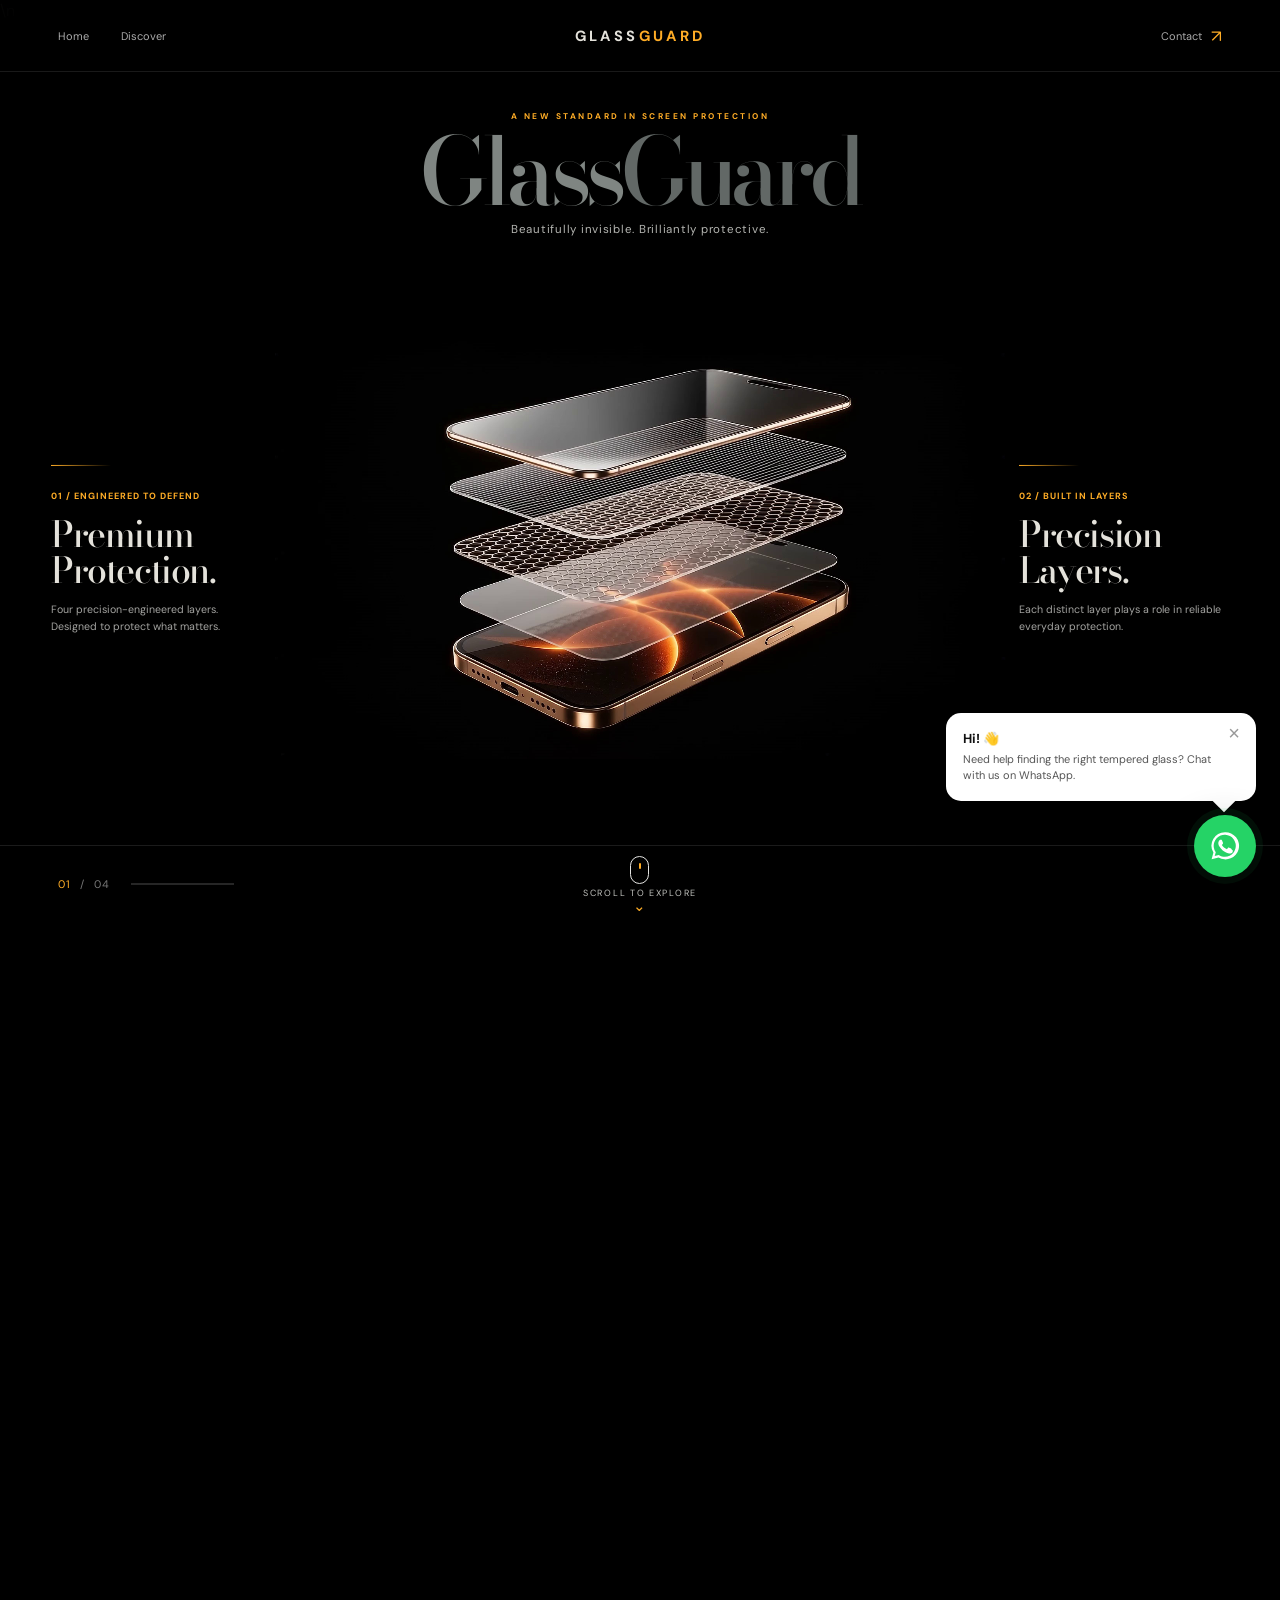
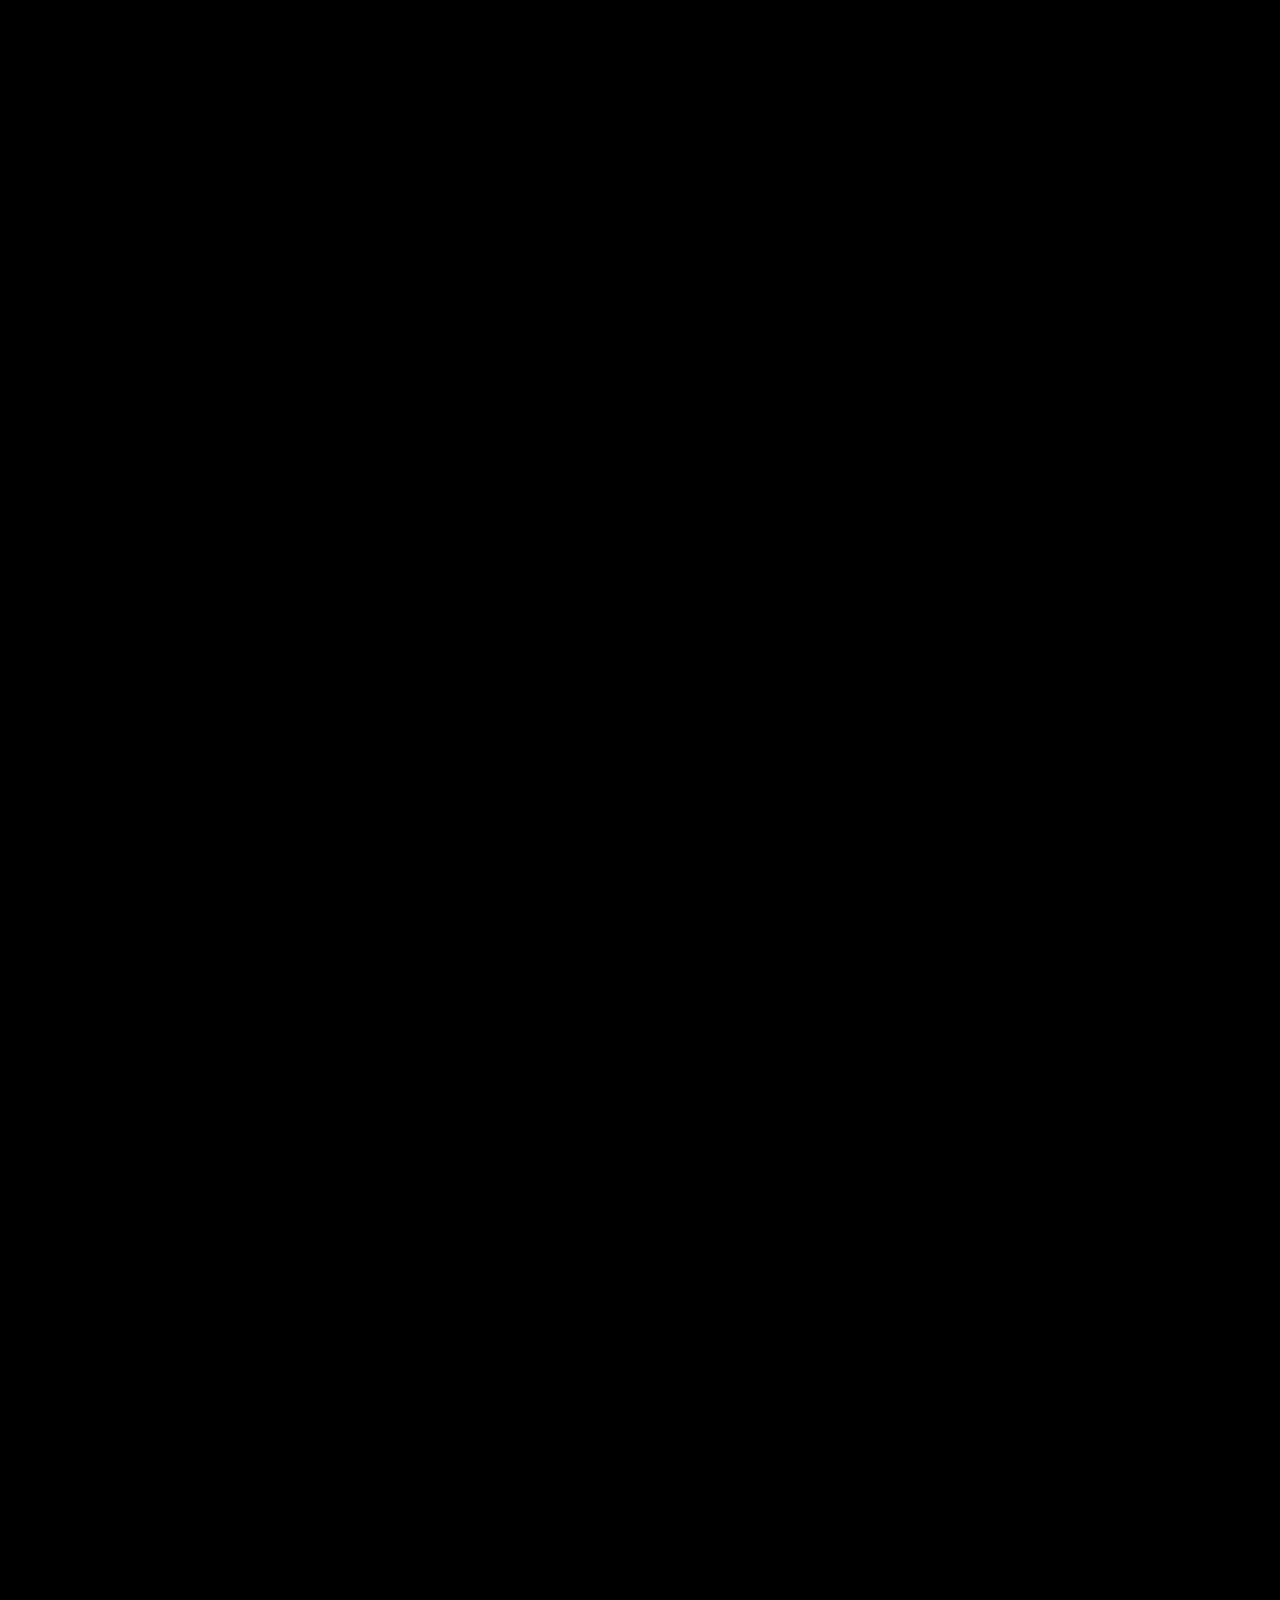
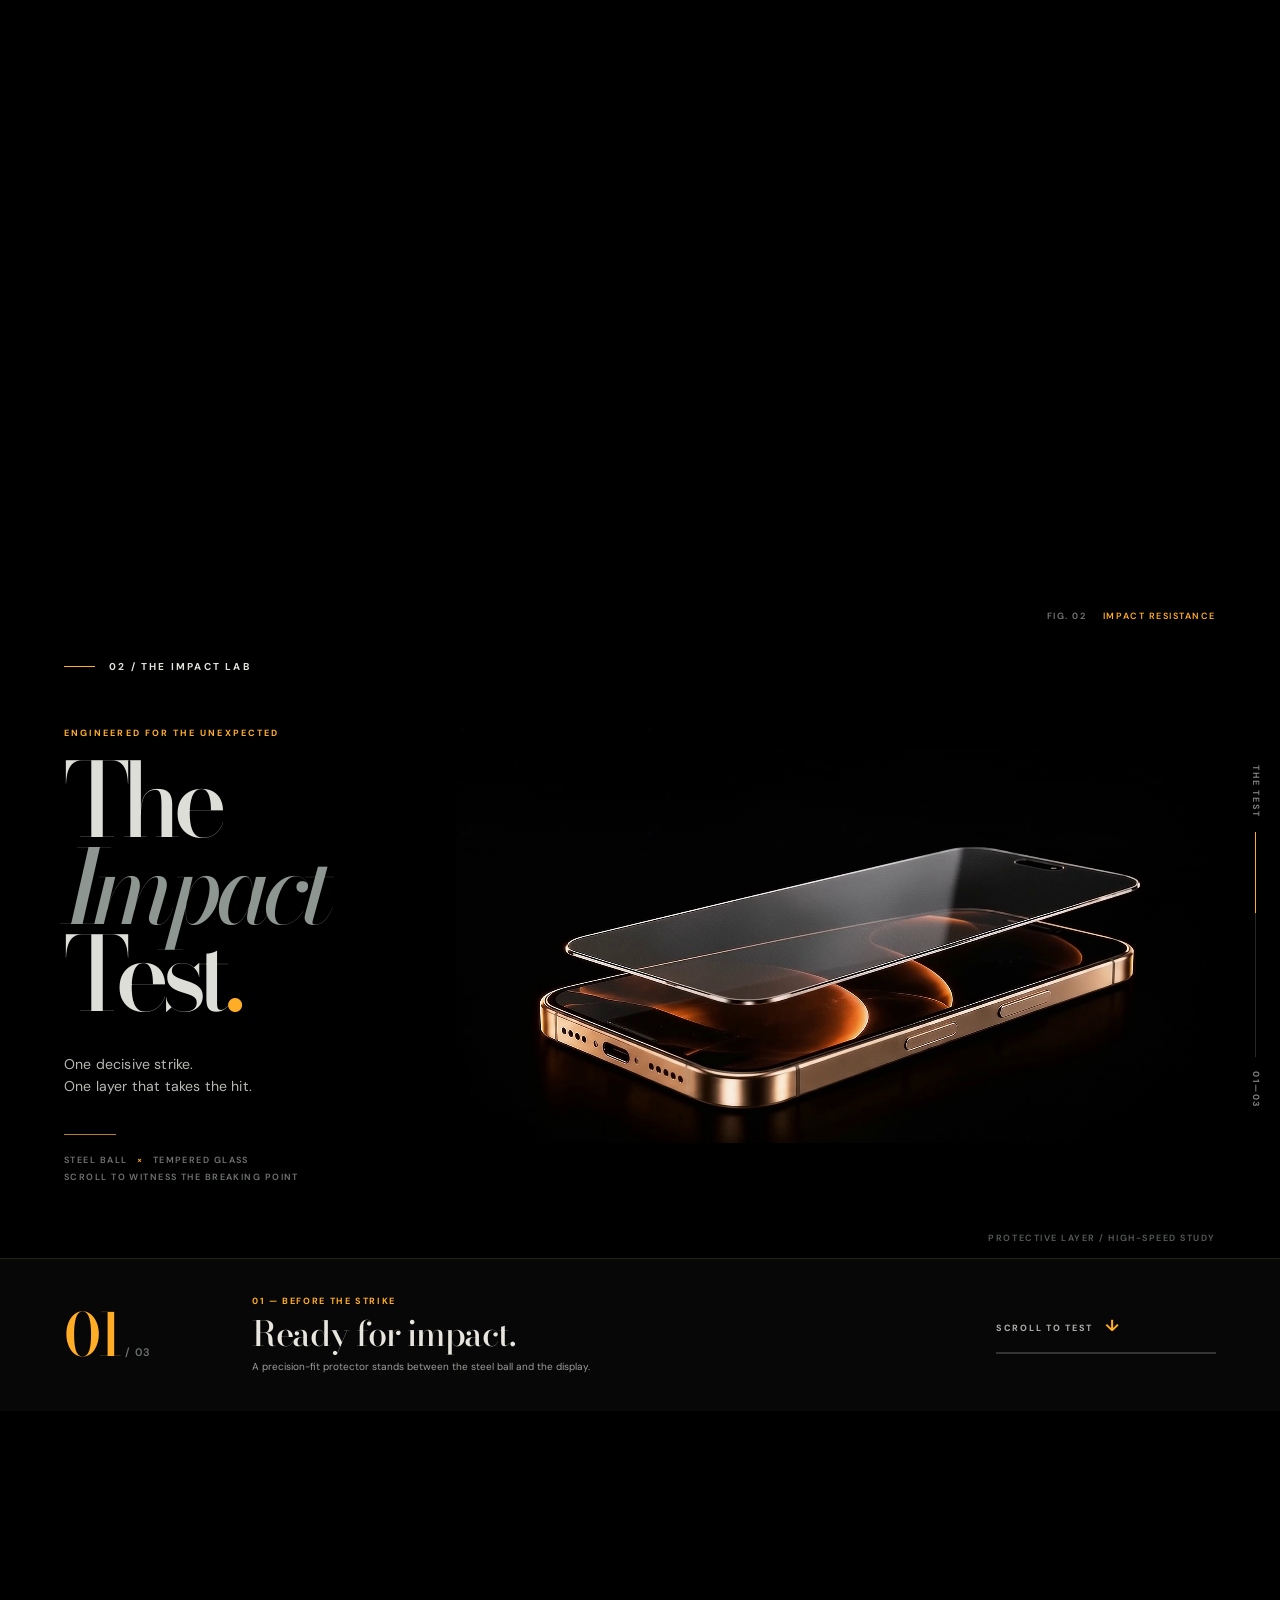
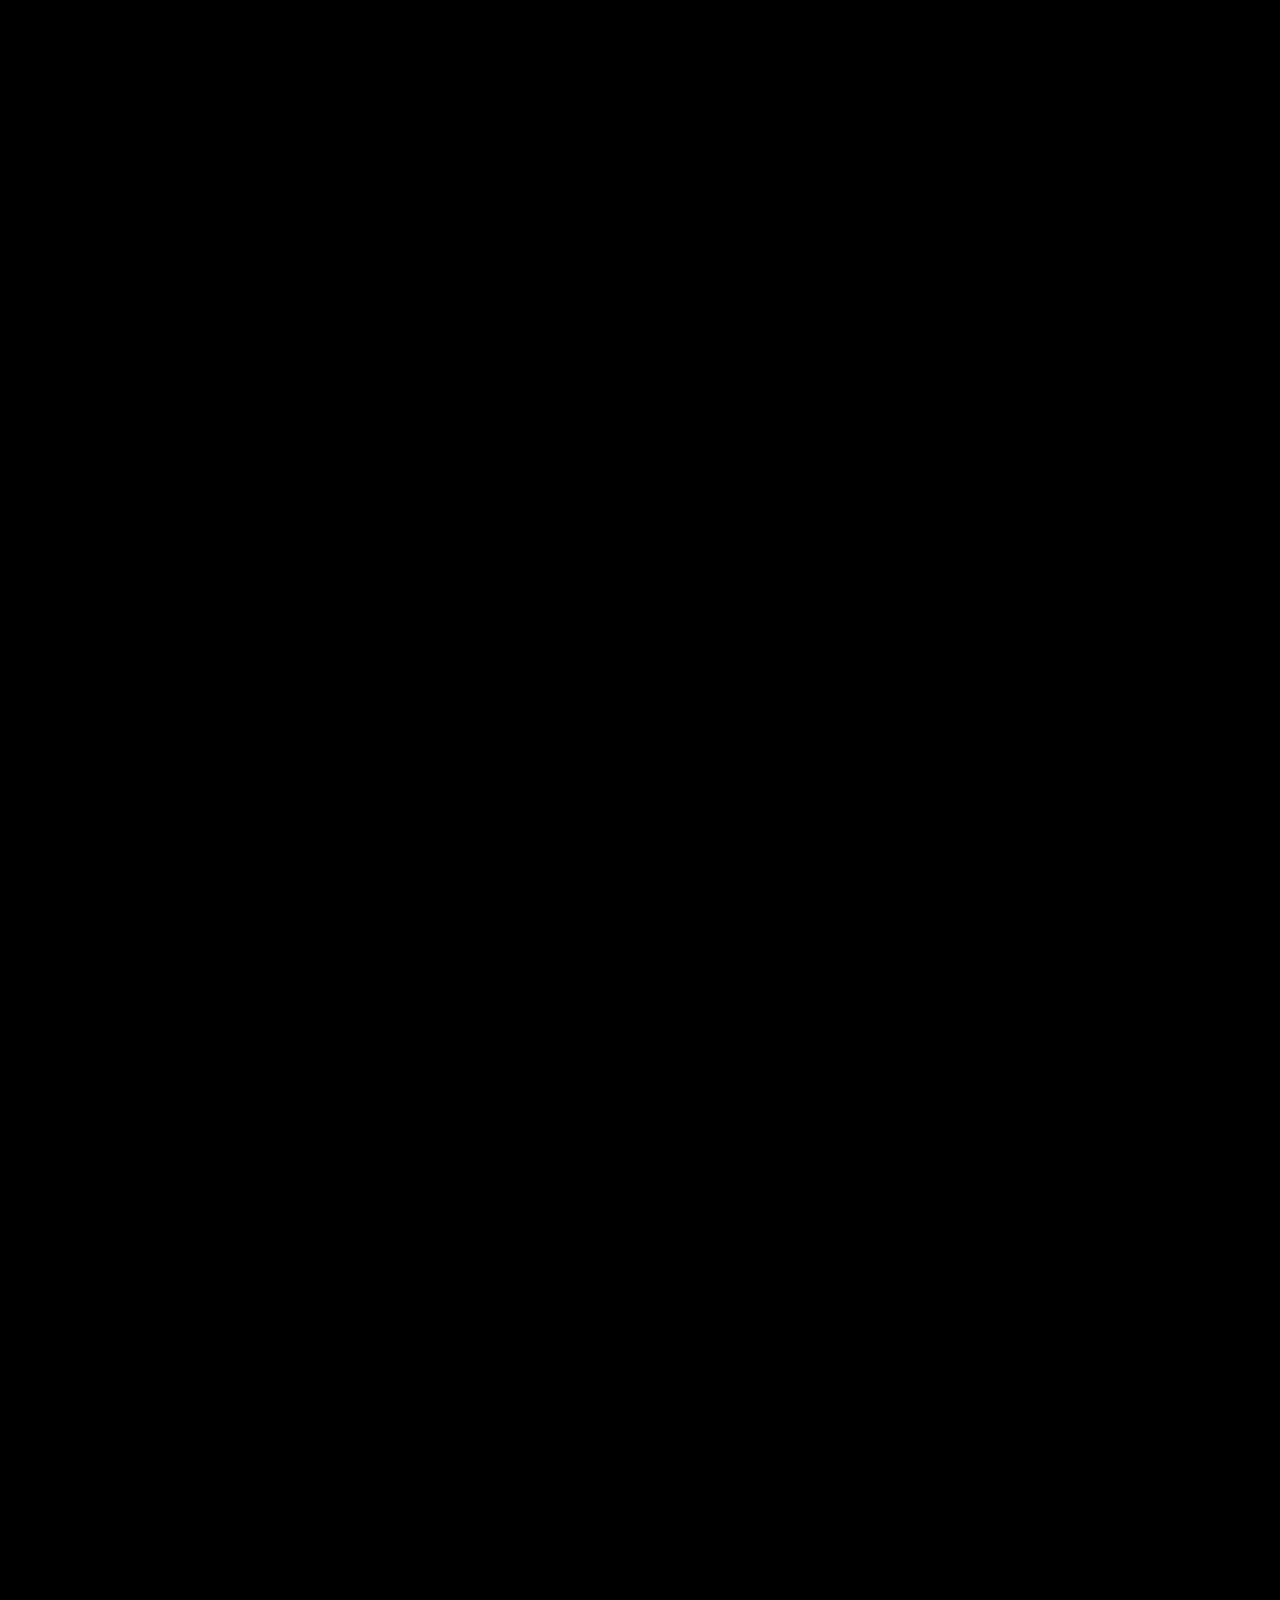
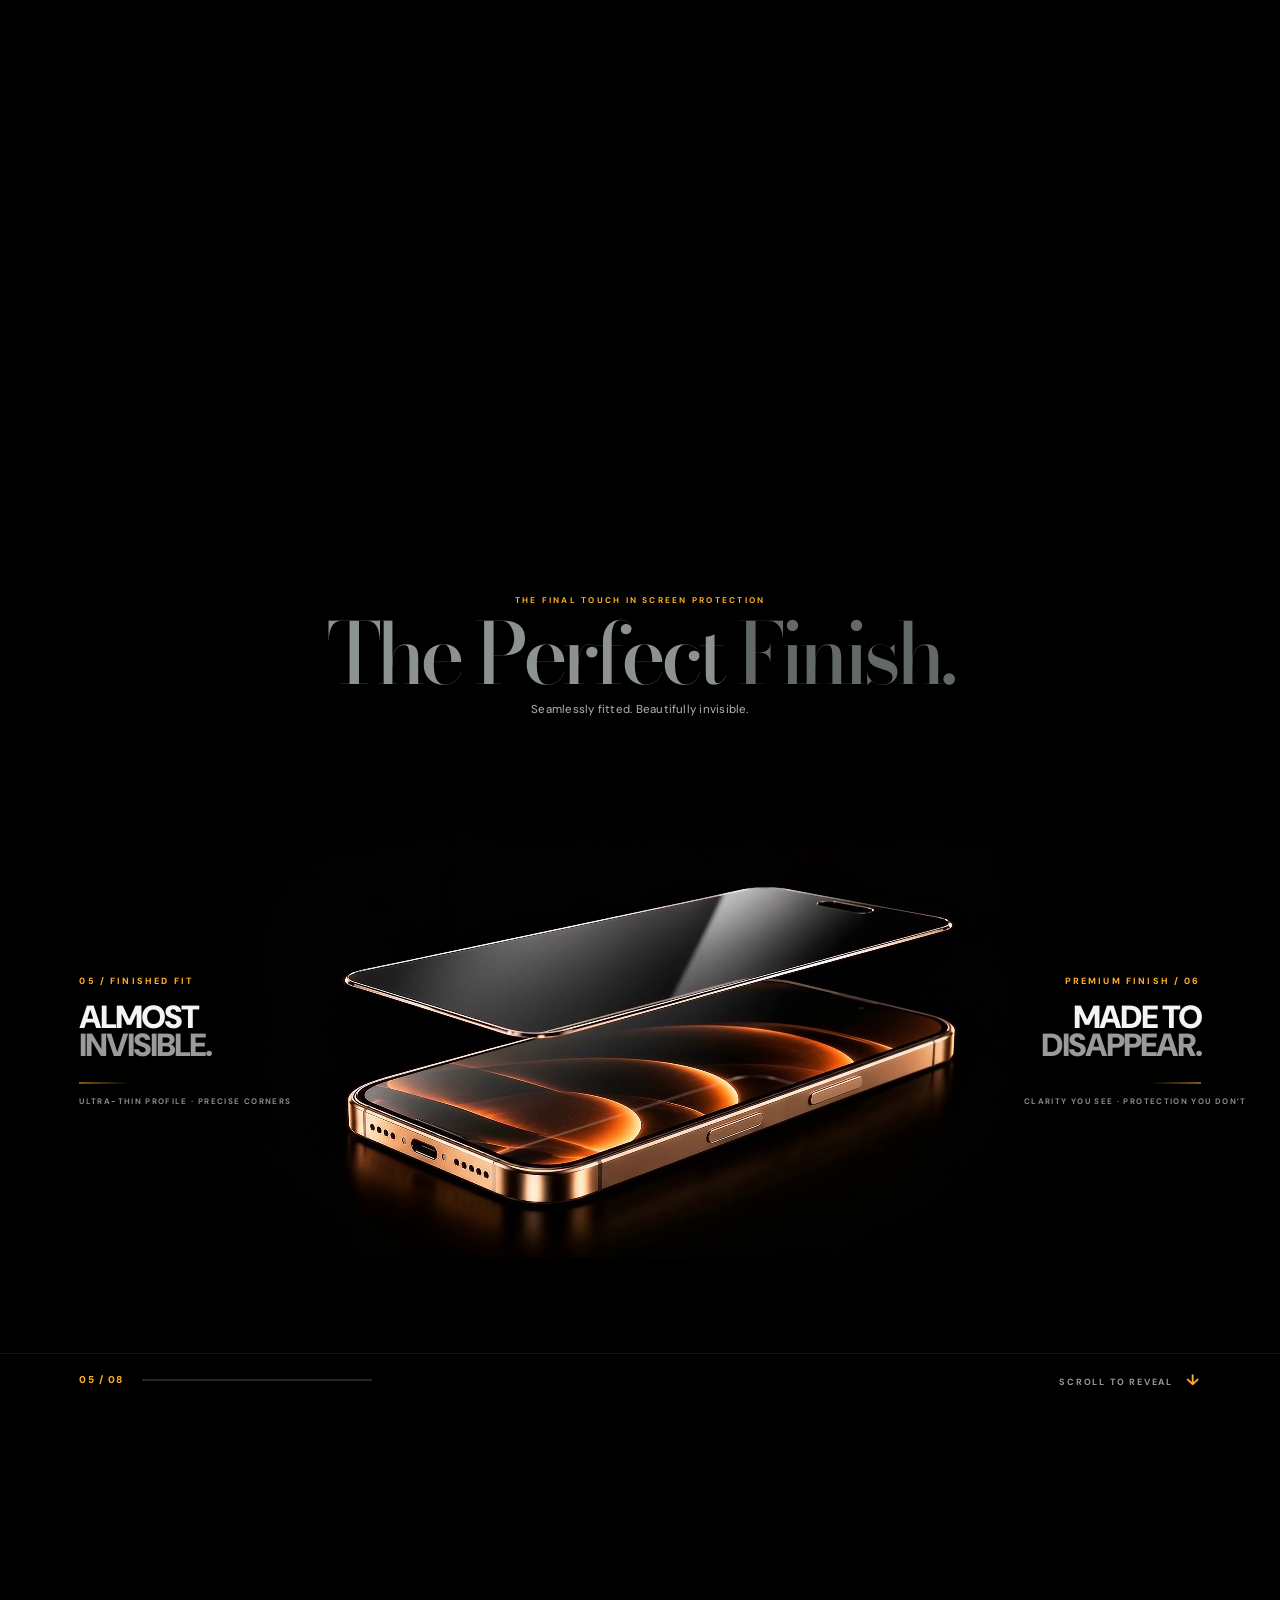
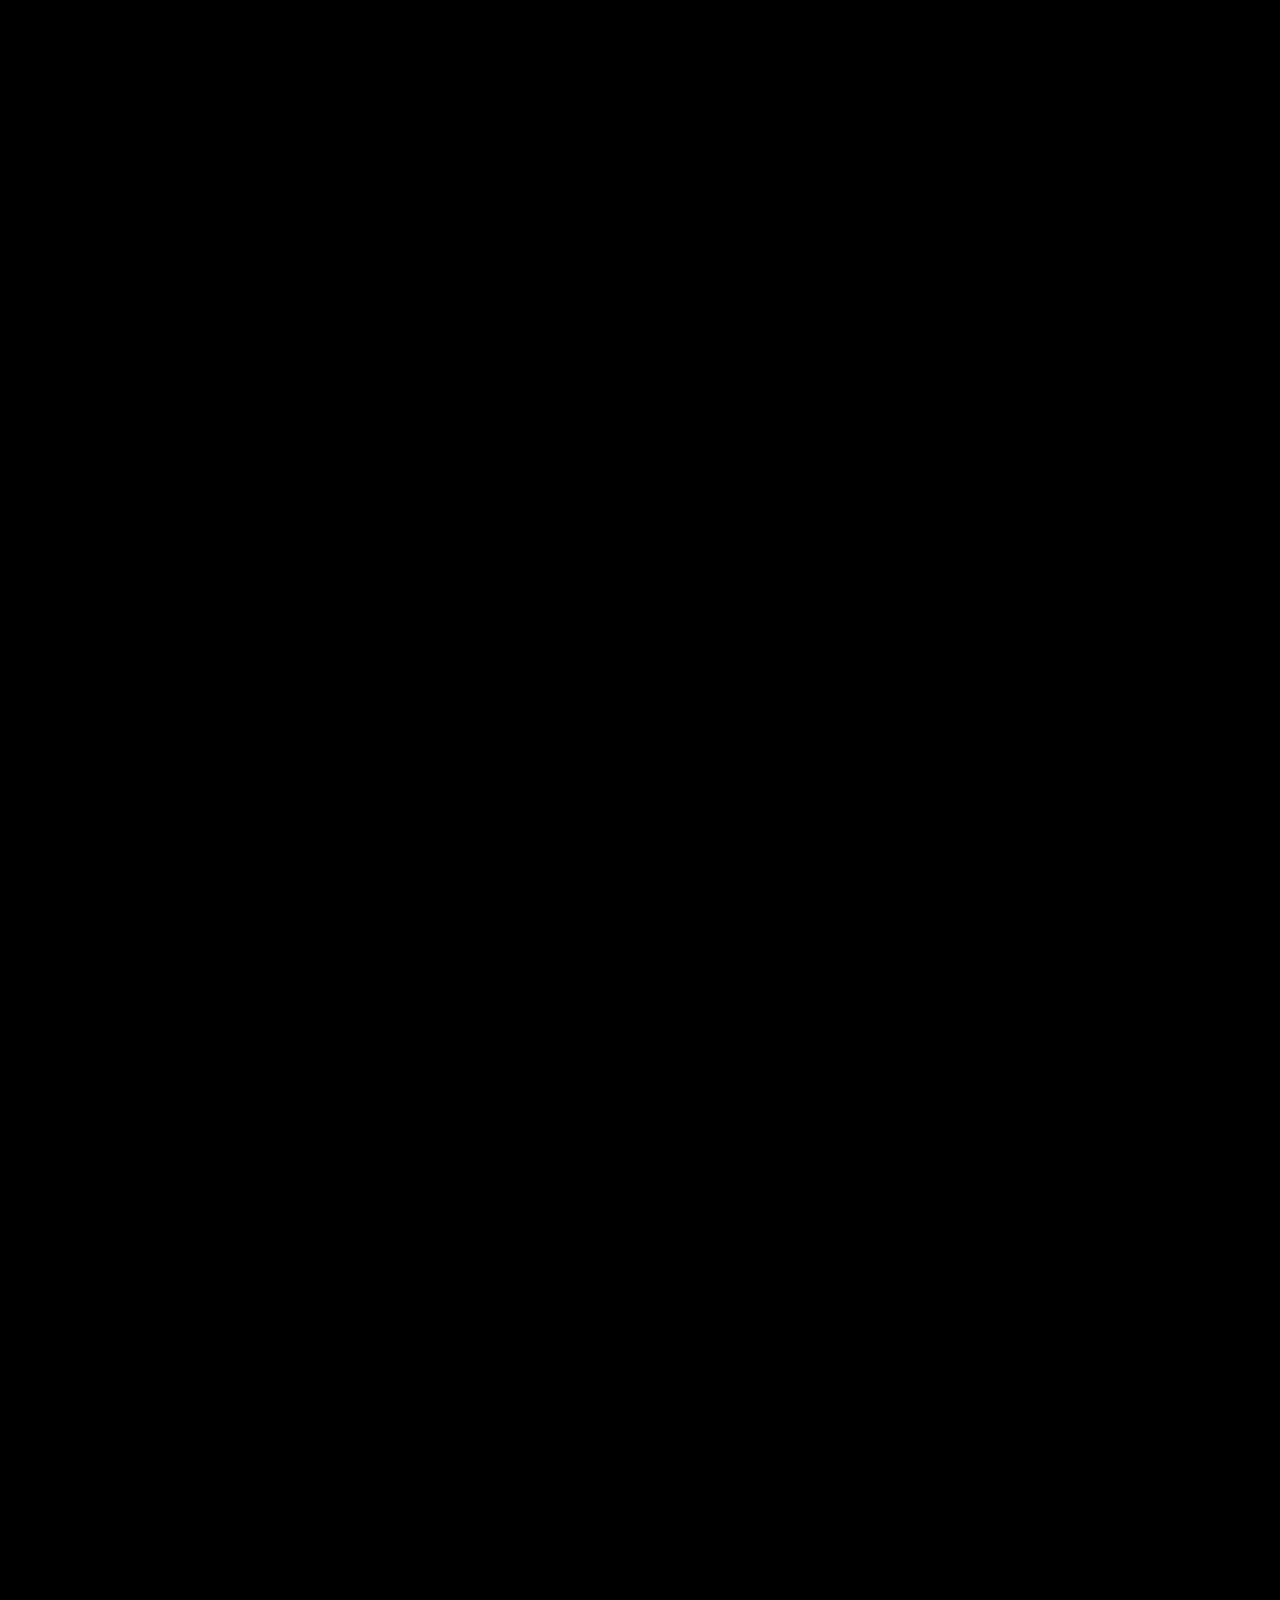
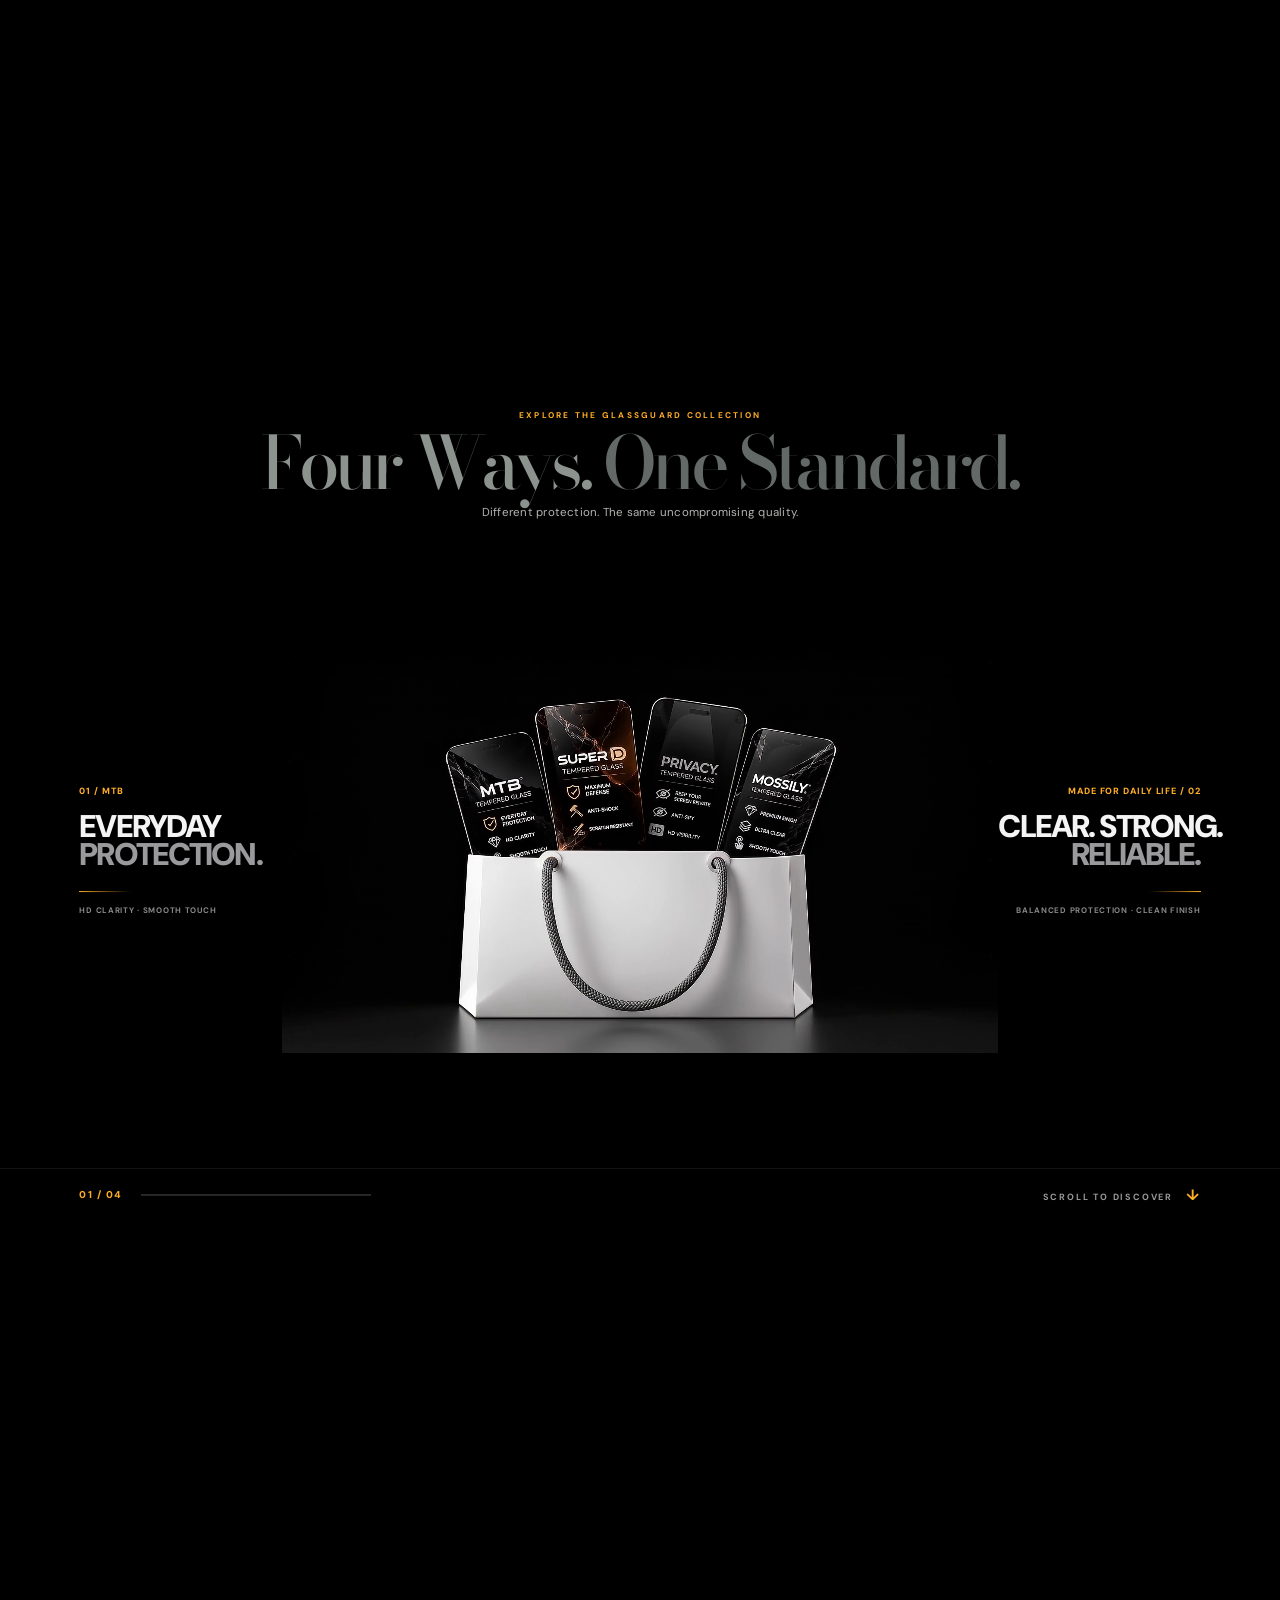
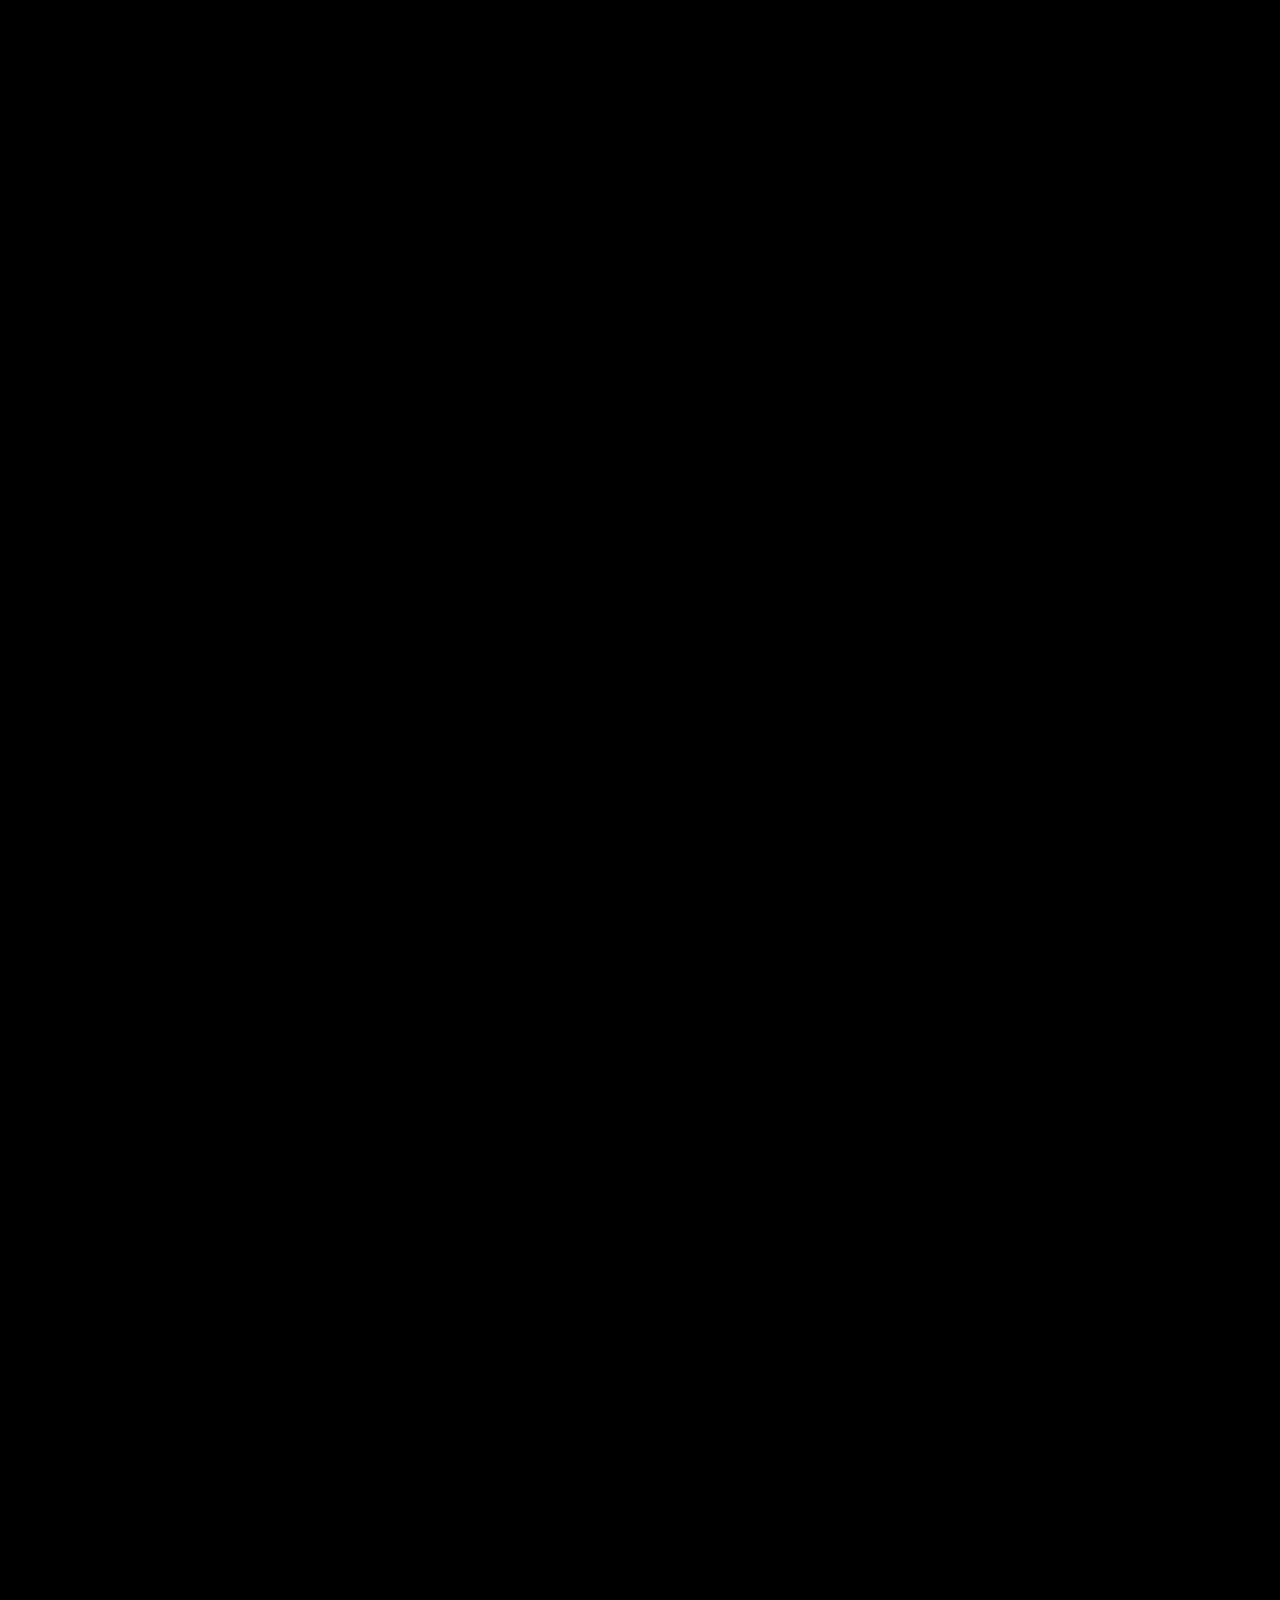
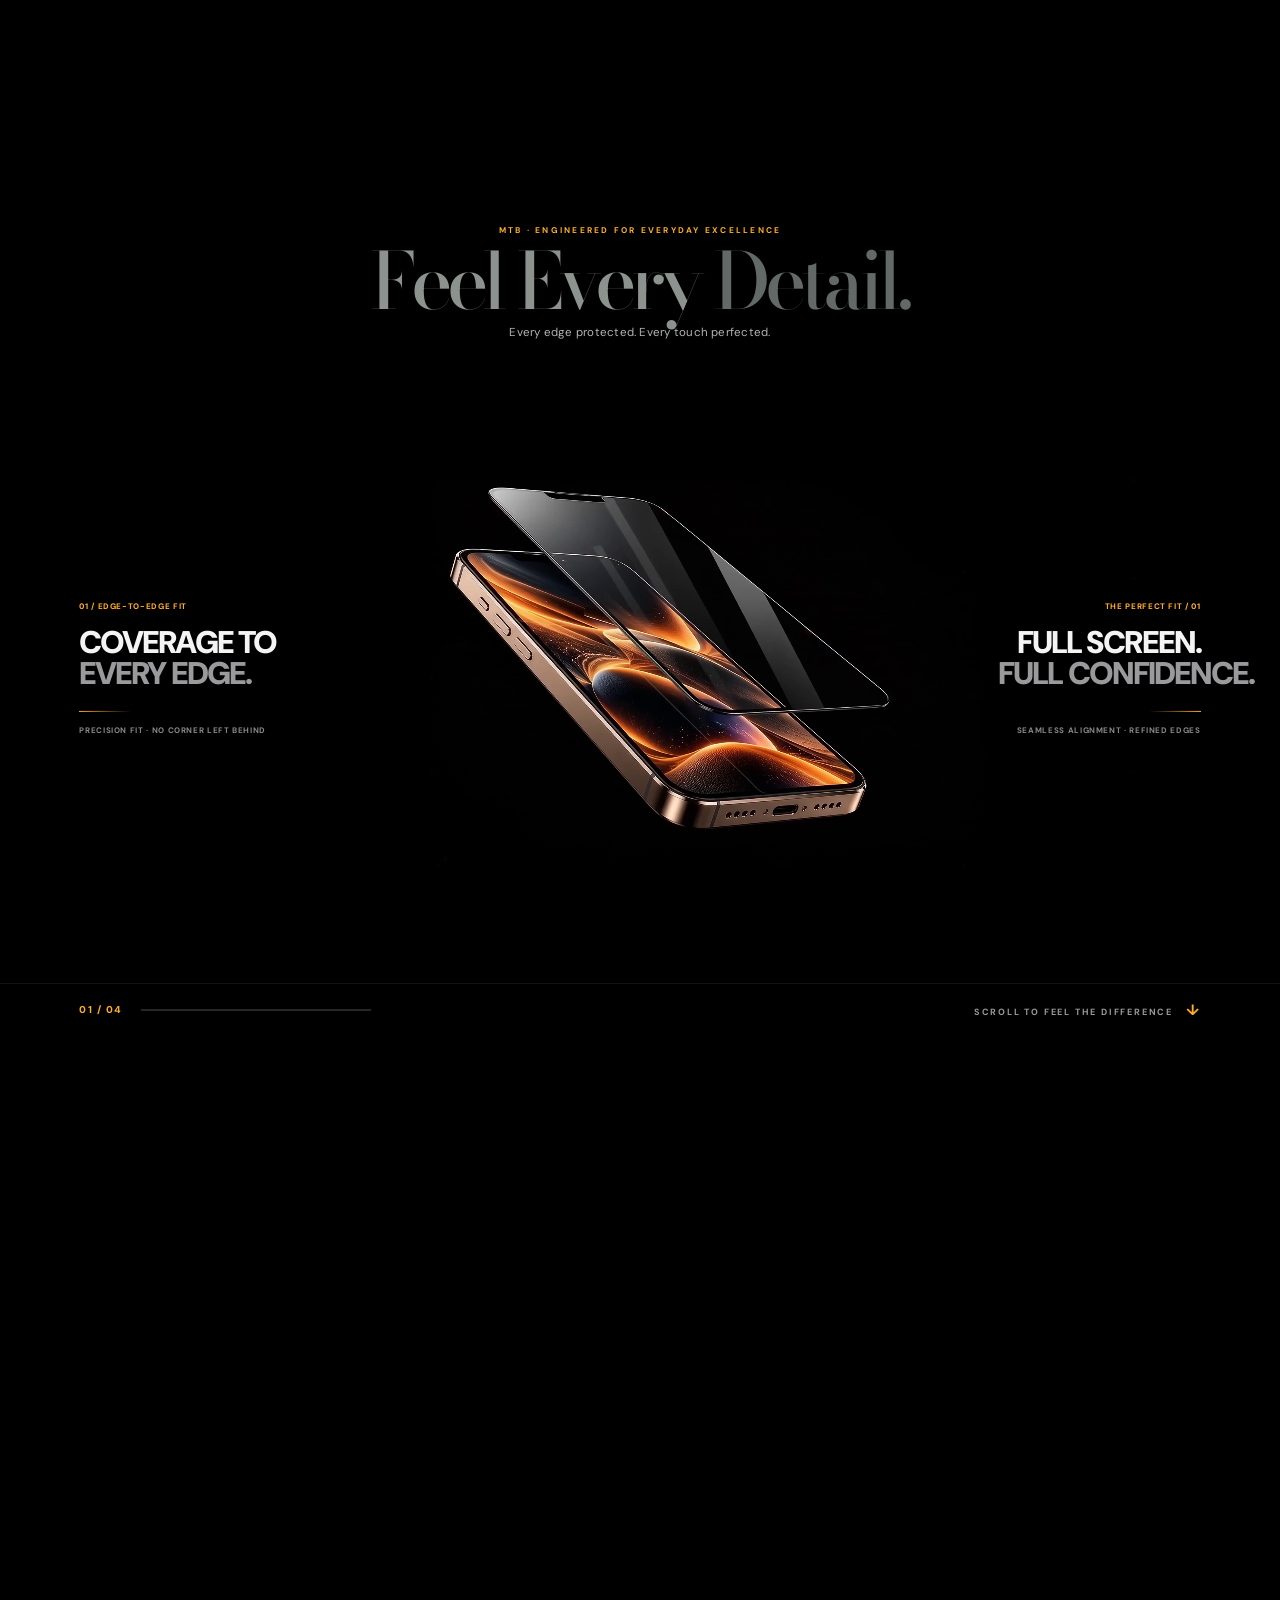
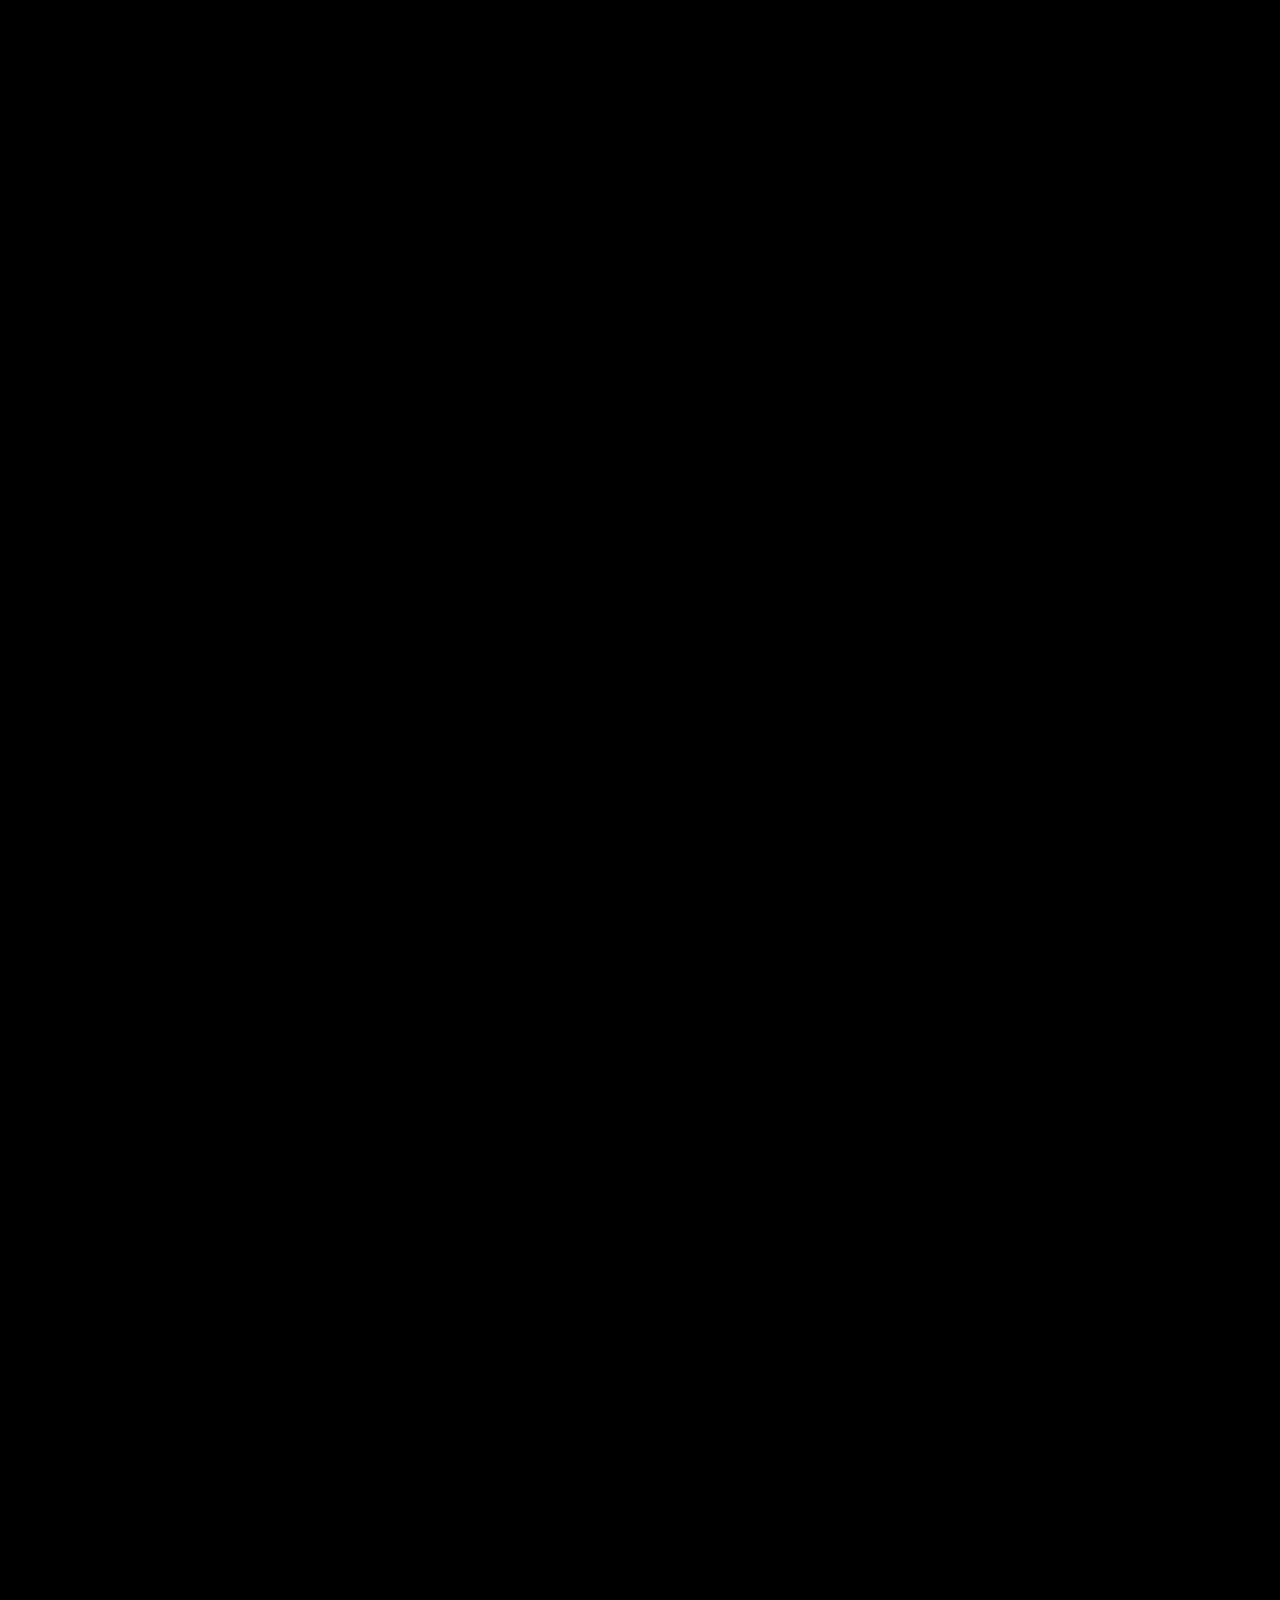
<file: index.html>
<!DOCTYPE html>
<html lang="en">
<head>
  <meta charset="UTF-8">
  <meta name="viewport" content="width=device-width,initial-scale=1,viewport-fit=cover">
  <meta name="theme-color" content="#000000">
  <meta name="description" content="GLASSGUARD — four precision layers. One premium screen protector. Scroll to experience the protection.">
  <title>GLASSGUARD — The Art of Protection</title>
  <link rel="preconnect" href="https://fonts.googleapis.com">
  <link rel="preconnect" href="https://fonts.gstatic.com" crossorigin>
  <link href="https://fonts.googleapis.com/css2?family=Bodoni+Moda:opsz,wght@6..96,500;6..96,600&family=DM+Sans:wght@400;500;600;700;800;900&display=swap" rel="stylesheet">
  <link rel="preload" as="image" href="frames/000.jpg" fetchpriority="high">
  <link rel="stylesheet" href="styles.css">\n  <link rel="stylesheet" href="footer-and-whatsapp.css">
</head>
<body>
      <header class="gg-nav">
        <div class="gg-nav-left"><a href="#home">Home</a><a href="#impact">Discover</a></div>
        <a class="gg-brand" href="#home" aria-label="GlassGuard home">GLASS<span>GUARD</span></a>
        <a class="gg-nav-contact" href="https://wa.me/94759902703?text=Hi%20GlassGuard%2C%20I%20would%20like%20to%20know%20more%20about%20your%20tempered%20glass." target="_blank" rel="noopener noreferrer">Contact <span aria-hidden="true">↗</span></a>
      </header>
<main>
  <section class="gg-scroll-story" id="home" aria-label="GlassGuard cinematic protector demonstration">
    <div class="gg-sticky">


      <div class="gg-heading">
        <p class="gg-eyebrow">A NEW STANDARD IN SCREEN PROTECTION</p>
        <h1>Glass<span>Guard</span></h1>
        <p class="gg-subtitle">Beautifully invisible. Brilliantly protective.</p>
      </div>

      <div class="gg-showcase">
        <aside class="gg-details gg-details-left" aria-label="Product details on the left">
          <div class="gg-detail gg-phase-initial is-visible" data-phase="0">
            <div class="gg-accent"></div><span class="gg-number">01 / ENGINEERED TO DEFEND</span>
            <h2>Premium<br>Protection.</h2>
            <p>Four precision-engineered layers. Designed to protect what matters.</p>
          </div>
          <div class="gg-detail gg-phase-later" data-phase="1" aria-hidden="true">
            <div class="gg-accent"></div><span class="gg-number">03 / SEE EVERY DETAIL</span>
            <h2>Ultimate<br>Clarity.</h2>
            <p>Beautiful visibility through seamlessly unified protective layers.</p>
          </div>
        </aside>

        <div class="gg-media" aria-label="Four screen protector layers assembling over the smartphone">
          <img id="gg-poster" class="gg-static-poster" src="frames/000.jpg" width="1920" height="1080" alt="Four protective glass layers over a gold smartphone" fetchpriority="high" draggable="false">
          <canvas id="gg-animation" class="gg-animation-canvas" width="1920" height="1080" aria-hidden="true"></canvas>
          <div class="gg-frame-loader is-loading" id="gg-frame-loader" role="status" aria-live="polite" aria-busy="true">
            <span class="gg-loader-dot"></span>
            <span>LOADING FRAMES</span>
            <span id="gg-frame-loader-count">0 / 60</span>
          </div>
        </div>

        <aside class="gg-details gg-details-right" aria-label="Product details on the right">
          <div class="gg-detail gg-phase-initial is-visible" data-phase="0">
            <div class="gg-accent"></div><span class="gg-number">02 / BUILT IN LAYERS</span>
            <h2>Precision<br>Layers.</h2>
            <p>Each distinct layer plays a role in reliable everyday protection.</p>
          </div>
          <div class="gg-detail gg-phase-later" data-phase="1" aria-hidden="true">
            <div class="gg-accent"></div><span class="gg-number">04 / THE PERFECT FINISH</span>
            <h2>Perfectly<br>Installed.</h2>
            <p>One ultra-thin protector. A smooth, aligned fit on your phone.</p>
          </div>
        </aside>
      </div>

      <div class="gg-bottom">
        <div class="gg-bottom-progress"><span id="gg-count">01</span> / <span>04</span><div class="gg-progress-rail" role="progressbar" aria-label="Scroll animation progress" aria-valuemin="0" aria-valuemax="100" aria-valuenow="0"><div id="gg-progress"></div></div></div>
        <div class="gg-scroll-center" aria-label="Scroll to explore">
          <span class="gg-mouse" aria-hidden="true"><i></i></span>
          <span>SCROLL TO EXPLORE</span>
          <span class="gg-chevron" aria-hidden="true">⌄</span>
        </div>
      </div>
    </div>
  </section>


  <!-- SECTION 02 · EDITORIAL IMPACT LAB: ONE SITE NAV, DIFFERENT LAYOUT -->
  <section class="gg-scroll-story impact-story" id="impact" aria-label="GlassGuard steel ball impact test">
    <div class="gg-sticky">
      <div class="impact-layout">
        <div class="impact-intro">
          <div class="impact-index"><span class="impact-index-line"></span> 02 / THE IMPACT LAB</div>
          <p class="impact-overline">ENGINEERED FOR THE UNEXPECTED</p>
          <h2 class="impact-headline">The<br><em>Impact</em><br>Test<span class="impact-period">.</span></h2>
          <p class="impact-lead">One decisive strike.<br>One layer that takes the hit.</p>
          <div class="impact-small-rule"></div>
          <p class="impact-technical">STEEL BALL <span>×</span> TEMPERED GLASS<br>SCROLL TO WITNESS THE BREAKING POINT</p>
        </div>

        <div class="impact-visual">
          <div class="gg-media impact-media" aria-label="Steel ball breaks the protector while the smartphone display remains intact">
            <img id="impact-poster" class="gg-static-poster" src="impact-frames/000.jpg" width="1920" height="1080" alt="Steel ball above a transparent tempered glass protector and a smartphone" draggable="false" loading="eager">
            <canvas id="impact-animation" class="gg-animation-canvas" width="1920" height="1080" aria-hidden="true"></canvas>
            <div class="gg-frame-loader is-loading" id="impact-frame-loader" role="status" aria-live="polite" aria-busy="true">
              <span class="gg-loader-dot"></span><span>PREPARING IMPACT</span>
              <span id="impact-frame-loader-count">0 / 40</span>
            </div>
          </div>
          <div class="impact-frame-mark impact-mark-top">FIG. 02 <span>IMPACT RESISTANCE</span></div>
          <div class="impact-frame-mark impact-mark-bottom">PROTECTIVE LAYER / HIGH-SPEED STUDY</div>
        </div>

        <div class="impact-side-meter" aria-hidden="true">
          <span>THE TEST</span>
          <div class="impact-meter-line"><i></i></div>
          <span>01—03</span>
        </div>
      </div>

      <div class="impact-dock">
        <div class="impact-dock-index"><span id="impact-count">01</span><span class="impact-dock-total"> / 03</span></div>
        <div class="impact-phase-area">
          <div class="gg-detail impact-phase is-visible" data-impact-phase="0">
            <div class="impact-phase-kicker">01 — BEFORE THE STRIKE</div>
            <h3>Ready for impact.</h3>
            <p>A precision-fit protector stands between the steel ball and the display.</p>
          </div>
          <div class="gg-detail impact-phase" data-impact-phase="1" aria-hidden="true">
            <div class="impact-phase-kicker">02 — THE MOMENT OF CONTACT</div>
            <h3>The protector takes the hit.</h3>
            <p>Cracks race across the sacrificial glass as the force reaches its peak.</p>
          </div>
          <div class="gg-detail impact-phase" data-impact-phase="2" aria-hidden="true">
            <div class="impact-phase-kicker">03 — THE REVEAL</div>
            <h3>Protection you can see.</h3>
            <p>The protective glass shatters. The smartphone display remains pristine in this CGI demonstration.</p>
          </div>
        </div>
        <div class="impact-dock-progress">
          <div class="impact-progress-label">SCROLL TO TEST <span>↓</span></div>
          <div class="gg-progress-rail" id="impact-progress-rail" role="progressbar" aria-label="Impact animation progress" aria-valuemin="0" aria-valuemax="100" aria-valuenow="0"><div id="impact-progress"></div></div>
        </div>
      </div>
    </div>
  </section>

  <!-- SECTION 03: THE PERFECT FINISH — installed glass, final reveal -->
  <section class="gg-scroll-story finish-story" id="finish" aria-label="GlassGuard final fit and clarity demonstration">
    <div class="gg-sticky finish-sticky">
      <div class="finish-top-spacer" aria-hidden="true"></div>
      <div class="finish-heading" aria-label="The Perfect Finish">
        <p class="finish-heading-eyebrow">THE FINAL TOUCH IN SCREEN PROTECTION</p>
        <h2>The Perfect <span>Finish.</span></h2>
        <p class="finish-heading-subtitle">Seamlessly fitted. Beautifully invisible.</p>
      </div>
      <div class="finish-showcase">
        <aside class="finish-copy finish-copy-left" aria-label="Finish and clarity features">
          <div class="finish-detail is-visible" data-finish-phase="0">
            <div class="finish-eyebrow">05 / FINISHED FIT</div>
            <h2>ALMOST<br><span>INVISIBLE.</span></h2>
            <div class="finish-rule"></div>
            <p>ULTRA-THIN PROFILE · PRECISE CORNERS</p>
          </div>
          <div class="finish-detail" data-finish-phase="1" aria-hidden="true">
            <div class="finish-eyebrow">07 / FINAL REVEAL</div>
            <h2>CRYSTAL<br><span>CLEAR.</span></h2>
            <div class="finish-rule"></div>
            <p>THE DISPLAY STAYS THE HERO</p>
          </div>
        </aside>
        <div class="finish-media" aria-label="Tempered glass protector settling onto a gold smartphone">
          <div class="finish-image-wrap">
            <img id="finish-poster" class="gg-static-poster" src="install-frames/000.jpg" width="1920" height="1080" alt="GlassGuard transparent protector aligned above a gold smartphone" draggable="false">
            <canvas id="finish-animation" class="gg-animation-canvas" width="1920" height="1080" aria-hidden="true"></canvas>
          </div>
          <div class="gg-frame-loader is-loading" id="finish-frame-loader" role="status" aria-live="off" aria-busy="true">
            <span class="gg-loader-dot"></span><span>LOADING THE FINISH</span>
            <span id="finish-frame-loader-count">0 / 40</span>
          </div>
        </div>
        <aside class="finish-copy finish-copy-right" aria-label="Premium finish features">
          <div class="finish-detail is-visible" data-finish-phase="0">
            <div class="finish-eyebrow">PREMIUM FINISH / 06</div>
            <h2>MADE TO<br><span>DISAPPEAR.</span></h2>
            <div class="finish-rule"></div>
            <p>CLARITY YOU SEE · PROTECTION YOU DON’T</p>
          </div>
          <div class="finish-detail" data-finish-phase="1" aria-hidden="true">
            <div class="finish-eyebrow">PRECISION FIT / 08</div>
            <h2>ONE CLEAN<br><span>FINISH.</span></h2>
            <div class="finish-rule"></div>
            <p>SMOOTH TOUCH · EDGE-TO-EDGE CONFIDENCE</p>
          </div>
        </aside>
      </div>
      <div class="finish-bottom">
        <div class="finish-progress-label"><span id="finish-count">05</span> / 08</div>
        <div class="finish-progress-track" id="finish-progress-rail" role="progressbar" aria-label="Final finish animation progress" aria-valuemin="0" aria-valuemax="100" aria-valuenow="0">
          <div id="finish-progress"></div>
        </div>
        <div class="finish-scroll-label">SCROLL TO REVEAL <span aria-hidden="true">↓</span></div>
      </div>
    </div>
  </section>


  <!-- SECTION 04: THE GLASSGUARD COLLECTION — 4 PRODUCT DETAILS / 2 SCROLL PHASES -->
  <section class="gg-scroll-story collection-story" id="collection" aria-label="GlassGuard MTB, Super D, Privacy and Mossily collection">
    <div class="gg-sticky finish-sticky collection-sticky">
      <div class="finish-top-spacer" aria-hidden="true"></div>
      <div class="finish-heading collection-heading">
        <p class="finish-heading-eyebrow">EXPLORE THE GLASSGUARD COLLECTION</p>
        <h2>Four Ways. <span>One Standard.</span></h2>
        <p class="finish-heading-subtitle">Different protection. The same uncompromising quality.</p>
      </div>
      <div class="finish-showcase collection-showcase">
        <aside class="finish-copy finish-copy-left collection-copy" aria-label="Collection benefits on the left">
          <div class="finish-detail collection-detail is-visible" data-collection-phase="0">
            <div class="finish-eyebrow">01 / MTB</div>
            <h2>EVERYDAY<br><span>PROTECTION.</span></h2>
            <div class="finish-rule"></div>
            <p>HD CLARITY · SMOOTH TOUCH</p>
          </div>
          <div class="finish-detail collection-detail" data-collection-phase="1" aria-hidden="true">
            <div class="finish-eyebrow">03 / PRIVACY</div>
            <h2>YOUR SCREEN.<br><span>YOUR BUSINESS.</span></h2>
            <div class="finish-rule"></div>
            <p>ANTI-SPY · CONTROLLED VIEW</p>
          </div>
        </aside>
        <div class="finish-media collection-media" aria-label="Four tempered glass brands displayed above a premium white bag">
          <div class="finish-image-wrap collection-image-wrap">
            <img id="collection-poster" class="gg-static-poster" src="collection-frames/000.jpg" width="1920" height="1080" alt="MTB, Super D, Privacy and Mossily tempered glass products in a white premium shopping bag" draggable="false" loading="eager">
            <canvas id="collection-animation" class="gg-animation-canvas" width="1920" height="1080" aria-hidden="true"></canvas>
          </div>
          <div class="gg-frame-loader is-loading" id="collection-frame-loader" role="status" aria-live="off" aria-busy="true">
            <span class="gg-loader-dot"></span><span>LOADING COLLECTION</span>
            <span id="collection-frame-loader-count">0 / 40</span>
          </div>
        </div>
        <aside class="finish-copy finish-copy-right collection-copy" aria-label="Collection benefits on the right">
          <div class="finish-detail collection-detail is-visible" data-collection-phase="0">
            <div class="finish-eyebrow">MADE FOR DAILY LIFE / 02</div>
            <h2>CLEAR. STRONG.<br><span>RELIABLE.</span></h2>
            <div class="finish-rule"></div>
            <p>BALANCED PROTECTION · CLEAN FINISH</p>
          </div>
          <div class="finish-detail collection-detail" data-collection-phase="1" aria-hidden="true">
            <div class="finish-eyebrow">PRIVATE FROM THE SIDE / 04</div>
            <h2>CLEAR FOR YOU.<br><span>DARK FOR THEM.</span></h2>
            <div class="finish-rule"></div>
            <p>PRIVACY FILTER · CLEAN VISIBILITY</p>
          </div>
        </aside>
      </div>
      <div class="finish-bottom collection-bottom">
        <div class="finish-progress-label"><span id="collection-count">01</span> / 04</div>
        <div class="finish-progress-track" id="collection-progress-rail" role="progressbar" aria-label="Collection animation progress" aria-valuemin="0" aria-valuemax="100" aria-valuenow="0">
          <div id="collection-progress"></div>
        </div>
        <div class="finish-scroll-label">SCROLL TO DISCOVER <span aria-hidden="true">↓</span></div>
      </div>
    </div>
  </section>


  <!-- SECTION 05: MTB / EVERY TOUCH, EVERY EDGE -->
  <section class="gg-scroll-story mtb-story" id="mtb" aria-label="MTB edge-to-edge protection, responsive touch, crystal clarity and water repellency">
    <div class="gg-sticky finish-sticky mtb-sticky">
      <div class="finish-top-spacer" aria-hidden="true"></div>
      <div class="finish-heading mtb-heading">
        <p class="finish-heading-eyebrow">MTB · ENGINEERED FOR EVERYDAY EXCELLENCE</p>
        <h2>Feel Every <span>Detail.</span></h2>
        <p class="finish-heading-subtitle">Every edge protected. Every touch perfected.</p>
      </div>
      <div class="finish-showcase mtb-showcase">
        <aside class="finish-copy finish-copy-left mtb-copy" aria-label="MTB protection features">
          <div class="finish-detail mtb-detail is-visible" data-mtb-phase="0">
            <div class="finish-eyebrow">01 / EDGE-TO-EDGE FIT</div>
            <h2>COVERAGE TO<br><span>EVERY EDGE.</span></h2>
            <div class="finish-rule"></div>
            <p>PRECISION FIT · NO CORNER LEFT BEHIND</p>
          </div>
          <div class="finish-detail mtb-detail" data-mtb-phase="1" aria-hidden="true">
            <div class="finish-eyebrow">02 / RESPONSIVE TOUCH</div>
            <h2>TOUCH IN.<br><span>ACTION OUT.</span></h2>
            <div class="finish-rule"></div>
            <p>EVERY TAP FEELS INSTANT</p>
          </div>
          <div class="finish-detail mtb-detail" data-mtb-phase="2" aria-hidden="true">
            <div class="finish-eyebrow">03 / HIGH TRANSPARENCY</div>
            <h2>SEE IT ALL.<br><span>LOSE NOTHING.</span></h2>
            <div class="finish-rule"></div>
            <p>CRYSTAL-CLEAR VIEW · TRUE-TO-LIFE DETAIL</p>
          </div>
          <div class="finish-detail mtb-detail" data-mtb-phase="3" aria-hidden="true">
            <div class="finish-eyebrow">04 / HYDROPHOBIC FINISH</div>
            <h2>WATER BEADS.<br><span>BEAUTY STAYS.</span></h2>
            <div class="finish-rule"></div>
            <p>WATER-REPELLENT · EFFORTLESSLY CLEAN</p>
          </div>
        </aside>

        <div class="finish-media mtb-media" aria-label="MTB premium tempered glass demonstration">
          <div class="finish-image-wrap mtb-image-wrap">
            <img id="mtb-poster" class="gg-static-poster" src="mtb-frames/000.jpg" width="1920" height="1080" alt="Tempered glass hovering over the front display of a gold smartphone" draggable="false" loading="eager">
            <canvas id="mtb-animation" class="gg-animation-canvas" width="1920" height="1080" aria-hidden="true"></canvas>
          </div>
          <div class="gg-frame-loader is-loading" id="mtb-frame-loader" role="status" aria-live="off" aria-busy="true">
            <span class="gg-loader-dot"></span><span>PREPARING MTB EXPERIENCE</span>
            <span id="mtb-frame-loader-count">0 / 60</span>
          </div>
        </div>

        <aside class="finish-copy finish-copy-right mtb-copy" aria-label="MTB performance benefits">
          <div class="finish-detail mtb-detail is-visible" data-mtb-phase="0">
            <div class="finish-eyebrow">THE PERFECT FIT / 01</div>
            <h2>FULL SCREEN.<br><span>FULL CONFIDENCE.</span></h2>
            <div class="finish-rule"></div>
            <p>SEAMLESS ALIGNMENT · REFINED EDGES</p>
          </div>
          <div class="finish-detail mtb-detail" data-mtb-phase="1" aria-hidden="true">
            <div class="finish-eyebrow">BUILT TO KEEP UP / 02</div>
            <h2>FAST MOVES.<br><span>FLAWLESS FEEL.</span></h2>
            <div class="finish-rule"></div>
            <p>SMOOTH SWIPES · PRECISE CONTROL</p>
          </div>
          <div class="finish-detail mtb-detail" data-mtb-phase="2" aria-hidden="true">
            <div class="finish-eyebrow">CLARITY WITHOUT COMPROMISE / 03</div>
            <h2>PURE COLOUR.<br><span>ZERO DISTRACTION.</span></h2>
            <div class="finish-rule"></div>
            <p>VIVID VISUALS · BEAUTIFULLY TRANSPARENT</p>
          </div>
          <div class="finish-detail mtb-detail" data-mtb-phase="3" aria-hidden="true">
            <div class="finish-eyebrow">EVERYDAY EASY CLEAN / 04</div>
            <h2>DROPS ROLL.<br><span>CLARITY REMAINS.</span></h2>
            <div class="finish-rule"></div>
            <p>BEADED DROPLETS · A FRESH FINISH</p>
          </div>
        </aside>
      </div>
      <div class="finish-bottom mtb-bottom">
        <div class="finish-progress-label"><span id="mtb-count">01</span> / 04</div>
        <div class="finish-progress-track" id="mtb-progress-rail" role="progressbar" aria-label="MTB features animation progress" aria-valuemin="0" aria-valuemax="100" aria-valuenow="0">
          <div id="mtb-progress"></div>
        </div>
        <div class="finish-scroll-label">SCROLL TO FEEL THE DIFFERENCE <span aria-hidden="true">↓</span></div>
      </div>
    </div>
  </section>


  <!-- SECTION 06: SUPER D / ENGINEERED TO ENDURE -->
  <section class="gg-scroll-story superd-story" id="superd" aria-label="SUPER D thick glue, scratch resistance, maximum defense and premium final reveal">
    <div class="gg-sticky finish-sticky superd-sticky">
      <div class="finish-top-spacer" aria-hidden="true"></div>
      <div class="finish-heading superd-heading">
        <p class="finish-heading-eyebrow">SUPER D · PREMIUM TEMPERED GLASS</p>
        <h2>Built Beyond <span>Limits.</span></h2>
        <p class="finish-heading-subtitle">Precision in every layer. Confidence in every touch.</p>
      </div>
      <div class="finish-showcase superd-showcase">
        <aside class="finish-copy finish-copy-left superd-copy" aria-label="SUPER D performance details on the left">
          <div class="finish-detail superd-detail is-visible" data-superd-phase="0">
            <div class="finish-eyebrow">01 / PRECISION BOND</div>
            <h2>SEAMLESS<br><span>FROM EDGE TO EDGE.</span></h2>
            <div class="finish-rule"></div>
            <p>SMOOTH INSTALLATION · A REFINED FIT</p>
          </div>
          <div class="finish-detail superd-detail" data-superd-phase="1" aria-hidden="true">
            <div class="finish-eyebrow">02 / KEY TEST</div>
            <h2>SCRATCH<br><span>RESISTANT.</span></h2>
            <div class="finish-rule"></div>
            <p>BUILT FOR DAILY CONTACT · TOUGH SURFACE</p>
          </div>
          <div class="finish-detail superd-detail" data-superd-phase="2" aria-hidden="true">
            <div class="finish-eyebrow">03 / LAYERED STRENGTH</div>
            <h2>STRONGER<br><span>BY DESIGN.</span></h2>
            <div class="finish-rule"></div>
            <p>ENGINEERED LAYERS · EVERYDAY CONFIDENCE</p>
          </div>
          <div class="finish-detail superd-detail" data-superd-phase="3" aria-hidden="true">
            <div class="finish-eyebrow">04 / FINAL REVEAL</div>
            <h2>THE FINISH<br><span>SAYS IT ALL.</span></h2>
            <div class="finish-rule"></div>
            <p>PURE CLARITY · A FLAWLESS LOOK</p>
          </div>
        </aside>

        <div class="finish-media superd-media" aria-label="SUPER D protector application, key scratch demonstration and premium reveal">
          <div class="finish-image-wrap superd-image-wrap">
            <img id="superd-poster" class="gg-static-poster" src="superd-frames/000.jpg" width="1920" height="1080" alt="SUPER D tempered glass aligned with a premium smartphone" draggable="false" loading="eager">
            <canvas id="superd-animation" class="gg-animation-canvas" width="1920" height="1080" aria-hidden="true"></canvas>
          </div>
          <div class="gg-frame-loader is-loading" id="superd-frame-loader" role="status" aria-live="off" aria-busy="true">
            <span class="gg-loader-dot"></span><span>PREPARING SUPER D</span>
            <span id="superd-frame-loader-count">0 / 60</span>
          </div>
        </div>

        <aside class="finish-copy finish-copy-right superd-copy" aria-label="SUPER D features on the right">
          <div class="finish-detail superd-detail is-visible" data-superd-phase="0">
            <div class="finish-eyebrow">THICK GLUE / 01</div>
            <h2>DEEPER BOND.<br><span>PERFECT FIT.</span></h2>
            <div class="finish-rule"></div>
            <p>THICK GLUE · SECURE ADHESION · SMOOTH FINISH</p>
          </div>
          <div class="finish-detail superd-detail" data-superd-phase="1" aria-hidden="true">
            <div class="finish-eyebrow">SCRATCH RESISTANT / 02</div>
            <h2>KEYS OUT.<br><span>CONFIDENCE IN.</span></h2>
            <div class="finish-rule"></div>
            <p>KEY-TEST VISUAL · SURFACE RESILIENCE</p>
          </div>
          <div class="finish-detail superd-detail" data-superd-phase="2" aria-hidden="true">
            <div class="finish-eyebrow">MAXIMUM DEFENSE / 03</div>
            <h2>MAXIMUM<br><span>DEFENSE.</span></h2>
            <div class="finish-rule"></div>
            <p>BUILT TO TAKE ON EVERYDAY CHALLENGES</p>
          </div>
          <div class="finish-detail superd-detail" data-superd-phase="3" aria-hidden="true">
            <div class="finish-eyebrow">SUPER D / FINAL PREMIUM REVEAL</div>
            <h2>PROTECTION.<br><span>PERFECTED.</span></h2>
            <div class="finish-rule"></div>
            <p>CRYSTAL-CLEAR LOOK · PREMIUM PRESENCE</p>
          </div>
        </aside>
      </div>
      <div class="finish-bottom superd-bottom">
        <div class="finish-progress-label"><span id="superd-count">01</span> / 04</div>
        <div class="finish-progress-track" id="superd-progress-rail" role="progressbar" aria-label="SUPER D demonstration progress" aria-valuemin="0" aria-valuemax="100" aria-valuenow="0">
          <div id="superd-progress"></div>
        </div>
        <div class="finish-scroll-label">SCROLL TO EXPERIENCE SUPER D <span aria-hidden="true">↓</span></div>
      </div>
    </div>
  </section>


  <!-- SECTION 07: PRIVACY TEMPERED GLASS / CLEAR HEAD-ON, PRIVATE FROM THE SIDE -->
  <section class="gg-scroll-story privacy-story" id="privacy" aria-label="Privacy tempered glass angle-dependent screen blackout demonstration">
    <div class="gg-sticky finish-sticky privacy-sticky">
      <div class="finish-top-spacer" aria-hidden="true"></div>
      <div class="finish-heading privacy-heading">
        <p class="finish-heading-eyebrow">PRIVACY GLASS · CONTROL WHAT OTHERS SEE</p>
        <h2>Privacy. <span>Perfected.</span></h2>
        <p class="finish-heading-subtitle">Brilliant head-on. Beautifully private from the side.</p>
      </div>
      <div class="finish-showcase privacy-showcase">
        <aside class="finish-copy finish-copy-left privacy-copy" aria-label="Privacy glass features on the left">
          <div class="finish-detail privacy-detail is-visible" data-privacy-phase="0">
            <div class="finish-eyebrow">01 / DIRECT VIEW</div>
            <h2>CRYSTAL<br><span>CLEAR.</span></h2>
            <div class="finish-rule"></div>
            <p>BRILLIANT FRONT VIEW · EVERY DETAIL IN FOCUS</p>
          </div>
          <div class="finish-detail privacy-detail" data-privacy-phase="1" aria-hidden="true">
            <div class="finish-eyebrow">02 / VIEWING ANGLE</div>
            <h2>THE ANGLE<br><span>CHANGES.</span></h2>
            <div class="finish-rule"></div>
            <p>THE DISPLAY STARTS TO DIM FROM THE SIDE</p>
          </div>
          <div class="finish-detail privacy-detail" data-privacy-phase="2" aria-hidden="true">
            <div class="finish-eyebrow">03 / SIDE-VIEW BLACKOUT</div>
            <h2>DARK FROM<br><span>THE SIDE.</span></h2>
            <div class="finish-rule"></div>
            <p>LESS VISIBLE TO PEOPLE BESIDE YOU</p>
          </div>
          <div class="finish-detail privacy-detail" data-privacy-phase="3" aria-hidden="true">
            <div class="finish-eyebrow">04 / PRIVATE BY DESIGN</div>
            <h2>SEEN<br><span>BY YOU.</span></h2>
            <div class="finish-rule"></div>
            <p>MORE CONTROL OVER YOUR EVERYDAY VIEW</p>
          </div>
        </aside>

        <div class="finish-media privacy-media" aria-label="Phone playing a car video, gradually blacking out as the viewing angle changes">
          <div class="finish-image-wrap privacy-image-wrap">
            <img id="privacy-poster" class="gg-static-poster" src="privacy-frames/000.jpg" width="1920" height="1080" alt="Privacy glass phone display with a car video visible from the front" draggable="false" loading="eager">
            <canvas id="privacy-animation" class="gg-animation-canvas" width="1920" height="1080" aria-hidden="true"></canvas>
          </div>
          <div class="gg-frame-loader is-loading" id="privacy-frame-loader" role="status" aria-live="off" aria-busy="true">
            <span class="gg-loader-dot"></span><span>PREPARING PRIVACY EXPERIENCE</span>
            <span id="privacy-frame-loader-count">0 / 40</span>
          </div>
        </div>

        <aside class="finish-copy finish-copy-right privacy-copy" aria-label="Privacy glass benefits on the right">
          <div class="finish-detail privacy-detail is-visible" data-privacy-phase="0">
            <div class="finish-eyebrow">YOUR PERFECT VIEW / 01</div>
            <h2>YOUR VIEW.<br><span>UNCOMPROMISED.</span></h2>
            <div class="finish-rule"></div>
            <p>COLOURFUL CONTENT · CLARITY FROM THE FRONT</p>
          </div>
          <div class="finish-detail privacy-detail" data-privacy-phase="1" aria-hidden="true">
            <div class="finish-eyebrow">SIDE VIEW FILTER / 02</div>
            <h2>PRIVACY<br><span>TAKES OVER.</span></h2>
            <div class="finish-rule"></div>
            <p>AN ANGLE-DEPENDENT PRIVACY EFFECT</p>
          </div>
          <div class="finish-detail privacy-detail" data-privacy-phase="2" aria-hidden="true">
            <div class="finish-eyebrow">ONLY WHAT YOU CHOOSE / 03</div>
            <h2>YOUR SCREEN.<br><span>YOUR BUSINESS.</span></h2>
            <div class="finish-rule"></div>
            <p>HELP KEEP SIDE GLANCES AT BAY</p>
          </div>
          <div class="finish-detail privacy-detail" data-privacy-phase="3" aria-hidden="true">
            <div class="finish-eyebrow">THE FINAL PRIVACY REVEAL / 04</div>
            <h2>HIDDEN<br><span>FROM THEM.</span></h2>
            <div class="finish-rule"></div>
            <p>DISCREET BY DESIGN · CONFIDENCE EVERY DAY</p>
          </div>
        </aside>
      </div>
      <div class="finish-bottom privacy-bottom">
        <div class="finish-progress-label"><span id="privacy-count">01</span> / 04</div>
        <div class="finish-progress-track" id="privacy-progress-rail" role="progressbar" aria-label="Privacy glass scroll demonstration progress" aria-valuemin="0" aria-valuemax="100" aria-valuenow="0">
          <div id="privacy-progress"></div>
        </div>
        <div class="finish-scroll-label">SCROLL TO SEE PRIVACY IN ACTION <span aria-hidden="true">↓</span></div>
      </div>
    </div>
  </section>


  <!-- SECTION 08: MOSSILY PREMIUM TEMPERED GLASS / ORIGINAL 60-FRAME SCROLL EXPERIENCE -->
  <section class="gg-scroll-story mossily-story" id="mossily" aria-label="Mossily premium tempered glass collection scroll animation">
    <div class="gg-sticky mossily-sticky">
      <header class="mossily-heading">
        <p class="mossily-eyebrow">MOSSILY · PREMIUM TEMPERED GLASS</p>
        <h2>One collection.<br><em>Four ways to protect.</em></h2>
        <p class="mossily-subtitle">Scroll to discover Clear, UV, Borderless and Privacy.</p>
      </header>
      <div class="mossily-showcase">
        <aside class="mossily-side mossily-left" aria-label="Collection details">
          <div class="mossily-detail is-visible" data-mossily-phase="0"><span class="mossily-kicker">01 / CLEAR</span><h3>Pure clarity.<br><em>Every detail.</em></h3><p>Enjoy a clean, natural view with crystal-clear screen protection.</p></div>
          <div class="mossily-detail" data-mossily-phase="1" aria-hidden="true"><span class="mossily-kicker">02 / UV</span><h3>Precision<br><em>in every curve.</em></h3><p>Designed for a refined finish and seamless screen coverage.</p></div>
          <div class="mossily-detail" data-mossily-phase="2" aria-hidden="true"><span class="mossily-kicker">03 / BORDERLESS</span><h3>Edge to edge.<br><em>Nothing extra.</em></h3><p>A minimal, uninterrupted look that complements your display.</p></div>
          <div class="mossily-detail" data-mossily-phase="3" aria-hidden="true"><span class="mossily-kicker">04 / PRIVACY</span><h3>Your screen.<br><em>Your space.</em></h3><p>Keep your on-screen moments more discreet from side views.</p></div>
        </aside>
        <div class="mossily-media" aria-label="Mossily tempered glass rotating with page scroll">
          <img class="mossily-poster" id="mossily-poster" src="mossily-frames/000.jpg" alt="Mossily premium screen protector" width="1920" height="1080" draggable="false" loading="lazy">
          <canvas id="mossily-animation" width="1920" height="1080" aria-hidden="true"></canvas>
        </div>
        <aside class="mossily-side mossily-right" aria-label="Collection benefits">
          <div class="mossily-detail is-visible" data-mossily-phase="0"><span class="mossily-kicker">THE CLEAR EXPERIENCE</span><h3>See more.<br><em>Lose nothing.</em></h3><p>Every swipe feels effortless, every color stays vivid.</p></div>
          <div class="mossily-detail" data-mossily-phase="1" aria-hidden="true"><span class="mossily-kicker">THE UV EXPERIENCE</span><h3>Beautifully<br><em>considered.</em></h3><p>A premium glass option for a smooth, polished appearance.</p></div>
          <div class="mossily-detail" data-mossily-phase="2" aria-hidden="true"><span class="mossily-kicker">THE BORDERLESS EXPERIENCE</span><h3>Full view.<br><em>Clean finish.</em></h3><p>Protection that blends into your phone's design.</p></div>
          <div class="mossily-detail" data-mossily-phase="3" aria-hidden="true"><span class="mossily-kicker">THE PRIVACY EXPERIENCE</span><h3>Made for<br><em>your eyes.</em></h3><p>A more personal viewing experience wherever you go.</p></div>
        </aside>
      </div>
      <footer class="mossily-bottom"><div class="mossily-step"><span id="mossily-count">01</span> / 04 <span class="mossily-track" id="mossily-progress-rail" role="progressbar" aria-label="Mossily animation progress" aria-valuemin="0" aria-valuemax="100" aria-valuenow="0"><span id="mossily-progress"></span></span></div><div class="mossily-scroll">SCROLL TO EXPLORE THE COLLECTION <span aria-hidden="true">↓</span></div><div class="mossily-mark">MOSSILY / PREMIUM GLASS</div></footer>
    </div>
  </section>

<!-- SECTION 09: EASY DIY INSTALLATION -->
<section class="gg-scroll-story diy-story" id="diy-installation" aria-label="Easy DIY installation scroll demonstration">
<div class="gg-sticky diy-sticky">
<header class="diy-heading"><p class="diy-eyebrow">EASY DIY INSTALLATION</p><h2>No shop needed.<br><em>Perfect fit. By you.</em></h2></header>
<div class="diy-showcase">
<aside class="diy-side diy-left"><div class="diy-detail is-visible" data-diy-phase="0"><span class="diy-kicker">01 / ALIGN</span><h3>LINE IT UP.<br><em>KEEP IT SIMPLE.</em></h3></div>
<div class="diy-detail" data-diy-phase="1"><span class="diy-kicker">02 / PLACE</span><h3>LOWER GENTLY.<br><em>LET IT SETTLE.</em></h3></div>
<div class="diy-detail" data-diy-phase="2"><span class="diy-kicker">03 / BOND</span><h3>TOUCH DOWN.<br><em>WATCH IT BOND.</em></h3></div>
<div class="diy-detail" data-diy-phase="3"><span class="diy-kicker">04 / DONE</span><h3>NO SHOP.<br><em>NO TECHNICIAN.</em></h3></div>
</aside>
<div class="diy-media"><img class="diy-poster" id="diy-poster" src="diy-frames/000.jpg" alt="Installing tempered glass on a smartphone" loading="lazy"><canvas id="diy-animation" width="1920" height="1080" aria-hidden="true"></canvas></div>
<aside class="diy-side diy-right"><div class="diy-detail is-visible" data-diy-phase="0"><span class="diy-kicker">PRECISE EDGE-TO-EDGE ALIGNMENT</span><p>Hold the protector by the edges and line it up cleanly with the display.</p></div>
<div class="diy-detail" data-diy-phase="1"><span class="diy-kicker">CONTROLLED · EASY · ACCURATE</span><p>Once aligned, lower the glass smoothly onto the screen without complicated tools.</p></div>
<div class="diy-detail" data-diy-phase="2"><span class="diy-kicker">FULL-SURFACE ADHESIVE CONTACT</span><p>The protector settles across the display as the bond spreads cleanly toward every edge.</p></div>
<div class="diy-detail" data-diy-phase="3"><span class="diy-kicker">CLEAN FIT · READY TO USE</span><p>A simple at-home installation leaves the glass aligned, bonded and ready for everyday use.</p></div>
</aside>
</div><footer class="diy-bottom"><div class="diy-step"><span id="diy-count">01</span> / 04 <span class="diy-track" id="diy-progress-rail"><span id="diy-progress"></span></span></div><div class="diy-scroll">SCROLL TO INSTALL <span>↓</span></div><div class="diy-mark">EASY DIY / GLASSGUARD</div></footer>
</div></section>
  <section class="gg-follow" id="next" aria-label="Explore protection">
    <div><p>PROTECTION IN EVERY DETAIL</p>
    <h2>Made to be seen.<br><em>Designed to disappear.</em></h2>
    <a href="https://wa.me/94759902703?text=Hi%20GlassGuard%2C%20I%20want%20to%20find%20tempered%20glass%20for%20my%20phone." target="_blank" rel="noopener noreferrer">Find your glass ↗</a></div>
  </section>

<section id="finder" class="finder-host" aria-label="Find your tempered glass">
  <iframe id="finderFrame" src="finder.html" title="Find Your Glass" loading="lazy" scrolling="no"></iframe>
</section>
<script>
(() => {
  const frame = document.getElementById("finderFrame");
  window.addEventListener("message", (event) => {
    if (event.source !== frame.contentWindow || !event.data || event.data.type !== "glassguard-finder-height") return;
    const height = Number(event.data.height);
    if (Number.isFinite(height) && height > 0) frame.style.height = Math.ceil(height) + "px";
  });
})();
</script>
<style>
.finder-host { width:100%; margin:0; padding:0; background:#000; overflow:hidden; }
.finder-host iframe { display:block; width:100%; height:1100px; border:0; overflow:hidden; }
@media (max-width:700px) { .finder-host iframe { height:1450px; } }
</style>
\n</main>
<footer id="site-footer" class="gg-footer">
  <div class="gg-footer-word" aria-hidden="true">GlassGuard</div>
  <div class="gg-footer-grid">
    <div class="gg-footer-brand">
      <a href="#home" class="gg-footer-logo">GLASS<span>GUARD</span></a>
      <p>Premium tempered glass protection.<br>Built for clarity, fit and confidence.</p>
      <div class="gg-status"><i></i> Ready to help on WhatsApp</div>
    </div>
    <div>
      <h4>Shop</h4>
      <a href="#finder">Find Your Glass</a>
      <a href="#collection">Brands</a>
      <a href="#mtb">MTB</a>
      <a href="#superd">Super D</a>
      <a href="#mossily">Mossily</a>
    </div>
    <div>
      <h4>Explore</h4>
      <a href="#impact">Protection</a>
      <a href="#clarity">Clarity</a>
      <a href="#install">Installation</a>
      <a href="#home">Back to top</a>
    </div>
    <div>
      <h4>Support</h4>
      <a href="#finder">Check Compatibility</a>
      <a class="gg-wa-link" href="#" data-wa-generic>WhatsApp Us</a>
      <p class="gg-phone">075 990 2703</p>
    </div>
  </div>
  <div class="gg-footer-bottom">
    <span>© 2026 GlassGuard</span>
    <span>Premium screen protection</span>
  </div>
</footer>

<div id="ggWaBubble" class="gg-wa-bubble" role="status">
  <button type="button" class="gg-wa-close" aria-label="Close">×</button>
  <b>Hi! 👋</b>
  <span>Need help finding the right tempered glass? Chat with us on WhatsApp.</span>
</div>
<a id="ggWaFloat" class="gg-wa-float" href="#" aria-label="Chat with GlassGuard on WhatsApp">
  <svg viewBox="0 0 32 32" aria-hidden="true"><path fill="currentColor" d="M16 3a12.7 12.7 0 0 0-10.9 19.2L3.4 28.5l6.5-1.7A12.8 12.8 0 1 0 16 3Zm0 23.2c-2 0-3.9-.5-5.5-1.5l-.4-.2-3.8 1 1-3.7-.3-.4a10.4 10.4 0 1 1 9 4.8Zm5.7-7.8c-.3-.2-1.8-.9-2.1-1-.3-.1-.5-.2-.7.2-.2.3-.8 1-.9 1.2-.2.2-.3.2-.6.1-1.8-.9-3-1.6-4.2-3.6-.3-.5.3-.5.9-1.7.1-.2 0-.4 0-.6l-1-2.4c-.3-.6-.5-.5-.7-.5h-.6c-.2 0-.6.1-.9.4-.3.3-1.2 1.2-1.2 2.9 0 1.7 1.2 3.3 1.4 3.6.2.2 2.4 3.7 5.9 5.2 2.2 1 3.1 1 4.2.9.7-.1 1.8-.7 2-1.4.2-.7.2-1.3.2-1.4-.1-.2-.4-.3-.7-.5Z"/></svg>
</a>
\n<script src="footer-and-whatsapp.js" defer></script>\n<script src="script.js" defer></script>
<script src="impact.js" defer></script>
<script src="finish.js" defer></script>
<script src="collection.js" defer></script>
<script src="mtb.js" defer></script>
<script src="superd.js" defer></script>
<script src="privacy.js" defer></script>
<script src="mossily.js" defer></script>
<script src="diy.js" defer></script>
</body></html>
</file>
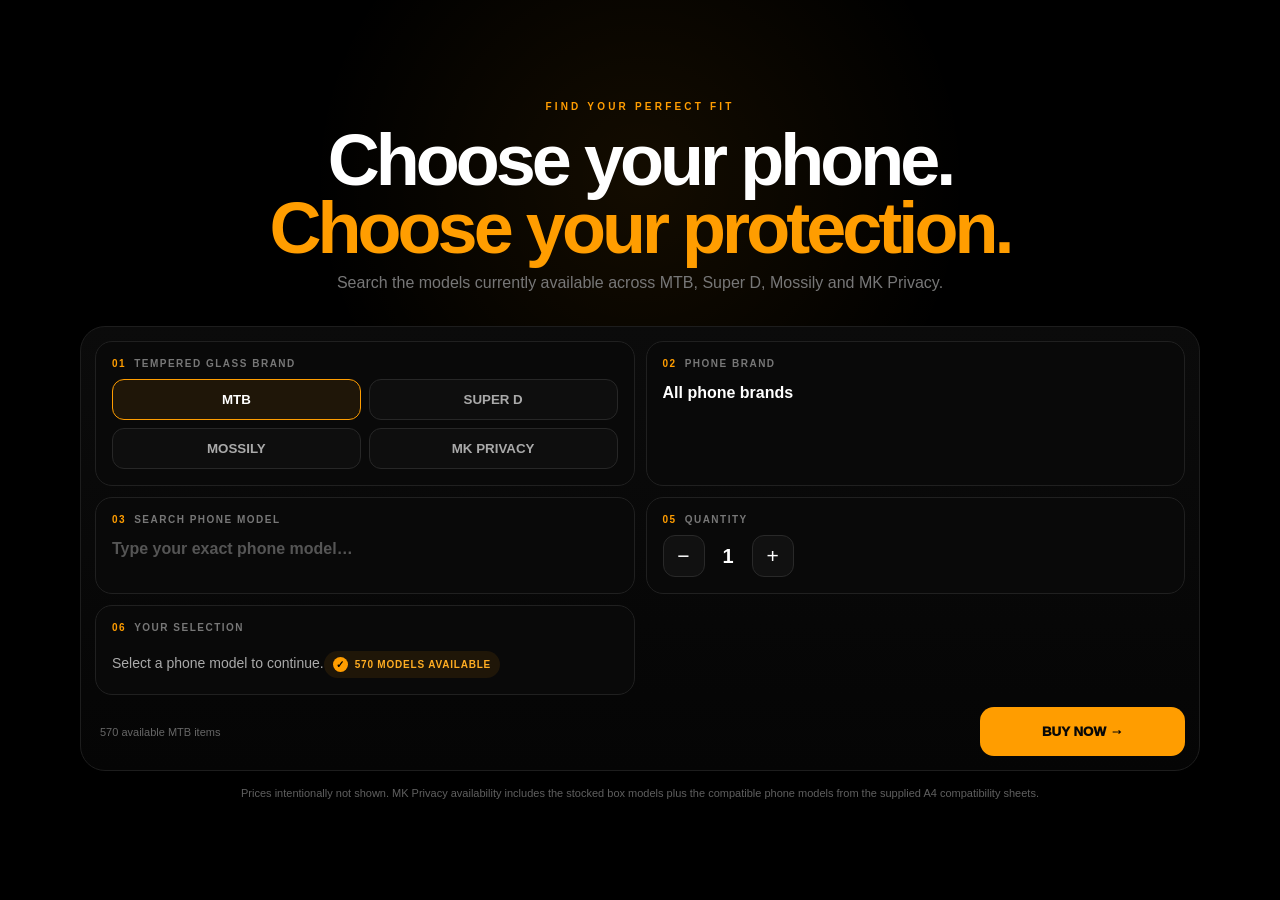
<file: finder.html>
<!doctype html>
<html lang="en"><head><meta charset="utf-8"><meta name="viewport" content="width=device-width,initial-scale=1">
<title>GlassGuard — Find Your Glass</title>
<style>
:root{--o:#ff9d00;--b:#000;--p:#090909;--l:#222;--m:#777}
*{box-sizing:border-box}body{margin:0;background:#000;color:#fff;font-family:Inter,Arial,sans-serif}
section{min-height:100vh;padding:70px 18px;display:grid;place-items:center;background:radial-gradient(circle at 50% 20%,rgba(255,157,0,.08),transparent 34%),#000}
.wrap{width:min(1120px,100%)}.ey{text-align:center;color:var(--o);font-size:10px;font-weight:900;letter-spacing:.32em}
h1{text-align:center;font-size:clamp(38px,6vw,72px);line-height:.94;letter-spacing:-.055em;margin:15px 0 12px;font-weight:900}h1 span{color:var(--o)}
.sub{text-align:center;color:#777;margin:0 0 34px}.panel{padding:14px;border:1px solid #1d1d1d;border-radius:25px;background:linear-gradient(#0b0b0b,#050505)}
.grid{display:grid;grid-template-columns:1fr 1fr;gap:11px}.f{padding:16px;border:1px solid #202020;border-radius:17px;background:#090909}.f:focus-within{border-color:#9c650e}
.lab{font-size:10px;color:#777;font-weight:900;letter-spacing:.15em;margin-bottom:10px}.lab b{color:var(--o);margin-right:8px}
select,input{width:100%;border:0;outline:0;background:transparent;color:#fff;font-size:16px;font-weight:750;padding:5px 0}
input::placeholder{color:#555}.brands,.types{display:grid;grid-template-columns:repeat(2,1fr);gap:8px}
.opt{padding:12px 8px;border-radius:12px;border:1px solid #272727;background:#0e0e0e;color:#aaa;font-weight:850;cursor:pointer}
.opt.on{border-color:var(--o);color:#fff;background:rgba(255,157,0,.09)}.opt.lock{opacity:.32;cursor:not-allowed}
.qty{display:flex;align-items:center;gap:18px}.qty button{width:42px;height:42px;border:1px solid #292929;border-radius:12px;background:#111;color:#fff;font-size:21px}.qty strong{font-size:20px}
.result{font-size:14px;line-height:1.5;color:#aaa}.result strong{color:#fff}.result em{font-style:normal;color:var(--o)}
.bottom{display:grid;grid-template-columns:1fr auto;gap:14px;align-items:center;margin-top:12px}.meta{font-size:11px;color:#666;padding-left:5px}
.cta{border:0;background:var(--o);color:#080808;font-weight:950;border-radius:14px;padding:17px 25px;min-width:205px;cursor:pointer}
.note{text-align:center;color:#5f5f5f;font-size:11px;margin-top:16px}
@media(max-width:700px){section{padding:48px 12px}.grid{grid-template-columns:1fr}.panel{padding:9px}.bottom{grid-template-columns:1fr}.cta{width:100%}h1{font-size:42px}.meta{text-align:center}.f{padding:14px}.sub{font-size:13px}}

.searchbox{position:relative}
.dropdown{display:none;position:absolute;z-index:50;left:0;right:0;top:calc(100% + 8px);max-height:270px;overflow:auto;background:#0b0b0b;border:1px solid #303030;border-radius:14px;padding:6px;box-shadow:0 18px 45px rgba(0,0,0,.72)}
.dropdown.open{display:block}
.dropitem{width:100%;text-align:left;border:0;background:transparent;color:#ddd;padding:11px 12px;border-radius:9px;cursor:pointer;font-weight:700}
.dropitem:hover,.dropitem.active{background:rgba(255,157,0,.10);color:#fff}
.dropitem small{display:block;color:#666;font-size:10px;font-weight:600;margin-top:3px}
.avail{display:inline-flex;align-items:center;gap:7px;margin-top:8px;padding:6px 9px;border-radius:999px;background:rgba(255,157,0,.09);color:#ffad22;font-size:10px;font-weight:900;letter-spacing:.08em}
.avail:before{content:"✓";display:grid;place-items:center;width:15px;height:15px;border-radius:50%;background:#ff9d00;color:#000;font-size:10px}
.noavail{color:#777;font-size:12px;margin-top:7px}
@media(max-width:700px){.dropdown{max-height:230px}}


.buymsg{display:none;margin-top:12px;padding:13px 15px;border-radius:13px;font-size:12px;font-weight:750}
.buymsg.show{display:block}
.buymsg.error{border:1px solid #3a2920;background:#120d09;color:#c9a37f}
.buymsg.ok{border:1px solid rgba(255,157,0,.35);background:rgba(255,157,0,.08);color:#ffb33b}
</style></head><body><section><div class="wrap">
<div class="ey">FIND YOUR PERFECT FIT</div><h1>Choose your phone.<br><span>Choose your protection.</span></h1>
<p class="sub">Search the models currently available across MTB, Super D, Mossily and MK Privacy.</p>
<div class="panel"><div class="grid">
<div class="f"><div class="lab"><b>01</b>TEMPERED GLASS BRAND</div><div class="brands">
<button class="opt on" data-g="MTB">MTB</button><button class="opt" data-g="SUPER D">SUPER D</button>
<button class="opt" data-g="MOSSILY">MOSSILY</button><button class="opt" data-g="MK PRIVACY">MK PRIVACY</button></div></div>
<div class="f"><div class="lab"><b>02</b>PHONE BRAND</div>
<div class="searchbox"><input id="makerSearch" autocomplete="off" placeholder="Search phone brand…"><div class="dropdown" id="makerDrop"></div></div></div>
<div class="f"><div class="lab"><b>03</b>SEARCH PHONE MODEL</div>
<div class="searchbox"><input id="model" autocomplete="off" placeholder="Type your exact phone model…"><div class="dropdown" id="modelDrop"></div></div></div>
<div class="f" id="glassTypeField" style="display:none"><div class="lab"><b>04</b>GLASS TYPE <span style="color:#555">· MOSSILY ONLY</span></div><div class="types" id="typeChoices"><button class="opt on" data-type="STANDARD">PRIVACY</button><button class="opt" data-type="CLEAR">CLEAR</button><button class="opt" data-type="BORDERLESS">BORDERLESS</button><button class="opt" data-type="UV">UV</button></div></div>
<div class="f"><div class="lab"><b>05</b>QUANTITY</div><div class="qty"><button id="minus">−</button><strong id="qty">1</strong><button id="plus">+</button></div></div>
<div class="f"><div class="lab"><b>06</b>YOUR SELECTION</div><div class="result" id="result">Select a phone model to continue.</div></div>
</div>
<div class="bottom"><div class="meta" id="meta"></div><button class="cta" id="find">BUY NOW →</button></div><div id="buyMsg" class="buymsg"></div></div>
<div class="note">Prices intentionally not shown. MK Privacy availability includes the stocked box models plus the compatible phone models from the supplied A4 compatibility sheets.</div>
</div></section>
<script>

const CATALOG=[{"id":"1774130048","glassBrand":"MTB","phoneBrand":"Apple","model":"iPhone 11","title":"iPhone 11 Tempered Glass – MTB 9H Full Glue Screen Protector","glassType":"STANDARD"},{"id":"1774120659","glassBrand":"MTB","phoneBrand":"Apple","model":"iPhone 11 Pro Max","title":"iPhone 11 Pro Max Tempered Glass – MTB 9H Full Glue Screen Protector","glassType":"STANDARD"},{"id":"1774116760","glassBrand":"MTB","phoneBrand":"Apple","model":"iPhone 12","title":"iPhone 12 Tempered Glass – MTB 9H Full Glue Screen Protector","glassType":"STANDARD"},{"id":"1773569363","glassBrand":"MTB","phoneBrand":"Apple","model":"iPhone 12 Pro","title":"iPhone 12 Pro Tempered Glass – MTB 9H Full Glue Screen Protector","glassType":"STANDARD"},{"id":"1774120660","glassBrand":"MTB","phoneBrand":"Apple","model":"iPhone 12 Pro Max","title":"iPhone 12 Pro Max Tempered Glass – MTB 9H Full Glue Screen Protector","glassType":"STANDARD"},{"id":"1773559691","glassBrand":"MTB","phoneBrand":"Apple","model":"iPhone 13","title":"iPhone 13 Tempered Glass – MTB 9H Full Glue Screen Protector","glassType":"STANDARD"},{"id":"1774118696","glassBrand":"MTB","phoneBrand":"Apple","model":"iPhone 13 Pro","title":"iPhone 13 Pro Tempered Glass – MTB 9H Full Glue Screen Protector","glassType":"STANDARD"},{"id":"1774118697","glassBrand":"MTB","phoneBrand":"Apple","model":"iPhone 13 Pro Max","title":"iPhone 13 Pro Max Tempered Glass – MTB 9H Full Glue Screen Protector","glassType":"STANDARD"},{"id":"1774122429","glassBrand":"MTB","phoneBrand":"Apple","model":"iPhone 14","title":"iPhone 14 Tempered Glass – MTB 9H Full Glue Screen Protector","glassType":"STANDARD"},{"id":"1774128067","glassBrand":"MTB","phoneBrand":"Apple","model":"iPhone 14 Plus","title":"iPhone 14 Plus Tempered Glass – MTB 9H Full Glue Screen Protector","glassType":"STANDARD"},{"id":"1773567448","glassBrand":"MTB","phoneBrand":"Apple","model":"iPhone 14 Pro","title":"iPhone 14 Pro Tempered Glass – MTB 9H Full Glue Screen Protector","glassType":"STANDARD"},{"id":"1773559692","glassBrand":"MTB","phoneBrand":"Apple","model":"iPhone 14 Pro Max","title":"iPhone 14 Pro Max Tempered Glass – MTB 9H Full Glue Screen Protector","glassType":"STANDARD"},{"id":"1773571354","glassBrand":"MTB","phoneBrand":"Apple","model":"iPhone 15","title":"iPhone 15 Tempered Glass – MTB 9H Full Glue Screen Protector","glassType":"STANDARD"},{"id":"1774118698","glassBrand":"MTB","phoneBrand":"Apple","model":"iPhone 15 Pro Max","title":"iPhone 15 Pro Max Tempered Glass – MTB 9H Full Glue Screen Protector","glassType":"STANDARD"},{"id":"1773561652","glassBrand":"MTB","phoneBrand":"Apple","model":"iPhone 16","title":"iPhone 16 Tempered Glass – MTB 9H Full Glue Screen Protector","glassType":"STANDARD"},{"id":"1774118699","glassBrand":"MTB","phoneBrand":"Apple","model":"iPhone 16e","title":"iPhone 16e Tempered Glass – MTB 9H Full Glue Screen Protector","glassType":"STANDARD"},{"id":"1773569360","glassBrand":"MTB","phoneBrand":"Apple","model":"iPhone 6 Black","title":"iPhone 6 Black Tempered Glass – MTB 9H Full Glue Screen Protector","glassType":"STANDARD"},{"id":"1774122426","glassBrand":"MTB","phoneBrand":"Apple","model":"iPhone 6 Plus Black","title":"iPhone 6 Plus Black Tempered Glass – MTB 9H Full Glue Screen Protector","glassType":"STANDARD"},{"id":"1774120657","glassBrand":"MTB","phoneBrand":"Apple","model":"iPhone 6 Plus White","title":"iPhone 6 Plus White Tempered Glass – MTB 9H Full Glue Screen Protector","glassType":"STANDARD"},{"id":"1773561650","glassBrand":"MTB","phoneBrand":"Apple","model":"iPhone 6 White","title":"iPhone 6 White Tempered Glass – MTB 9H Full Glue Screen Protector","glassType":"STANDARD"},{"id":"1774116759","glassBrand":"MTB","phoneBrand":"Apple","model":"iPhone 6s Black","title":"iPhone 6s Black Tempered Glass – MTB 9H Full Glue Screen Protector","glassType":"STANDARD"},{"id":"1773559690","glassBrand":"MTB","phoneBrand":"Apple","model":"iPhone 6s White","title":"iPhone 6s White Tempered Glass – MTB 9H Full Glue Screen Protector","glassType":"STANDARD"},{"id":"1774128063","glassBrand":"MTB","phoneBrand":"Apple","model":"iPhone 7 Plus Black","title":"iPhone 7 Plus Black Tempered Glass – MTB 9H Full Glue Screen Protector","glassType":"STANDARD"},{"id":"1773565501","glassBrand":"MTB","phoneBrand":"Apple","model":"iPhone 7 White","title":"iPhone 7 White Tempered Glass – MTB 9H Full Glue Screen Protector","glassType":"STANDARD"},{"id":"1773571350","glassBrand":"MTB","phoneBrand":"Apple","model":"iPhone 8 Plus Black","title":"iPhone 8 Plus Black Tempered Glass – MTB 9H Full Glue Screen Protector","glassType":"STANDARD"},{"id":"1774124315","glassBrand":"MTB","phoneBrand":"Apple","model":"iPhone 8 White","title":"iPhone 8 White Tempered Glass – MTB 9H Full Glue Screen Protector","glassType":"STANDARD"},{"id":"1773571351","glassBrand":"MTB","phoneBrand":"Apple","model":"iPhone XR","title":"iPhone XR Tempered Glass – MTB 9H Full Glue Screen Protector","glassType":"STANDARD"},{"id":"1774122428","glassBrand":"MTB","phoneBrand":"Apple","model":"iPhone XS Max","title":"iPhone XS Max Tempered Glass – MTB 9H Full Glue Screen Protector","glassType":"STANDARD"},{"id":"1773485694","glassBrand":"MTB","phoneBrand":"Honor","model":"Honor 200 Smart","title":"Honor 200 Smart Tempered Glass – MTB 9H Full Glue Screen Protector","glassType":"STANDARD"},{"id":"1773501461","glassBrand":"MTB","phoneBrand":"Honor","model":"Honor 70 Lite","title":"Honor 70 Lite Tempered Glass – MTB 9H Full Glue Screen Protector","glassType":"STANDARD"},{"id":"1773942796","glassBrand":"MTB","phoneBrand":"Honor","model":"Honor 7A","title":"Honor 7A Tempered Glass – MTB 9H Full Glue Screen Protector","glassType":"STANDARD"},{"id":"1774022069","glassBrand":"MTB","phoneBrand":"Honor","model":"Honor 7A Pro","title":"Honor 7A Pro Tempered Glass – MTB 9H Full Glue Screen Protector","glassType":"STANDARD"},{"id":"1774022070","glassBrand":"MTB","phoneBrand":"Honor","model":"Honor 7C","title":"Honor 7C Tempered Glass – MTB 9H Full Glue Screen Protector","glassType":"STANDARD"},{"id":"1774040519","glassBrand":"MTB","phoneBrand":"Honor","model":"Honor 8A (2020)","title":"Honor 8A (2020) Tempered Glass – MTB 9H Full Glue Screen Protector","glassType":"STANDARD"},{"id":"1773934879","glassBrand":"MTB","phoneBrand":"Honor","model":"Honor 8A Prime 2020","title":"Honor 8A Prime 2020 Tempered Glass – MTB 9H Full Glue Screen Protector","glassType":"STANDARD"},{"id":"1773982404","glassBrand":"MTB","phoneBrand":"Honor","model":"Honor 8A Pro","title":"Honor 8A Pro Tempered Glass – MTB 9H Full Glue Screen Protector","glassType":"STANDARD"},{"id":"1774072295","glassBrand":"MTB","phoneBrand":"Honor","model":"Honor 90 Smart","title":"Honor 90 Smart Tempered Glass – MTB 9H Full Glue Screen Protector","glassType":"STANDARD"},{"id":"1773483740","glassBrand":"MTB","phoneBrand":"Honor","model":"Honor Magic4 Lite","title":"Honor Magic4 Lite Tempered Glass – MTB 9H Full Glue Screen Protector","glassType":"STANDARD"},{"id":"1773483692","glassBrand":"MTB","phoneBrand":"Honor","model":"Honor Play 10A","title":"Honor Play 10A Tempered Glass – MTB 9H Full Glue Screen Protector","glassType":"STANDARD"},{"id":"1773501465","glassBrand":"MTB","phoneBrand":"Honor","model":"Honor Play 20","title":"Honor Play 20 Tempered Glass – MTB 9H Full Glue Screen Protector","glassType":"STANDARD"},{"id":"1774082092","glassBrand":"MTB","phoneBrand":"Honor","model":"Honor Play 30","title":"Honor Play 30 Tempered Glass – MTB 9H Full Glue Screen Protector","glassType":"STANDARD"},{"id":"1773525020","glassBrand":"MTB","phoneBrand":"Honor","model":"Honor Play 30 Plus","title":"Honor Play 30 Plus Tempered Glass – MTB 9H Full Glue Screen Protector","glassType":"STANDARD"},{"id":"1773501466","glassBrand":"MTB","phoneBrand":"Honor","model":"Honor Play 40","title":"Honor Play 40 Tempered Glass – MTB 9H Full Glue Screen Protector","glassType":"STANDARD"},{"id":"1774024733","glassBrand":"MTB","phoneBrand":"Honor","model":"Honor Play 40 Plus","title":"Honor Play 40 Plus Tempered Glass – MTB 9H Full Glue Screen Protector","glassType":"STANDARD"},{"id":"1773483771","glassBrand":"MTB","phoneBrand":"Honor","model":"Honor Play 40C","title":"Honor Play 40C Tempered Glass – MTB 9H Full Glue Screen Protector","glassType":"STANDARD"},{"id":"1774082087","glassBrand":"MTB","phoneBrand":"Honor","model":"Honor Play 50","title":"Honor Play 50 Tempered Glass – MTB 9H Full Glue Screen Protector","glassType":"STANDARD"},{"id":"1774022715","glassBrand":"MTB","phoneBrand":"Honor","model":"Honor Play 50 Plus","title":"Honor Play 50 Plus Tempered Glass – MTB 9H Full Glue Screen Protector","glassType":"STANDARD"},{"id":"1774052442","glassBrand":"MTB","phoneBrand":"Honor","model":"Honor Play 50M","title":"Honor Play 50M Tempered Glass – MTB 9H Full Glue Screen Protector","glassType":"STANDARD"},{"id":"1773483745","glassBrand":"MTB","phoneBrand":"Honor","model":"Honor Play 60 Plus","title":"Honor Play 60 Plus Tempered Glass – MTB 9H Full Glue Screen Protector","glassType":"STANDARD"},{"id":"1773509342","glassBrand":"MTB","phoneBrand":"Honor","model":"Honor Play 6C","title":"Honor Play 6C Tempered Glass – MTB 9H Full Glue Screen Protector","glassType":"STANDARD"},{"id":"1773525022","glassBrand":"MTB","phoneBrand":"Honor","model":"Honor Play 7T","title":"Honor Play 7T Tempered Glass – MTB 9H Full Glue Screen Protector","glassType":"STANDARD"},{"id":"1773425648","glassBrand":"MTB","phoneBrand":"Honor","model":"Honor Play 8A","title":"Honor Play 8A Tempered Glass – MTB 9H Full Glue Screen Protector","glassType":"STANDARD"},{"id":"1774024732","glassBrand":"MTB","phoneBrand":"Honor","model":"Honor Play 8T","title":"Honor Play 8T Tempered Glass – MTB 9H Full Glue Screen Protector","glassType":"STANDARD"},{"id":"1774024745","glassBrand":"MTB","phoneBrand":"Honor","model":"Honor Play 9C","title":"Honor Play 9C Tempered Glass – MTB 9H Full Glue Screen Protector","glassType":"STANDARD"},{"id":"1773483742","glassBrand":"MTB","phoneBrand":"Honor","model":"Honor Play 9T","title":"Honor Play 9T Tempered Glass – MTB 9H Full Glue Screen Protector","glassType":"STANDARD"},{"id":"1774052431","glassBrand":"MTB","phoneBrand":"Honor","model":"Honor X30","title":"Honor X30 Tempered Glass – MTB 9H Full Glue Screen Protector","glassType":"STANDARD"},{"id":"1773501451","glassBrand":"MTB","phoneBrand":"Honor","model":"Honor X40 GT","title":"Honor X40 GT Tempered Glass – MTB 9H Full Glue Screen Protector","glassType":"STANDARD"},{"id":"1773401999","glassBrand":"MTB","phoneBrand":"Honor","model":"Honor X5","title":"Honor X5 Tempered Glass – MTB 9H Full Glue Screen Protector","glassType":"STANDARD"},{"id":"1773952625","glassBrand":"MTB","phoneBrand":"Honor","model":"Honor X5 Plus","title":"Honor X5 Plus Tempered Glass – MTB 9H Full Glue Screen Protector","glassType":"STANDARD"},{"id":"1773421657","glassBrand":"MTB","phoneBrand":"Honor","model":"Honor X5B","title":"Honor X5B Tempered Glass – MTB 9H Full Glue Screen Protector","glassType":"STANDARD"},{"id":"1774052445","glassBrand":"MTB","phoneBrand":"Honor","model":"Honor X5B Plus","title":"Honor X5B Plus Tempered Glass – MTB 9H Full Glue Screen Protector","glassType":"STANDARD"},{"id":"1774082009","glassBrand":"MTB","phoneBrand":"Honor","model":"Honor X5C","title":"Honor X5C Tempered Glass – MTB 9H Full Glue Screen Protector","glassType":"STANDARD"},{"id":"1774072232","glassBrand":"MTB","phoneBrand":"Honor","model":"Honor X5C Plus","title":"Honor X5C Plus Tempered Glass – MTB 9H Full Glue Screen Protector","glassType":"STANDARD"},{"id":"1773399988","glassBrand":"MTB","phoneBrand":"Honor","model":"Honor X6","title":"Honor X6 Tempered Glass – MTB 9H Full Glue Screen Protector","glassType":"STANDARD"},{"id":"1773525096","glassBrand":"MTB","phoneBrand":"Honor","model":"Honor X6A","title":"Honor X6A Tempered Glass – MTB 9H Full Glue Screen Protector","glassType":"STANDARD"},{"id":"1773405987","glassBrand":"MTB","phoneBrand":"Honor","model":"Honor X6B","title":"Honor X6B Tempered Glass – MTB 9H Full Glue Screen Protector","glassType":"STANDARD"},{"id":"1774082089","glassBrand":"MTB","phoneBrand":"Honor","model":"Honor X6C","title":"Honor X6C Tempered Glass – MTB 9H Full Glue Screen Protector","glassType":"STANDARD"},{"id":"1773425656","glassBrand":"MTB","phoneBrand":"Honor","model":"Honor X6S","title":"Honor X6S Tempered Glass – MTB 9H Full Glue Screen Protector","glassType":"STANDARD"},{"id":"1774040522","glassBrand":"MTB","phoneBrand":"Honor","model":"Honor X7","title":"Honor X7 Tempered Glass – MTB 9H Full Glue Screen Protector","glassType":"STANDARD"},{"id":"1774052433","glassBrand":"MTB","phoneBrand":"Honor","model":"Honor X7A","title":"Honor X7A Tempered Glass – MTB 9H Full Glue Screen Protector","glassType":"STANDARD"},{"id":"1773483741","glassBrand":"MTB","phoneBrand":"Honor","model":"Honor X7B 4G","title":"Honor X7B 4G Tempered Glass – MTB 9H Full Glue Screen Protector","glassType":"STANDARD"},{"id":"1774028649","glassBrand":"MTB","phoneBrand":"Honor","model":"Honor X7B 5G","title":"Honor X7B 5G Tempered Glass – MTB 9H Full Glue Screen Protector","glassType":"STANDARD"},{"id":"1773485693","glassBrand":"MTB","phoneBrand":"Honor","model":"Honor X7C 4G","title":"Honor X7C 4G Tempered Glass – MTB 9H Full Glue Screen Protector","glassType":"STANDARD"},{"id":"1773509324","glassBrand":"MTB","phoneBrand":"Honor","model":"Honor X7D 4G","title":"Honor X7D 4G Tempered Glass – MTB 9H Full Glue Screen Protector","glassType":"STANDARD"},{"id":"1773483078","glassBrand":"MTB","phoneBrand":"Honor","model":"Honor X8 5G","title":"Honor X8 5G Tempered Glass – MTB 9H Full Glue Screen Protector","glassType":"STANDARD"},{"id":"1773421724","glassBrand":"MTB","phoneBrand":"Honor","model":"Honor X8A 5G","title":"Honor X8A 5G Tempered Glass – MTB 9H Full Glue Screen Protector","glassType":"STANDARD"},{"id":"1774022714","glassBrand":"MTB","phoneBrand":"Honor","model":"Honor X9","title":"Honor X9 Tempered Glass – MTB 9H Full Glue Screen Protector","glassType":"STANDARD"},{"id":"1773503416","glassBrand":"MTB","phoneBrand":"Honor","model":"Honor X9 5G","title":"Honor X9 5G Tempered Glass – MTB 9H Full Glue Screen Protector","glassType":"STANDARD"},{"id":"1774072310","glassBrand":"MTB","phoneBrand":"Honor","model":"Honor X9C","title":"Honor X9C Tempered Glass – MTB 9H Full Glue Screen Protector","glassType":"STANDARD"},{"id":"1774024728","glassBrand":"MTB","phoneBrand":"Huawei","model":"Huawei Enjoy 20","title":"Huawei Enjoy 20 Tempered Glass – MTB 9H Full Glue Screen Protector","glassType":"STANDARD"},{"id":"1774040523","glassBrand":"MTB","phoneBrand":"Huawei","model":"Huawei Enjoy 50","title":"Huawei Enjoy 50 Tempered Glass – MTB 9H Full Glue Screen Protector","glassType":"STANDARD"},{"id":"1773942731","glassBrand":"MTB","phoneBrand":"Huawei","model":"Huawei Enjoy 50Z","title":"Huawei Enjoy 50Z Tempered Glass – MTB 9H Full Glue Screen Protector","glassType":"STANDARD"},{"id":"1773483750","glassBrand":"MTB","phoneBrand":"Huawei","model":"Huawei Enjoy 60","title":"Huawei Enjoy 60 Tempered Glass – MTB 9H Full Glue Screen Protector","glassType":"STANDARD"},{"id":"1773944822","glassBrand":"MTB","phoneBrand":"Huawei","model":"Huawei Enjoy 8E","title":"Huawei Enjoy 8E Tempered Glass – MTB 9H Full Glue Screen Protector","glassType":"STANDARD"},{"id":"1773425651","glassBrand":"MTB","phoneBrand":"Huawei","model":"Huawei Enjoy 9","title":"Huawei Enjoy 9 Tempered Glass – MTB 9H Full Glue Screen Protector","glassType":"STANDARD"},{"id":"1773405970","glassBrand":"MTB","phoneBrand":"Huawei","model":"Huawei Enjoy 9E","title":"Huawei Enjoy 9E Tempered Glass – MTB 9H Full Glue Screen Protector","glassType":"STANDARD"},{"id":"1774082093","glassBrand":"MTB","phoneBrand":"Huawei","model":"Huawei Nova Y60","title":"Huawei Nova Y60 Tempered Glass – MTB 9H Full Glue Screen Protector","glassType":"STANDARD"},{"id":"1773399965","glassBrand":"MTB","phoneBrand":"Huawei","model":"Huawei Nova Y61","title":"Huawei Nova Y61 Tempered Glass – MTB 9H Full Glue Screen Protector","glassType":"STANDARD"},{"id":"1773503367","glassBrand":"MTB","phoneBrand":"Huawei","model":"Huawei Nova Y70","title":"Huawei Nova Y70 Tempered Glass – MTB 9H Full Glue Screen Protector","glassType":"STANDARD"},{"id":"1773525019","glassBrand":"MTB","phoneBrand":"Huawei","model":"Huawei Nova Y70 Plus","title":"Huawei Nova Y70 Plus Tempered Glass – MTB 9H Full Glue Screen Protector","glassType":"STANDARD"},{"id":"1773944823","glassBrand":"MTB","phoneBrand":"Huawei","model":"Huawei Y6 2018","title":"Huawei Y6 2018 Tempered Glass – MTB 9H Full Glue Screen Protector","glassType":"STANDARD"},{"id":"1773423754","glassBrand":"MTB","phoneBrand":"Huawei","model":"Huawei Y6 2019","title":"Huawei Y6 2019 Tempered Glass – MTB 9H Full Glue Screen Protector","glassType":"STANDARD"},{"id":"1773934877","glassBrand":"MTB","phoneBrand":"Huawei","model":"Huawei Y6 Prime 2018","title":"Huawei Y6 Prime 2018 Tempered Glass – MTB 9H Full Glue Screen Protector","glassType":"STANDARD"},{"id":"1773483066","glassBrand":"MTB","phoneBrand":"Huawei","model":"Huawei Y6 Pro 2019","title":"Huawei Y6 Pro 2019 Tempered Glass – MTB 9H Full Glue Screen Protector","glassType":"STANDARD"},{"id":"1774022071","glassBrand":"MTB","phoneBrand":"Huawei","model":"Huawei Y6S","title":"Huawei Y6S Tempered Glass – MTB 9H Full Glue Screen Protector","glassType":"STANDARD"},{"id":"1773483067","glassBrand":"MTB","phoneBrand":"Huawei","model":"Huawei Y7 2019","title":"Huawei Y7 2019 Tempered Glass – MTB 9H Full Glue Screen Protector","glassType":"STANDARD"},{"id":"1773405971","glassBrand":"MTB","phoneBrand":"Huawei","model":"Huawei Y7 Prime 2019","title":"Huawei Y7 Prime 2019 Tempered Glass – MTB 9H Full Glue Screen Protector","glassType":"STANDARD"},{"id":"1773952683","glassBrand":"MTB","phoneBrand":"Huawei","model":"Huawei Y7 Pro 2019","title":"Huawei Y7 Pro 2019 Tempered Glass – MTB 9H Full Glue Screen Protector","glassType":"STANDARD"},{"id":"1773509272","glassBrand":"MTB","phoneBrand":"Huawei","model":"Huawei Y71","title":"Huawei Y71 Tempered Glass – MTB 9H Full Glue Screen Protector","glassType":"STANDARD"},{"id":"1774028667","glassBrand":"MTB","phoneBrand":"Infinix","model":"Infinix Hot 10","title":"Infinix Hot 10 Tempered Glass – MTB 9H Full Glue Screen Protector","glassType":"STANDARD"},{"id":"1773485712","glassBrand":"MTB","phoneBrand":"Infinix","model":"Infinix Hot 10i","title":"Infinix Hot 10i Tempered Glass – MTB 9H Full Glue Screen Protector","glassType":"STANDARD"},{"id":"1773483022","glassBrand":"MTB","phoneBrand":"Infinix","model":"Infinix Hot 11","title":"Infinix Hot 11 Tempered Glass – MTB 9H Full Glue Screen Protector","glassType":"STANDARD"},{"id":"1773503429","glassBrand":"MTB","phoneBrand":"Infinix","model":"Infinix Hot 11S","title":"Infinix Hot 11S Tempered Glass – MTB 9H Full Glue Screen Protector","glassType":"STANDARD"},{"id":"1773425606","glassBrand":"MTB","phoneBrand":"Infinix","model":"Infinix Hot 12i","title":"Infinix Hot 12i Tempered Glass – MTB 9H Full Glue Screen Protector","glassType":"STANDARD"},{"id":"1773501463","glassBrand":"MTB","phoneBrand":"Infinix","model":"Infinix Hot 20","title":"Infinix Hot 20 Tempered Glass – MTB 9H Full Glue Screen Protector","glassType":"STANDARD"},{"id":"1773942758","glassBrand":"MTB","phoneBrand":"Infinix","model":"Infinix Hot 20 5G","title":"Infinix Hot 20 5G Tempered Glass – MTB 9H Full Glue Screen Protector","glassType":"STANDARD"},{"id":"1773483024","glassBrand":"MTB","phoneBrand":"Infinix","model":"Infinix Hot 20i","title":"Infinix Hot 20i Tempered Glass – MTB 9H Full Glue Screen Protector","glassType":"STANDARD"},{"id":"1774024740","glassBrand":"MTB","phoneBrand":"Infinix","model":"Infinix Hot 20S","title":"Infinix Hot 20S Tempered Glass – MTB 9H Full Glue Screen Protector","glassType":"STANDARD"},{"id":"1773525091","glassBrand":"MTB","phoneBrand":"Infinix","model":"Infinix Hot 30","title":"Infinix Hot 30 Tempered Glass – MTB 9H Full Glue Screen Protector","glassType":"STANDARD"},{"id":"1774072307","glassBrand":"MTB","phoneBrand":"Infinix","model":"Infinix Hot 30 5G","title":"Infinix Hot 30 5G Tempered Glass – MTB 9H Full Glue Screen Protector","glassType":"STANDARD"},{"id":"1774040531","glassBrand":"MTB","phoneBrand":"Infinix","model":"Infinix Hot 30i","title":"Infinix Hot 30i Tempered Glass – MTB 9H Full Glue Screen Protector","glassType":"STANDARD"},{"id":"1774024046","glassBrand":"MTB","phoneBrand":"Infinix","model":"Infinix Hot 40","title":"Infinix Hot 40 Tempered Glass – MTB 9H Full Glue Screen Protector","glassType":"STANDARD"},{"id":"1774022726","glassBrand":"MTB","phoneBrand":"Infinix","model":"Infinix Hot 40 Pro","title":"Infinix Hot 40 Pro Tempered Glass – MTB 9H Full Glue Screen Protector","glassType":"STANDARD"},{"id":"1773485707","glassBrand":"MTB","phoneBrand":"Infinix","model":"Infinix Hot 40i","title":"Infinix Hot 40i Tempered Glass – MTB 9H Full Glue Screen Protector","glassType":"STANDARD"},{"id":"1773405972","glassBrand":"MTB","phoneBrand":"Infinix","model":"Infinix Hot 50 5G","title":"Infinix Hot 50 5G Tempered Glass – MTB 9H Full Glue Screen Protector","glassType":"STANDARD"},{"id":"1773944829","glassBrand":"MTB","phoneBrand":"Infinix","model":"Infinix Hot 50i 4G","title":"Infinix Hot 50i 4G Tempered Glass – MTB 9H Full Glue Screen Protector","glassType":"STANDARD"},{"id":"1774024024","glassBrand":"MTB","phoneBrand":"Infinix","model":"Infinix Hot 8","title":"Infinix Hot 8 Tempered Glass – MTB 9H Full Glue Screen Protector","glassType":"STANDARD"},{"id":"1773509339","glassBrand":"MTB","phoneBrand":"Infinix","model":"Infinix Hot 8 Lite","title":"Infinix Hot 8 Lite Tempered Glass – MTB 9H Full Glue Screen Protector","glassType":"STANDARD"},{"id":"1774028668","glassBrand":"MTB","phoneBrand":"Infinix","model":"Infinix Note 30 4G","title":"Infinix Note 30 4G Tempered Glass – MTB 9H Full Glue Screen Protector","glassType":"STANDARD"},{"id":"1774082085","glassBrand":"MTB","phoneBrand":"Infinix","model":"Infinix Note 30 5G","title":"Infinix Note 30 5G Tempered Glass – MTB 9H Full Glue Screen Protector","glassType":"STANDARD"},{"id":"1774082086","glassBrand":"MTB","phoneBrand":"Infinix","model":"Infinix Note 40X 5G","title":"Infinix Note 40X 5G Tempered Glass – MTB 9H Full Glue Screen Protector","glassType":"STANDARD"},{"id":"1773485053","glassBrand":"MTB","phoneBrand":"Infinix","model":"Infinix Note 50X","title":"Infinix Note 50X Tempered Glass – MTB 9H Full Glue Screen Protector","glassType":"STANDARD"},{"id":"1773942800","glassBrand":"MTB","phoneBrand":"Infinix","model":"Infinix Smart 10","title":"Infinix Smart 10 Tempered Glass – MTB 9H Full Glue Screen Protector","glassType":"STANDARD"},{"id":"1773423756","glassBrand":"MTB","phoneBrand":"Infinix","model":"Infinix Smart 10 4G","title":"Infinix Smart 10 4G Tempered Glass – MTB 9H Full Glue Screen Protector","glassType":"STANDARD"},{"id":"1774024064","glassBrand":"MTB","phoneBrand":"Infinix","model":"Infinix Smart 10 Plus","title":"Infinix Smart 10 Plus Tempered Glass – MTB 9H Full Glue Screen Protector","glassType":"STANDARD"},{"id":"1774022729","glassBrand":"MTB","phoneBrand":"Infinix","model":"Infinix Smart 5","title":"Infinix Smart 5 Tempered Glass – MTB 9H Full Glue Screen Protector","glassType":"STANDARD"},{"id":"1773503436","glassBrand":"MTB","phoneBrand":"Infinix","model":"Infinix Smart 6","title":"Infinix Smart 6 Tempered Glass – MTB 9H Full Glue Screen Protector","glassType":"STANDARD"},{"id":"1773525095","glassBrand":"MTB","phoneBrand":"Infinix","model":"Infinix Smart 6 HD","title":"Infinix Smart 6 HD Tempered Glass – MTB 9H Full Glue Screen Protector","glassType":"STANDARD"},{"id":"1773423711","glassBrand":"MTB","phoneBrand":"Infinix","model":"Infinix Smart 7 HD","title":"Infinix Smart 7 HD Tempered Glass – MTB 9H Full Glue Screen Protector","glassType":"STANDARD"},{"id":"1773483759","glassBrand":"MTB","phoneBrand":"Infinix","model":"Infinix Smart 8","title":"Infinix Smart 8 Tempered Glass – MTB 9H Full Glue Screen Protector","glassType":"STANDARD"},{"id":"1773483043","glassBrand":"MTB","phoneBrand":"Infinix","model":"Infinix Smart 8 Plus","title":"Infinix Smart 8 Plus Tempered Glass – MTB 9H Full Glue Screen Protector","glassType":"STANDARD"},{"id":"1773485026","glassBrand":"MTB","phoneBrand":"Infinix","model":"Infinix Smart 8 Pro","title":"Infinix Smart 8 Pro Tempered Glass – MTB 9H Full Glue Screen Protector","glassType":"STANDARD"},{"id":"1773982405","glassBrand":"MTB","phoneBrand":"Infinix","model":"Infinix Smart 9","title":"Infinix Smart 9 Tempered Glass – MTB 9H Full Glue Screen Protector","glassType":"STANDARD"},{"id":"1773952687","glassBrand":"MTB","phoneBrand":"Infinix","model":"Infinix Smart 9 HD","title":"Infinix Smart 9 HD Tempered Glass – MTB 9H Full Glue Screen Protector","glassType":"STANDARD"},{"id":"1773501460","glassBrand":"MTB","phoneBrand":"Infinix","model":"Infinix Zero 5G","title":"Infinix Zero 5G Tempered Glass – MTB 9H Full Glue Screen Protector","glassType":"STANDARD"},{"id":"1774054398","glassBrand":"MTB","phoneBrand":"Infinix","model":"Infinix Zero 5G 2023","title":"Infinix Zero 5G 2023 Tempered Glass – MTB 9H Full Glue Screen Protector","glassType":"STANDARD"},{"id":"1773944771","glassBrand":"MTB","phoneBrand":"Itel","model":"Itel A60","title":"Itel A60 Tempered Glass – MTB 9H Full Glue Screen Protector","glassType":"STANDARD"},{"id":"1773934842","glassBrand":"MTB","phoneBrand":"Itel","model":"Itel A60S","title":"Itel A60S Tempered Glass – MTB 9H Full Glue Screen Protector","glassType":"STANDARD"},{"id":"1773425608","glassBrand":"MTB","phoneBrand":"Itel","model":"Itel A70","title":"Itel A70 Tempered Glass – MTB 9H Full Glue Screen Protector","glassType":"STANDARD"},{"id":"1773405929","glassBrand":"MTB","phoneBrand":"Itel","model":"Itel P40","title":"Itel P40 Tempered Glass – MTB 9H Full Glue Screen Protector","glassType":"STANDARD"},{"id":"1773982369","glassBrand":"MTB","phoneBrand":"Itel","model":"Itel S23","title":"Itel S23 Tempered Glass – MTB 9H Full Glue Screen Protector","glassType":"STANDARD"},{"id":"1774024739","glassBrand":"MTB","phoneBrand":"Itel","model":"Itel S24","title":"Itel S24 Tempered Glass – MTB 9H Full Glue Screen Protector","glassType":"STANDARD"},{"id":"1773980355","glassBrand":"MTB","phoneBrand":"Itel","model":"Itel Vision 5 Plus","title":"Itel Vision 5 Plus Tempered Glass – MTB 9H Full Glue Screen Protector","glassType":"STANDARD"},{"id":"1773501464","glassBrand":"MTB","phoneBrand":"Motorola","model":"Motorola Moto E13","title":"Motorola Moto E13 Tempered Glass – MTB 9H Full Glue Screen Protector","glassType":"STANDARD"},{"id":"1773509340","glassBrand":"MTB","phoneBrand":"Motorola","model":"Motorola Moto E22","title":"Motorola Moto E22 Tempered Glass – MTB 9H Full Glue Screen Protector","glassType":"STANDARD"},{"id":"1774028670","glassBrand":"MTB","phoneBrand":"Motorola","model":"Motorola Moto G60","title":"Motorola Moto G60 Tempered Glass – MTB 9H Full Glue Screen Protector","glassType":"STANDARD"},{"id":"1773980358","glassBrand":"MTB","phoneBrand":"OPPO","model":"OPPO A11K","title":"OPPO A11K Tempered Glass – MTB 9H Full Glue Screen Protector","glassType":"STANDARD"},{"id":"1773952663","glassBrand":"MTB","phoneBrand":"OPPO","model":"OPPO A11S","title":"OPPO A11S Tempered Glass – MTB 9H Full Glue Screen Protector","glassType":"STANDARD"},{"id":"1773982370","glassBrand":"MTB","phoneBrand":"OPPO","model":"OPPO A12","title":"OPPO A12 Tempered Glass – MTB 9H Full Glue Screen Protector","glassType":"STANDARD"},{"id":"1773421697","glassBrand":"MTB","phoneBrand":"OPPO","model":"OPPO A32","title":"OPPO A32 Tempered Glass – MTB 9H Full Glue Screen Protector","glassType":"STANDARD"},{"id":"1773405944","glassBrand":"MTB","phoneBrand":"OPPO","model":"OPPO A33 2020","title":"OPPO A33 2020 Tempered Glass – MTB 9H Full Glue Screen Protector","glassType":"STANDARD"},{"id":"1773423731","glassBrand":"MTB","phoneBrand":"OPPO","model":"OPPO A36","title":"OPPO A36 Tempered Glass – MTB 9H Full Glue Screen Protector","glassType":"STANDARD"},{"id":"1774022040","glassBrand":"MTB","phoneBrand":"OPPO","model":"OPPO A53 4G","title":"OPPO A53 4G Tempered Glass – MTB 9H Full Glue Screen Protector","glassType":"STANDARD"},{"id":"1773982381","glassBrand":"MTB","phoneBrand":"OPPO","model":"OPPO A53S","title":"OPPO A53S Tempered Glass – MTB 9H Full Glue Screen Protector","glassType":"STANDARD"},{"id":"1773982382","glassBrand":"MTB","phoneBrand":"OPPO","model":"OPPO A54 4G","title":"OPPO A54 4G Tempered Glass – MTB 9H Full Glue Screen Protector","glassType":"STANDARD"},{"id":"1773952662","glassBrand":"MTB","phoneBrand":"OPPO","model":"OPPO A55 4G","title":"OPPO A55 4G Tempered Glass – MTB 9H Full Glue Screen Protector","glassType":"STANDARD"},{"id":"1773425609","glassBrand":"MTB","phoneBrand":"OPPO","model":"OPPO A5S","title":"OPPO A5S Tempered Glass – MTB 9H Full Glue Screen Protector","glassType":"STANDARD"},{"id":"1773485006","glassBrand":"MTB","phoneBrand":"OPPO","model":"OPPO A7","title":"OPPO A7 Tempered Glass – MTB 9H Full Glue Screen Protector","glassType":"STANDARD"},{"id":"1773944787","glassBrand":"MTB","phoneBrand":"OPPO","model":"OPPO A76","title":"OPPO A76 Tempered Glass – MTB 9H Full Glue Screen Protector","glassType":"STANDARD"},{"id":"1774028651","glassBrand":"MTB","phoneBrand":"OPPO","model":"OPPO A7X","title":"OPPO A7X Tempered Glass – MTB 9H Full Glue Screen Protector","glassType":"STANDARD"},{"id":"1773485007","glassBrand":"MTB","phoneBrand":"OPPO","model":"OPPO A7Y","title":"OPPO A7Y Tempered Glass – MTB 9H Full Glue Screen Protector","glassType":"STANDARD"},{"id":"1773952676","glassBrand":"MTB","phoneBrand":"OPPO","model":"OPPO A9","title":"OPPO A9 Tempered Glass – MTB 9H Full Glue Screen Protector","glassType":"STANDARD"},{"id":"1773980369","glassBrand":"MTB","phoneBrand":"OPPO","model":"OPPO A92S","title":"OPPO A92S Tempered Glass – MTB 9H Full Glue Screen Protector","glassType":"STANDARD"},{"id":"1773942774","glassBrand":"MTB","phoneBrand":"OPPO","model":"OPPO A96 4G","title":"OPPO A96 4G Tempered Glass – MTB 9H Full Glue Screen Protector","glassType":"STANDARD"},{"id":"1773425638","glassBrand":"MTB","phoneBrand":"OPPO","model":"OPPO F11","title":"OPPO F11 Tempered Glass – MTB 9H Full Glue Screen Protector","glassType":"STANDARD"},{"id":"1773982372","glassBrand":"MTB","phoneBrand":"OPPO","model":"OPPO F11 Pro","title":"OPPO F11 Pro Tempered Glass – MTB 9H Full Glue Screen Protector","glassType":"STANDARD"},{"id":"1773944785","glassBrand":"MTB","phoneBrand":"OPPO","model":"OPPO K10","title":"OPPO K10 Tempered Glass – MTB 9H Full Glue Screen Protector","glassType":"STANDARD"},{"id":"1774022042","glassBrand":"MTB","phoneBrand":"OPPO","model":"OPPO K10 5G China","title":"OPPO K10 5G China Tempered Glass – MTB 9H Full Glue Screen Protector","glassType":"STANDARD"},{"id":"1774054394","glassBrand":"MTB","phoneBrand":"OPPO","model":"OPPO K10X 5G","title":"OPPO K10X 5G Tempered Glass – MTB 9H Full Glue Screen Protector","glassType":"STANDARD"},{"id":"1773982373","glassBrand":"MTB","phoneBrand":"OPPO","model":"OPPO K3","title":"OPPO K3 Tempered Glass – MTB 9H Full Glue Screen Protector","glassType":"STANDARD"},{"id":"1773485021","glassBrand":"MTB","phoneBrand":"OPPO","model":"OPPO K9S 5G","title":"OPPO K9S 5G Tempered Glass – MTB 9H Full Glue Screen Protector","glassType":"STANDARD"},{"id":"1773421698","glassBrand":"MTB","phoneBrand":"OPPO","model":"OPPO Reno 4Z 5G","title":"OPPO Reno 4Z 5G Tempered Glass – MTB 9H Full Glue Screen Protector","glassType":"STANDARD"},{"id":"1773425639","glassBrand":"MTB","phoneBrand":"OPPO","model":"OPPO Reno Ace","title":"OPPO Reno Ace Tempered Glass – MTB 9H Full Glue Screen Protector","glassType":"STANDARD"},{"id":"1773421712","glassBrand":"MTB","phoneBrand":"Oneplus","model":"OnePlus 7T","title":"OnePlus 7T Tempered Glass – MTB 9H Full Glue Screen Protector","glassType":"STANDARD"},{"id":"1773425630","glassBrand":"MTB","phoneBrand":"Oneplus","model":"OnePlus Ace Racing","title":"OnePlus Ace Racing Tempered Glass – MTB 9H Full Glue Screen Protector","glassType":"STANDARD"},{"id":"1773503433","glassBrand":"MTB","phoneBrand":"Oneplus","model":"OnePlus Nord 3","title":"OnePlus Nord 3 Tempered Glass – MTB 9H Full Glue Screen Protector","glassType":"STANDARD"},{"id":"1773934853","glassBrand":"MTB","phoneBrand":"Oneplus","model":"OnePlus Nord CE 2 Lite 5G","title":"OnePlus Nord CE 2 Lite 5G Tempered Glass – MTB 9H Full Glue Screen Protector","glassType":"STANDARD"},{"id":"1773525086","glassBrand":"MTB","phoneBrand":"Oneplus","model":"OnePlus Nord CE 3 Lite 5G","title":"OnePlus Nord CE 3 Lite 5G Tempered Glass – MTB 9H Full Glue Screen Protector","glassType":"STANDARD"},{"id":"1773485023","glassBrand":"MTB","phoneBrand":"Oneplus","model":"OnePlus Nord N100","title":"OnePlus Nord N100 Tempered Glass – MTB 9H Full Glue Screen Protector","glassType":"STANDARD"},{"id":"1773423737","glassBrand":"MTB","phoneBrand":"Other","model":"iQOO 7","title":"iQOO 7 Tempered Glass – MTB 9H Full Glue Screen Protector","glassType":"STANDARD"},{"id":"1774022045","glassBrand":"MTB","phoneBrand":"Other","model":"iQOO Neo3 5G","title":"iQOO Neo3 5G Tempered Glass – MTB 9H Full Glue Screen Protector","glassType":"STANDARD"},{"id":"1773525093","glassBrand":"MTB","phoneBrand":"Other","model":"iQOO Neo6","title":"iQOO Neo6 Tempered Glass – MTB 9H Full Glue Screen Protector","glassType":"STANDARD"},{"id":"1773934859","glassBrand":"MTB","phoneBrand":"Other","model":"iQOO Neo6 SE","title":"iQOO Neo6 SE Tempered Glass – MTB 9H Full Glue Screen Protector","glassType":"STANDARD"},{"id":"1773525088","glassBrand":"MTB","phoneBrand":"Other","model":"iQOO U1","title":"iQOO U1 Tempered Glass – MTB 9H Full Glue Screen Protector","glassType":"STANDARD"},{"id":"1773485704","glassBrand":"MTB","phoneBrand":"Other","model":"iQOO Z10 Lite 5G","title":"iQOO Z10 Lite 5G Tempered Glass – MTB 9H Full Glue Screen Protector","glassType":"STANDARD"},{"id":"1774072303","glassBrand":"MTB","phoneBrand":"Other","model":"iQOO Z10X","title":"iQOO Z10X Tempered Glass – MTB 9H Full Glue Screen Protector","glassType":"STANDARD"},{"id":"1774024047","glassBrand":"MTB","phoneBrand":"Other","model":"iQOO Z7 5G","title":"iQOO Z7 5G Tempered Glass – MTB 9H Full Glue Screen Protector","glassType":"STANDARD"},{"id":"1773421701","glassBrand":"MTB","phoneBrand":"Other","model":"iQOO Z7S 5G","title":"iQOO Z7S 5G Tempered Glass – MTB 9H Full Glue Screen Protector","glassType":"STANDARD"},{"id":"1773485710","glassBrand":"MTB","phoneBrand":"Other","model":"iQOO Z9 5G","title":"iQOO Z9 5G Tempered Glass – MTB 9H Full Glue Screen Protector","glassType":"STANDARD"},{"id":"1774072302","glassBrand":"MTB","phoneBrand":"Other","model":"iQOO Z9X 5G","title":"iQOO Z9X 5G Tempered Glass – MTB 9H Full Glue Screen Protector","glassType":"STANDARD"},{"id":"1773942790","glassBrand":"MTB","phoneBrand":"POCO","model":"POCO C3","title":"POCO C3 Tempered Glass – MTB 9H Full Glue Screen Protector","glassType":"STANDARD"},{"id":"1773485038","glassBrand":"MTB","phoneBrand":"POCO","model":"POCO C31","title":"POCO C31 Tempered Glass – MTB 9H Full Glue Screen Protector","glassType":"STANDARD"},{"id":"1773982391","glassBrand":"MTB","phoneBrand":"POCO","model":"POCO C40","title":"POCO C40 Tempered Glass – MTB 9H Full Glue Screen Protector","glassType":"STANDARD"},{"id":"1773485033","glassBrand":"MTB","phoneBrand":"POCO","model":"POCO C55","title":"POCO C55 Tempered Glass – MTB 9H Full Glue Screen Protector","glassType":"STANDARD"},{"id":"1773944808","glassBrand":"MTB","phoneBrand":"POCO","model":"POCO C61","title":"POCO C61 Tempered Glass – MTB 9H Full Glue Screen Protector","glassType":"STANDARD"},{"id":"1774072316","glassBrand":"MTB","phoneBrand":"POCO","model":"POCO C65","title":"POCO C65 Tempered Glass – MTB 9H Full Glue Screen Protector","glassType":"STANDARD"},{"id":"1773425642","glassBrand":"MTB","phoneBrand":"POCO","model":"POCO C85 4G Global","title":"POCO C85 4G Global Tempered Glass – MTB 9H Full Glue Screen Protector","glassType":"STANDARD"},{"id":"1774022067","glassBrand":"MTB","phoneBrand":"POCO","model":"POCO F3","title":"POCO F3 Tempered Glass – MTB 9H Full Glue Screen Protector","glassType":"STANDARD"},{"id":"1773934861","glassBrand":"MTB","phoneBrand":"POCO","model":"POCO F3 GT","title":"POCO F3 GT Tempered Glass – MTB 9H Full Glue Screen Protector","glassType":"STANDARD"},{"id":"1773485046","glassBrand":"MTB","phoneBrand":"POCO","model":"POCO F4","title":"POCO F4 Tempered Glass – MTB 9H Full Glue Screen Protector","glassType":"STANDARD"},{"id":"1773952674","glassBrand":"MTB","phoneBrand":"POCO","model":"POCO F4 GT","title":"POCO F4 GT Tempered Glass – MTB 9H Full Glue Screen Protector","glassType":"STANDARD"},{"id":"1773942793","glassBrand":"MTB","phoneBrand":"POCO","model":"POCO F5","title":"POCO F5 Tempered Glass – MTB 9H Full Glue Screen Protector","glassType":"STANDARD"},{"id":"1773483737","glassBrand":"MTB","phoneBrand":"POCO","model":"POCO F5 Pro","title":"POCO F5 Pro Tempered Glass – MTB 9H Full Glue Screen Protector","glassType":"STANDARD"},{"id":"1773982371","glassBrand":"MTB","phoneBrand":"POCO","model":"POCO M2","title":"POCO M2 Tempered Glass – MTB 9H Full Glue Screen Protector","glassType":"STANDARD"},{"id":"1773944813","glassBrand":"MTB","phoneBrand":"POCO","model":"POCO M3","title":"POCO M3 Tempered Glass – MTB 9H Full Glue Screen Protector","glassType":"STANDARD"},{"id":"1773423747","glassBrand":"MTB","phoneBrand":"POCO","model":"POCO M4 Pro 4G 2022","title":"POCO M4 Pro 4G 2022 Tempered Glass – MTB 9H Full Glue Screen Protector","glassType":"STANDARD"},{"id":"1773942791","glassBrand":"MTB","phoneBrand":"POCO","model":"POCO M5S","title":"POCO M5S Tempered Glass – MTB 9H Full Glue Screen Protector","glassType":"STANDARD"},{"id":"1773942787","glassBrand":"MTB","phoneBrand":"POCO","model":"POCO M6 4G","title":"POCO M6 4G Tempered Glass – MTB 9H Full Glue Screen Protector","glassType":"STANDARD"},{"id":"1774024746","glassBrand":"MTB","phoneBrand":"POCO","model":"POCO M6 5G","title":"POCO M6 5G Tempered Glass – MTB 9H Full Glue Screen Protector","glassType":"STANDARD"},{"id":"1773485036","glassBrand":"MTB","phoneBrand":"POCO","model":"POCO M6 Plus","title":"POCO M6 Plus Tempered Glass – MTB 9H Full Glue Screen Protector","glassType":"STANDARD"},{"id":"1773421715","glassBrand":"MTB","phoneBrand":"POCO","model":"POCO M6 Pro 4G","title":"POCO M6 Pro 4G Tempered Glass – MTB 9H Full Glue Screen Protector","glassType":"STANDARD"},{"id":"1773405955","glassBrand":"MTB","phoneBrand":"POCO","model":"POCO M6 Pro 5G","title":"POCO M6 Pro 5G Tempered Glass – MTB 9H Full Glue Screen Protector","glassType":"STANDARD"},{"id":"1773483058","glassBrand":"MTB","phoneBrand":"POCO","model":"POCO M7 4G","title":"POCO M7 4G Tempered Glass – MTB 9H Full Glue Screen Protector","glassType":"STANDARD"},{"id":"1773425641","glassBrand":"MTB","phoneBrand":"POCO","model":"POCO M7 Plus 5G","title":"POCO M7 Plus 5G Tempered Glass – MTB 9H Full Glue Screen Protector","glassType":"STANDARD"},{"id":"1774028648","glassBrand":"MTB","phoneBrand":"POCO","model":"POCO M7 Pro 5G","title":"POCO M7 Pro 5G Tempered Glass – MTB 9H Full Glue Screen Protector","glassType":"STANDARD"},{"id":"1773485022","glassBrand":"MTB","phoneBrand":"POCO","model":"POCO X3 GT","title":"POCO X3 GT Tempered Glass – MTB 9H Full Glue Screen Protector","glassType":"STANDARD"},{"id":"1774022068","glassBrand":"MTB","phoneBrand":"POCO","model":"POCO X4 Pro 5G","title":"POCO X4 Pro 5G Tempered Glass – MTB 9H Full Glue Screen Protector","glassType":"STANDARD"},{"id":"1773405963","glassBrand":"MTB","phoneBrand":"POCO","model":"POCO X5","title":"POCO X5 Tempered Glass – MTB 9H Full Glue Screen Protector","glassType":"STANDARD"},{"id":"1773425632","glassBrand":"MTB","phoneBrand":"POCO","model":"POCO X5 Pro","title":"POCO X5 Pro Tempered Glass – MTB 9H Full Glue Screen Protector","glassType":"STANDARD"},{"id":"1774024057","glassBrand":"MTB","phoneBrand":"POCO","model":"POCO X6 Neo","title":"POCO X6 Neo Tempered Glass – MTB 9H Full Glue Screen Protector","glassType":"STANDARD"},{"id":"1773942762","glassBrand":"MTB","phoneBrand":"Realme","model":"Realme 3","title":"Realme 3 Tempered Glass – MTB 9H Full Glue Screen Protector","glassType":"STANDARD"},{"id":"1774024027","glassBrand":"MTB","phoneBrand":"Realme","model":"Realme 3i","title":"Realme 3i Tempered Glass – MTB 9H Full Glue Screen Protector","glassType":"STANDARD"},{"id":"1774022043","glassBrand":"MTB","phoneBrand":"Realme","model":"Realme 6 Pro","title":"Realme 6 Pro Tempered Glass – MTB 9H Full Glue Screen Protector","glassType":"STANDARD"},{"id":"1773982383","glassBrand":"MTB","phoneBrand":"Realme","model":"Realme 7i","title":"Realme 7i Tempered Glass – MTB 9H Full Glue Screen Protector","glassType":"STANDARD"},{"id":"1774022044","glassBrand":"MTB","phoneBrand":"Realme","model":"Realme 8i","title":"Realme 8i Tempered Glass – MTB 9H Full Glue Screen Protector","glassType":"STANDARD"},{"id":"1773405946","glassBrand":"MTB","phoneBrand":"Realme","model":"Realme 9 5G","title":"Realme 9 5G Tempered Glass – MTB 9H Full Glue Screen Protector","glassType":"STANDARD"},{"id":"1773944789","glassBrand":"MTB","phoneBrand":"Realme","model":"Realme 9 5G SE","title":"Realme 9 5G SE Tempered Glass – MTB 9H Full Glue Screen Protector","glassType":"STANDARD"},{"id":"1773944790","glassBrand":"MTB","phoneBrand":"Realme","model":"Realme 9 5G Speed","title":"Realme 9 5G Speed Tempered Glass – MTB 9H Full Glue Screen Protector","glassType":"STANDARD"},{"id":"1773952665","glassBrand":"MTB","phoneBrand":"Realme","model":"Realme 9 Pro","title":"Realme 9 Pro Tempered Glass – MTB 9H Full Glue Screen Protector","glassType":"STANDARD"},{"id":"1773423733","glassBrand":"MTB","phoneBrand":"Realme","model":"Realme 9i","title":"Realme 9i Tempered Glass – MTB 9H Full Glue Screen Protector","glassType":"STANDARD"},{"id":"1773980372","glassBrand":"MTB","phoneBrand":"Realme","model":"Realme C17","title":"Realme C17 Tempered Glass – MTB 9H Full Glue Screen Protector","glassType":"STANDARD"},{"id":"1773503364","glassBrand":"MTB","phoneBrand":"Realme","model":"Realme C51","title":"Realme C51 Tempered Glass – MTB 9H Full Glue Screen Protector","glassType":"STANDARD"},{"id":"1773503365","glassBrand":"MTB","phoneBrand":"Realme","model":"Realme C51s","title":"Realme C51s Tempered Glass – MTB 9H Full Glue Screen Protector","glassType":"STANDARD"},{"id":"1774022652","glassBrand":"MTB","phoneBrand":"Realme","model":"Realme C53","title":"Realme C53 Tempered Glass – MTB 9H Full Glue Screen Protector","glassType":"STANDARD"},{"id":"1773485623","glassBrand":"MTB","phoneBrand":"Realme","model":"Realme C61","title":"Realme C61 Tempered Glass – MTB 9H Full Glue Screen Protector","glassType":"STANDARD"},{"id":"1774022654","glassBrand":"MTB","phoneBrand":"Realme","model":"Realme C61 India","title":"Realme C61 India Tempered Glass – MTB 9H Full Glue Screen Protector","glassType":"STANDARD"},{"id":"1774024665","glassBrand":"MTB","phoneBrand":"Realme","model":"Realme C63 4G","title":"Realme C63 4G Tempered Glass – MTB 9H Full Glue Screen Protector","glassType":"STANDARD"},{"id":"1773485626","glassBrand":"MTB","phoneBrand":"Realme","model":"Realme C71 India","title":"Realme C71 India Tempered Glass – MTB 9H Full Glue Screen Protector","glassType":"STANDARD"},{"id":"1773483738","glassBrand":"MTB","phoneBrand":"Realme","model":"Realme GT2 Pro","title":"Realme GT2 Pro Tempered Glass – MTB 9H Full Glue Screen Protector","glassType":"STANDARD"},{"id":"1773425628","glassBrand":"MTB","phoneBrand":"Realme","model":"Realme Narzo 50","title":"Realme Narzo 50 Tempered Glass – MTB 9H Full Glue Screen Protector","glassType":"STANDARD"},{"id":"1774054395","glassBrand":"MTB","phoneBrand":"Realme","model":"Realme Narzo 50 4G","title":"Realme Narzo 50 4G Tempered Glass – MTB 9H Full Glue Screen Protector","glassType":"STANDARD"},{"id":"1773485698","glassBrand":"MTB","phoneBrand":"Realme","model":"Realme Narzo 80 Lite 4G","title":"Realme Narzo 80 Lite 4G Tempered Glass – MTB 9H Full Glue Screen Protector","glassType":"STANDARD"},{"id":"1774054386","glassBrand":"MTB","phoneBrand":"Realme","model":"Realme Narzo N53","title":"Realme Narzo N53 Tempered Glass – MTB 9H Full Glue Screen Protector","glassType":"STANDARD"},{"id":"1773509330","glassBrand":"MTB","phoneBrand":"Realme","model":"Realme Narzo N61","title":"Realme Narzo N61 Tempered Glass – MTB 9H Full Glue Screen Protector","glassType":"STANDARD"},{"id":"1773501455","glassBrand":"MTB","phoneBrand":"Realme","model":"Realme Narzo N63","title":"Realme Narzo N63 Tempered Glass – MTB 9H Full Glue Screen Protector","glassType":"STANDARD"},{"id":"1774054384","glassBrand":"MTB","phoneBrand":"Realme","model":"Realme Note 50","title":"Realme Note 50 Tempered Glass – MTB 9H Full Glue Screen Protector","glassType":"STANDARD"},{"id":"1774054333","glassBrand":"MTB","phoneBrand":"Realme","model":"Realme Note 60","title":"Realme Note 60 Tempered Glass – MTB 9H Full Glue Screen Protector","glassType":"STANDARD"},{"id":"1773483749","glassBrand":"MTB","phoneBrand":"Realme","model":"Realme Note 60X","title":"Realme Note 60X Tempered Glass – MTB 9H Full Glue Screen Protector","glassType":"STANDARD"},{"id":"1773509328","glassBrand":"MTB","phoneBrand":"Realme","model":"Realme Note 70","title":"Realme Note 70 Tempered Glass – MTB 9H Full Glue Screen Protector","glassType":"STANDARD"},{"id":"1773501454","glassBrand":"MTB","phoneBrand":"Realme","model":"Realme Note 70T","title":"Realme Note 70T Tempered Glass – MTB 9H Full Glue Screen Protector","glassType":"STANDARD"},{"id":"1773425627","glassBrand":"MTB","phoneBrand":"Realme","model":"Realme Q3S","title":"Realme Q3S Tempered Glass – MTB 9H Full Glue Screen Protector","glassType":"STANDARD"},{"id":"1773509337","glassBrand":"MTB","phoneBrand":"Realme","model":"Realme V25","title":"Realme V25 Tempered Glass – MTB 9H Full Glue Screen Protector","glassType":"STANDARD"},{"id":"1773483027","glassBrand":"MTB","phoneBrand":"Realme","model":"Realme X","title":"Realme X Tempered Glass – MTB 9H Full Glue Screen Protector","glassType":"STANDARD"},{"id":"1774022059","glassBrand":"MTB","phoneBrand":"Realme","model":"Realme X2 Pro","title":"Realme X2 Pro Tempered Glass – MTB 9H Full Glue Screen Protector","glassType":"STANDARD"},{"id":"1773942775","glassBrand":"MTB","phoneBrand":"Realme","model":"Realme X3","title":"Realme X3 Tempered Glass – MTB 9H Full Glue Screen Protector","glassType":"STANDARD"},{"id":"1773485706","glassBrand":"MTB","phoneBrand":"Realme","model":"Realme X3 Super Zoom","title":"Realme X3 Super Zoom Tempered Glass – MTB 9H Full Glue Screen Protector","glassType":"STANDARD"},{"id":"1773485020","glassBrand":"MTB","phoneBrand":"Realme","model":"Realme X50 5G","title":"Realme X50 5G Tempered Glass – MTB 9H Full Glue Screen Protector","glassType":"STANDARD"},{"id":"1773483052","glassBrand":"MTB","phoneBrand":"Redmi","model":"Redmi 10 India","title":"Redmi 10 India Tempered Glass – MTB 9H Full Glue Screen Protector","glassType":"STANDARD"},{"id":"1774022051","glassBrand":"MTB","phoneBrand":"Redmi","model":"Redmi 10 Power","title":"Redmi 10 Power Tempered Glass – MTB 9H Full Glue Screen Protector","glassType":"STANDARD"},{"id":"1774024052","glassBrand":"MTB","phoneBrand":"Redmi","model":"Redmi 10A","title":"Redmi 10A Tempered Glass – MTB 9H Full Glue Screen Protector","glassType":"STANDARD"},{"id":"1773423738","glassBrand":"MTB","phoneBrand":"Redmi","model":"Redmi 10C","title":"Redmi 10C Tempered Glass – MTB 9H Full Glue Screen Protector","glassType":"STANDARD"},{"id":"1773952658","glassBrand":"MTB","phoneBrand":"Redmi","model":"Redmi 10X 4G","title":"Redmi 10X 4G Tempered Glass – MTB 9H Full Glue Screen Protector","glassType":"STANDARD"},{"id":"1774024051","glassBrand":"MTB","phoneBrand":"Redmi","model":"Redmi 11A","title":"Redmi 11A Tempered Glass – MTB 9H Full Glue Screen Protector","glassType":"STANDARD"},{"id":"1774022052","glassBrand":"MTB","phoneBrand":"Redmi","model":"Redmi 12 4G","title":"Redmi 12 4G Tempered Glass – MTB 9H Full Glue Screen Protector","glassType":"STANDARD"},{"id":"1773934863","glassBrand":"MTB","phoneBrand":"Redmi","model":"Redmi 12 5G","title":"Redmi 12 5G Tempered Glass – MTB 9H Full Glue Screen Protector","glassType":"STANDARD"},{"id":"1773944805","glassBrand":"MTB","phoneBrand":"Redmi","model":"Redmi 12C","title":"Redmi 12C Tempered Glass – MTB 9H Full Glue Screen Protector","glassType":"STANDARD"},{"id":"1773934864","glassBrand":"MTB","phoneBrand":"Redmi","model":"Redmi 13 4G","title":"Redmi 13 4G Tempered Glass – MTB 9H Full Glue Screen Protector","glassType":"STANDARD"},{"id":"1773980378","glassBrand":"MTB","phoneBrand":"Redmi","model":"Redmi 13 5G","title":"Redmi 13 5G Tempered Glass – MTB 9H Full Glue Screen Protector","glassType":"STANDARD"},{"id":"1773501469","glassBrand":"MTB","phoneBrand":"Redmi","model":"Redmi 13C 4G","title":"Redmi 13C 4G Tempered Glass – MTB 9H Full Glue Screen Protector","glassType":"STANDARD"},{"id":"1773501470","glassBrand":"MTB","phoneBrand":"Redmi","model":"Redmi 13C 5G","title":"Redmi 13C 5G Tempered Glass – MTB 9H Full Glue Screen Protector","glassType":"STANDARD"},{"id":"1774082094","glassBrand":"MTB","phoneBrand":"Redmi","model":"Redmi 13R","title":"Redmi 13R Tempered Glass – MTB 9H Full Glue Screen Protector","glassType":"STANDARD"},{"id":"1774022054","glassBrand":"MTB","phoneBrand":"Redmi","model":"Redmi 13X 4G","title":"Redmi 13X 4G Tempered Glass – MTB 9H Full Glue Screen Protector","glassType":"STANDARD"},{"id":"1773934865","glassBrand":"MTB","phoneBrand":"Redmi","model":"Redmi 15 4G","title":"Redmi 15 4G Tempered Glass – MTB 9H Full Glue Screen Protector","glassType":"STANDARD"},{"id":"1773423745","glassBrand":"MTB","phoneBrand":"Redmi","model":"Redmi 15 5G","title":"Redmi 15 5G Tempered Glass – MTB 9H Full Glue Screen Protector","glassType":"STANDARD"},{"id":"1773944815","glassBrand":"MTB","phoneBrand":"Redmi","model":"Redmi 15C 4G","title":"Redmi 15C 4G Tempered Glass – MTB 9H Full Glue Screen Protector","glassType":"STANDARD"},{"id":"1774024055","glassBrand":"MTB","phoneBrand":"Redmi","model":"Redmi 15C 5G","title":"Redmi 15C 5G Tempered Glass – MTB 9H Full Glue Screen Protector","glassType":"STANDARD"},{"id":"1774052441","glassBrand":"MTB","phoneBrand":"Redmi","model":"Redmi 9","title":"Redmi 9 Tempered Glass – MTB 9H Full Glue Screen Protector","glassType":"STANDARD"},{"id":"1774024054","glassBrand":"MTB","phoneBrand":"Redmi","model":"Redmi 9 Activ","title":"Redmi 9 Activ Tempered Glass – MTB 9H Full Glue Screen Protector","glassType":"STANDARD"},{"id":"1773425611","glassBrand":"MTB","phoneBrand":"Redmi","model":"Redmi 9 Global","title":"Redmi 9 Global Tempered Glass – MTB 9H Full Glue Screen Protector","glassType":"STANDARD"},{"id":"1773483736","glassBrand":"MTB","phoneBrand":"Redmi","model":"Redmi 9 India","title":"Redmi 9 India Tempered Glass – MTB 9H Full Glue Screen Protector","glassType":"STANDARD"},{"id":"1773980382","glassBrand":"MTB","phoneBrand":"Redmi","model":"Redmi 9 Power","title":"Redmi 9 Power Tempered Glass – MTB 9H Full Glue Screen Protector","glassType":"STANDARD"},{"id":"1773425612","glassBrand":"MTB","phoneBrand":"Redmi","model":"Redmi 9 Prime","title":"Redmi 9 Prime Tempered Glass – MTB 9H Full Glue Screen Protector","glassType":"STANDARD"},{"id":"1773942788","glassBrand":"MTB","phoneBrand":"Redmi","model":"Redmi 9A","title":"Redmi 9A Tempered Glass – MTB 9H Full Glue Screen Protector","glassType":"STANDARD"},{"id":"1773421709","glassBrand":"MTB","phoneBrand":"Redmi","model":"Redmi 9A Sport","title":"Redmi 9A Sport Tempered Glass – MTB 9H Full Glue Screen Protector","glassType":"STANDARD"},{"id":"1773942789","glassBrand":"MTB","phoneBrand":"Redmi","model":"Redmi 9C","title":"Redmi 9C Tempered Glass – MTB 9H Full Glue Screen Protector","glassType":"STANDARD"},{"id":"1773980380","glassBrand":"MTB","phoneBrand":"Redmi","model":"Redmi 9C NFC","title":"Redmi 9C NFC Tempered Glass – MTB 9H Full Glue Screen Protector","glassType":"STANDARD"},{"id":"1774024053","glassBrand":"MTB","phoneBrand":"Redmi","model":"Redmi 9i","title":"Redmi 9i Tempered Glass – MTB 9H Full Glue Screen Protector","glassType":"STANDARD"},{"id":"1773405957","glassBrand":"MTB","phoneBrand":"Redmi","model":"Redmi 9i India","title":"Redmi 9i India Tempered Glass – MTB 9H Full Glue Screen Protector","glassType":"STANDARD"},{"id":"1773982392","glassBrand":"MTB","phoneBrand":"Redmi","model":"Redmi 9i Sport","title":"Redmi 9i Sport Tempered Glass – MTB 9H Full Glue Screen Protector","glassType":"STANDARD"},{"id":"1773423743","glassBrand":"MTB","phoneBrand":"Redmi","model":"Redmi 9T","title":"Redmi 9T Tempered Glass – MTB 9H Full Glue Screen Protector","glassType":"STANDARD"},{"id":"1773980377","glassBrand":"MTB","phoneBrand":"Redmi","model":"Redmi A3","title":"Redmi A3 Tempered Glass – MTB 9H Full Glue Screen Protector","glassType":"STANDARD"},{"id":"1773944807","glassBrand":"MTB","phoneBrand":"Redmi","model":"Redmi A3X","title":"Redmi A3X Tempered Glass – MTB 9H Full Glue Screen Protector","glassType":"STANDARD"},{"id":"1774028647","glassBrand":"MTB","phoneBrand":"Redmi","model":"Redmi K40","title":"Redmi K40 Tempered Glass – MTB 9H Full Glue Screen Protector","glassType":"STANDARD"},{"id":"1773952672","glassBrand":"MTB","phoneBrand":"Redmi","model":"Redmi K40 Gaming","title":"Redmi K40 Gaming Tempered Glass – MTB 9H Full Glue Screen Protector","glassType":"STANDARD"},{"id":"1773952680","glassBrand":"MTB","phoneBrand":"Redmi","model":"Redmi K40 Pro","title":"Redmi K40 Pro Tempered Glass – MTB 9H Full Glue Screen Protector","glassType":"STANDARD"},{"id":"1773525078","glassBrand":"MTB","phoneBrand":"Redmi","model":"Redmi K40S","title":"Redmi K40S Tempered Glass – MTB 9H Full Glue Screen Protector","glassType":"STANDARD"},{"id":"1773423750","glassBrand":"MTB","phoneBrand":"Redmi","model":"Redmi K50","title":"Redmi K50 Tempered Glass – MTB 9H Full Glue Screen Protector","glassType":"STANDARD"},{"id":"1774054402","glassBrand":"MTB","phoneBrand":"Redmi","model":"Redmi K50 Gaming","title":"Redmi K50 Gaming Tempered Glass – MTB 9H Full Glue Screen Protector","glassType":"STANDARD"},{"id":"1773942795","glassBrand":"MTB","phoneBrand":"Redmi","model":"Redmi K50 Pro","title":"Redmi K50 Pro Tempered Glass – MTB 9H Full Glue Screen Protector","glassType":"STANDARD"},{"id":"1773421717","glassBrand":"MTB","phoneBrand":"Redmi","model":"Redmi K50 Ultra","title":"Redmi K50 Ultra Tempered Glass – MTB 9H Full Glue Screen Protector","glassType":"STANDARD"},{"id":"1773525077","glassBrand":"MTB","phoneBrand":"Redmi","model":"Redmi K60E","title":"Redmi K60E Tempered Glass – MTB 9H Full Glue Screen Protector","glassType":"STANDARD"},{"id":"1773485043","glassBrand":"MTB","phoneBrand":"Redmi","model":"Redmi Note 10 4G","title":"Redmi Note 10 4G Tempered Glass – MTB 9H Full Glue Screen Protector","glassType":"STANDARD"},{"id":"1773483062","glassBrand":"MTB","phoneBrand":"Redmi","model":"Redmi Note 10 Pro","title":"Redmi Note 10 Pro Tempered Glass – MTB 9H Full Glue Screen Protector","glassType":"STANDARD"},{"id":"1773944792","glassBrand":"MTB","phoneBrand":"Redmi","model":"Redmi Note 10 Pro China","title":"Redmi Note 10 Pro China Tempered Glass – MTB 9H Full Glue Screen Protector","glassType":"STANDARD"},{"id":"1773980388","glassBrand":"MTB","phoneBrand":"Redmi","model":"Redmi Note 10 Pro Max","title":"Redmi Note 10 Pro Max Tempered Glass – MTB 9H Full Glue Screen Protector","glassType":"STANDARD"},{"id":"1773405962","glassBrand":"MTB","phoneBrand":"Redmi","model":"Redmi Note 10S","title":"Redmi Note 10S Tempered Glass – MTB 9H Full Glue Screen Protector","glassType":"STANDARD"},{"id":"1773405960","glassBrand":"MTB","phoneBrand":"Redmi","model":"Redmi Note 11 2022","title":"Redmi Note 11 2022 Tempered Glass – MTB 9H Full Glue Screen Protector","glassType":"STANDARD"},{"id":"1773934870","glassBrand":"MTB","phoneBrand":"Redmi","model":"Redmi Note 11 Pro 4G","title":"Redmi Note 11 Pro 4G Tempered Glass – MTB 9H Full Glue Screen Protector","glassType":"STANDARD"},{"id":"1774022066","glassBrand":"MTB","phoneBrand":"Redmi","model":"Redmi Note 11 Pro 5G","title":"Redmi Note 11 Pro 5G Tempered Glass – MTB 9H Full Glue Screen Protector","glassType":"STANDARD"},{"id":"1773485044","glassBrand":"MTB","phoneBrand":"Redmi","model":"Redmi Note 11 Pro China","title":"Redmi Note 11 Pro China Tempered Glass – MTB 9H Full Glue Screen Protector","glassType":"STANDARD"},{"id":"1773485690","glassBrand":"MTB","phoneBrand":"Redmi","model":"Redmi Note 11E Pro","title":"Redmi Note 11E Pro Tempered Glass – MTB 9H Full Glue Screen Protector","glassType":"STANDARD"},{"id":"1773982396","glassBrand":"MTB","phoneBrand":"Redmi","model":"Redmi Note 11S 2022","title":"Redmi Note 11S 2022 Tempered Glass – MTB 9H Full Glue Screen Protector","glassType":"STANDARD"},{"id":"1773934867","glassBrand":"MTB","phoneBrand":"Redmi","model":"Redmi Note 11SE India","title":"Redmi Note 11SE India Tempered Glass – MTB 9H Full Glue Screen Protector","glassType":"STANDARD"},{"id":"1773982397","glassBrand":"MTB","phoneBrand":"Redmi","model":"Redmi Note 12 4G","title":"Redmi Note 12 4G Tempered Glass – MTB 9H Full Glue Screen Protector","glassType":"STANDARD"},{"id":"1773944818","glassBrand":"MTB","phoneBrand":"Redmi","model":"Redmi Note 12 5G","title":"Redmi Note 12 5G Tempered Glass – MTB 9H Full Glue Screen Protector","glassType":"STANDARD"},{"id":"1774052439","glassBrand":"MTB","phoneBrand":"Redmi","model":"Redmi Note 12 Explorer","title":"Redmi Note 12 Explorer Tempered Glass – MTB 9H Full Glue Screen Protector","glassType":"STANDARD"},{"id":"1773952673","glassBrand":"MTB","phoneBrand":"Redmi","model":"Redmi Note 12 Pro","title":"Redmi Note 12 Pro Tempered Glass – MTB 9H Full Glue Screen Protector","glassType":"STANDARD"},{"id":"1773421706","glassBrand":"MTB","phoneBrand":"Redmi","model":"Redmi Note 12 Pro 4G","title":"Redmi Note 12 Pro 4G Tempered Glass – MTB 9H Full Glue Screen Protector","glassType":"STANDARD"},{"id":"1773421707","glassBrand":"MTB","phoneBrand":"Redmi","model":"Redmi Note 12 Pro 5G","title":"Redmi Note 12 Pro 5G Tempered Glass – MTB 9H Full Glue Screen Protector","glassType":"STANDARD"},{"id":"1773982398","glassBrand":"MTB","phoneBrand":"Redmi","model":"Redmi Note 12 Turbo","title":"Redmi Note 12 Turbo Tempered Glass – MTB 9H Full Glue Screen Protector","glassType":"STANDARD"},{"id":"1773485035","glassBrand":"MTB","phoneBrand":"Redmi","model":"Redmi Note 12R","title":"Redmi Note 12R Tempered Glass – MTB 9H Full Glue Screen Protector","glassType":"STANDARD"},{"id":"1773425644","glassBrand":"MTB","phoneBrand":"Redmi","model":"Redmi Note 12R Pro","title":"Redmi Note 12R Pro Tempered Glass – MTB 9H Full Glue Screen Protector","glassType":"STANDARD"},{"id":"1773980386","glassBrand":"MTB","phoneBrand":"Redmi","model":"Redmi Note 12S","title":"Redmi Note 12S Tempered Glass – MTB 9H Full Glue Screen Protector","glassType":"STANDARD"},{"id":"1773421716","glassBrand":"MTB","phoneBrand":"Redmi","model":"Redmi Note 13 4G","title":"Redmi Note 13 4G Tempered Glass – MTB 9H Full Glue Screen Protector","glassType":"STANDARD"},{"id":"1774024056","glassBrand":"MTB","phoneBrand":"Redmi","model":"Redmi Note 13 5G","title":"Redmi Note 13 5G Tempered Glass – MTB 9H Full Glue Screen Protector","glassType":"STANDARD"},{"id":"1774022064","glassBrand":"MTB","phoneBrand":"Redmi","model":"Redmi Note 13 Pro 4G","title":"Redmi Note 13 Pro 4G Tempered Glass – MTB 9H Full Glue Screen Protector","glassType":"STANDARD"},{"id":"1773423741","glassBrand":"MTB","phoneBrand":"Redmi","model":"Redmi Note 13R","title":"Redmi Note 13R Tempered Glass – MTB 9H Full Glue Screen Protector","glassType":"STANDARD"},{"id":"1773423748","glassBrand":"MTB","phoneBrand":"Redmi","model":"Redmi Note 13R Pro","title":"Redmi Note 13R Pro Tempered Glass – MTB 9H Full Glue Screen Protector","glassType":"STANDARD"},{"id":"1773483063","glassBrand":"MTB","phoneBrand":"Redmi","model":"Redmi Note 14 China","title":"Redmi Note 14 China Tempered Glass – MTB 9H Full Glue Screen Protector","glassType":"STANDARD"},{"id":"1773934871","glassBrand":"MTB","phoneBrand":"Redmi","model":"Redmi Note 14 Global 4G","title":"Redmi Note 14 Global 4G Tempered Glass – MTB 9H Full Glue Screen Protector","glassType":"STANDARD"},{"id":"1773483064","glassBrand":"MTB","phoneBrand":"Redmi","model":"Redmi Note 14 Global 5G","title":"Redmi Note 14 Global 5G Tempered Glass – MTB 9H Full Glue Screen Protector","glassType":"STANDARD"},{"id":"1773952681","glassBrand":"MTB","phoneBrand":"Redmi","model":"Redmi Note 14 SE 5G","title":"Redmi Note 14 SE 5G Tempered Glass – MTB 9H Full Glue Screen Protector","glassType":"STANDARD"},{"id":"1774082074","glassBrand":"MTB","phoneBrand":"Redmi","model":"Redmi Note 14S","title":"Redmi Note 14S Tempered Glass – MTB 9H Full Glue Screen Protector","glassType":"STANDARD"},{"id":"1773485042","glassBrand":"MTB","phoneBrand":"Redmi","model":"Redmi Note 8","title":"Redmi Note 8 Tempered Glass – MTB 9H Full Glue Screen Protector","glassType":"STANDARD"},{"id":"1773405958","glassBrand":"MTB","phoneBrand":"Redmi","model":"Redmi Note 8 Pro","title":"Redmi Note 8 Pro Tempered Glass – MTB 9H Full Glue Screen Protector","glassType":"STANDARD"},{"id":"1774052435","glassBrand":"MTB","phoneBrand":"Redmi","model":"Redmi Note 9","title":"Redmi Note 9 Tempered Glass – MTB 9H Full Glue Screen Protector","glassType":"STANDARD"},{"id":"1773944811","glassBrand":"MTB","phoneBrand":"Redmi","model":"Redmi Note 9 4G","title":"Redmi Note 9 4G Tempered Glass – MTB 9H Full Glue Screen Protector","glassType":"STANDARD"},{"id":"1774024028","glassBrand":"MTB","phoneBrand":"Redmi","model":"Redmi Note 9 5G","title":"Redmi Note 9 5G Tempered Glass – MTB 9H Full Glue Screen Protector","glassType":"STANDARD"},{"id":"1773483028","glassBrand":"MTB","phoneBrand":"Redmi","model":"Redmi Note 9T 5G","title":"Redmi Note 9T 5G Tempered Glass – MTB 9H Full Glue Screen Protector","glassType":"STANDARD"},{"id":"1773156241","glassBrand":"MTB","phoneBrand":"Samsung","model":"MTB Premium Full Glue Tempered Glass for Samsung Galaxy M Series","title":"MTB Premium Full Glue Tempered Glass for Samsung Galaxy M Series – M02 M11 M12 M14 M15 M21 M31 M32 M34 M35 M51 M52 M53 M54 – Multiple Models","glassType":"STANDARD"},{"id":"1773341527","glassBrand":"MTB","phoneBrand":"Samsung","model":"Samsung Galaxy A02","title":"Samsung Galaxy A02 Tempered Glass – MTB 9H Full Glue Screen Protector","glassType":"STANDARD"},{"id":"1773351475","glassBrand":"MTB","phoneBrand":"Samsung","model":"Samsung Galaxy A02s","title":"Samsung Galaxy A02s Tempered Glass – MTB 9H Full Glue Screen Protector","glassType":"STANDARD"},{"id":"1773854230","glassBrand":"MTB","phoneBrand":"Samsung","model":"Samsung Galaxy A03","title":"Samsung Galaxy A03 Tempered Glass – MTB 9H Full Glue Screen Protector","glassType":"STANDARD"},{"id":"1773335927","glassBrand":"MTB","phoneBrand":"Samsung","model":"Samsung Galaxy A03 Core","title":"Samsung Galaxy A03 Core Tempered Glass – MTB 9H Full Glue Screen Protector","glassType":"STANDARD"},{"id":"1773341666","glassBrand":"MTB","phoneBrand":"Samsung","model":"Samsung Galaxy A03s","title":"Samsung Galaxy A03s Tempered Glass – MTB 9H Full Glue Screen Protector","glassType":"STANDARD"},{"id":"1773846810","glassBrand":"MTB","phoneBrand":"Samsung","model":"Samsung Galaxy A04","title":"Samsung Galaxy A04 Tempered Glass – MTB 9H Full Glue Screen Protector","glassType":"STANDARD"},{"id":"1773423653","glassBrand":"MTB","phoneBrand":"Samsung","model":"Samsung Galaxy A04 Core","title":"Samsung Galaxy A04 Core Tempered Glass – MTB 9H Full Glue Screen Protector","glassType":"STANDARD"},{"id":"1773862265","glassBrand":"MTB","phoneBrand":"Samsung","model":"Samsung Galaxy A04e","title":"Samsung Galaxy A04e Tempered Glass – MTB 9H Full Glue Screen Protector","glassType":"STANDARD"},{"id":"1773846813","glassBrand":"MTB","phoneBrand":"Samsung","model":"Samsung Galaxy A04s","title":"Samsung Galaxy A04s Tempered Glass – MTB 9H Full Glue Screen Protector","glassType":"STANDARD"},{"id":"1773852921","glassBrand":"MTB","phoneBrand":"Samsung","model":"Samsung Galaxy A05","title":"Samsung Galaxy A05 Tempered Glass – MTB 9H Full Glue Screen Protector","glassType":"STANDARD"},{"id":"1774082076","glassBrand":"MTB","phoneBrand":"Samsung","model":"Samsung Galaxy A05s","title":"Samsung Galaxy A05s Tempered Glass – MTB 9H Full Glue Screen Protector","glassType":"STANDARD"},{"id":"1773868078","glassBrand":"MTB","phoneBrand":"Samsung","model":"Samsung Galaxy A06 4G","title":"Samsung Galaxy A06 4G Tempered Glass – MTB 9H Full Glue Screen Protector","glassType":"STANDARD"},{"id":"1773864286","glassBrand":"MTB","phoneBrand":"Samsung","model":"Samsung Galaxy A06 5G","title":"Samsung Galaxy A06 5G Tempered Glass – MTB 9H Full Glue Screen Protector","glassType":"STANDARD"},{"id":"1773852946","glassBrand":"MTB","phoneBrand":"Samsung","model":"Samsung Galaxy A07 4G","title":"Samsung Galaxy A07 4G Tempered Glass – MTB 9H Full Glue Screen Protector","glassType":"STANDARD"},{"id":"1773868094","glassBrand":"MTB","phoneBrand":"Samsung","model":"Samsung Galaxy A07 5G","title":"Samsung Galaxy A07 5G Tempered Glass – MTB 9H Full Glue Screen Protector","glassType":"STANDARD"},{"id":"1773870094","glassBrand":"MTB","phoneBrand":"Samsung","model":"Samsung Galaxy A10","title":"Samsung Galaxy A10 Tempered Glass – MTB 9H Full Glue Screen Protector","glassType":"STANDARD"},{"id":"1773852959","glassBrand":"MTB","phoneBrand":"Samsung","model":"Samsung Galaxy A10s","title":"Samsung Galaxy A10s Tempered Glass – MTB 9H Full Glue Screen Protector","glassType":"STANDARD"},{"id":"1773872080","glassBrand":"MTB","phoneBrand":"Samsung","model":"Samsung Galaxy A11","title":"Samsung Galaxy A11 Tempered Glass – MTB 9H Full Glue Screen Protector","glassType":"STANDARD"},{"id":"1774072305","glassBrand":"MTB","phoneBrand":"Samsung","model":"Samsung Galaxy A11 (USA)","title":"Samsung Galaxy A11 (USA) Tempered Glass – MTB 9H Full Glue Screen Protector","glassType":"STANDARD"},{"id":"1773405109","glassBrand":"MTB","phoneBrand":"Samsung","model":"Samsung Galaxy A12","title":"Samsung Galaxy A12 Tempered Glass – MTB 9H Full Glue Screen Protector","glassType":"STANDARD"},{"id":"1773401218","glassBrand":"MTB","phoneBrand":"Samsung","model":"Samsung Galaxy A13 4G","title":"Samsung Galaxy A13 4G Tempered Glass – MTB 9H Full Glue Screen Protector","glassType":"STANDARD"},{"id":"1773367925","glassBrand":"MTB","phoneBrand":"Samsung","model":"Samsung Galaxy A13 5G","title":"Samsung Galaxy A13 5G Tempered Glass – MTB 9H Full Glue Screen Protector","glassType":"STANDARD"},{"id":"1773367927","glassBrand":"MTB","phoneBrand":"Samsung","model":"Samsung Galaxy A14 4G","title":"Samsung Galaxy A14 4G Tempered Glass – MTB 9H Full Glue Screen Protector","glassType":"STANDARD"},{"id":"1773934020","glassBrand":"MTB","phoneBrand":"Samsung","model":"Samsung Galaxy A14 5G","title":"Samsung Galaxy A14 5G Tempered Glass – MTB 9H Full Glue Screen Protector","glassType":"STANDARD"},{"id":"1773373582","glassBrand":"MTB","phoneBrand":"Samsung","model":"Samsung Galaxy A15 4G","title":"Samsung Galaxy A15 4G Tempered Glass – MTB 9H Full Glue Screen Protector","glassType":"STANDARD"},{"id":"1773369885","glassBrand":"MTB","phoneBrand":"Samsung","model":"Samsung Galaxy A15 5G","title":"Samsung Galaxy A15 5G Tempered Glass – MTB 9H Full Glue Screen Protector","glassType":"STANDARD"},{"id":"1773876879","glassBrand":"MTB","phoneBrand":"Samsung","model":"Samsung Galaxy A16 4G","title":"Samsung Galaxy A16 4G Tempered Glass – MTB 9H Full Glue Screen Protector","glassType":"STANDARD"},{"id":"1773878866","glassBrand":"MTB","phoneBrand":"Samsung","model":"Samsung Galaxy A16 5G","title":"Samsung Galaxy A16 5G Tempered Glass – MTB 9H Full Glue Screen Protector","glassType":"STANDARD"},{"id":"1773367958","glassBrand":"MTB","phoneBrand":"Samsung","model":"Samsung Galaxy A17 4G","title":"Samsung Galaxy A17 4G Tempered Glass – MTB 9H Full Glue Screen Protector","glassType":"STANDARD"},{"id":"1773369921","glassBrand":"MTB","phoneBrand":"Samsung","model":"Samsung Galaxy A17 5G","title":"Samsung Galaxy A17 5G Tempered Glass – MTB 9H Full Glue Screen Protector","glassType":"STANDARD"},{"id":"1773908393","glassBrand":"MTB","phoneBrand":"Samsung","model":"Samsung Galaxy A20","title":"Samsung Galaxy A20 Tempered Glass – MTB 9H Full Glue Screen Protector","glassType":"STANDARD"},{"id":"1773405949","glassBrand":"MTB","phoneBrand":"Samsung","model":"Samsung Galaxy A205","title":"Samsung Galaxy A205 Tempered Glass – MTB 9H Full Glue Screen Protector","glassType":"STANDARD"},{"id":"1773425041","glassBrand":"MTB","phoneBrand":"Samsung","model":"Samsung Galaxy A20s","title":"Samsung Galaxy A20s Tempered Glass – MTB 9H Full Glue Screen Protector","glassType":"STANDARD"},{"id":"1773902531","glassBrand":"MTB","phoneBrand":"Samsung","model":"Samsung Galaxy A21s","title":"Samsung Galaxy A21s Tempered Glass – MTB 9H Full Glue Screen Protector","glassType":"STANDARD"},{"id":"1773425143","glassBrand":"MTB","phoneBrand":"Samsung","model":"Samsung Galaxy A22 4G","title":"Samsung Galaxy A22 4G Tempered Glass – MTB 9H Full Glue Screen Protector","glassType":"STANDARD"},{"id":"1773423227","glassBrand":"MTB","phoneBrand":"Samsung","model":"Samsung Galaxy A22 5G","title":"Samsung Galaxy A22 5G Tempered Glass – MTB 9H Full Glue Screen Protector","glassType":"STANDARD"},{"id":"1773423243","glassBrand":"MTB","phoneBrand":"Samsung","model":"Samsung Galaxy A23 4G","title":"Samsung Galaxy A23 4G Tempered Glass – MTB 9H Full Glue Screen Protector","glassType":"STANDARD"},{"id":"1773423511","glassBrand":"MTB","phoneBrand":"Samsung","model":"Samsung Galaxy A23 5G","title":"Samsung Galaxy A23 5G Tempered Glass – MTB 9H Full Glue Screen Protector","glassType":"STANDARD"},{"id":"1773425439","glassBrand":"MTB","phoneBrand":"Samsung","model":"Samsung Galaxy A24 4G","title":"Samsung Galaxy A24 4G Tempered Glass – MTB 9H Full Glue Screen Protector","glassType":"STANDARD"},{"id":"1773934669","glassBrand":"MTB","phoneBrand":"Samsung","model":"Samsung Galaxy A25 5G","title":"Samsung Galaxy A25 5G Tempered Glass – MTB 9H Full Glue Screen Protector","glassType":"STANDARD"},{"id":"1773421506","glassBrand":"MTB","phoneBrand":"Samsung","model":"Samsung Galaxy A26","title":"Samsung Galaxy A26 Tempered Glass – MTB 9H Full Glue Screen Protector","glassType":"STANDARD"},{"id":"1773421522","glassBrand":"MTB","phoneBrand":"Samsung","model":"Samsung Galaxy A30","title":"Samsung Galaxy A30 Tempered Glass – MTB 9H Full Glue Screen Protector","glassType":"STANDARD"},{"id":"1773908881","glassBrand":"MTB","phoneBrand":"Samsung","model":"Samsung Galaxy A30s","title":"Samsung Galaxy A30s Tempered Glass – MTB 9H Full Glue Screen Protector","glassType":"STANDARD"},{"id":"1773401901","glassBrand":"MTB","phoneBrand":"Samsung","model":"Samsung Galaxy A31","title":"Samsung Galaxy A31 Tempered Glass – MTB 9H Full Glue Screen Protector","glassType":"STANDARD"},{"id":"1773405802","glassBrand":"MTB","phoneBrand":"Samsung","model":"Samsung Galaxy A32 4G","title":"Samsung Galaxy A32 4G Tempered Glass – MTB 9H Full Glue Screen Protector","glassType":"STANDARD"},{"id":"1773421565","glassBrand":"MTB","phoneBrand":"Samsung","model":"Samsung Galaxy A32 5G","title":"Samsung Galaxy A32 5G Tempered Glass – MTB 9H Full Glue Screen Protector","glassType":"STANDARD"},{"id":"1773401915","glassBrand":"MTB","phoneBrand":"Samsung","model":"Samsung Galaxy A33 5G","title":"Samsung Galaxy A33 5G Tempered Glass – MTB 9H Full Glue Screen Protector","glassType":"STANDARD"},{"id":"1773423582","glassBrand":"MTB","phoneBrand":"Samsung","model":"Samsung Galaxy A34 5G","title":"Samsung Galaxy A34 5G Tempered Glass – MTB 9H Full Glue Screen Protector","glassType":"STANDARD"},{"id":"1773944668","glassBrand":"MTB","phoneBrand":"Samsung","model":"Samsung Galaxy A35 5G","title":"Samsung Galaxy A35 5G Tempered Glass – MTB 9H Full Glue Screen Protector","glassType":"STANDARD"},{"id":"1774022048","glassBrand":"MTB","phoneBrand":"Samsung","model":"Samsung Galaxy A36","title":"Samsung Galaxy A36 Tempered Glass – MTB 9H Full Glue Screen Protector","glassType":"STANDARD"},{"id":"1773942781","glassBrand":"MTB","phoneBrand":"Samsung","model":"Samsung Galaxy A37","title":"Samsung Galaxy A37 Tempered Glass – MTB 9H Full Glue Screen Protector","glassType":"STANDARD"},{"id":"1773942778","glassBrand":"MTB","phoneBrand":"Samsung","model":"Samsung Galaxy A50","title":"Samsung Galaxy A50 Tempered Glass – MTB 9H Full Glue Screen Protector","glassType":"STANDARD"},{"id":"1773982387","glassBrand":"MTB","phoneBrand":"Samsung","model":"Samsung Galaxy A50S","title":"Samsung Galaxy A50S Tempered Glass – MTB 9H Full Glue Screen Protector","glassType":"STANDARD"},{"id":"1773944801","glassBrand":"MTB","phoneBrand":"Samsung","model":"Samsung Galaxy A55 5G","title":"Samsung Galaxy A55 5G Tempered Glass – MTB 9H Full Glue Screen Protector","glassType":"STANDARD"},{"id":"1773952667","glassBrand":"MTB","phoneBrand":"Samsung","model":"Samsung Galaxy A56","title":"Samsung Galaxy A56 Tempered Glass – MTB 9H Full Glue Screen Protector","glassType":"STANDARD"},{"id":"1773982388","glassBrand":"MTB","phoneBrand":"Samsung","model":"Samsung Galaxy A57","title":"Samsung Galaxy A57 Tempered Glass – MTB 9H Full Glue Screen Protector","glassType":"STANDARD"},{"id":"1773421703","glassBrand":"MTB","phoneBrand":"Samsung","model":"Samsung Galaxy A71","title":"Samsung Galaxy A71 Tempered Glass – MTB 9H Full Glue Screen Protector","glassType":"STANDARD"},{"id":"1773485709","glassBrand":"MTB","phoneBrand":"Samsung","model":"Samsung Galaxy A71 5G","title":"Samsung Galaxy A71 5G Tempered Glass – MTB 9H Full Glue Screen Protector","glassType":"STANDARD"},{"id":"1773405950","glassBrand":"MTB","phoneBrand":"Samsung","model":"Samsung Galaxy A73 5G","title":"Samsung Galaxy A73 5G Tempered Glass – MTB 9H Full Glue Screen Protector","glassType":"STANDARD"},{"id":"1773423736","glassBrand":"MTB","phoneBrand":"Samsung","model":"Samsung Galaxy A81","title":"Samsung Galaxy A81 Tempered Glass – MTB 9H Full Glue Screen Protector","glassType":"STANDARD"},{"id":"1773944803","glassBrand":"MTB","phoneBrand":"Samsung","model":"Samsung Galaxy A91","title":"Samsung Galaxy A91 Tempered Glass – MTB 9H Full Glue Screen Protector","glassType":"STANDARD"},{"id":"1773405887","glassBrand":"MTB","phoneBrand":"Samsung","model":"Samsung Galaxy F02s","title":"Samsung Galaxy F02s Tempered Glass – MTB 9H Full Glue Screen Protector","glassType":"STANDARD"},{"id":"1774072315","glassBrand":"MTB","phoneBrand":"Samsung","model":"Samsung Galaxy F05","title":"Samsung Galaxy F05 Tempered Glass – MTB 9H Full Glue Screen Protector","glassType":"STANDARD"},{"id":"1773525100","glassBrand":"MTB","phoneBrand":"Samsung","model":"Samsung Galaxy F06 5G","title":"Samsung Galaxy F06 5G Tempered Glass – MTB 9H Full Glue Screen Protector","glassType":"STANDARD"},{"id":"1774072317","glassBrand":"MTB","phoneBrand":"Samsung","model":"Samsung Galaxy F07 4G","title":"Samsung Galaxy F07 4G Tempered Glass – MTB 9H Full Glue Screen Protector","glassType":"STANDARD"},{"id":"1774054406","glassBrand":"MTB","phoneBrand":"Samsung","model":"Samsung Galaxy F07e","title":"Samsung Galaxy F07e Tempered Glass – MTB 9H Full Glue Screen Protector","glassType":"STANDARD"},{"id":"1773425559","glassBrand":"MTB","phoneBrand":"Samsung","model":"Samsung Galaxy F12","title":"Samsung Galaxy F12 Tempered Glass – MTB 9H Full Glue Screen Protector","glassType":"STANDARD"},{"id":"1773405898","glassBrand":"MTB","phoneBrand":"Samsung","model":"Samsung Galaxy F13","title":"Samsung Galaxy F13 Tempered Glass – MTB 9H Full Glue Screen Protector","glassType":"STANDARD"},{"id":"1773485696","glassBrand":"MTB","phoneBrand":"Samsung","model":"Samsung Galaxy F14 4G","title":"Samsung Galaxy F14 4G Tempered Glass – MTB 9H Full Glue Screen Protector","glassType":"STANDARD"},{"id":"1773952660","glassBrand":"MTB","phoneBrand":"Samsung","model":"Samsung Galaxy F14 5G","title":"Samsung Galaxy F14 5G Tempered Glass – MTB 9H Full Glue Screen Protector","glassType":"STANDARD"},{"id":"1773425623","glassBrand":"MTB","phoneBrand":"Samsung","model":"Samsung Galaxy F15 5G","title":"Samsung Galaxy F15 5G Tempered Glass – MTB 9H Full Glue Screen Protector","glassType":"STANDARD"},{"id":"1773405942","glassBrand":"MTB","phoneBrand":"Samsung","model":"Samsung Galaxy F16","title":"Samsung Galaxy F16 Tempered Glass – MTB 9H Full Glue Screen Protector","glassType":"STANDARD"},{"id":"1774024043","glassBrand":"MTB","phoneBrand":"Samsung","model":"Samsung Galaxy F17","title":"Samsung Galaxy F17 Tempered Glass – MTB 9H Full Glue Screen Protector","glassType":"STANDARD"},{"id":"1773421700","glassBrand":"MTB","phoneBrand":"Samsung","model":"Samsung Galaxy F22","title":"Samsung Galaxy F22 Tempered Glass – MTB 9H Full Glue Screen Protector","glassType":"STANDARD"},{"id":"1773421639","glassBrand":"MTB","phoneBrand":"Samsung","model":"Samsung Galaxy F23 5G","title":"Samsung Galaxy F23 5G Tempered Glass – MTB 9H Full Glue Screen Protector","glassType":"STANDARD"},{"id":"1773405941","glassBrand":"MTB","phoneBrand":"Samsung","model":"Samsung Galaxy F34 5G","title":"Samsung Galaxy F34 5G Tempered Glass – MTB 9H Full Glue Screen Protector","glassType":"STANDARD"},{"id":"1773982380","glassBrand":"MTB","phoneBrand":"Samsung","model":"Samsung Galaxy F36","title":"Samsung Galaxy F36 Tempered Glass – MTB 9H Full Glue Screen Protector","glassType":"STANDARD"},{"id":"1773980374","glassBrand":"MTB","phoneBrand":"Samsung","model":"Samsung Galaxy F41","title":"Samsung Galaxy F41 Tempered Glass – MTB 9H Full Glue Screen Protector","glassType":"STANDARD"},{"id":"1774022046","glassBrand":"MTB","phoneBrand":"Samsung","model":"Samsung Galaxy F52 5G","title":"Samsung Galaxy F52 5G Tempered Glass – MTB 9H Full Glue Screen Protector","glassType":"STANDARD"},{"id":"1773503432","glassBrand":"MTB","phoneBrand":"Samsung","model":"Samsung Galaxy F54 5G","title":"Samsung Galaxy F54 5G Tempered Glass – MTB 9H Full Glue Screen Protector","glassType":"STANDARD"},{"id":"1773980375","glassBrand":"MTB","phoneBrand":"Samsung","model":"Samsung Galaxy F56","title":"Samsung Galaxy F56 Tempered Glass – MTB 9H Full Glue Screen Protector","glassType":"STANDARD"},{"id":"1774022050","glassBrand":"MTB","phoneBrand":"Samsung","model":"Samsung Galaxy F62","title":"Samsung Galaxy F62 Tempered Glass – MTB 9H Full Glue Screen Protector","glassType":"STANDARD"},{"id":"1772661447","glassBrand":"MTB","phoneBrand":"Samsung","model":"Samsung Galaxy M01s","title":"Samsung Galaxy M01s Tempered Glass - MTB 9H Full Glue Black Border Screen Protector","glassType":"STANDARD"},{"id":"1773204504","glassBrand":"MTB","phoneBrand":"Samsung","model":"Samsung Galaxy M02","title":"Samsung Galaxy M02 Tempered Glass – MTB 9H Full Glue Black Border Full Coverage Screen Protector","glassType":"STANDARD"},{"id":"1773204631","glassBrand":"MTB","phoneBrand":"Samsung","model":"Samsung Galaxy M02s","title":"Samsung Galaxy M02s Tempered Glass - MTB 9H Full Glue Black Border Screen Protector","glassType":"STANDARD"},{"id":"1773204664","glassBrand":"MTB","phoneBrand":"Samsung","model":"Samsung Galaxy M04 4G","title":"Samsung Galaxy M04 4G Tempered Glass – MTB 9H Full Glue Black Border Screen Protector","glassType":"STANDARD"},{"id":"1772675047","glassBrand":"MTB","phoneBrand":"Samsung","model":"Samsung Galaxy M05","title":"Samsung Galaxy M05 Tempered Glass – MTB 9H Full Glue Black Border Screen Protector","glassType":"STANDARD"},{"id":"1773216408","glassBrand":"MTB","phoneBrand":"Samsung","model":"Samsung Galaxy M06","title":"Samsung Galaxy M06 Tempered Glass - MTB 9H Full Glue Black Border Screen Protector","glassType":"STANDARD"},{"id":"1773485713","glassBrand":"MTB","phoneBrand":"Samsung","model":"Samsung Galaxy M07 4G","title":"Samsung Galaxy M07 4G Tempered Glass – MTB 9H Full Glue Screen Protector","glassType":"STANDARD"},{"id":"1772659798","glassBrand":"MTB","phoneBrand":"Samsung","model":"Samsung Galaxy M10","title":"Samsung Galaxy M10 Tempered Glass - MTB 9H Full Glue Black Border Screen Protector","glassType":"STANDARD"},{"id":"1773256892","glassBrand":"MTB","phoneBrand":"Samsung","model":"Samsung Galaxy M10s","title":"Samsung Galaxy M10s Tempered Glass - MTB 9H Full Glue Black Border Screen Protector","glassType":"STANDARD"},{"id":"1773266823","glassBrand":"MTB","phoneBrand":"Samsung","model":"Samsung Galaxy M11","title":"Samsung Galaxy M11 Tempered Glass - MTB 9H Full Glue Black Border Screen Protector","glassType":"STANDARD"},{"id":"1772745362","glassBrand":"MTB","phoneBrand":"Samsung","model":"Samsung Galaxy M12","title":"Samsung Galaxy M12 Tempered Glass - MTB 9H Full Glue Black Border Screen Protector","glassType":"STANDARD"},{"id":"1772761042","glassBrand":"MTB","phoneBrand":"Samsung","model":"Samsung Galaxy M13 4G","title":"Samsung Galaxy M13 4G Tempered Glass - MTB 9H Full Glue Black Border Screen Protector","glassType":"STANDARD"},{"id":"1773372318","glassBrand":"MTB","phoneBrand":"Samsung","model":"Samsung Galaxy M13 5G","title":"Samsung Galaxy M13 5G Tempered Glass - MTB 9H Full Glue Black Border Screen Protector","glassType":"STANDARD"},{"id":"1773401970","glassBrand":"MTB","phoneBrand":"Samsung","model":"Samsung Galaxy M13 India","title":"Samsung Galaxy M13 India Tempered Glass – MTB 9H Full Glue Screen Protector  Basic Details","glassType":"STANDARD"},{"id":"1774072296","glassBrand":"MTB","phoneBrand":"Samsung","model":"Samsung Galaxy M14 4G","title":"Samsung Galaxy M14 4G Tempered Glass – MTB 9H Full Glue Screen Protector","glassType":"STANDARD"},{"id":"1772825258","glassBrand":"MTB","phoneBrand":"Samsung","model":"Samsung Galaxy M14 5G","title":"Samsung Galaxy M14 5G Tempered Glass - MTB 9H Full Glue Black Border Screen Protector","glassType":"STANDARD"},{"id":"1773325732","glassBrand":"MTB","phoneBrand":"Samsung","model":"Samsung Galaxy M15 4G","title":"Samsung Galaxy M15 4G Tempered Glass – MTB 9H Full Glue Screen Protector","glassType":"STANDARD"},{"id":"1773360863","glassBrand":"MTB","phoneBrand":"Samsung","model":"Samsung Galaxy M15 5G","title":"Samsung Galaxy M15 5G Tempered Glass – MTB 9H Full Glue Black Border Screen Protector","glassType":"STANDARD"},{"id":"1773376296","glassBrand":"MTB","phoneBrand":"Samsung","model":"Samsung Galaxy M16","title":"Samsung Galaxy M16 Tempered Glass – MTB 9H Full Glue Black Border Screen Protector","glassType":"STANDARD"},{"id":"1772821325","glassBrand":"MTB","phoneBrand":"Samsung","model":"Samsung Galaxy M17","title":"Samsung Galaxy M17 Tempered Glass - MTB 9H Full Glue Black Border Screen Protector","glassType":"STANDARD"},{"id":"1774052449","glassBrand":"MTB","phoneBrand":"Samsung","model":"Samsung Galaxy M17e","title":"Samsung Galaxy M17e Tempered Glass – MTB 9H Full Glue Screen Protector","glassType":"STANDARD"},{"id":"1772829146","glassBrand":"MTB","phoneBrand":"Samsung","model":"Samsung Galaxy M20","title":"Samsung Galaxy M20 Tempered Glass - MTB 9H Full Glue Screen Protector","glassType":"STANDARD"},{"id":"1772817465","glassBrand":"MTB","phoneBrand":"Samsung","model":"Samsung Galaxy M21","title":"Samsung Galaxy M21 Tempered Glass - MTB 9H Full Glue Screen Protector","glassType":"STANDARD"},{"id":"1773167043","glassBrand":"MTB","phoneBrand":"Samsung","model":"Samsung Galaxy M21 2021","title":"Samsung Galaxy M21 2021 Tempered Glass – MTB 9H Full Glue Screen Protector","glassType":"STANDARD"},{"id":"1773165268","glassBrand":"MTB","phoneBrand":"Samsung","model":"Samsung Galaxy M21s","title":"Samsung Galaxy M21s Tempered Glass – MTB 9H Full Glue Screen Protector","glassType":"STANDARD"},{"id":"1773698743","glassBrand":"MTB","phoneBrand":"Samsung","model":"Samsung Galaxy M22","title":"Samsung Galaxy M22 Tempered Glass – MTB 9H Full Glue Screen Protector","glassType":"STANDARD"},{"id":"1773179980","glassBrand":"MTB","phoneBrand":"Samsung","model":"Samsung Galaxy M23 5G","title":"Samsung Galaxy M23 5G Tempered Glass – MTB 9H Full Glue Screen Protector","glassType":"STANDARD"},{"id":"1773730662","glassBrand":"MTB","phoneBrand":"Samsung","model":"Samsung Galaxy M30","title":"Samsung Galaxy M30 Tempered Glass – MTB 9H Full Glue Screen Protector","glassType":"STANDARD"},{"id":"1773193009","glassBrand":"MTB","phoneBrand":"Samsung","model":"Samsung Galaxy M30s","title":"Samsung Galaxy M30s Tempered Glass – MTB 9H Full Glue Screen Protector","glassType":"STANDARD"},{"id":"1773199135","glassBrand":"MTB","phoneBrand":"Samsung","model":"Samsung Galaxy M31","title":"Samsung Galaxy M31 Tempered Glass – MTB 9H Full Glue Screen Protector","glassType":"STANDARD"},{"id":"1773199887","glassBrand":"MTB","phoneBrand":"Samsung","model":"Samsung Galaxy M31 Prime","title":"Samsung Galaxy M31 Prime Tempered Glass – MTB 9H Full Glue Screen Protector","glassType":"STANDARD"},{"id":"1773748295","glassBrand":"MTB","phoneBrand":"Samsung","model":"Samsung Galaxy M31s","title":"Samsung Galaxy M31s Tempered Glass – MTB 9H Full Glue Screen Protector","glassType":"STANDARD"},{"id":"1773754862","glassBrand":"MTB","phoneBrand":"Samsung","model":"Samsung Galaxy M32 4G","title":"Samsung Galaxy M32 4G Tempered Glass – MTB 9H Full Glue Screen Protector","glassType":"STANDARD"},{"id":"1773760945","glassBrand":"MTB","phoneBrand":"Samsung","model":"Samsung Galaxy M32 5G","title":"Samsung Galaxy M32 5G Tempered Glass – MTB 9H Full Glue Screen Protector","glassType":"STANDARD"},{"id":"1773219591","glassBrand":"MTB","phoneBrand":"Samsung","model":"Samsung Galaxy M33 5G","title":"Samsung Galaxy M33 5G Tempered Glass – MTB 9H Full Glue Screen Protector","glassType":"STANDARD"},{"id":"1773251084","glassBrand":"MTB","phoneBrand":"Samsung","model":"Samsung Galaxy M34 5G","title":"Samsung Galaxy M34 5G Tempered Glass – MTB 9H Full Glue Screen Protector","glassType":"STANDARD"},{"id":"1773796389","glassBrand":"MTB","phoneBrand":"Samsung","model":"Samsung Galaxy M35 5G","title":"Samsung Galaxy M35 5G Tempered Glass – MTB 9H Full Glue Screen Protector","glassType":"STANDARD"},{"id":"1773786837","glassBrand":"MTB","phoneBrand":"Samsung","model":"Samsung Galaxy M36","title":"Samsung Galaxy M36 Tempered Glass – MTB 9H Full Glue Screen Protector","glassType":"STANDARD"},{"id":"1773796729","glassBrand":"MTB","phoneBrand":"Samsung","model":"Samsung Galaxy M51","title":"Samsung Galaxy M51 Tempered Glass – MTB 9H Full Glue Screen Protector","glassType":"STANDARD"},{"id":"1773277049","glassBrand":"MTB","phoneBrand":"Samsung","model":"Samsung Galaxy M52 5G","title":"Samsung Galaxy M52 5G Tempered Glass – MTB 9H Full Glue Screen Protector","glassType":"STANDARD"},{"id":"1773802581","glassBrand":"MTB","phoneBrand":"Samsung","model":"Samsung Galaxy M53 5G","title":"Samsung Galaxy M53 5G Tempered Glass – MTB 9H Full Glue Screen Protector","glassType":"STANDARD"},{"id":"1773279392","glassBrand":"MTB","phoneBrand":"Samsung","model":"Samsung Galaxy M54 5G","title":"Samsung Galaxy M54 5G Tempered Glass – MTB 9H Full Glue Screen Protector","glassType":"STANDARD"},{"id":"1773275543","glassBrand":"MTB","phoneBrand":"Samsung","model":"Samsung Galaxy M56","title":"Samsung Galaxy M56 Tempered Glass – MTB 9H Full Glue Screen Protector","glassType":"STANDARD"},{"id":"1773273695","glassBrand":"MTB","phoneBrand":"Samsung","model":"Samsung Galaxy M62","title":"Samsung Galaxy M62 Tempered Glass – MTB 9H Full Glue Screen Protector","glassType":"STANDARD"},{"id":"1773485028","glassBrand":"MTB","phoneBrand":"Samsung","model":"Samsung Galaxy Note 10 Lite","title":"Samsung Galaxy Note 10 Lite Tempered Glass – MTB 9H Full Glue Screen Protector","glassType":"STANDARD"},{"id":"1773483048","glassBrand":"MTB","phoneBrand":"Samsung","model":"Samsung Galaxy S10 Lite","title":"Samsung Galaxy S10 Lite Tempered Glass – MTB 9H Full Glue Screen Protector","glassType":"STANDARD"},{"id":"1773952668","glassBrand":"MTB","phoneBrand":"Samsung","model":"Samsung Galaxy S24 FE","title":"Samsung Galaxy S24 FE Tempered Glass – MTB 9H Full Glue Screen Protector","glassType":"STANDARD"},{"id":"1773485027","glassBrand":"MTB","phoneBrand":"Samsung","model":"Samsung Galaxy S25 FE","title":"Samsung Galaxy S25 FE Tempered Glass – MTB 9H Full Glue Screen Protector","glassType":"STANDARD"},{"id":"1773942816","glassBrand":"MTB","phoneBrand":"Tecno","model":"Tecno Pop 5 Lite","title":"Tecno Pop 5 Lite Tempered Glass – MTB 9H Full Glue Screen Protector","glassType":"STANDARD"},{"id":"1773483767","glassBrand":"MTB","phoneBrand":"Tecno","model":"Tecno Pop 7","title":"Tecno Pop 7 Tempered Glass – MTB 9H Full Glue Screen Protector","glassType":"STANDARD"},{"id":"1773485061","glassBrand":"MTB","phoneBrand":"Tecno","model":"Tecno Pop 7 Pro","title":"Tecno Pop 7 Pro Tempered Glass – MTB 9H Full Glue Screen Protector","glassType":"STANDARD"},{"id":"1773503428","glassBrand":"MTB","phoneBrand":"Tecno","model":"Tecno Pop 8","title":"Tecno Pop 8 Tempered Glass – MTB 9H Full Glue Screen Protector","glassType":"STANDARD"},{"id":"1773952685","glassBrand":"MTB","phoneBrand":"Tecno","model":"Tecno Pop 9 4G","title":"Tecno Pop 9 4G Tempered Glass – MTB 9H Full Glue Screen Protector","glassType":"STANDARD"},{"id":"1773425652","glassBrand":"MTB","phoneBrand":"Tecno","model":"Tecno Pop 9 5G","title":"Tecno Pop 9 5G Tempered Glass – MTB 9H Full Glue Screen Protector","glassType":"STANDARD"},{"id":"1773944828","glassBrand":"MTB","phoneBrand":"Tecno","model":"Tecno Pova 6 Neo 5G","title":"Tecno Pova 6 Neo 5G Tempered Glass – MTB 9H Full Glue Screen Protector","glassType":"STANDARD"},{"id":"1773421676","glassBrand":"MTB","phoneBrand":"Tecno","model":"Tecno Spark 10 4G","title":"Tecno Spark 10 4G Tempered Glass – MTB 9H Full Glue Screen Protector","glassType":"STANDARD"},{"id":"1773944770","glassBrand":"MTB","phoneBrand":"Tecno","model":"Tecno Spark 10 5G","title":"Tecno Spark 10 5G Tempered Glass – MTB 9H Full Glue Screen Protector","glassType":"STANDARD"},{"id":"1774024023","glassBrand":"MTB","phoneBrand":"Tecno","model":"Tecno Spark 10C","title":"Tecno Spark 10C Tempered Glass – MTB 9H Full Glue Screen Protector","glassType":"STANDARD"},{"id":"1774024738","glassBrand":"MTB","phoneBrand":"Tecno","model":"Tecno Spark 20","title":"Tecno Spark 20 Tempered Glass – MTB 9H Full Glue Screen Protector","glassType":"STANDARD"},{"id":"1773944795","glassBrand":"MTB","phoneBrand":"Tecno","model":"Tecno Spark 20C","title":"Tecno Spark 20C Tempered Glass – MTB 9H Full Glue Screen Protector","glassType":"STANDARD"},{"id":"1773421719","glassBrand":"MTB","phoneBrand":"Tecno","model":"Tecno Spark 30 5G","title":"Tecno Spark 30 5G Tempered Glass – MTB 9H Full Glue Screen Protector","glassType":"STANDARD"},{"id":"1773944826","glassBrand":"MTB","phoneBrand":"Tecno","model":"Tecno Spark 30C 4G","title":"Tecno Spark 30C 4G Tempered Glass – MTB 9H Full Glue Screen Protector","glassType":"STANDARD"},{"id":"1774024063","glassBrand":"MTB","phoneBrand":"Tecno","model":"Tecno Spark 30C 5G","title":"Tecno Spark 30C 5G Tempered Glass – MTB 9H Full Glue Screen Protector","glassType":"STANDARD"},{"id":"1773942813","glassBrand":"MTB","phoneBrand":"Tecno","model":"Tecno Spark 4","title":"Tecno Spark 4 Tempered Glass – MTB 9H Full Glue Screen Protector","glassType":"STANDARD"},{"id":"1774022024","glassBrand":"MTB","phoneBrand":"Tecno","model":"Tecno Spark 6 Go","title":"Tecno Spark 6 Go Tempered Glass – MTB 9H Full Glue Screen Protector","glassType":"STANDARD"},{"id":"1774024022","glassBrand":"MTB","phoneBrand":"Tecno","model":"Tecno Spark 7","title":"Tecno Spark 7 Tempered Glass – MTB 9H Full Glue Screen Protector","glassType":"STANDARD"},{"id":"1773483021","glassBrand":"MTB","phoneBrand":"Tecno","model":"Tecno Spark 8C","title":"Tecno Spark 8C Tempered Glass – MTB 9H Full Glue Screen Protector","glassType":"STANDARD"},{"id":"1774072313","glassBrand":"MTB","phoneBrand":"Tecno","model":"Tecno Spark 9","title":"Tecno Spark 9 Tempered Glass – MTB 9H Full Glue Screen Protector","glassType":"STANDARD"},{"id":"1773483770","glassBrand":"MTB","phoneBrand":"Tecno","model":"Tecno Spark Go","title":"Tecno Spark Go Tempered Glass – MTB 9H Full Glue Screen Protector","glassType":"STANDARD"},{"id":"1773485049","glassBrand":"MTB","phoneBrand":"Tecno","model":"Tecno Spark Go 1","title":"Tecno Spark Go 1 Tempered Glass – MTB 9H Full Glue Screen Protector","glassType":"STANDARD"},{"id":"1773980402","glassBrand":"MTB","phoneBrand":"Tecno","model":"Tecno Spark Go 2020","title":"Tecno Spark Go 2020 Tempered Glass – MTB 9H Full Glue Screen Protector","glassType":"STANDARD"},{"id":"1773980401","glassBrand":"MTB","phoneBrand":"Tecno","model":"Tecno Spark Go 2021","title":"Tecno Spark Go 2021 Tempered Glass – MTB 9H Full Glue Screen Protector","glassType":"STANDARD"},{"id":"1773934892","glassBrand":"MTB","phoneBrand":"Tecno","model":"Tecno Spark Go 2023","title":"Tecno Spark Go 2023 Tempered Glass – MTB 9H Full Glue Screen Protector","glassType":"STANDARD"},{"id":"1773425631","glassBrand":"MTB","phoneBrand":"Tecno","model":"Tecno Spark Go 2024","title":"Tecno Spark Go 2024 Tempered Glass – MTB 9H Full Glue Screen Protector","glassType":"STANDARD"},{"id":"1773485030","glassBrand":"MTB","phoneBrand":"Vivo","model":"Vivo S15","title":"Vivo S15 Tempered Glass – MTB 9H Full Glue Screen Protector","glassType":"STANDARD"},{"id":"1773952669","glassBrand":"MTB","phoneBrand":"Vivo","model":"Vivo S16E","title":"Vivo S16E Tempered Glass – MTB 9H Full Glue Screen Protector","glassType":"STANDARD"},{"id":"1774024742","glassBrand":"MTB","phoneBrand":"Vivo","model":"Vivo T1","title":"Vivo T1 Tempered Glass – MTB 9H Full Glue Screen Protector","glassType":"STANDARD"},{"id":"1773934856","glassBrand":"MTB","phoneBrand":"Vivo","model":"Vivo T2 India","title":"Vivo T2 India Tempered Glass – MTB 9H Full Glue Screen Protector","glassType":"STANDARD"},{"id":"1773525081","glassBrand":"MTB","phoneBrand":"Vivo","model":"Vivo T3X 5G","title":"Vivo T3X 5G Tempered Glass – MTB 9H Full Glue Screen Protector","glassType":"STANDARD"},{"id":"1774028662","glassBrand":"MTB","phoneBrand":"Vivo","model":"Vivo T4 Lite 5G","title":"Vivo T4 Lite 5G Tempered Glass – MTB 9H Full Glue Screen Protector","glassType":"STANDARD"},{"id":"1773509329","glassBrand":"MTB","phoneBrand":"Vivo","model":"Vivo T4X","title":"Vivo T4X Tempered Glass – MTB 9H Full Glue Screen Protector","glassType":"STANDARD"},{"id":"1774022060","glassBrand":"MTB","phoneBrand":"Vivo","model":"Vivo U20","title":"Vivo U20 Tempered Glass – MTB 9H Full Glue Screen Protector","glassType":"STANDARD"},{"id":"1773944814","glassBrand":"MTB","phoneBrand":"Vivo","model":"Vivo U3","title":"Vivo U3 Tempered Glass – MTB 9H Full Glue Screen Protector","glassType":"STANDARD"},{"id":"1773952659","glassBrand":"MTB","phoneBrand":"Vivo","model":"Vivo V15","title":"Vivo V15 Tempered Glass – MTB 9H Full Glue Screen Protector","glassType":"STANDARD"},{"id":"1773485031","glassBrand":"MTB","phoneBrand":"Vivo","model":"Vivo V27E","title":"Vivo V27E Tempered Glass – MTB 9H Full Glue Screen Protector","glassType":"STANDARD"},{"id":"1774022717","glassBrand":"MTB","phoneBrand":"Vivo","model":"Vivo Y04 4G","title":"Vivo Y04 4G Tempered Glass – MTB 9H Full Glue Screen Protector","glassType":"STANDARD"},{"id":"1773509331","glassBrand":"MTB","phoneBrand":"Vivo","model":"Vivo Y05","title":"Vivo Y05 Tempered Glass – MTB 9H Full Glue Screen Protector","glassType":"STANDARD"},{"id":"1773944799","glassBrand":"MTB","phoneBrand":"Vivo","model":"Vivo Y100 5G","title":"Vivo Y100 5G Tempered Glass – MTB 9H Full Glue Screen Protector","glassType":"STANDARD"},{"id":"1773503423","glassBrand":"MTB","phoneBrand":"Vivo","model":"Vivo Y11 5G (2026)","title":"Vivo Y11 5G (2026) Tempered Glass – MTB 9H Full Glue Screen Protector","glassType":"STANDARD"},{"id":"1773483755","glassBrand":"MTB","phoneBrand":"Vivo","model":"Vivo Y11D","title":"Vivo Y11D Tempered Glass – MTB 9H Full Glue Screen Protector","glassType":"STANDARD"},{"id":"1773509325","glassBrand":"MTB","phoneBrand":"Vivo","model":"Vivo Y15","title":"Vivo Y15 Tempered Glass – MTB 9H Full Glue Screen Protector","glassType":"STANDARD"},{"id":"1773483057","glassBrand":"MTB","phoneBrand":"Vivo","model":"Vivo Y19","title":"Vivo Y19 Tempered Glass – MTB 9H Full Glue Screen Protector","glassType":"STANDARD"},{"id":"1773525084","glassBrand":"MTB","phoneBrand":"Vivo","model":"Vivo Y19 5G","title":"Vivo Y19 5G Tempered Glass – MTB 9H Full Glue Screen Protector","glassType":"STANDARD"},{"id":"1774040527","glassBrand":"MTB","phoneBrand":"Vivo","model":"Vivo Y19E","title":"Vivo Y19E Tempered Glass – MTB 9H Full Glue Screen Protector","glassType":"STANDARD"},{"id":"1773525082","glassBrand":"MTB","phoneBrand":"Vivo","model":"Vivo Y19S","title":"Vivo Y19S Tempered Glass – MTB 9H Full Glue Screen Protector","glassType":"STANDARD"},{"id":"1774022721","glassBrand":"MTB","phoneBrand":"Vivo","model":"Vivo Y19s 5G","title":"Vivo Y19s 5G Tempered Glass – MTB 9H Full Glue Screen Protector","glassType":"STANDARD"},{"id":"1774028659","glassBrand":"MTB","phoneBrand":"Vivo","model":"Vivo Y19s GT","title":"Vivo Y19s GT Tempered Glass – MTB 9H Full Glue Screen Protector","glassType":"STANDARD"},{"id":"1774072298","glassBrand":"MTB","phoneBrand":"Vivo","model":"Vivo Y19S Pro","title":"Vivo Y19S Pro Tempered Glass – MTB 9H Full Glue Screen Protector","glassType":"STANDARD"},{"id":"1774024025","glassBrand":"MTB","phoneBrand":"Vivo","model":"Vivo Y1S","title":"Vivo Y1S Tempered Glass – MTB 9H Full Glue Screen Protector","glassType":"STANDARD"},{"id":"1774054400","glassBrand":"MTB","phoneBrand":"Vivo","model":"Vivo Y200 5G","title":"Vivo Y200 5G Tempered Glass – MTB 9H Full Glue Screen Protector","glassType":"STANDARD"},{"id":"1774072301","glassBrand":"MTB","phoneBrand":"Vivo","model":"Vivo Y200+","title":"Vivo Y200+ Tempered Glass – MTB 9H Full Glue Screen Protector","glassType":"STANDARD"},{"id":"1774054388","glassBrand":"MTB","phoneBrand":"Vivo","model":"Vivo Y200i 5G","title":"Vivo Y200i 5G Tempered Glass – MTB 9H Full Glue Screen Protector","glassType":"STANDARD"},{"id":"1774040528","glassBrand":"MTB","phoneBrand":"Vivo","model":"Vivo Y21 5G (2026)","title":"Vivo Y21 5G (2026) Tempered Glass – MTB 9H Full Glue Screen Protector","glassType":"STANDARD"},{"id":"1773501449","glassBrand":"MTB","phoneBrand":"Vivo","model":"Vivo Y27","title":"Vivo Y27 Tempered Glass – MTB 9H Full Glue Screen Protector","glassType":"STANDARD"},{"id":"1773483763","glassBrand":"MTB","phoneBrand":"Vivo","model":"Vivo Y27E","title":"Vivo Y27E Tempered Glass – MTB 9H Full Glue Screen Protector","glassType":"STANDARD"},{"id":"1774040518","glassBrand":"MTB","phoneBrand":"Vivo","model":"Vivo Y27s (Indonesia)","title":"Vivo Y27s (Indonesia) Tempered Glass – MTB 9H Full Glue Screen Protector","glassType":"STANDARD"},{"id":"1774028655","glassBrand":"MTB","phoneBrand":"Vivo","model":"Vivo Y28 4G","title":"Vivo Y28 4G Tempered Glass – MTB 9H Full Glue Screen Protector","glassType":"STANDARD"},{"id":"1773501456","glassBrand":"MTB","phoneBrand":"Vivo","model":"Vivo Y29 4G","title":"Vivo Y29 4G Tempered Glass – MTB 9H Full Glue Screen Protector","glassType":"STANDARD"},{"id":"1773483753","glassBrand":"MTB","phoneBrand":"Vivo","model":"Vivo Y29 5G","title":"Vivo Y29 5G Tempered Glass – MTB 9H Full Glue Screen Protector","glassType":"STANDARD"},{"id":"1774022724","glassBrand":"MTB","phoneBrand":"Vivo","model":"Vivo Y29s 5G","title":"Vivo Y29s 5G Tempered Glass – MTB 9H Full Glue Screen Protector","glassType":"STANDARD"},{"id":"1773485703","glassBrand":"MTB","phoneBrand":"Vivo","model":"Vivo Y29T","title":"Vivo Y29T Tempered Glass – MTB 9H Full Glue Screen Protector","glassType":"STANDARD"},{"id":"1774054393","glassBrand":"MTB","phoneBrand":"Vivo","model":"Vivo Y30","title":"Vivo Y30 Tempered Glass – MTB 9H Full Glue Screen Protector","glassType":"STANDARD"},{"id":"1774028660","glassBrand":"MTB","phoneBrand":"Vivo","model":"Vivo Y300i","title":"Vivo Y300i Tempered Glass – MTB 9H Full Glue Screen Protector","glassType":"STANDARD"},{"id":"1774024735","glassBrand":"MTB","phoneBrand":"Vivo","model":"Vivo Y300T","title":"Vivo Y300T Tempered Glass – MTB 9H Full Glue Screen Protector","glassType":"STANDARD"},{"id":"1773509321","glassBrand":"MTB","phoneBrand":"Vivo","model":"Vivo Y35+","title":"Vivo Y35+ Tempered Glass – MTB 9H Full Glue Screen Protector","glassType":"STANDARD"},{"id":"1773509322","glassBrand":"MTB","phoneBrand":"Vivo","model":"Vivo Y36 India","title":"Vivo Y36 India Tempered Glass – MTB 9H Full Glue Screen Protector","glassType":"STANDARD"},{"id":"1773501457","glassBrand":"MTB","phoneBrand":"Vivo","model":"Vivo Y37 Pro","title":"Vivo Y37 Pro Tempered Glass – MTB 9H Full Glue Screen Protector","glassType":"STANDARD"},{"id":"1774022718","glassBrand":"MTB","phoneBrand":"Vivo","model":"Vivo Y38 5G","title":"Vivo Y38 5G Tempered Glass – MTB 9H Full Glue Screen Protector","glassType":"STANDARD"},{"id":"1774028658","glassBrand":"MTB","phoneBrand":"Vivo","model":"Vivo Y39","title":"Vivo Y39 Tempered Glass – MTB 9H Full Glue Screen Protector","glassType":"STANDARD"},{"id":"1774028663","glassBrand":"MTB","phoneBrand":"Vivo","model":"Vivo Y50","title":"Vivo Y50 Tempered Glass – MTB 9H Full Glue Screen Protector","glassType":"STANDARD"},{"id":"1774054392","glassBrand":"MTB","phoneBrand":"Vivo","model":"Vivo Y50T","title":"Vivo Y50T Tempered Glass – MTB 9H Full Glue Screen Protector","glassType":"STANDARD"},{"id":"1773509333","glassBrand":"MTB","phoneBrand":"Vivo","model":"Vivo Y51s","title":"Vivo Y51s Tempered Glass – MTB 9H Full Glue Screen Protector","glassType":"STANDARD"},{"id":"1773485700","glassBrand":"MTB","phoneBrand":"Vivo","model":"Vivo Y58","title":"Vivo Y58 Tempered Glass – MTB 9H Full Glue Screen Protector","glassType":"STANDARD"},{"id":"1773483055","glassBrand":"MTB","phoneBrand":"Vivo","model":"Vivo Y5S","title":"Vivo Y5S Tempered Glass – MTB 9H Full Glue Screen Protector","glassType":"STANDARD"},{"id":"1773503425","glassBrand":"MTB","phoneBrand":"Vivo","model":"Vivo Y70s","title":"Vivo Y70s Tempered Glass – MTB 9H Full Glue Screen Protector","glassType":"STANDARD"},{"id":"1774082083","glassBrand":"MTB","phoneBrand":"Vivo","model":"Vivo Y70t","title":"Vivo Y70t Tempered Glass – MTB 9H Full Glue Screen Protector","glassType":"STANDARD"},{"id":"1774028671","glassBrand":"MTB","phoneBrand":"Vivo","model":"Vivo Y77e","title":"Vivo Y77e Tempered Glass – MTB 9H Full Glue Screen Protector","glassType":"STANDARD"},{"id":"1774022028","glassBrand":"MTB","phoneBrand":"Vivo","model":"Vivo Y90","title":"Vivo Y90 Tempered Glass – MTB 9H Full Glue Screen Protector","glassType":"STANDARD"},{"id":"1773934843","glassBrand":"MTB","phoneBrand":"Vivo","model":"Vivo Y91","title":"Vivo Y91 Tempered Glass – MTB 9H Full Glue Screen Protector","glassType":"STANDARD"},{"id":"1773980357","glassBrand":"MTB","phoneBrand":"Vivo","model":"Vivo Y91C","title":"Vivo Y91C Tempered Glass – MTB 9H Full Glue Screen Protector","glassType":"STANDARD"},{"id":"1773942760","glassBrand":"MTB","phoneBrand":"Vivo","model":"Vivo Y91I","title":"Vivo Y91I Tempered Glass – MTB 9H Full Glue Screen Protector","glassType":"STANDARD"},{"id":"1773421678","glassBrand":"MTB","phoneBrand":"Vivo","model":"Vivo Y93","title":"Vivo Y93 Tempered Glass – MTB 9H Full Glue Screen Protector","glassType":"STANDARD"},{"id":"1773944774","glassBrand":"MTB","phoneBrand":"Vivo","model":"Vivo Y95","title":"Vivo Y95 Tempered Glass – MTB 9H Full Glue Screen Protector","glassType":"STANDARD"},{"id":"1773425622","glassBrand":"MTB","phoneBrand":"Vivo","model":"Vivo Z1 Pro","title":"Vivo Z1 Pro Tempered Glass – MTB 9H Full Glue Screen Protector","glassType":"STANDARD"},{"id":"1774028665","glassBrand":"MTB","phoneBrand":"Vivo","model":"Vivo Z5x (2020)","title":"Vivo Z5x (2020) Tempered Glass – MTB 9H Full Glue Screen Protector","glassType":"STANDARD"},{"id":"1773982385","glassBrand":"MTB","phoneBrand":"Vivo","model":"Vivo Z6 5G","title":"Vivo Z6 5G Tempered Glass – MTB 9H Full Glue Screen Protector","glassType":"STANDARD"},{"id":"1773501390","glassBrand":"MTB","phoneBrand":"Redmi","model":"Xiaomi 13T","title":"Xiaomi 13T Tempered Glass – MTB 9H Full Glue Screen Protector","glassType":"STANDARD"},{"id":"1773503363","glassBrand":"MTB","phoneBrand":"Redmi","model":"Xiaomi 13T Pro","title":"Xiaomi 13T Pro Tempered Glass – MTB 9H Full Glue Screen Protector","glassType":"STANDARD"},{"id":"1774022727","glassBrand":"MTB","phoneBrand":"Redmi","model":"Xiaomi 9 Pro","title":"Xiaomi 9 Pro Tempered Glass – MTB 9H Full Glue Screen Protector","glassType":"STANDARD"},{"id":"1774054404","glassBrand":"MTB","phoneBrand":"Redmi","model":"Xiaomi 9X","title":"Xiaomi 9X Tempered Glass – MTB 9H Full Glue Screen Protector","glassType":"STANDARD"},{"id":"1773934874","glassBrand":"MTB","phoneBrand":"Redmi","model":"Xiaomi Black Shark 4","title":"Xiaomi Black Shark 4 Tempered Glass – MTB 9H Full Glue Screen Protector","glassType":"STANDARD"},{"id":"1773934875","glassBrand":"MTB","phoneBrand":"Redmi","model":"Xiaomi Black Shark 4 Pro","title":"Xiaomi Black Shark 4 Pro Tempered Glass – MTB 9H Full Glue Screen Protector","glassType":"STANDARD"},{"id":"1774072294","glassBrand":"MTB","phoneBrand":"Redmi","model":"Xiaomi Mi 11i","title":"Xiaomi Mi 11i Tempered Glass – MTB 9H Full Glue Screen Protector","glassType":"STANDARD"},{"id":"1773483689","glassBrand":"MTB","phoneBrand":"Redmi","model":"Xiaomi Mi 11i HyperCharge","title":"Xiaomi Mi 11i HyperCharge Tempered Glass – MTB 9H Full Glue Screen Protector","glassType":"STANDARD"},{"id":"1773944820","glassBrand":"MTB","phoneBrand":"Redmi","model":"Xiaomi Mi 11X","title":"Xiaomi Mi 11X Tempered Glass – MTB 9H Full Glue Screen Protector","glassType":"STANDARD"},{"id":"1773425647","glassBrand":"MTB","phoneBrand":"Redmi","model":"Xiaomi Mi 11X Pro","title":"Xiaomi Mi 11X Pro Tempered Glass – MTB 9H Full Glue Screen Protector","glassType":"STANDARD"},{"id":"1773485045","glassBrand":"MTB","phoneBrand":"Redmi","model":"Xiaomi Mi 12T","title":"Xiaomi Mi 12T Tempered Glass – MTB 9H Full Glue Screen Protector","glassType":"STANDARD"},{"id":"1773980389","glassBrand":"MTB","phoneBrand":"Redmi","model":"Xiaomi Mi 12T Pro","title":"Xiaomi Mi 12T Pro Tempered Glass – MTB 9H Full Glue Screen Protector","glassType":"STANDARD"},{"id":"1774248357","glassBrand":"SUPER D","phoneBrand":"Apple","model":"iPhone 11","title":"iPhone 11 Tempered Glass – Mietubl Super-D 9H Thick Glue Screen Protector","glassType":"STANDARD"},{"id":"1773701168","glassBrand":"SUPER D","phoneBrand":"Apple","model":"iPhone 11 Pro","title":"iPhone 11 Pro Tempered Glass – Mietubl Super-D 9H Thick Glue Screen Protector","glassType":"STANDARD"},{"id":"1774236985","glassBrand":"SUPER D","phoneBrand":"Apple","model":"iPhone 11 Pro Max","title":"iPhone 11 Pro Max Tempered Glass – Mietubl Super-D 9H Thick Glue Screen Protector","glassType":"STANDARD"},{"id":"1774236986","glassBrand":"SUPER D","phoneBrand":"Apple","model":"iPhone 12","title":"iPhone 12 Tempered Glass – Mietubl Super-D 9H Thick Glue Screen Protector","glassType":"STANDARD"},{"id":"1774246378","glassBrand":"SUPER D","phoneBrand":"Apple","model":"iPhone 12 Pro","title":"iPhone 12 Pro Tempered Glass – Mietubl Super-D 9H Thick Glue Screen Protector","glassType":"STANDARD"},{"id":"1773689996","glassBrand":"SUPER D","phoneBrand":"Apple","model":"iPhone 12 Pro Max","title":"iPhone 12 Pro Max Tempered Glass – Mietubl Super-D 9H Thick Glue Screen Protector","glassType":"STANDARD"},{"id":"1774248359","glassBrand":"SUPER D","phoneBrand":"Apple","model":"iPhone 13","title":"iPhone 13 Tempered Glass – Mietubl Super-D 9H Thick Glue Screen Protector","glassType":"STANDARD"},{"id":"1774246379","glassBrand":"SUPER D","phoneBrand":"Apple","model":"iPhone 13 Pro","title":"iPhone 13 Pro Tempered Glass – Mietubl Super-D 9H Thick Glue Screen Protector","glassType":"STANDARD"},{"id":"1773691586","glassBrand":"SUPER D","phoneBrand":"Apple","model":"iPhone 13 Pro Max","title":"iPhone 13 Pro Max Tempered Glass – Mietubl Super-D 9H Thick Glue Screen Protector","glassType":"STANDARD"},{"id":"1774240597","glassBrand":"SUPER D","phoneBrand":"Apple","model":"iPhone 14","title":"iPhone 14 Tempered Glass – Mietubl Super-D 9H Thick Glue Screen Protector","glassType":"STANDARD"},{"id":"1774252212","glassBrand":"SUPER D","phoneBrand":"Apple","model":"iPhone 14 Plus","title":"iPhone 14 Plus Tempered Glass – Mietubl Super-D 9H Thick Glue Screen Protector","glassType":"STANDARD"},{"id":"1774238597","glassBrand":"SUPER D","phoneBrand":"Apple","model":"iPhone 14 Pro Max","title":"iPhone 14 Pro Max Tempered Glass – Mietubl Super-D 9H Thick Glue Screen Protector","glassType":"STANDARD"},{"id":"1773693516","glassBrand":"SUPER D","phoneBrand":"Apple","model":"iPhone 15","title":"iPhone 15 Tempered Glass – Mietubl Super-D 9H Thick Glue Screen Protector","glassType":"STANDARD"},{"id":"1774240598","glassBrand":"SUPER D","phoneBrand":"Apple","model":"iPhone 15 Pro","title":"iPhone 15 Pro Tempered Glass – Mietubl Super-D 9H Thick Glue Screen Protector","glassType":"STANDARD"},{"id":"1773693517","glassBrand":"SUPER D","phoneBrand":"Apple","model":"iPhone 15 Pro Max","title":"iPhone 15 Pro Max Tempered Glass – Mietubl Super-D 9H Thick Glue Screen Protector","glassType":"STANDARD"},{"id":"1774246380","glassBrand":"SUPER D","phoneBrand":"Apple","model":"iPhone 16","title":"iPhone 16 Tempered Glass – Mietubl Super-D 9H Thick Glue Screen Protector","glassType":"STANDARD"},{"id":"1774244412","glassBrand":"SUPER D","phoneBrand":"Apple","model":"iPhone 16 Pro","title":"iPhone 16 Pro Tempered Glass – Mietubl Super-D 9H Thick Glue Screen Protector","glassType":"STANDARD"},{"id":"1773701171","glassBrand":"SUPER D","phoneBrand":"Apple","model":"iPhone 16 Pro Max","title":"iPhone 16 Pro Max Tempered Glass – Mietubl Super-D 9H Thick Glue Screen Protector","glassType":"STANDARD"},{"id":"1774248362","glassBrand":"SUPER D","phoneBrand":"Apple","model":"iPhone 16e","title":"iPhone 16e Tempered Glass – Mietubl Super-D 9H Thick Glue Screen Protector","glassType":"STANDARD"},{"id":"1774252214","glassBrand":"SUPER D","phoneBrand":"Apple","model":"iPhone 17","title":"iPhone 17 Tempered Glass – Mietubl Super-D 9H Thick Glue Screen Protector","glassType":"STANDARD"},{"id":"1774248363","glassBrand":"SUPER D","phoneBrand":"Apple","model":"iPhone 17 Air","title":"iPhone 17 Air Tempered Glass – Mietubl Super-D 9H Thick Glue Screen Protector","glassType":"STANDARD"},{"id":"1774246381","glassBrand":"SUPER D","phoneBrand":"Apple","model":"iPhone 17 Pro","title":"iPhone 17 Pro Tempered Glass – Mietubl Super-D 9H Thick Glue Screen Protector","glassType":"STANDARD"},{"id":"1773701173","glassBrand":"SUPER D","phoneBrand":"Apple","model":"iPhone 17 Pro Max","title":"iPhone 17 Pro Max Tempered Glass – Mietubl Super-D 9H Thick Glue Screen Protector","glassType":"STANDARD"},{"id":"1774238599","glassBrand":"SUPER D","phoneBrand":"Apple","model":"iPhone 17e","title":"iPhone 17e Tempered Glass – Mietubl Super-D 9H Thick Glue Screen Protector","glassType":"STANDARD"},{"id":"1774250232","glassBrand":"SUPER D","phoneBrand":"Apple","model":"iPhone 18 Pro","title":"iPhone 18 Pro Tempered Glass – Mietubl Super-D 9H Thick Glue Screen Protector","glassType":"STANDARD"},{"id":"1774244413","glassBrand":"SUPER D","phoneBrand":"Apple","model":"iPhone 18 Pro Max","title":"iPhone 18 Pro Max Tempered Glass – Mietubl Super-D 9H Thick Glue Screen Protector","glassType":"STANDARD"},{"id":"1774246375","glassBrand":"SUPER D","phoneBrand":"Apple","model":"iPhone X","title":"iPhone X Tempered Glass – Mietubl Super-D 9H Thick Glue Screen Protector","glassType":"STANDARD"},{"id":"1774254104","glassBrand":"SUPER D","phoneBrand":"Apple","model":"iPhone XR","title":"iPhone XR Tempered Glass – Mietubl Super-D 9H Thick Glue Screen Protector","glassType":"STANDARD"},{"id":"1774242424","glassBrand":"SUPER D","phoneBrand":"Apple","model":"iPhone XS","title":"iPhone XS Tempered Glass – Mietubl Super-D 9H Thick Glue Screen Protector","glassType":"STANDARD"},{"id":"1774246376","glassBrand":"SUPER D","phoneBrand":"Apple","model":"iPhone XS Max","title":"iPhone XS Max Tempered Glass – Mietubl Super-D 9H Thick Glue Screen Protector","glassType":"STANDARD"},{"id":"1773739105","glassBrand":"SUPER D","phoneBrand":"Honor","model":"Honor 400 Smart","title":"Honor 400 Smart Tempered Glass – Mietubl Super-D 9H Thick Glue Screen Protector","glassType":"STANDARD"},{"id":"1773721535","glassBrand":"SUPER D","phoneBrand":"Honor","model":"Honor 60A","title":"Honor 60A Tempered Glass – Mietubl Super-D 9H Thick Glue Screen Protector","glassType":"STANDARD"},{"id":"1773739112","glassBrand":"SUPER D","phoneBrand":"Honor","model":"Honor Play 10A","title":"Honor Play 10A Tempered Glass – Mietubl Super-D 9H Thick Glue Screen Protector","glassType":"STANDARD"},{"id":"1773727391","glassBrand":"SUPER D","phoneBrand":"Honor","model":"Honor Play 10T","title":"Honor Play 10T Tempered Glass – Mietubl Super-D 9H Thick Glue Screen Protector","glassType":"STANDARD"},{"id":"1773727392","glassBrand":"SUPER D","phoneBrand":"Honor","model":"Honor Play 80 Pro 5G","title":"Honor Play 80 Pro 5G Tempered Glass – Mietubl Super-D 9H Thick Glue Screen Protector","glassType":"STANDARD"},{"id":"1774282345","glassBrand":"SUPER D","phoneBrand":"Honor","model":"Honor X5C","title":"Honor X5C Tempered Glass – Mietubl Super-D 9H Thick Glue Screen Protector","glassType":"STANDARD"},{"id":"1774274691","glassBrand":"SUPER D","phoneBrand":"Honor","model":"Honor X5C Plus","title":"Honor X5C Plus Tempered Glass – Mietubl Super-D 9H Thick Glue Screen Protector","glassType":"STANDARD"},{"id":"1774274698","glassBrand":"SUPER D","phoneBrand":"Honor","model":"Honor X6D","title":"Honor X6D Tempered Glass – Mietubl Super-D 9H Thick Glue Screen Protector","glassType":"STANDARD"},{"id":"1773717555","glassBrand":"SUPER D","phoneBrand":"Honor","model":"Honor X7","title":"Honor X7 Tempered Glass – Mietubl Super-D 9H Thick Glue Screen Protector","glassType":"STANDARD"},{"id":"1773713681","glassBrand":"SUPER D","phoneBrand":"Honor","model":"Honor X7A","title":"Honor X7A Tempered Glass – Mietubl Super-D 9H Thick Glue Screen Protector","glassType":"STANDARD"},{"id":"1774284240","glassBrand":"SUPER D","phoneBrand":"Honor","model":"Honor X7B 4G","title":"Honor X7B 4G Tempered Glass – Mietubl Super-D 9H Thick Glue Screen Protector","glassType":"STANDARD"},{"id":"1773719503","glassBrand":"SUPER D","phoneBrand":"Honor","model":"Honor X7B 5G","title":"Honor X7B 5G Tempered Glass – Mietubl Super-D 9H Thick Glue Screen Protector","glassType":"STANDARD"},{"id":"1773711655","glassBrand":"SUPER D","phoneBrand":"Honor","model":"Honor X7C 4G","title":"Honor X7C 4G Tempered Glass – Mietubl Super-D 9H Thick Glue Screen Protector","glassType":"STANDARD"},{"id":"1773723411","glassBrand":"SUPER D","phoneBrand":"Honor","model":"Honor X7C 5G","title":"Honor X7C 5G Tempered Glass – Mietubl Super-D 9H Thick Glue Screen Protector","glassType":"STANDARD"},{"id":"1773713670","glassBrand":"SUPER D","phoneBrand":"Honor","model":"Honor X7D 4G","title":"Honor X7D 4G Tempered Glass – Mietubl Super-D 9H Thick Glue Screen Protector","glassType":"STANDARD"},{"id":"1774284250","glassBrand":"SUPER D","phoneBrand":"Honor","model":"Honor X8D","title":"Honor X8D Tempered Glass – Mietubl Super-D 9H Thick Glue Screen Protector","glassType":"STANDARD"},{"id":"1774282351","glassBrand":"SUPER D","phoneBrand":"Huawei","model":"Huawei Nova Y70","title":"Huawei Nova Y70 Tempered Glass – Mietubl Super-D 9H Thick Glue Screen Protector","glassType":"STANDARD"},{"id":"1773711665","glassBrand":"SUPER D","phoneBrand":"Huawei","model":"Huawei Nova Y70 Plus","title":"Huawei Nova Y70 Plus Tempered Glass – Mietubl Super-D 9H Thick Glue Screen Protector","glassType":"STANDARD"},{"id":"1774544175","glassBrand":"SUPER D","phoneBrand":"Infinix","model":"INFINIX 10 PLUS","title":"INFINIX 10 PLUS Tempered Glass – Mietubl Super-D 9H Thick Glue Screen Protector","glassType":"STANDARD"},{"id":"1774540237","glassBrand":"SUPER D","phoneBrand":"Infinix","model":"INFINIX 60","title":"INFINIX 60 Tempered Glass – Mietubl Super-D 9H Thick Glue Screen Protector","glassType":"STANDARD"},{"id":"1774542215","glassBrand":"SUPER D","phoneBrand":"Infinix","model":"INFINIX 60 4G","title":"INFINIX 60 4G Tempered Glass – Mietubl Super-D 9H Thick Glue Screen Protector","glassType":"STANDARD"},{"id":"1774532683","glassBrand":"SUPER D","phoneBrand":"Infinix","model":"INFINIX GT 20 PRO","title":"INFINIX GT 20 PRO Tempered Glass – Mietubl Super-D 9H Thick Glue Screen Protector","glassType":"STANDARD"},{"id":"1774009152","glassBrand":"SUPER D","phoneBrand":"Infinix","model":"INFINIX HD","title":"INFINIX HD Tempered Glass – Mietubl Super-D 9H Thick Glue Screen Protector","glassType":"STANDARD"},{"id":"1774532684","glassBrand":"SUPER D","phoneBrand":"Infinix","model":"INFINIX HOT 50 5G","title":"INFINIX HOT 50 5G Tempered Glass – Mietubl Super-D 9H Thick Glue Screen Protector","glassType":"STANDARD"},{"id":"1773999964","glassBrand":"SUPER D","phoneBrand":"Infinix","model":"INFINIX NOTE 40 4G","title":"INFINIX NOTE 40 4G Tempered Glass – Mietubl Super-D 9H Thick Glue Screen Protector","glassType":"STANDARD"},{"id":"1774540236","glassBrand":"SUPER D","phoneBrand":"Infinix","model":"INFINIX NOTE 40 5G","title":"INFINIX NOTE 40 5G Tempered Glass – Mietubl Super-D 9H Thick Glue Screen Protector","glassType":"STANDARD"},{"id":"1774001843","glassBrand":"SUPER D","phoneBrand":"Infinix","model":"INFINIX NOTE 50 PRO 4G","title":"INFINIX NOTE 50 PRO 4G Tempered Glass – Mietubl Super-D 9H Thick Glue Screen Protector","glassType":"STANDARD"},{"id":"1774009151","glassBrand":"SUPER D","phoneBrand":"Infinix","model":"INFINIX NOTE 50 PRO+ 5G","title":"INFINIX NOTE 50 PRO+ 5G Tempered Glass – Mietubl Super-D 9H Thick Glue Screen Protector","glassType":"STANDARD"},{"id":"1774019013","glassBrand":"SUPER D","phoneBrand":"Infinix","model":"INFINIX NOTE 50X","title":"INFINIX NOTE 50X Tempered Glass – Mietubl Super-D 9H Thick Glue Screen Protector","glassType":"STANDARD"},{"id":"1774544174","glassBrand":"SUPER D","phoneBrand":"Infinix","model":"INFINIX SMART 10 4G","title":"INFINIX SMART 10 4G Tempered Glass – Mietubl Super-D 9H Thick Glue Screen Protector","glassType":"STANDARD"},{"id":"1774538292","glassBrand":"SUPER D","phoneBrand":"Infinix","model":"INFINIX SMART 20 4G","title":"INFINIX SMART 20 4G Tempered Glass – Mietubl Super-D 9H Thick Glue Screen Protector","glassType":"STANDARD"},{"id":"1774530860","glassBrand":"SUPER D","phoneBrand":"Infinix","model":"INFINIX SMART 9","title":"INFINIX SMART 9 Tempered Glass – Mietubl Super-D 9H Thick Glue Screen Protector","glassType":"STANDARD"},{"id":"1773727429","glassBrand":"SUPER D","phoneBrand":"OPPO","model":"OPPO A11K","title":"OPPO A11K Tempered Glass – Mietubl Super-D 9H Thick Glue Screen Protector","glassType":"STANDARD"},{"id":"1773721569","glassBrand":"SUPER D","phoneBrand":"OPPO","model":"OPPO A11s","title":"OPPO A11s Tempered Glass – Mietubl Super-D 9H Thick Glue Screen Protector","glassType":"STANDARD"},{"id":"1773719541","glassBrand":"SUPER D","phoneBrand":"OPPO","model":"OPPO A12","title":"OPPO A12 Tempered Glass – Mietubl Super-D 9H Thick Glue Screen Protector","glassType":"STANDARD"},{"id":"1773711705","glassBrand":"SUPER D","phoneBrand":"OPPO","model":"OPPO A32","title":"OPPO A32 Tempered Glass – Mietubl Super-D 9H Thick Glue Screen Protector","glassType":"STANDARD"},{"id":"1774274745","glassBrand":"SUPER D","phoneBrand":"OPPO","model":"OPPO A33 (2020)","title":"OPPO A33 (2020) Tempered Glass – Mietubl Super-D 9H Thick Glue Screen Protector","glassType":"STANDARD"},{"id":"1774284278","glassBrand":"SUPER D","phoneBrand":"OPPO","model":"OPPO A36","title":"OPPO A36 Tempered Glass – Mietubl Super-D 9H Thick Glue Screen Protector","glassType":"STANDARD"},{"id":"1774274746","glassBrand":"SUPER D","phoneBrand":"OPPO","model":"OPPO A53","title":"OPPO A53 Tempered Glass – Mietubl Super-D 9H Thick Glue Screen Protector","glassType":"STANDARD"},{"id":"1774274747","glassBrand":"SUPER D","phoneBrand":"OPPO","model":"OPPO A53s","title":"OPPO A53s Tempered Glass – Mietubl Super-D 9H Thick Glue Screen Protector","glassType":"STANDARD"},{"id":"1774282399","glassBrand":"SUPER D","phoneBrand":"OPPO","model":"OPPO A54","title":"OPPO A54 Tempered Glass – Mietubl Super-D 9H Thick Glue Screen Protector","glassType":"STANDARD"},{"id":"1774282438","glassBrand":"SUPER D","phoneBrand":"OPPO","model":"OPPO A55 4G","title":"OPPO A55 4G Tempered Glass – Mietubl Super-D 9H Thick Glue Screen Protector","glassType":"STANDARD"},{"id":"1774274728","glassBrand":"SUPER D","phoneBrand":"OPPO","model":"OPPO A5s","title":"OPPO A5s Tempered Glass – Mietubl Super-D 9H Thick Glue Screen Protector","glassType":"STANDARD"},{"id":"1774272675","glassBrand":"SUPER D","phoneBrand":"OPPO","model":"OPPO A6 GT 5G","title":"OPPO A6 GT 5G Tempered Glass – Mietubl Super-D 9H Thick Glue Screen Protector","glassType":"STANDARD"},{"id":"1774282371","glassBrand":"SUPER D","phoneBrand":"OPPO","model":"OPPO A6 Max 5G","title":"OPPO A6 Max 5G Tempered Glass – Mietubl Super-D 9H Thick Glue Screen Protector","glassType":"STANDARD"},{"id":"1774282384","glassBrand":"SUPER D","phoneBrand":"OPPO","model":"OPPO A7","title":"OPPO A7 Tempered Glass – Mietubl Super-D 9H Thick Glue Screen Protector","glassType":"STANDARD"},{"id":"1773723491","glassBrand":"SUPER D","phoneBrand":"OPPO","model":"OPPO A76","title":"OPPO A76 Tempered Glass – Mietubl Super-D 9H Thick Glue Screen Protector","glassType":"STANDARD"},{"id":"1774272691","glassBrand":"SUPER D","phoneBrand":"OPPO","model":"OPPO A7X","title":"OPPO A7X Tempered Glass – Mietubl Super-D 9H Thick Glue Screen Protector","glassType":"STANDARD"},{"id":"1773721598","glassBrand":"SUPER D","phoneBrand":"OPPO","model":"OPPO A92s","title":"OPPO A92s Tempered Glass – Mietubl Super-D 9H Thick Glue Screen Protector","glassType":"STANDARD"},{"id":"1773719534","glassBrand":"SUPER D","phoneBrand":"OPPO","model":"OPPO A93 4G","title":"OPPO A93 4G Tempered Glass – Mietubl Super-D 9H Thick Glue Screen Protector","glassType":"STANDARD"},{"id":"1774284304","glassBrand":"SUPER D","phoneBrand":"OPPO","model":"OPPO A96 4G","title":"OPPO A96 4G Tempered Glass – Mietubl Super-D 9H Thick Glue Screen Protector","glassType":"STANDARD"},{"id":"1773711687","glassBrand":"SUPER D","phoneBrand":"OPPO","model":"OPPO F11 Pro","title":"OPPO F11 Pro Tempered Glass – Mietubl Super-D 9H Thick Glue Screen Protector","glassType":"STANDARD"},{"id":"1773711674","glassBrand":"SUPER D","phoneBrand":"OPPO","model":"OPPO F17 Pro","title":"OPPO F17 Pro Tempered Glass – Mietubl Super-D 9H Thick Glue Screen Protector","glassType":"STANDARD"},{"id":"1774274718","glassBrand":"SUPER D","phoneBrand":"OPPO","model":"OPPO F31 Pro+ 5G","title":"OPPO F31 Pro+ 5G Tempered Glass – Mietubl Super-D 9H Thick Glue Screen Protector","glassType":"STANDARD"},{"id":"1773719533","glassBrand":"SUPER D","phoneBrand":"OPPO","model":"OPPO Find X9 Ultra 5G","title":"OPPO Find X9 Ultra 5G Tempered Glass – Mietubl Super-D 9H Thick Glue Screen Protector","glassType":"STANDARD"},{"id":"1773723462","glassBrand":"SUPER D","phoneBrand":"OPPO","model":"OPPO K10 4G","title":"OPPO K10 4G Tempered Glass – Mietubl Super-D 9H Thick Glue Screen Protector","glassType":"STANDARD"},{"id":"1774282397","glassBrand":"SUPER D","phoneBrand":"OPPO","model":"OPPO K10 5G (China)","title":"OPPO K10 5G (China) Tempered Glass – Mietubl Super-D 9H Thick Glue Screen Protector","glassType":"STANDARD"},{"id":"1773711704","glassBrand":"SUPER D","phoneBrand":"OPPO","model":"OPPO K10X","title":"OPPO K10X Tempered Glass – Mietubl Super-D 9H Thick Glue Screen Protector","glassType":"STANDARD"},{"id":"1774272676","glassBrand":"SUPER D","phoneBrand":"OPPO","model":"OPPO K13 Turbo 5G","title":"OPPO K13 Turbo 5G Tempered Glass – Mietubl Super-D 9H Thick Glue Screen Protector","glassType":"STANDARD"},{"id":"1774284255","glassBrand":"SUPER D","phoneBrand":"OPPO","model":"OPPO K13 Turbo Pro 5G","title":"OPPO K13 Turbo Pro 5G Tempered Glass – Mietubl Super-D 9H Thick Glue Screen Protector","glassType":"STANDARD"},{"id":"1773737121","glassBrand":"SUPER D","phoneBrand":"OPPO","model":"OPPO K3","title":"OPPO K3 Tempered Glass – Mietubl Super-D 9H Thick Glue Screen Protector","glassType":"STANDARD"},{"id":"1774282439","glassBrand":"SUPER D","phoneBrand":"OPPO","model":"OPPO K9s 5G","title":"OPPO K9s 5G Tempered Glass – Mietubl Super-D 9H Thick Glue Screen Protector","glassType":"STANDARD"},{"id":"1774284305","glassBrand":"SUPER D","phoneBrand":"OPPO","model":"OPPO Reno 4Z 5G","title":"OPPO Reno 4Z 5G Tempered Glass – Mietubl Super-D 9H Thick Glue Screen Protector","glassType":"STANDARD"},{"id":"1774272678","glassBrand":"SUPER D","phoneBrand":"OPPO","model":"OPPO Reno4","title":"OPPO Reno4 Tempered Glass – Mietubl Super-D 9H Thick Glue Screen Protector","glassType":"STANDARD"},{"id":"1773727416","glassBrand":"SUPER D","phoneBrand":"OPPO","model":"OPPO Reno4 5G","title":"OPPO Reno4 5G Tempered Glass – Mietubl Super-D 9H Thick Glue Screen Protector","glassType":"STANDARD"},{"id":"1773717581","glassBrand":"SUPER D","phoneBrand":"OPPO","model":"OPPO Reno4 SE","title":"OPPO Reno4 SE Tempered Glass – Mietubl Super-D 9H Thick Glue Screen Protector","glassType":"STANDARD"},{"id":"1773711686","glassBrand":"SUPER D","phoneBrand":"OPPO","model":"OPPO Reno4F","title":"OPPO Reno4F Tempered Glass – Mietubl Super-D 9H Thick Glue Screen Protector","glassType":"STANDARD"},{"id":"1773737120","glassBrand":"SUPER D","phoneBrand":"OPPO","model":"OPPO Reno5 5G","title":"OPPO Reno5 5G Tempered Glass – Mietubl Super-D 9H Thick Glue Screen Protector","glassType":"STANDARD"},{"id":"1773945904","glassBrand":"SUPER D","phoneBrand":"Oneplus","model":"OnePlus Ace Racing","title":"OnePlus Ace Racing Tempered Glass – Mietubl Super-D 9H Thick Glue Screen Protector","glassType":"STANDARD"},{"id":"1774508346","glassBrand":"SUPER D","phoneBrand":"Oneplus","model":"OnePlus Ace5 Racing","title":"OnePlus Ace5 Racing Tempered Glass – Mietubl Super-D 9H Thick Glue Screen Protector","glassType":"STANDARD"},{"id":"1774484771","glassBrand":"SUPER D","phoneBrand":"Oneplus","model":"OnePlus N100","title":"OnePlus N100 Tempered Glass – Mietubl Super-D 9H Thick Glue Screen Protector","glassType":"STANDARD"},{"id":"1774508345","glassBrand":"SUPER D","phoneBrand":"Oneplus","model":"OnePlus Nord 2 Lite","title":"OnePlus Nord 2 Lite Tempered Glass – Mietubl Super-D 9H Thick Glue Screen Protector","glassType":"STANDARD"},{"id":"1774486782","glassBrand":"SUPER D","phoneBrand":"Oneplus","model":"OnePlus Nord CE2 Lite 5G","title":"OnePlus Nord CE2 Lite 5G Tempered Glass – Mietubl Super-D 9H Thick Glue Screen Protector","glassType":"STANDARD"},{"id":"1774470945","glassBrand":"SUPER D","phoneBrand":"Oneplus","model":"OnePlus Nord CE5","title":"OnePlus Nord CE5 Tempered Glass – Mietubl Super-D 9H Thick Glue Screen Protector","glassType":"STANDARD"},{"id":"1773723861","glassBrand":"SUPER D","phoneBrand":"Other","model":"iQOO Neo3 5G","title":"iQOO Neo3 5G Tempered Glass – Mietubl Super-D 9H Thick Glue Screen Protector","glassType":"STANDARD"},{"id":"1773719902","glassBrand":"SUPER D","phoneBrand":"Other","model":"iQOO Z10 Lite 5G","title":"iQOO Z10 Lite 5G Tempered Glass – Mietubl Super-D 9H Thick Glue Screen Protector","glassType":"STANDARD"},{"id":"1774288448","glassBrand":"SUPER D","phoneBrand":"Other","model":"iQOO Z7 5G","title":"iQOO Z7 5G Tempered Glass – Mietubl Super-D 9H Thick Glue Screen Protector","glassType":"STANDARD"},{"id":"1774292417","glassBrand":"SUPER D","phoneBrand":"Other","model":"iQOO Z7s 5G","title":"iQOO Z7s 5G Tempered Glass – Mietubl Super-D 9H Thick Glue Screen Protector","glassType":"STANDARD"},{"id":"1773719370","glassBrand":"SUPER D","phoneBrand":"Other","model":"Moto G06","title":"Moto G06 Tempered Glass – Mietubl Super-D 9H Thick Glue Screen Protector","glassType":"STANDARD"},{"id":"1774266957","glassBrand":"SUPER D","phoneBrand":"Other","model":"Moto G06 Power","title":"Moto G06 Power Tempered Glass – Mietubl Super-D 9H Thick Glue Screen Protector","glassType":"STANDARD"},{"id":"1773989023","glassBrand":"SUPER D","phoneBrand":"POCO","model":"POCO C65","title":"POCO C65 Tempered Glass – Mietubl Super-D 9H Thick Glue Screen Protector","glassType":"STANDARD"},{"id":"1774520150","glassBrand":"SUPER D","phoneBrand":"POCO","model":"POCO C71","title":"POCO C71 Tempered Glass – Mietubl Super-D 9H Thick Glue Screen Protector","glassType":"STANDARD"},{"id":"1774502909","glassBrand":"SUPER D","phoneBrand":"POCO","model":"POCO C75 4G","title":"POCO C75 4G Tempered Glass – Mietubl Super-D 9H Thick Glue Screen Protector","glassType":"STANDARD"},{"id":"1773969811","glassBrand":"SUPER D","phoneBrand":"POCO","model":"POCO C81X 4G","title":"POCO C81X 4G Tempered Glass – Mietubl Super-D 9H Thick Glue Screen Protector","glassType":"STANDARD"},{"id":"1774502911","glassBrand":"SUPER D","phoneBrand":"POCO","model":"POCO F7 5G","title":"POCO F7 5G Tempered Glass – Mietubl Super-D 9H Thick Glue Screen Protector","glassType":"STANDARD"},{"id":"1774524048","glassBrand":"SUPER D","phoneBrand":"POCO","model":"POCO M2","title":"POCO M2 Tempered Glass – Mietubl Super-D 9H Thick Glue Screen Protector","glassType":"STANDARD"},{"id":"1774516201","glassBrand":"SUPER D","phoneBrand":"POCO","model":"POCO M6 4G","title":"POCO M6 4G Tempered Glass – Mietubl Super-D 9H Thick Glue Screen Protector","glassType":"STANDARD"},{"id":"1773969812","glassBrand":"SUPER D","phoneBrand":"POCO","model":"POCO M6 5G","title":"POCO M6 5G Tempered Glass – Mietubl Super-D 9H Thick Glue Screen Protector","glassType":"STANDARD"},{"id":"1774518138","glassBrand":"SUPER D","phoneBrand":"POCO","model":"POCO M6 PLUS 5G","title":"POCO M6 PLUS 5G Tempered Glass – Mietubl Super-D 9H Thick Glue Screen Protector","glassType":"STANDARD"},{"id":"1774524047","glassBrand":"SUPER D","phoneBrand":"POCO","model":"POCO M6 PRO 5G","title":"POCO M6 PRO 5G Tempered Glass – Mietubl Super-D 9H Thick Glue Screen Protector","glassType":"STANDARD"},{"id":"1774500832","glassBrand":"SUPER D","phoneBrand":"POCO","model":"POCO M7 4G GLOBAL","title":"POCO M7 4G GLOBAL Tempered Glass – Mietubl Super-D 9H Thick Glue Screen Protector","glassType":"STANDARD"},{"id":"1774500833","glassBrand":"SUPER D","phoneBrand":"POCO","model":"POCO M7 5G","title":"POCO M7 5G Tempered Glass – Mietubl Super-D 9H Thick Glue Screen Protector","glassType":"STANDARD"},{"id":"1773981150","glassBrand":"SUPER D","phoneBrand":"POCO","model":"POCO M7 PLUS 5G","title":"POCO M7 PLUS 5G Tempered Glass – Mietubl Super-D 9H Thick Glue Screen Protector","glassType":"STANDARD"},{"id":"1774520152","glassBrand":"SUPER D","phoneBrand":"POCO","model":"POCO X5","title":"POCO X5 Tempered Glass – Mietubl Super-D 9H Thick Glue Screen Protector","glassType":"STANDARD"},{"id":"1773981152","glassBrand":"SUPER D","phoneBrand":"POCO","model":"POCO X5 PRO","title":"POCO X5 PRO Tempered Glass – Mietubl Super-D 9H Thick Glue Screen Protector","glassType":"STANDARD"},{"id":"1773989022","glassBrand":"SUPER D","phoneBrand":"POCO","model":"POCO X8 PRO MAX","title":"POCO X8 PRO MAX Tempered Glass – Mietubl Super-D 9H Thick Glue Screen Protector","glassType":"STANDARD"},{"id":"1774500002","glassBrand":"SUPER D","phoneBrand":"Realme","model":"Realme 15 GLOBAL","title":"Realme 15 GLOBAL Tempered Glass – Mietubl Super-D 9H Thick Glue Screen Protector","glassType":"STANDARD"},{"id":"1774456997","glassBrand":"SUPER D","phoneBrand":"Realme","model":"Realme 3","title":"Realme 3 Tempered Glass – Mietubl Super-D 9H Thick Glue Screen Protector","glassType":"STANDARD"},{"id":"1774460912","glassBrand":"SUPER D","phoneBrand":"Realme","model":"Realme 60","title":"Realme 60 Tempered Glass – Mietubl Super-D 9H Thick Glue Screen Protector","glassType":"STANDARD"},{"id":"1774456995","glassBrand":"SUPER D","phoneBrand":"Realme","model":"Realme 60X","title":"Realme 60X Tempered Glass – Mietubl Super-D 9H Thick Glue Screen Protector","glassType":"STANDARD"},{"id":"1773937891","glassBrand":"SUPER D","phoneBrand":"Realme","model":"Realme 70","title":"Realme 70 Tempered Glass – Mietubl Super-D 9H Thick Glue Screen Protector","glassType":"STANDARD"},{"id":"1773935923","glassBrand":"SUPER D","phoneBrand":"Realme","model":"Realme 70T","title":"Realme 70T Tempered Glass – Mietubl Super-D 9H Thick Glue Screen Protector","glassType":"STANDARD"},{"id":"1774472290","glassBrand":"SUPER D","phoneBrand":"Realme","model":"Realme 80","title":"Realme 80 Tempered Glass – Mietubl Super-D 9H Thick Glue Screen Protector","glassType":"STANDARD"},{"id":"1773945344","glassBrand":"SUPER D","phoneBrand":"Realme","model":"Realme 80 LITE 4G","title":"Realme 80 LITE 4G Tempered Glass – Mietubl Super-D 9H Thick Glue Screen Protector","glassType":"STANDARD"},{"id":"1774456998","glassBrand":"SUPER D","phoneBrand":"Realme","model":"Realme C51","title":"Realme C51 Tempered Glass – Mietubl Super-D 9H Thick Glue Screen Protector","glassType":"STANDARD"},{"id":"1773939757","glassBrand":"SUPER D","phoneBrand":"Realme","model":"Realme C51S","title":"Realme C51S Tempered Glass – Mietubl Super-D 9H Thick Glue Screen Protector","glassType":"STANDARD"},{"id":"1774486147","glassBrand":"SUPER D","phoneBrand":"Realme","model":"Realme C53","title":"Realme C53 Tempered Glass – Mietubl Super-D 9H Thick Glue Screen Protector","glassType":"STANDARD"},{"id":"1774494016","glassBrand":"SUPER D","phoneBrand":"Realme","model":"Realme C61","title":"Realme C61 Tempered Glass – Mietubl Super-D 9H Thick Glue Screen Protector","glassType":"STANDARD"},{"id":"1774474243","glassBrand":"SUPER D","phoneBrand":"Realme","model":"Realme C61 INDIA","title":"Realme C61 INDIA Tempered Glass – Mietubl Super-D 9H Thick Glue Screen Protector","glassType":"STANDARD"},{"id":"1774486151","glassBrand":"SUPER D","phoneBrand":"Realme","model":"Realme C63 4G","title":"Realme C63 4G Tempered Glass – Mietubl Super-D 9H Thick Glue Screen Protector","glassType":"STANDARD"},{"id":"1774460917","glassBrand":"SUPER D","phoneBrand":"Realme","model":"Realme C71 4G INDIA","title":"Realme C71 4G INDIA Tempered Glass – Mietubl Super-D 9H Thick Glue Screen Protector","glassType":"STANDARD"},{"id":"1774480266","glassBrand":"SUPER D","phoneBrand":"Realme","model":"Realme N61","title":"Realme N61 Tempered Glass – Mietubl Super-D 9H Thick Glue Screen Protector","glassType":"STANDARD"},{"id":"1773945345","glassBrand":"SUPER D","phoneBrand":"Realme","model":"Realme N63","title":"Realme N63 Tempered Glass – Mietubl Super-D 9H Thick Glue Screen Protector","glassType":"STANDARD"},{"id":"1774480268","glassBrand":"SUPER D","phoneBrand":"Realme","model":"Realme NARZO N53","title":"Realme NARZO N53 Tempered Glass – Mietubl Super-D 9H Thick Glue Screen Protector","glassType":"STANDARD"},{"id":"1774460918","glassBrand":"SUPER D","phoneBrand":"Realme","model":"Realme NOTE 50","title":"Realme NOTE 50 Tempered Glass – Mietubl Super-D 9H Thick Glue Screen Protector","glassType":"STANDARD"},{"id":"1774480265","glassBrand":"SUPER D","phoneBrand":"Realme","model":"Realme P4 LITE","title":"Realme P4 LITE Tempered Glass – Mietubl Super-D 9H Thick Glue Screen Protector","glassType":"STANDARD"},{"id":"1774472292","glassBrand":"SUPER D","phoneBrand":"Realme","model":"Realme X","title":"Realme X Tempered Glass – Mietubl Super-D 9H Thick Glue Screen Protector","glassType":"STANDARD"},{"id":"1773945330","glassBrand":"SUPER D","phoneBrand":"Redmi","model":"Redmi 10X 4G","title":"Redmi 10X 4G Tempered Glass – Mietubl Super-D 9H Thick Glue Screen Protector","glassType":"STANDARD"},{"id":"1774456987","glassBrand":"SUPER D","phoneBrand":"Redmi","model":"Redmi 12 4G","title":"Redmi 12 4G Tempered Glass – Mietubl Super-D 9H Thick Glue Screen Protector","glassType":"STANDARD"},{"id":"1773939734","glassBrand":"SUPER D","phoneBrand":"Redmi","model":"Redmi 12 5G","title":"Redmi 12 5G Tempered Glass – Mietubl Super-D 9H Thick Glue Screen Protector","glassType":"STANDARD"},{"id":"1773935906","glassBrand":"SUPER D","phoneBrand":"Redmi","model":"Redmi 13 4G","title":"Redmi 13 4G Tempered Glass – Mietubl Super-D 9H Thick Glue Screen Protector","glassType":"STANDARD"},{"id":"1774494001","glassBrand":"SUPER D","phoneBrand":"Redmi","model":"Redmi 13 5G","title":"Redmi 13 5G Tempered Glass – Mietubl Super-D 9H Thick Glue Screen Protector","glassType":"STANDARD"},{"id":"1774484145","glassBrand":"SUPER D","phoneBrand":"Redmi","model":"Redmi 13 Pro","title":"Redmi 13 Pro Tempered Glass – Mietubl Super-D 9H Thick Glue Screen Protector","glassType":"STANDARD"},{"id":"1774486131","glassBrand":"SUPER D","phoneBrand":"Redmi","model":"Redmi 13C 4G","title":"Redmi 13C 4G Tempered Glass – Mietubl Super-D 9H Thick Glue Screen Protector","glassType":"STANDARD"},{"id":"1774484148","glassBrand":"SUPER D","phoneBrand":"Redmi","model":"Redmi 13C 5G","title":"Redmi 13C 5G Tempered Glass – Mietubl Super-D 9H Thick Glue Screen Protector","glassType":"STANDARD"},{"id":"1773945328","glassBrand":"SUPER D","phoneBrand":"Redmi","model":"Redmi 13R","title":"Redmi 13R Tempered Glass – Mietubl Super-D 9H Thick Glue Screen Protector","glassType":"STANDARD"},{"id":"1774484142","glassBrand":"SUPER D","phoneBrand":"Redmi","model":"Redmi 13X 4G","title":"Redmi 13X 4G Tempered Glass – Mietubl Super-D 9H Thick Glue Screen Protector","glassType":"STANDARD"},{"id":"1774470337","glassBrand":"SUPER D","phoneBrand":"Redmi","model":"Redmi 14C 4G","title":"Redmi 14C 4G Tempered Glass – Mietubl Super-D 9H Thick Glue Screen Protector","glassType":"STANDARD"},{"id":"1774472275","glassBrand":"SUPER D","phoneBrand":"Redmi","model":"Redmi 14R 5G","title":"Redmi 14R 5G Tempered Glass – Mietubl Super-D 9H Thick Glue Screen Protector","glassType":"STANDARD"},{"id":"1774474218","glassBrand":"SUPER D","phoneBrand":"Redmi","model":"Redmi 15 4G Global","title":"Redmi 15 4G Global Tempered Glass – Mietubl Super-D 9H Thick Glue Screen Protector","glassType":"STANDARD"},{"id":"1774470336","glassBrand":"SUPER D","phoneBrand":"Redmi","model":"Redmi 15 5G Global","title":"Redmi 15 5G Global Tempered Glass – Mietubl Super-D 9H Thick Glue Screen Protector","glassType":"STANDARD"},{"id":"1773939731","glassBrand":"SUPER D","phoneBrand":"Redmi","model":"Redmi 15C 4G Global","title":"Redmi 15C 4G Global Tempered Glass – Mietubl Super-D 9H Thick Glue Screen Protector","glassType":"STANDARD"},{"id":"1773945329","glassBrand":"SUPER D","phoneBrand":"Redmi","model":"Redmi 15C 5G Global","title":"Redmi 15C 5G Global Tempered Glass – Mietubl Super-D 9H Thick Glue Screen Protector","glassType":"STANDARD"},{"id":"1774474216","glassBrand":"SUPER D","phoneBrand":"Redmi","model":"Redmi 9 Global","title":"Redmi 9 Global Tempered Glass – Mietubl Super-D 9H Thick Glue Screen Protector","glassType":"STANDARD"},{"id":"1774470339","glassBrand":"SUPER D","phoneBrand":"Redmi","model":"Redmi 9 PRIME","title":"Redmi 9 PRIME Tempered Glass – Mietubl Super-D 9H Thick Glue Screen Protector","glassType":"STANDARD"},{"id":"1774480241","glassBrand":"SUPER D","phoneBrand":"Redmi","model":"Redmi K80 Ultra","title":"Redmi K80 Ultra Tempered Glass – Mietubl Super-D 9H Thick Glue Screen Protector","glassType":"STANDARD"},{"id":"1773937874","glassBrand":"SUPER D","phoneBrand":"Redmi","model":"Redmi Note 12 4G","title":"Redmi Note 12 4G Tempered Glass – Mietubl Super-D 9H Thick Glue Screen Protector","glassType":"STANDARD"},{"id":"1774474220","glassBrand":"SUPER D","phoneBrand":"Redmi","model":"Redmi Note 12 5G","title":"Redmi Note 12 5G Tempered Glass – Mietubl Super-D 9H Thick Glue Screen Protector","glassType":"STANDARD"},{"id":"1774459000","glassBrand":"SUPER D","phoneBrand":"Redmi","model":"Redmi Note 12 Pro 4G","title":"Redmi Note 12 Pro 4G Tempered Glass – Mietubl Super-D 9H Thick Glue Screen Protector","glassType":"STANDARD"},{"id":"1774484143","glassBrand":"SUPER D","phoneBrand":"Redmi","model":"Redmi Note 12 Pro 5G","title":"Redmi Note 12 Pro 5G Tempered Glass – Mietubl Super-D 9H Thick Glue Screen Protector","glassType":"STANDARD"},{"id":"1774480243","glassBrand":"SUPER D","phoneBrand":"Redmi","model":"Redmi Note 12 ProPlus 5G","title":"Redmi Note 12 ProPlus 5G Tempered Glass – Mietubl Super-D 9H Thick Glue Screen Protector","glassType":"STANDARD"},{"id":"1773933985","glassBrand":"SUPER D","phoneBrand":"Redmi","model":"Redmi Note 12R","title":"Redmi Note 12R Tempered Glass – Mietubl Super-D 9H Thick Glue Screen Protector","glassType":"STANDARD"},{"id":"1773937875","glassBrand":"SUPER D","phoneBrand":"Redmi","model":"Redmi Note 12R Pro","title":"Redmi Note 12R Pro Tempered Glass – Mietubl Super-D 9H Thick Glue Screen Protector","glassType":"STANDARD"},{"id":"1773933984","glassBrand":"SUPER D","phoneBrand":"Redmi","model":"Redmi Note 13R","title":"Redmi Note 13R Tempered Glass – Mietubl Super-D 9H Thick Glue Screen Protector","glassType":"STANDARD"},{"id":"1774480245","glassBrand":"SUPER D","phoneBrand":"Redmi","model":"Redmi Note 15 Pro 5G Global Mietubl","title":"Redmi Note 15 Pro 5G Global Mietubl Tempered Glass – Mietubl Super-D 9H Thick Glue Screen Protector","glassType":"STANDARD"},{"id":"1773933986","glassBrand":"SUPER D","phoneBrand":"Redmi","model":"Redmi Note 15 Pro China","title":"Redmi Note 15 Pro China Tempered Glass – Mietubl Super-D 9H Thick Glue Screen Protector","glassType":"STANDARD"},{"id":"1773937877","glassBrand":"SUPER D","phoneBrand":"Redmi","model":"Redmi Note 9","title":"Redmi Note 9 Tempered Glass – Mietubl Super-D 9H Thick Glue Screen Protector","glassType":"STANDARD"},{"id":"1773937876","glassBrand":"SUPER D","phoneBrand":"Redmi","model":"Redmi Note 9 5G","title":"Redmi Note 9 5G Tempered Glass – Mietubl Super-D 9H Thick Glue Screen Protector","glassType":"STANDARD"},{"id":"1774460898","glassBrand":"SUPER D","phoneBrand":"Redmi","model":"Redmi Note 9T 5G","title":"Redmi Note 9T 5G Tempered Glass – Mietubl Super-D 9H Thick Glue Screen Protector","glassType":"STANDARD"},{"id":"1774480246","glassBrand":"SUPER D","phoneBrand":"Redmi","model":"Redmi Turbo 4 Pro 5G","title":"Redmi Turbo 4 Pro 5G Tempered Glass – Mietubl Super-D 9H Thick Glue Screen Protector","glassType":"STANDARD"},{"id":"1774460896","glassBrand":"SUPER D","phoneBrand":"Redmi","model":"Redmi Turbo 5 Max","title":"Redmi Turbo 5 Max Tempered Glass – Mietubl Super-D 9H Thick Glue Screen Protector","glassType":"STANDARD"},{"id":"1773939661","glassBrand":"SUPER D","phoneBrand":"Samsung","model":"Samsung Galaxy A02","title":"Samsung Galaxy A02 Tempered Glass – Mietubl Super-D 9H Thick Glue Screen Protector","glassType":"STANDARD"},{"id":"1774460846","glassBrand":"SUPER D","phoneBrand":"Samsung","model":"Samsung Galaxy A02s","title":"Samsung Galaxy A02s Tempered Glass – Mietubl Super-D 9H Thick Glue Screen Protector","glassType":"STANDARD"},{"id":"1773939662","glassBrand":"SUPER D","phoneBrand":"Samsung","model":"Samsung Galaxy A03","title":"Samsung Galaxy A03 Tempered Glass – Mietubl Super-D 9H Thick Glue Screen Protector","glassType":"STANDARD"},{"id":"1774456909","glassBrand":"SUPER D","phoneBrand":"Samsung","model":"Samsung Galaxy A03 Core","title":"Samsung Galaxy A03 Core Tempered Glass – Mietubl Super-D 9H Thick Glue Screen Protector","glassType":"STANDARD"},{"id":"1774474163","glassBrand":"SUPER D","phoneBrand":"Samsung","model":"Samsung Galaxy A03s","title":"Samsung Galaxy A03s Tempered Glass – Mietubl Super-D 9H Thick Glue Screen Protector","glassType":"STANDARD"},{"id":"1773933930","glassBrand":"SUPER D","phoneBrand":"Samsung","model":"Samsung Galaxy A04","title":"Samsung Galaxy A04 Tempered Glass – Mietubl Super-D 9H Thick Glue Screen Protector","glassType":"STANDARD"},{"id":"1774484084","glassBrand":"SUPER D","phoneBrand":"Samsung","model":"Samsung Galaxy A04 Core","title":"Samsung Galaxy A04 Core Tempered Glass – Mietubl Super-D 9H Thick Glue Screen Protector","glassType":"STANDARD"},{"id":"1774472204","glassBrand":"SUPER D","phoneBrand":"Samsung","model":"Samsung Galaxy A04e 4G","title":"Samsung Galaxy A04e 4G Tempered Glass – Mietubl Super-D 9H Thick Glue Screen Protector","glassType":"STANDARD"},{"id":"1774472203","glassBrand":"SUPER D","phoneBrand":"Samsung","model":"Samsung Galaxy A04s","title":"Samsung Galaxy A04s Tempered Glass – Mietubl Super-D 9H Thick Glue Screen Protector","glassType":"STANDARD"},{"id":"1774486066","glassBrand":"SUPER D","phoneBrand":"Samsung","model":"Samsung Galaxy A05","title":"Samsung Galaxy A05 Tempered Glass – Mietubl Super-D 9H Thick Glue Screen Protector","glassType":"STANDARD"},{"id":"1774480176","glassBrand":"SUPER D","phoneBrand":"Samsung","model":"Samsung Galaxy A05s","title":"Samsung Galaxy A05s Tempered Glass – Mietubl Super-D 9H Thick Glue Screen Protector","glassType":"STANDARD"},{"id":"1773945268","glassBrand":"SUPER D","phoneBrand":"Samsung","model":"Samsung Galaxy A06 4G","title":"Samsung Galaxy A06 4G Tempered Glass – Mietubl Super-D 9H Thick Glue Screen Protector","glassType":"STANDARD"},{"id":"1774460851","glassBrand":"SUPER D","phoneBrand":"Samsung","model":"Samsung Galaxy A06 5G","title":"Samsung Galaxy A06 5G Tempered Glass – Mietubl Super-D 9H Thick Glue Screen Protector","glassType":"STANDARD"},{"id":"1773939665","glassBrand":"SUPER D","phoneBrand":"Samsung","model":"Samsung Galaxy A07 4G","title":"Samsung Galaxy A07 4G Tempered Glass – Mietubl Super-D 9H Thick Glue Screen Protector","glassType":"STANDARD"},{"id":"1774456912","glassBrand":"SUPER D","phoneBrand":"Samsung","model":"Samsung Galaxy A07 5G","title":"Samsung Galaxy A07 5G Tempered Glass – Mietubl Super-D 9H Thick Glue Screen Protector","glassType":"STANDARD"},{"id":"1774458927","glassBrand":"SUPER D","phoneBrand":"Samsung","model":"Samsung Galaxy A10","title":"Samsung Galaxy A10 Tempered Glass – Mietubl Super-D 9H Thick Glue Screen Protector","glassType":"STANDARD"},{"id":"1774484079","glassBrand":"SUPER D","phoneBrand":"Samsung","model":"Samsung Galaxy A10s","title":"Samsung Galaxy A10s Tempered Glass – Mietubl Super-D 9H Thick Glue Screen Protector","glassType":"STANDARD"},{"id":"1773937812","glassBrand":"SUPER D","phoneBrand":"Samsung","model":"Samsung Galaxy A11","title":"Samsung Galaxy A11 Tempered Glass – Mietubl Super-D 9H Thick Glue Screen Protector","glassType":"STANDARD"},{"id":"1773945262","glassBrand":"SUPER D","phoneBrand":"Samsung","model":"Samsung Galaxy A12","title":"Samsung Galaxy A12 Tempered Glass – Mietubl Super-D 9H Thick Glue Screen Protector","glassType":"STANDARD"},{"id":"1774484082","glassBrand":"SUPER D","phoneBrand":"Samsung","model":"Samsung Galaxy A13 4G","title":"Samsung Galaxy A13 4G Tempered Glass – Mietubl Super-D 9H Thick Glue Screen Protector","glassType":"STANDARD"},{"id":"1774456908","glassBrand":"SUPER D","phoneBrand":"Samsung","model":"Samsung Galaxy A13 5G","title":"Samsung Galaxy A13 5G Tempered Glass – Mietubl Super-D 9H Thick Glue Screen Protector","glassType":"STANDARD"},{"id":"1774456901","glassBrand":"SUPER D","phoneBrand":"Samsung","model":"Samsung Galaxy A16 4G","title":"Samsung Galaxy A16 4G Tempered Glass – Mietubl Super-D 9H Thick Glue Screen Protector","glassType":"STANDARD"},{"id":"1774472192","glassBrand":"SUPER D","phoneBrand":"Samsung","model":"Samsung Galaxy A16 5G","title":"Samsung Galaxy A16 5G Tempered Glass – Mietubl Super-D 9H Thick Glue Screen Protector","glassType":"STANDARD"},{"id":"1773935830","glassBrand":"SUPER D","phoneBrand":"Samsung","model":"Samsung Galaxy A17 4G","title":"Samsung Galaxy A17 4G Tempered Glass – Mietubl Super-D 9H Thick Glue Screen Protector","glassType":"STANDARD"},{"id":"1774480169","glassBrand":"SUPER D","phoneBrand":"Samsung","model":"Samsung Galaxy A17 5G","title":"Samsung Galaxy A17 5G Tempered Glass – Mietubl Super-D 9H Thick Glue Screen Protector","glassType":"STANDARD"},{"id":"1773937810","glassBrand":"SUPER D","phoneBrand":"Samsung","model":"Samsung Galaxy A20","title":"Samsung Galaxy A20 Tempered Glass – Mietubl Super-D 9H Thick Glue Screen Protector","glassType":"STANDARD"},{"id":"1774458932","glassBrand":"SUPER D","phoneBrand":"Samsung","model":"Samsung Galaxy A20s","title":"Samsung Galaxy A20s Tempered Glass – Mietubl Super-D 9H Thick Glue Screen Protector","glassType":"STANDARD"},{"id":"1773945259","glassBrand":"SUPER D","phoneBrand":"Samsung","model":"Samsung Galaxy A21","title":"Samsung Galaxy A21 Tempered Glass – Mietubl Super-D 9H Thick Glue Screen Protector","glassType":"STANDARD"},{"id":"1774486058","glassBrand":"SUPER D","phoneBrand":"Samsung","model":"Samsung Galaxy A21s","title":"Samsung Galaxy A21s Tempered Glass – Mietubl Super-D 9H Thick Glue Screen Protector","glassType":"STANDARD"},{"id":"1774456903","glassBrand":"SUPER D","phoneBrand":"Samsung","model":"Samsung Galaxy A22 4G","title":"Samsung Galaxy A22 4G Tempered Glass – Mietubl Super-D 9H Thick Glue Screen Protector","glassType":"STANDARD"},{"id":"1773935827","glassBrand":"SUPER D","phoneBrand":"Samsung","model":"Samsung Galaxy A22 5G","title":"Samsung Galaxy A22 5G Tempered Glass – Mietubl Super-D 9H Thick Glue Screen Protector","glassType":"STANDARD"},{"id":"1774470271","glassBrand":"SUPER D","phoneBrand":"Samsung","model":"Samsung Galaxy A23","title":"Samsung Galaxy A23 Tempered Glass – Mietubl Super-D 9H Thick Glue Screen Protector","glassType":"STANDARD"},{"id":"1773935846","glassBrand":"SUPER D","phoneBrand":"Samsung","model":"Samsung Galaxy A23 5G","title":"Samsung Galaxy A23 5G Tempered Glass – Mietubl Super-D 9H Thick Glue Screen Protector","glassType":"STANDARD"},{"id":"1774486055","glassBrand":"SUPER D","phoneBrand":"Samsung","model":"Samsung Galaxy A26 5G","title":"Samsung Galaxy A26 5G Tempered Glass – Mietubl Super-D 9H Thick Glue Screen Protector","glassType":"STANDARD"},{"id":"1773933919","glassBrand":"SUPER D","phoneBrand":"Samsung","model":"Samsung Galaxy A30","title":"Samsung Galaxy A30 Tempered Glass – Mietubl Super-D 9H Thick Glue Screen Protector","glassType":"STANDARD"},{"id":"1774480167","glassBrand":"SUPER D","phoneBrand":"Samsung","model":"Samsung Galaxy A30s","title":"Samsung Galaxy A30s Tempered Glass – Mietubl Super-D 9H Thick Glue Screen Protector","glassType":"STANDARD"},{"id":"1774472198","glassBrand":"SUPER D","phoneBrand":"Samsung","model":"Samsung Galaxy A31","title":"Samsung Galaxy A31 Tempered Glass – Mietubl Super-D 9H Thick Glue Screen Protector","glassType":"STANDARD"},{"id":"1773935841","glassBrand":"SUPER D","phoneBrand":"Samsung","model":"Samsung Galaxy A32 4G","title":"Samsung Galaxy A32 4G Tempered Glass – Mietubl Super-D 9H Thick Glue Screen Protector","glassType":"STANDARD"},{"id":"1774472205","glassBrand":"SUPER D","phoneBrand":"Samsung","model":"Samsung Galaxy A32 5G","title":"Samsung Galaxy A32 5G Tempered Glass – Mietubl Super-D 9H Thick Glue Screen Protector","glassType":"STANDARD"},{"id":"1773939657","glassBrand":"SUPER D","phoneBrand":"Samsung","model":"Samsung Galaxy A33 5G","title":"Samsung Galaxy A33 5G Tempered Glass – Mietubl Super-D 9H Thick Glue Screen Protector","glassType":"STANDARD"},{"id":"1774470265","glassBrand":"SUPER D","phoneBrand":"Samsung","model":"Samsung Galaxy A35","title":"Samsung Galaxy A35 Tempered Glass – Mietubl Super-D 9H Thick Glue Screen Protector","glassType":"STANDARD"},{"id":"1774460841","glassBrand":"SUPER D","phoneBrand":"Samsung","model":"Samsung Galaxy A36 5G","title":"Samsung Galaxy A36 5G Tempered Glass – Mietubl Super-D 9H Thick Glue Screen Protector","glassType":"STANDARD"},{"id":"1773937814","glassBrand":"SUPER D","phoneBrand":"Samsung","model":"Samsung Galaxy A37","title":"Samsung Galaxy A37 Tempered Glass – Mietubl Super-D 9H Thick Glue Screen Protector","glassType":"STANDARD"},{"id":"1774484075","glassBrand":"SUPER D","phoneBrand":"Samsung","model":"Samsung Galaxy A42 5G","title":"Samsung Galaxy A42 5G Tempered Glass – Mietubl Super-D 9H Thick Glue Screen Protector","glassType":"STANDARD"},{"id":"1774460833","glassBrand":"SUPER D","phoneBrand":"Samsung","model":"Samsung Galaxy A50","title":"Samsung Galaxy A50 Tempered Glass – Mietubl Super-D 9H Thick Glue Screen Protector","glassType":"STANDARD"},{"id":"1773933921","glassBrand":"SUPER D","phoneBrand":"Samsung","model":"Samsung Galaxy A50s","title":"Samsung Galaxy A50s Tempered Glass – Mietubl Super-D 9H Thick Glue Screen Protector","glassType":"STANDARD"},{"id":"1773945270","glassBrand":"SUPER D","phoneBrand":"Samsung","model":"Samsung Galaxy A51","title":"Samsung Galaxy A51 Tempered Glass – Mietubl Super-D 9H Thick Glue Screen Protector","glassType":"STANDARD"},{"id":"1774470279","glassBrand":"SUPER D","phoneBrand":"Samsung","model":"Samsung Galaxy A51 5G","title":"Samsung Galaxy A51 5G Tempered Glass – Mietubl Super-D 9H Thick Glue Screen Protector","glassType":"STANDARD"},{"id":"1774456915","glassBrand":"SUPER D","phoneBrand":"Samsung","model":"Samsung Galaxy A52","title":"Samsung Galaxy A52 Tempered Glass – Mietubl Super-D 9H Thick Glue Screen Protector","glassType":"STANDARD"},{"id":"1774458938","glassBrand":"SUPER D","phoneBrand":"Samsung","model":"Samsung Galaxy A52 5G","title":"Samsung Galaxy A52 5G Tempered Glass – Mietubl Super-D 9H Thick Glue Screen Protector","glassType":"STANDARD"},{"id":"1773939670","glassBrand":"SUPER D","phoneBrand":"Samsung","model":"Samsung Galaxy A52s 5G","title":"Samsung Galaxy A52s 5G Tempered Glass – Mietubl Super-D 9H Thick Glue Screen Protector","glassType":"STANDARD"},{"id":"1774480187","glassBrand":"SUPER D","phoneBrand":"Samsung","model":"Samsung Galaxy A53 5G","title":"Samsung Galaxy A53 5G Tempered Glass – Mietubl Super-D 9H Thick Glue Screen Protector","glassType":"STANDARD"},{"id":"1773945258","glassBrand":"SUPER D","phoneBrand":"Samsung","model":"Samsung Galaxy A55","title":"Samsung Galaxy A55 Tempered Glass – Mietubl Super-D 9H Thick Glue Screen Protector","glassType":"STANDARD"},{"id":"1773935834","glassBrand":"SUPER D","phoneBrand":"Samsung","model":"Samsung Galaxy A56 5G","title":"Samsung Galaxy A56 5G Tempered Glass – Mietubl Super-D 9H Thick Glue Screen Protector","glassType":"STANDARD"},{"id":"1774484081","glassBrand":"SUPER D","phoneBrand":"Samsung","model":"Samsung Galaxy A57","title":"Samsung Galaxy A57 Tempered Glass – Mietubl Super-D 9H Thick Glue Screen Protector","glassType":"STANDARD"},{"id":"1774484074","glassBrand":"SUPER D","phoneBrand":"Samsung","model":"Samsung Galaxy A70","title":"Samsung Galaxy A70 Tempered Glass – Mietubl Super-D 9H Thick Glue Screen Protector","glassType":"STANDARD"},{"id":"1774458925","glassBrand":"SUPER D","phoneBrand":"Samsung","model":"Samsung Galaxy A70s","title":"Samsung Galaxy A70s Tempered Glass – Mietubl Super-D 9H Thick Glue Screen Protector","glassType":"STANDARD"},{"id":"1774486069","glassBrand":"SUPER D","phoneBrand":"Samsung","model":"Samsung Galaxy A71","title":"Samsung Galaxy A71 Tempered Glass – Mietubl Super-D 9H Thick Glue Screen Protector","glassType":"STANDARD"},{"id":"1773945269","glassBrand":"SUPER D","phoneBrand":"Samsung","model":"Samsung Galaxy A73 5G","title":"Samsung Galaxy A73 5G Tempered Glass – Mietubl Super-D 9H Thick Glue Screen Protector","glassType":"STANDARD"},{"id":"1774480183","glassBrand":"SUPER D","phoneBrand":"Samsung","model":"Samsung Galaxy A81","title":"Samsung Galaxy A81 Tempered Glass – Mietubl Super-D 9H Thick Glue Screen Protector","glassType":"STANDARD"},{"id":"1774460837","glassBrand":"SUPER D","phoneBrand":"Samsung","model":"Samsung Galaxy A90 5G","title":"Samsung Galaxy A90 5G Tempered Glass – Mietubl Super-D 9H Thick Glue Screen Protector","glassType":"STANDARD"},{"id":"1774470276","glassBrand":"SUPER D","phoneBrand":"Samsung","model":"Samsung Galaxy A91","title":"Samsung Galaxy A91 Tempered Glass – Mietubl Super-D 9H Thick Glue Screen Protector","glassType":"STANDARD"},{"id":"1774484087","glassBrand":"SUPER D","phoneBrand":"Samsung","model":"Samsung Galaxy F02s 4G","title":"Samsung Galaxy F02s 4G Tempered Glass – Mietubl Super-D 9H Thick Glue Screen Protector","glassType":"STANDARD"},{"id":"1774474168","glassBrand":"SUPER D","phoneBrand":"Samsung","model":"Samsung Galaxy F04 4G","title":"Samsung Galaxy F04 4G Tempered Glass – Mietubl Super-D 9H Thick Glue Screen Protector","glassType":"STANDARD"},{"id":"1773937821","glassBrand":"SUPER D","phoneBrand":"Samsung","model":"Samsung Galaxy F05 4G","title":"Samsung Galaxy F05 4G Tempered Glass – Mietubl Super-D 9H Thick Glue Screen Protector","glassType":"STANDARD"},{"id":"1774472212","glassBrand":"SUPER D","phoneBrand":"Samsung","model":"Samsung Galaxy F06 5G","title":"Samsung Galaxy F06 5G Tempered Glass – Mietubl Super-D 9H Thick Glue Screen Protector","glassType":"STANDARD"},{"id":"1773933933","glassBrand":"SUPER D","phoneBrand":"Samsung","model":"Samsung Galaxy F07 4G","title":"Samsung Galaxy F07 4G Tempered Glass – Mietubl Super-D 9H Thick Glue Screen Protector","glassType":"STANDARD"},{"id":"1774472209","glassBrand":"SUPER D","phoneBrand":"Samsung","model":"Samsung Galaxy F12 4G","title":"Samsung Galaxy F12 4G Tempered Glass – Mietubl Super-D 9H Thick Glue Screen Protector","glassType":"STANDARD"},{"id":"1774486065","glassBrand":"SUPER D","phoneBrand":"Samsung","model":"Samsung Galaxy F13 4G","title":"Samsung Galaxy F13 4G Tempered Glass – Mietubl Super-D 9H Thick Glue Screen Protector","glassType":"STANDARD"},{"id":"1774486059","glassBrand":"SUPER D","phoneBrand":"Samsung","model":"Samsung Galaxy F14 4G","title":"Samsung Galaxy F14 4G Tempered Glass – Mietubl Super-D 9H Thick Glue Screen Protector","glassType":"STANDARD"},{"id":"1774472194","glassBrand":"SUPER D","phoneBrand":"Samsung","model":"Samsung Galaxy F16 5G","title":"Samsung Galaxy F16 5G Tempered Glass – Mietubl Super-D 9H Thick Glue Screen Protector","glassType":"STANDARD"},{"id":"1773939652","glassBrand":"SUPER D","phoneBrand":"Samsung","model":"Samsung Galaxy F17 5G","title":"Samsung Galaxy F17 5G Tempered Glass – Mietubl Super-D 9H Thick Glue Screen Protector","glassType":"STANDARD"},{"id":"1774472201","glassBrand":"SUPER D","phoneBrand":"Samsung","model":"Samsung Galaxy F22","title":"Samsung Galaxy F22 Tempered Glass – Mietubl Super-D 9H Thick Glue Screen Protector","glassType":"STANDARD"},{"id":"1773945267","glassBrand":"SUPER D","phoneBrand":"Samsung","model":"Samsung Galaxy F23 5G","title":"Samsung Galaxy F23 5G Tempered Glass – Mietubl Super-D 9H Thick Glue Screen Protector","glassType":"STANDARD"},{"id":"1774480171","glassBrand":"SUPER D","phoneBrand":"Samsung","model":"Samsung Galaxy F36 5G","title":"Samsung Galaxy F36 5G Tempered Glass – Mietubl Super-D 9H Thick Glue Screen Protector","glassType":"STANDARD"},{"id":"1774484073","glassBrand":"SUPER D","phoneBrand":"Samsung","model":"Samsung Galaxy F41","title":"Samsung Galaxy F41 Tempered Glass – Mietubl Super-D 9H Thick Glue Screen Protector","glassType":"STANDARD"},{"id":"1774474155","glassBrand":"SUPER D","phoneBrand":"Samsung","model":"Samsung Galaxy F42 5G","title":"Samsung Galaxy F42 5G Tempered Glass – Mietubl Super-D 9H Thick Glue Screen Protector","glassType":"STANDARD"},{"id":"1773935839","glassBrand":"SUPER D","phoneBrand":"Samsung","model":"Samsung Galaxy F52 5G","title":"Samsung Galaxy F52 5G Tempered Glass – Mietubl Super-D 9H Thick Glue Screen Protector","glassType":"STANDARD"},{"id":"1773937823","glassBrand":"SUPER D","phoneBrand":"Samsung","model":"Samsung Galaxy F54 5G","title":"Samsung Galaxy F54 5G Tempered Glass – Mietubl Super-D 9H Thick Glue Screen Protector","glassType":"STANDARD"},{"id":"1773939655","glassBrand":"SUPER D","phoneBrand":"Samsung","model":"Samsung Galaxy F56 5G","title":"Samsung Galaxy F56 5G Tempered Glass – Mietubl Super-D 9H Thick Glue Screen Protector","glassType":"STANDARD"},{"id":"1773939668","glassBrand":"SUPER D","phoneBrand":"Samsung","model":"Samsung Galaxy F62","title":"Samsung Galaxy F62 Tempered Glass – Mietubl Super-D 9H Thick Glue Screen Protector","glassType":"STANDARD"},{"id":"1774458937","glassBrand":"SUPER D","phoneBrand":"Samsung","model":"Samsung Galaxy F70e 5G","title":"Samsung Galaxy F70e 5G Tempered Glass – Mietubl Super-D 9H Thick Glue Screen Protector","glassType":"STANDARD"},{"id":"1774486056","glassBrand":"SUPER D","phoneBrand":"Samsung","model":"Samsung Galaxy M01s","title":"Samsung Galaxy M01s Tempered Glass – Mietubl Super-D 9H Thick Glue Screen Protector","glassType":"STANDARD"},{"id":"1773939663","glassBrand":"SUPER D","phoneBrand":"Samsung","model":"Samsung Galaxy M02 4G","title":"Samsung Galaxy M02 4G Tempered Glass – Mietubl Super-D 9H Thick Glue Screen Protector","glassType":"STANDARD"},{"id":"1774472206","glassBrand":"SUPER D","phoneBrand":"Samsung","model":"Samsung Galaxy M02s","title":"Samsung Galaxy M02s Tempered Glass – Mietubl Super-D 9H Thick Glue Screen Protector","glassType":"STANDARD"},{"id":"1774474167","glassBrand":"SUPER D","phoneBrand":"Samsung","model":"Samsung Galaxy M04 4G","title":"Samsung Galaxy M04 4G Tempered Glass – Mietubl Super-D 9H Thick Glue Screen Protector","glassType":"STANDARD"},{"id":"1773939664","glassBrand":"SUPER D","phoneBrand":"Samsung","model":"Samsung Galaxy M05","title":"Samsung Galaxy M05 Tempered Glass – Mietubl Super-D 9H Thick Glue Screen Protector","glassType":"STANDARD"},{"id":"1774470274","glassBrand":"SUPER D","phoneBrand":"Samsung","model":"Samsung Galaxy M06 5G","title":"Samsung Galaxy M06 5G Tempered Glass – Mietubl Super-D 9H Thick Glue Screen Protector","glassType":"STANDARD"},{"id":"1774472211","glassBrand":"SUPER D","phoneBrand":"Samsung","model":"Samsung Galaxy M07 4G","title":"Samsung Galaxy M07 4G Tempered Glass – Mietubl Super-D 9H Thick Glue Screen Protector","glassType":"STANDARD"},{"id":"1774460840","glassBrand":"SUPER D","phoneBrand":"Samsung","model":"Samsung Galaxy M10","title":"Samsung Galaxy M10 Tempered Glass – Mietubl Super-D 9H Thick Glue Screen Protector","glassType":"STANDARD"},{"id":"1773945255","glassBrand":"SUPER D","phoneBrand":"Samsung","model":"Samsung Galaxy M10s","title":"Samsung Galaxy M10s Tempered Glass – Mietubl Super-D 9H Thick Glue Screen Protector","glassType":"STANDARD"},{"id":"1774470266","glassBrand":"SUPER D","phoneBrand":"Samsung","model":"Samsung Galaxy M11","title":"Samsung Galaxy M11 Tempered Glass – Mietubl Super-D 9H Thick Glue Screen Protector","glassType":"STANDARD"},{"id":"1773933932","glassBrand":"SUPER D","phoneBrand":"Samsung","model":"Samsung Galaxy M12","title":"Samsung Galaxy M12 Tempered Glass – Mietubl Super-D 9H Thick Glue Screen Protector","glassType":"STANDARD"},{"id":"1773945265","glassBrand":"SUPER D","phoneBrand":"Samsung","model":"Samsung Galaxy M13","title":"Samsung Galaxy M13 Tempered Glass – Mietubl Super-D 9H Thick Glue Screen Protector","glassType":"STANDARD"},{"id":"1774470273","glassBrand":"SUPER D","phoneBrand":"Samsung","model":"Samsung Galaxy M13 (India)","title":"Samsung Galaxy M13 (India) Tempered Glass – Mietubl Super-D 9H Thick Glue Screen Protector","glassType":"STANDARD"},{"id":"1774460850","glassBrand":"SUPER D","phoneBrand":"Samsung","model":"Samsung Galaxy M13 5G","title":"Samsung Galaxy M13 5G Tempered Glass – Mietubl Super-D 9H Thick Glue Screen Protector","glassType":"STANDARD"},{"id":"1773939659","glassBrand":"SUPER D","phoneBrand":"Samsung","model":"Samsung Galaxy M14 4G","title":"Samsung Galaxy M14 4G Tempered Glass – Mietubl Super-D 9H Thick Glue Screen Protector","glassType":"STANDARD"},{"id":"1774460838","glassBrand":"SUPER D","phoneBrand":"Samsung","model":"Samsung Galaxy M16 5G","title":"Samsung Galaxy M16 5G Tempered Glass – Mietubl Super-D 9H Thick Glue Screen Protector","glassType":"STANDARD"},{"id":"1774480170","glassBrand":"SUPER D","phoneBrand":"Samsung","model":"Samsung Galaxy M17 5G","title":"Samsung Galaxy M17 5G Tempered Glass – Mietubl Super-D 9H Thick Glue Screen Protector","glassType":"STANDARD"},{"id":"1774470275","glassBrand":"SUPER D","phoneBrand":"Samsung","model":"Samsung Galaxy M17e 5G","title":"Samsung Galaxy M17e 5G Tempered Glass – Mietubl Super-D 9H Thick Glue Screen Protector","glassType":"STANDARD"},{"id":"1774458929","glassBrand":"SUPER D","phoneBrand":"Samsung","model":"Samsung Galaxy M20","title":"Samsung Galaxy M20 Tempered Glass – Mietubl Super-D 9H Thick Glue Screen Protector","glassType":"STANDARD"},{"id":"1774480168","glassBrand":"SUPER D","phoneBrand":"Samsung","model":"Samsung Galaxy M21","title":"Samsung Galaxy M21 Tempered Glass – Mietubl Super-D 9H Thick Glue Screen Protector","glassType":"STANDARD"},{"id":"1774486053","glassBrand":"SUPER D","phoneBrand":"Samsung","model":"Samsung Galaxy M21 2021","title":"Samsung Galaxy M21 2021 Tempered Glass – Mietubl Super-D 9H Thick Glue Screen Protector","glassType":"STANDARD"},{"id":"1774472190","glassBrand":"SUPER D","phoneBrand":"Samsung","model":"Samsung Galaxy M21s","title":"Samsung Galaxy M21s Tempered Glass – Mietubl Super-D 9H Thick Glue Screen Protector","glassType":"STANDARD"},{"id":"1774474159","glassBrand":"SUPER D","phoneBrand":"Samsung","model":"Samsung Galaxy M22","title":"Samsung Galaxy M22 Tempered Glass – Mietubl Super-D 9H Thick Glue Screen Protector","glassType":"STANDARD"},{"id":"1774474165","glassBrand":"SUPER D","phoneBrand":"Samsung","model":"Samsung Galaxy M23 5G","title":"Samsung Galaxy M23 5G Tempered Glass – Mietubl Super-D 9H Thick Glue Screen Protector","glassType":"STANDARD"},{"id":"1773937811","glassBrand":"SUPER D","phoneBrand":"Samsung","model":"Samsung Galaxy M30","title":"Samsung Galaxy M30 Tempered Glass – Mietubl Super-D 9H Thick Glue Screen Protector","glassType":"STANDARD"},{"id":"1774460834","glassBrand":"SUPER D","phoneBrand":"Samsung","model":"Samsung Galaxy M30s","title":"Samsung Galaxy M30s Tempered Glass – Mietubl Super-D 9H Thick Glue Screen Protector","glassType":"STANDARD"},{"id":"1773935826","glassBrand":"SUPER D","phoneBrand":"Samsung","model":"Samsung Galaxy M31","title":"Samsung Galaxy M31 Tempered Glass – Mietubl Super-D 9H Thick Glue Screen Protector","glassType":"STANDARD"},{"id":"1774472191","glassBrand":"SUPER D","phoneBrand":"Samsung","model":"Samsung Galaxy M31 Prime","title":"Samsung Galaxy M31 Prime Tempered Glass – Mietubl Super-D 9H Thick Glue Screen Protector","glassType":"STANDARD"},{"id":"1774456916","glassBrand":"SUPER D","phoneBrand":"Samsung","model":"Samsung Galaxy M31s","title":"Samsung Galaxy M31s Tempered Glass – Mietubl Super-D 9H Thick Glue Screen Protector","glassType":"STANDARD"},{"id":"1774472200","glassBrand":"SUPER D","phoneBrand":"Samsung","model":"Samsung Galaxy M32","title":"Samsung Galaxy M32 Tempered Glass – Mietubl Super-D 9H Thick Glue Screen Protector","glassType":"STANDARD"},{"id":"1774474166","glassBrand":"SUPER D","phoneBrand":"Samsung","model":"Samsung Galaxy M32 5G","title":"Samsung Galaxy M32 5G Tempered Glass – Mietubl Super-D 9H Thick Glue Screen Protector","glassType":"STANDARD"},{"id":"1774456910","glassBrand":"SUPER D","phoneBrand":"Samsung","model":"Samsung Galaxy M33 5G","title":"Samsung Galaxy M33 5G Tempered Glass – Mietubl Super-D 9H Thick Glue Screen Protector","glassType":"STANDARD"},{"id":"1774458926","glassBrand":"SUPER D","phoneBrand":"Samsung","model":"Samsung Galaxy M35","title":"Samsung Galaxy M35 Tempered Glass – Mietubl Super-D 9H Thick Glue Screen Protector","glassType":"STANDARD"},{"id":"1773945257","glassBrand":"SUPER D","phoneBrand":"Samsung","model":"Samsung Galaxy M36 5G","title":"Samsung Galaxy M36 5G Tempered Glass – Mietubl Super-D 9H Thick Glue Screen Protector","glassType":"STANDARD"},{"id":"1774474156","glassBrand":"SUPER D","phoneBrand":"Samsung","model":"Samsung Galaxy M42 5G","title":"Samsung Galaxy M42 5G Tempered Glass – Mietubl Super-D 9H Thick Glue Screen Protector","glassType":"STANDARD"},{"id":"1774470277","glassBrand":"SUPER D","phoneBrand":"Samsung","model":"Samsung Galaxy M51","title":"Samsung Galaxy M51 Tempered Glass – Mietubl Super-D 9H Thick Glue Screen Protector","glassType":"STANDARD"},{"id":"1774486070","glassBrand":"SUPER D","phoneBrand":"Samsung","model":"Samsung Galaxy M52 5G","title":"Samsung Galaxy M52 5G Tempered Glass – Mietubl Super-D 9H Thick Glue Screen Protector","glassType":"STANDARD"},{"id":"1774484089","glassBrand":"SUPER D","phoneBrand":"Samsung","model":"Samsung Galaxy M53 5G","title":"Samsung Galaxy M53 5G Tempered Glass – Mietubl Super-D 9H Thick Glue Screen Protector","glassType":"STANDARD"},{"id":"1774472215","glassBrand":"SUPER D","phoneBrand":"Samsung","model":"Samsung Galaxy M54 5G","title":"Samsung Galaxy M54 5G Tempered Glass – Mietubl Super-D 9H Thick Glue Screen Protector","glassType":"STANDARD"},{"id":"1773935836","glassBrand":"SUPER D","phoneBrand":"Samsung","model":"Samsung Galaxy M56 5G","title":"Samsung Galaxy M56 5G Tempered Glass – Mietubl Super-D 9H Thick Glue Screen Protector","glassType":"STANDARD"},{"id":"1773937822","glassBrand":"SUPER D","phoneBrand":"Samsung","model":"Samsung Galaxy M62","title":"Samsung Galaxy M62 Tempered Glass – Mietubl Super-D 9H Thick Glue Screen Protector","glassType":"STANDARD"},{"id":"1773937824","glassBrand":"SUPER D","phoneBrand":"Samsung","model":"Samsung Galaxy Note10 Lite","title":"Samsung Galaxy Note10 Lite Tempered Glass – Mietubl Super-D 9H Thick Glue Screen Protector","glassType":"STANDARD"},{"id":"1774470278","glassBrand":"SUPER D","phoneBrand":"Samsung","model":"Samsung Galaxy S10 Lite","title":"Samsung Galaxy S10 Lite Tempered Glass – Mietubl Super-D 9H Thick Glue Screen Protector","glassType":"STANDARD"},{"id":"1774480188","glassBrand":"SUPER D","phoneBrand":"Samsung","model":"Samsung Galaxy S20 FE","title":"Samsung Galaxy S20 FE Tempered Glass – Mietubl Super-D 9H Thick Glue Screen Protector","glassType":"STANDARD"},{"id":"1774480189","glassBrand":"SUPER D","phoneBrand":"Samsung","model":"Samsung Galaxy S20 FE 2022","title":"Samsung Galaxy S20 FE 2022 Tempered Glass – Mietubl Super-D 9H Thick Glue Screen Protector","glassType":"STANDARD"},{"id":"1774470281","glassBrand":"SUPER D","phoneBrand":"Samsung","model":"Samsung Galaxy S20 FE 5G","title":"Samsung Galaxy S20 FE 5G Tempered Glass – Mietubl Super-D 9H Thick Glue Screen Protector","glassType":"STANDARD"},{"id":"1773933929","glassBrand":"SUPER D","phoneBrand":"Samsung","model":"Samsung Galaxy S21 5G","title":"Samsung Galaxy S21 5G Tempered Glass – Mietubl Super-D 9H Thick Glue Screen Protector","glassType":"STANDARD"},{"id":"1774486061","glassBrand":"SUPER D","phoneBrand":"Samsung","model":"Samsung Galaxy S22 5G","title":"Samsung Galaxy S22 5G Tempered Glass – Mietubl Super-D 9H Thick Glue Screen Protector","glassType":"STANDARD"},{"id":"1774460844","glassBrand":"SUPER D","phoneBrand":"Samsung","model":"Samsung Galaxy S23 5G","title":"Samsung Galaxy S23 5G Tempered Glass – Mietubl Super-D 9H Thick Glue Screen Protector","glassType":"STANDARD"},{"id":"1773945261","glassBrand":"SUPER D","phoneBrand":"Samsung","model":"Samsung Galaxy S24","title":"Samsung Galaxy S24 Tempered Glass – Mietubl Super-D 9H Thick Glue Screen Protector","glassType":"STANDARD"},{"id":"1774474158","glassBrand":"SUPER D","phoneBrand":"Samsung","model":"Samsung Galaxy S24 FE","title":"Samsung Galaxy S24 FE Tempered Glass – Mietubl Super-D 9H Thick Glue Screen Protector","glassType":"STANDARD"},{"id":"1773945260","glassBrand":"SUPER D","phoneBrand":"Samsung","model":"Samsung Galaxy S24 Plus","title":"Samsung Galaxy S24 Plus Tempered Glass – Mietubl Super-D 9H Thick Glue Screen Protector","glassType":"STANDARD"},{"id":"1774474162","glassBrand":"SUPER D","phoneBrand":"Samsung","model":"Samsung Galaxy S24 Ultra","title":"Samsung Galaxy S24 Ultra Tempered Glass – Mietubl Super-D 9H Thick Glue Screen Protector","glassType":"STANDARD"},{"id":"1774460842","glassBrand":"SUPER D","phoneBrand":"Samsung","model":"Samsung Galaxy S25","title":"Samsung Galaxy S25 Tempered Glass – Mietubl Super-D 9H Thick Glue Screen Protector","glassType":"STANDARD"},{"id":"1774458931","glassBrand":"SUPER D","phoneBrand":"Samsung","model":"Samsung Galaxy S25 FE","title":"Samsung Galaxy S25 FE Tempered Glass – Mietubl Super-D 9H Thick Glue Screen Protector","glassType":"STANDARD"},{"id":"1773937815","glassBrand":"SUPER D","phoneBrand":"Samsung","model":"Samsung Galaxy S25 Plus","title":"Samsung Galaxy S25 Plus Tempered Glass – Mietubl Super-D 9H Thick Glue Screen Protector","glassType":"STANDARD"},{"id":"1774480179","glassBrand":"SUPER D","phoneBrand":"Samsung","model":"Samsung Galaxy S25 Ultra","title":"Samsung Galaxy S25 Ultra Tempered Glass – Mietubl Super-D 9H Thick Glue Screen Protector","glassType":"STANDARD"},{"id":"1773935842","glassBrand":"SUPER D","phoneBrand":"Samsung","model":"Samsung Galaxy S26","title":"Samsung Galaxy S26 Tempered Glass – Mietubl Super-D 9H Thick Glue Screen Protector","glassType":"STANDARD"},{"id":"1774480178","glassBrand":"SUPER D","phoneBrand":"Samsung","model":"Samsung Galaxy S26 Plus","title":"Samsung Galaxy S26 Plus Tempered Glass – Mietubl Super-D 9H Thick Glue Screen Protector","glassType":"STANDARD"},{"id":"1774472936","glassBrand":"SUPER D","phoneBrand":"Tecno","model":"TECNO CAMON 30 4G","title":"TECNO CAMON 30 4G Tempered Glass – Mietubl Super-D 9H Thick Glue Screen Protector","glassType":"STANDARD"},{"id":"1774508370","glassBrand":"SUPER D","phoneBrand":"Tecno","model":"TECNO CAMON 30 5G","title":"TECNO CAMON 30 5G Tempered Glass – Mietubl Super-D 9H Thick Glue Screen Protector","glassType":"STANDARD"},{"id":"1774484796","glassBrand":"SUPER D","phoneBrand":"Tecno","model":"TECNO CAMON 30 PRO 5G","title":"TECNO CAMON 30 PRO 5G Tempered Glass – Mietubl Super-D 9H Thick Glue Screen Protector","glassType":"STANDARD"},{"id":"1774486804","glassBrand":"SUPER D","phoneBrand":"Tecno","model":"TECNO GO 1S","title":"TECNO GO 1S Tempered Glass – Mietubl Super-D 9H Thick Glue Screen Protector","glassType":"STANDARD"},{"id":"1773969575","glassBrand":"SUPER D","phoneBrand":"Tecno","model":"TECNO GO 2","title":"TECNO GO 2 Tempered Glass – Mietubl Super-D 9H Thick Glue Screen Protector","glassType":"STANDARD"},{"id":"1774484799","glassBrand":"SUPER D","phoneBrand":"Tecno","model":"TECNO POP 5G","title":"TECNO POP 5G Tempered Glass – Mietubl Super-D 9H Thick Glue Screen Protector","glassType":"STANDARD"},{"id":"1774480893","glassBrand":"SUPER D","phoneBrand":"Tecno","model":"TECNO POP 9 4G","title":"TECNO POP 9 4G Tempered Glass – Mietubl Super-D 9H Thick Glue Screen Protector","glassType":"STANDARD"},{"id":"1774470967","glassBrand":"SUPER D","phoneBrand":"Tecno","model":"TECNO POP X 4G","title":"TECNO POP X 4G Tempered Glass – Mietubl Super-D 9H Thick Glue Screen Protector","glassType":"STANDARD"},{"id":"1774472938","glassBrand":"SUPER D","phoneBrand":"Tecno","model":"TECNO POVA 6 NEO 5G","title":"TECNO POVA 6 NEO 5G Tempered Glass – Mietubl Super-D 9H Thick Glue Screen Protector","glassType":"STANDARD"},{"id":"1774470968","glassBrand":"SUPER D","phoneBrand":"Tecno","model":"TECNO POVA 6 PRO","title":"TECNO POVA 6 PRO Tempered Glass – Mietubl Super-D 9H Thick Glue Screen Protector","glassType":"STANDARD"},{"id":"1774502675","glassBrand":"SUPER D","phoneBrand":"Tecno","model":"TECNO SPARK 30 5G","title":"TECNO SPARK 30 5G Tempered Glass – Mietubl Super-D 9H Thick Glue Screen Protector","glassType":"STANDARD"},{"id":"1774484798","glassBrand":"SUPER D","phoneBrand":"Tecno","model":"TECNO SPARK 40 5G","title":"TECNO SPARK 40 5G Tempered Glass – Mietubl Super-D 9H Thick Glue Screen Protector","glassType":"STANDARD"},{"id":"1774502674","glassBrand":"SUPER D","phoneBrand":"Tecno","model":"TECNO SPARK 50 4G","title":"TECNO SPARK 50 4G Tempered Glass – Mietubl Super-D 9H Thick Glue Screen Protector","glassType":"STANDARD"},{"id":"1773969574","glassBrand":"SUPER D","phoneBrand":"Tecno","model":"TECNO SPARK 50 5G","title":"TECNO SPARK 50 5G Tempered Glass – Mietubl Super-D 9H Thick Glue Screen Protector","glassType":"STANDARD"},{"id":"1774486803","glassBrand":"SUPER D","phoneBrand":"Tecno","model":"TECNO SPARK GO 1","title":"TECNO SPARK GO 1 Tempered Glass – Mietubl Super-D 9H Thick Glue Screen Protector","glassType":"STANDARD"},{"id":"1773739535","glassBrand":"SUPER D","phoneBrand":"Vivo","model":"vivo S16e","title":"vivo S16e Tempered Glass – Mietubl Super-D 9H Thick Glue Screen Protector","glassType":"STANDARD"},{"id":"1773739573","glassBrand":"SUPER D","phoneBrand":"Vivo","model":"vivo T2 (India)","title":"vivo T2 (India) Tempered Glass – Mietubl Super-D 9H Thick Glue Screen Protector","glassType":"STANDARD"},{"id":"1773737268","glassBrand":"SUPER D","phoneBrand":"Vivo","model":"vivo T4 Lite 5G","title":"vivo T4 Lite 5G Tempered Glass – Mietubl Super-D 9H Thick Glue Screen Protector","glassType":"STANDARD"},{"id":"1774284662","glassBrand":"SUPER D","phoneBrand":"Vivo","model":"vivo V15","title":"vivo V15 Tempered Glass – Mietubl Super-D 9H Thick Glue Screen Protector","glassType":"STANDARD"},{"id":"1773731753","glassBrand":"SUPER D","phoneBrand":"Vivo","model":"vivo V27e","title":"vivo V27e Tempered Glass – Mietubl Super-D 9H Thick Glue Screen Protector","glassType":"STANDARD"},{"id":"1773739534","glassBrand":"SUPER D","phoneBrand":"Vivo","model":"vivo X300 Ultra","title":"vivo X300 Ultra Tempered Glass – Mietubl Super-D 9H Thick Glue Screen Protector","glassType":"STANDARD"},{"id":"1774284400","glassBrand":"SUPER D","phoneBrand":"Vivo","model":"vivo Y04","title":"vivo Y04 Tempered Glass – Mietubl Super-D 9H Thick Glue Screen Protector","glassType":"STANDARD"},{"id":"1773731528","glassBrand":"SUPER D","phoneBrand":"Vivo","model":"vivo Y05","title":"vivo Y05 Tempered Glass – Mietubl Super-D 9H Thick Glue Screen Protector","glassType":"STANDARD"},{"id":"1773723862","glassBrand":"SUPER D","phoneBrand":"Vivo","model":"vivo Y100 5G","title":"vivo Y100 5G Tempered Glass – Mietubl Super-D 9H Thick Glue Screen Protector","glassType":"STANDARD"},{"id":"1773711832","glassBrand":"SUPER D","phoneBrand":"Vivo","model":"vivo Y11D","title":"vivo Y11D Tempered Glass – Mietubl Super-D 9H Thick Glue Screen Protector","glassType":"STANDARD"},{"id":"1773711833","glassBrand":"SUPER D","phoneBrand":"Vivo","model":"vivo Y19 5G","title":"vivo Y19 5G Tempered Glass – Mietubl Super-D 9H Thick Glue Screen Protector","glassType":"STANDARD"},{"id":"1774282546","glassBrand":"SUPER D","phoneBrand":"Vivo","model":"vivo Y19e","title":"vivo Y19e Tempered Glass – Mietubl Super-D 9H Thick Glue Screen Protector","glassType":"STANDARD"},{"id":"1774274862","glassBrand":"SUPER D","phoneBrand":"Vivo","model":"vivo Y19s 5G","title":"vivo Y19s 5G Tempered Glass – Mietubl Super-D 9H Thick Glue Screen Protector","glassType":"STANDARD"},{"id":"1773713841","glassBrand":"SUPER D","phoneBrand":"Vivo","model":"vivo Y19s GT","title":"vivo Y19s GT Tempered Glass – Mietubl Super-D 9H Thick Glue Screen Protector","glassType":"STANDARD"},{"id":"1774284621","glassBrand":"SUPER D","phoneBrand":"Vivo","model":"vivo Y1s","title":"vivo Y1s Tempered Glass – Mietubl Super-D 9H Thick Glue Screen Protector","glassType":"STANDARD"},{"id":"1773721696","glassBrand":"SUPER D","phoneBrand":"Vivo","model":"vivo Y29s 5G","title":"vivo Y29s 5G Tempered Glass – Mietubl Super-D 9H Thick Glue Screen Protector","glassType":"STANDARD"},{"id":"1773731529","glassBrand":"SUPER D","phoneBrand":"Vivo","model":"vivo Y29T","title":"vivo Y29T Tempered Glass – Mietubl Super-D 9H Thick Glue Screen Protector","glassType":"STANDARD"},{"id":"1773723859","glassBrand":"SUPER D","phoneBrand":"Vivo","model":"vivo Y30","title":"vivo Y30 Tempered Glass – Mietubl Super-D 9H Thick Glue Screen Protector","glassType":"STANDARD"},{"id":"1774282797","glassBrand":"SUPER D","phoneBrand":"Vivo","model":"vivo Y50","title":"vivo Y50 Tempered Glass – Mietubl Super-D 9H Thick Glue Screen Protector","glassType":"STANDARD"},{"id":"1773737553","glassBrand":"SUPER D","phoneBrand":"Vivo","model":"vivo Y70s","title":"vivo Y70s Tempered Glass – Mietubl Super-D 9H Thick Glue Screen Protector","glassType":"STANDARD"},{"id":"1774282760","glassBrand":"SUPER D","phoneBrand":"Vivo","model":"vivo Y90","title":"vivo Y90 Tempered Glass – Mietubl Super-D 9H Thick Glue Screen Protector","glassType":"STANDARD"},{"id":"1774284618","glassBrand":"SUPER D","phoneBrand":"Vivo","model":"vivo Y91","title":"vivo Y91 Tempered Glass – Mietubl Super-D 9H Thick Glue Screen Protector","glassType":"STANDARD"},{"id":"1774290081","glassBrand":"SUPER D","phoneBrand":"Vivo","model":"vivo Y93","title":"vivo Y93 Tempered Glass – Mietubl Super-D 9H Thick Glue Screen Protector","glassType":"STANDARD"},{"id":"1773731755","glassBrand":"SUPER D","phoneBrand":"Vivo","model":"vivo Y93s","title":"vivo Y93s Tempered Glass – Mietubl Super-D 9H Thick Glue Screen Protector","glassType":"STANDARD"},{"id":"1774284620","glassBrand":"SUPER D","phoneBrand":"Vivo","model":"vivo Y95","title":"vivo Y95 Tempered Glass – Mietubl Super-D 9H Thick Glue Screen Protector","glassType":"STANDARD"},{"id":"1773731797","glassBrand":"SUPER D","phoneBrand":"Vivo","model":"vivo Z1 Pro","title":"vivo Z1 Pro Tempered Glass – Mietubl Super-D 9H Thick Glue Screen Protector","glassType":"STANDARD"},{"id":"1773723860","glassBrand":"SUPER D","phoneBrand":"Vivo","model":"vivo Z5X 2020","title":"vivo Z5X 2020 Tempered Glass – Mietubl Super-D 9H Thick Glue Screen Protector","glassType":"STANDARD"},{"id":"1773727868","glassBrand":"SUPER D","phoneBrand":"Vivo","model":"vivo Z6 5G","title":"vivo Z6 5G Tempered Glass – Mietubl Super-D 9H Thick Glue Screen Protector","glassType":"STANDARD"},{"id":"1774500618","glassBrand":"SUPER D","phoneBrand":"Redmi","model":"Xiaomi 15T 5G","title":"Xiaomi 15T 5G Tempered Glass – Mietubl Super-D 9H Thick Glue Screen Protector","glassType":"STANDARD"},{"id":"1774484808","glassBrand":"SUPER D","phoneBrand":"Redmi","model":"Xiaomi 15T PRO 5G","title":"Xiaomi 15T PRO 5G Tempered Glass – Mietubl Super-D 9H Thick Glue Screen Protector","glassType":"STANDARD"},{"id":"MP-001-MOSSILY","glassBrand":"MOSSILY","phoneBrand":"Apple","model":"iPhone XR","title":"iPhone XR Mossily Privacy Glass","glassType":"STANDARD"},{"id":"MP-001-MOSSILY","glassBrand":"MOSSILY","phoneBrand":"Apple","model":"iPhone 11","title":"iPhone 11 Mossily Privacy Glass","glassType":"STANDARD"},{"id":"MP-002-MOSSILY","glassBrand":"MOSSILY","phoneBrand":"Apple","model":"iPhone X","title":"iPhone X Mossily Privacy Glass","glassType":"STANDARD"},{"id":"MP-002-MOSSILY","glassBrand":"MOSSILY","phoneBrand":"Apple","model":"iPhone XS","title":"iPhone XS Mossily Privacy Glass","glassType":"STANDARD"},{"id":"MP-002-MOSSILY","glassBrand":"MOSSILY","phoneBrand":"Apple","model":"iPhone 11 Pro","title":"iPhone 11 Pro Mossily Privacy Glass","glassType":"STANDARD"},{"id":"MP-003-MOSSILY","glassBrand":"MOSSILY","phoneBrand":"Apple","model":"iPhone 12","title":"iPhone 12 Mossily Privacy Glass","glassType":"STANDARD"},{"id":"MP-003-MOSSILY","glassBrand":"MOSSILY","phoneBrand":"Apple","model":"iPhone 12 Pro","title":"iPhone 12 Pro Mossily Privacy Glass","glassType":"STANDARD"},{"id":"MP-004-MOSSILY","glassBrand":"MOSSILY","phoneBrand":"Apple","model":"iPhone 13","title":"iPhone 13 Mossily Privacy Glass","glassType":"STANDARD"},{"id":"MP-004-MOSSILY","glassBrand":"MOSSILY","phoneBrand":"Apple","model":"iPhone 13 Pro","title":"iPhone 13 Pro Mossily Privacy Glass","glassType":"STANDARD"},{"id":"MP-005-MOSSILY","glassBrand":"MOSSILY","phoneBrand":"Apple","model":"iPhone XS Max","title":"iPhone XS Max Mossily Privacy Glass","glassType":"STANDARD"},{"id":"MP-006-MOSSILY","glassBrand":"MOSSILY","phoneBrand":"Apple","model":"iPhone 14 Plus","title":"iPhone 14 Plus Mossily Privacy Glass","glassType":"STANDARD"},{"id":"MP-006-MOSSILY","glassBrand":"MOSSILY","phoneBrand":"Apple","model":"iPhone 13 Pro Max","title":"iPhone 13 Pro Max Mossily Privacy Glass","glassType":"STANDARD"},{"id":"MP-007-MOSSILY","glassBrand":"MOSSILY","phoneBrand":"Apple","model":"iPhone 14 Pro Max","title":"iPhone 14 Pro Max Mossily Privacy Glass","glassType":"STANDARD"},{"id":"MP-008-MOSSILY","glassBrand":"MOSSILY","phoneBrand":"Apple","model":"iPhone 15","title":"iPhone 15 Mossily Privacy Glass","glassType":"STANDARD"},{"id":"MP-008-MOSSILY","glassBrand":"MOSSILY","phoneBrand":"Apple","model":"iPhone 16","title":"iPhone 16 Mossily Privacy Glass","glassType":"STANDARD"},{"id":"MP-009-MOSSILY","glassBrand":"MOSSILY","phoneBrand":"Apple","model":"iPhone 15 Pro","title":"iPhone 15 Pro Mossily Privacy Glass","glassType":"STANDARD"},{"id":"MP-010-MOSSILY","glassBrand":"MOSSILY","phoneBrand":"Apple","model":"iPhone 14 Pro","title":"iPhone 14 Pro Mossily Privacy Glass","glassType":"STANDARD"},{"id":"MP-011-MOSSILY","glassBrand":"MOSSILY","phoneBrand":"Samsung","model":"Galaxy S25 Ultra","title":"Galaxy S25 Ultra Mossily Privacy Glass","glassType":"STANDARD"},{"id":"MP-012-MOSSILY","glassBrand":"MOSSILY","phoneBrand":"Samsung","model":"Galaxy S26 Ultra","title":"Galaxy S26 Ultra Mossily Privacy Glass","glassType":"STANDARD"},{"id":"MBL-001","glassBrand":"MOSSILY","glassType":"BORDERLESS","phoneBrand":"Apple","model":"iPhone 12 Pro Max","title":"iPhone 12 Pro Max Mossily Borderless"},{"id":"MBL-002","glassBrand":"MOSSILY","glassType":"BORDERLESS","phoneBrand":"Apple","model":"iPhone 13","title":"iPhone 13 Mossily Borderless"},{"id":"MBL-002","glassBrand":"MOSSILY","glassType":"BORDERLESS","phoneBrand":"Apple","model":"iPhone 13 Pro","title":"iPhone 13 Pro Mossily Borderless"},{"id":"MBL-003","glassBrand":"MOSSILY","glassType":"BORDERLESS","phoneBrand":"Apple","model":"iPhone 14 Pro","title":"iPhone 14 Pro Mossily Borderless"},{"id":"MBL-004","glassBrand":"MOSSILY","glassType":"BORDERLESS","phoneBrand":"Apple","model":"iPhone 14 Pro Max","title":"iPhone 14 Pro Max Mossily Borderless"},{"id":"MBL-005","glassBrand":"MOSSILY","glassType":"BORDERLESS","phoneBrand":"Apple","model":"iPhone 14 Plus","title":"iPhone 14 Plus Mossily Borderless"},{"id":"MBL-005","glassBrand":"MOSSILY","glassType":"BORDERLESS","phoneBrand":"Apple","model":"iPhone 13 Pro Max","title":"iPhone 13 Pro Max Mossily Borderless"},{"id":"MBL-006","glassBrand":"MOSSILY","glassType":"BORDERLESS","phoneBrand":"Apple","model":"iPhone 15 Pro Max","title":"iPhone 15 Pro Max Mossily Borderless"},{"id":"MBL-007","glassBrand":"MOSSILY","glassType":"BORDERLESS","phoneBrand":"Apple","model":"iPhone 17 Air","title":"iPhone 17 Air Mossily Borderless"},{"id":"MBL-008","glassBrand":"MOSSILY","glassType":"BORDERLESS","phoneBrand":"Apple","model":"iPhone 17 Pro","title":"iPhone 17 Pro Mossily Borderless"},{"id":"MBL-009","glassBrand":"MOSSILY","glassType":"BORDERLESS","phoneBrand":"Apple","model":"iPhone 17 Pro Max","title":"iPhone 17 Pro Max Mossily Borderless"},{"id":"MBL-010","glassBrand":"MOSSILY","glassType":"BORDERLESS","phoneBrand":"Apple","model":"iPhone 18 Pro","title":"iPhone 18 Pro Mossily Borderless"},{"id":"MBL-011","glassBrand":"MOSSILY","glassType":"BORDERLESS","phoneBrand":"Apple","model":"iPhone 18 Pro Max","title":"iPhone 18 Pro Max Mossily Borderless"},{"id":"MBL-012","glassBrand":"MOSSILY","glassType":"BORDERLESS","phoneBrand":"Samsung","model":"Galaxy S26","title":"Galaxy S26 Mossily Borderless"},{"id":"MCL-001","glassBrand":"MOSSILY","glassType":"CLEAR","phoneBrand":"Apple","model":"iPhone 12","title":"iPhone 12 Mossily Clear"},{"id":"MCL-001","glassBrand":"MOSSILY","glassType":"CLEAR","phoneBrand":"Apple","model":"iPhone 12 Pro","title":"iPhone 12 Pro Mossily Clear"},{"id":"MCL-002","glassBrand":"MOSSILY","glassType":"CLEAR","phoneBrand":"Apple","model":"iPhone 13","title":"iPhone 13 Mossily Clear"},{"id":"MCL-002","glassBrand":"MOSSILY","glassType":"CLEAR","phoneBrand":"Apple","model":"iPhone 13 Pro","title":"iPhone 13 Pro Mossily Clear"},{"id":"MCL-002","glassBrand":"MOSSILY","glassType":"CLEAR","phoneBrand":"Apple","model":"iPhone 14","title":"iPhone 14 Mossily Clear"},{"id":"MCL-003","glassBrand":"MOSSILY","glassType":"CLEAR","phoneBrand":"Apple","model":"iPhone 14 Pro Max","title":"iPhone 14 Pro Max Mossily Clear"},{"id":"MCL-004","glassBrand":"MOSSILY","glassType":"CLEAR","phoneBrand":"Apple","model":"iPhone 15","title":"iPhone 15 Mossily Clear"},{"id":"MCL-004","glassBrand":"MOSSILY","glassType":"CLEAR","phoneBrand":"Apple","model":"iPhone 16","title":"iPhone 16 Mossily Clear"},{"id":"MCL-005","glassBrand":"MOSSILY","glassType":"CLEAR","phoneBrand":"Apple","model":"iPhone 16 Pro Max","title":"iPhone 16 Pro Max Mossily Clear"},{"id":"MCL-006","glassBrand":"MOSSILY","glassType":"CLEAR","phoneBrand":"Apple","model":"iPhone 17 Air","title":"iPhone 17 Air Mossily Clear"},{"id":"MCL-007","glassBrand":"MOSSILY","glassType":"CLEAR","phoneBrand":"Apple","model":"iPhone 17 Pro","title":"iPhone 17 Pro Mossily Clear"},{"id":"MCL-008","glassBrand":"MOSSILY","glassType":"CLEAR","phoneBrand":"Apple","model":"iPhone XS Max","title":"iPhone XS Max Mossily Clear"},{"id":"MCL-008","glassBrand":"MOSSILY","glassType":"CLEAR","phoneBrand":"Apple","model":"iPhone 11 Pro Max","title":"iPhone 11 Pro Max Mossily Clear"},{"id":"MUVV-001","glassBrand":"MOSSILY","glassType":"UV","phoneBrand":"Samsung","model":"Samsung S23 Ultra","title":"Samsung S23 Ultra Mossily UV · compatible with verified stock Samsung S23 Ultra"},{"id":"MUVV-002","glassBrand":"MOSSILY","glassType":"UV","phoneBrand":"Google","model":"Pixel 6 Pro","title":"Pixel 6 Pro Mossily UV · compatible with verified stock Pixel 6 Pro"},{"id":"MUVV-003","glassBrand":"MOSSILY","glassType":"UV","phoneBrand":"Google","model":"Pixel 7 Pro","title":"Pixel 7 Pro Mossily UV · compatible with verified stock Pixel 7 Pro"},{"id":"MUVV-004","glassBrand":"MOSSILY","glassType":"UV","phoneBrand":"Redmi","model":"Redmi Note 13 Pro Plus","title":"Redmi Note 13 Pro Plus Mossily UV · compatible with verified stock RM Note 13 Pro Plus"},{"id":"MUVV-005","glassBrand":"MOSSILY","glassType":"UV","phoneBrand":"Redmi","model":"Redmi Note 14 Pro","title":"Redmi Note 14 Pro Mossily UV · compatible with verified stock RM Note 13 Pro Plus"},{"id":"MUVV-006","glassBrand":"MOSSILY","glassType":"UV","phoneBrand":"Redmi","model":"Redmi Note 14 Pro Plus","title":"Redmi Note 14 Pro Plus Mossily UV · compatible with verified stock RM Note 13 Pro Plus"},{"id":"MUVV-007","glassBrand":"MOSSILY","glassType":"UV","phoneBrand":"realme","model":"realme 10 Pro Plus","title":"realme 10 Pro Plus Mossily UV · compatible with verified stock RM Note 13 Pro Plus"},{"id":"MUVV-008","glassBrand":"MOSSILY","glassType":"UV","phoneBrand":"realme","model":"realme 11 Pro","title":"realme 11 Pro Mossily UV · compatible with verified stock RM Note 13 Pro Plus"},{"id":"MUVV-009","glassBrand":"MOSSILY","glassType":"UV","phoneBrand":"realme","model":"realme 11 Pro Plus","title":"realme 11 Pro Plus Mossily UV · compatible with verified stock RM Note 13 Pro Plus"},{"id":"MUVV-010","glassBrand":"MOSSILY","glassType":"UV","phoneBrand":"Motorola","model":"Motorola Edge 50 Fusion","title":"Motorola Edge 50 Fusion Mossily UV · compatible with verified stock RM Note 13 Pro Plus"},{"id":"MUVV-011","glassBrand":"MOSSILY","glassType":"UV","phoneBrand":"Motorola","model":"Motorola Edge 50S","title":"Motorola Edge 50S Mossily UV · compatible with verified stock RM Note 13 Pro Plus"},{"id":"MUVV-012","glassBrand":"MOSSILY","glassType":"UV","phoneBrand":"Motorola","model":"Motorola S50 Neo","title":"Motorola S50 Neo Mossily UV · compatible with verified stock RM Note 13 Pro Plus"},{"id":"MUVV-013","glassBrand":"MOSSILY","glassType":"UV","phoneBrand":"Infinix","model":"Infinix Hot 60 Pro Plus 4G","title":"Infinix Hot 60 Pro Plus 4G Mossily UV · compatible with verified stock Infinix Hot 60 Pro Plus 4G"},{"id":"MUVV-014","glassBrand":"MOSSILY","glassType":"UV","phoneBrand":"Tecno","model":"Tecno Spark 40 Pro Plus","title":"Tecno Spark 40 Pro Plus Mossily UV · compatible with verified stock Infinix Hot 60 Pro Plus 4G"},{"id":"MUVV-015","glassBrand":"MOSSILY","glassType":"UV","phoneBrand":"Infinix","model":"Infinix Hot 60 Pro Plus","title":"Infinix Hot 60 Pro Plus Mossily UV · compatible with verified stock Infinix Hot 60 Pro Plus 4G"},{"id":"MUVV-016","glassBrand":"MOSSILY","glassType":"UV","phoneBrand":"itel","model":"itel S26 Ultra","title":"itel S26 Ultra Mossily UV · compatible with verified stock Infinix Hot 60 Pro Plus 4G"},{"id":"MUVV-017","glassBrand":"MOSSILY","glassType":"UV","phoneBrand":"Tecno","model":"Tecno Spark Slim","title":"Tecno Spark Slim Mossily UV · compatible with verified stock Infinix Hot 60 Pro Plus 4G"},{"id":"MUVV-018","glassBrand":"MOSSILY","glassType":"UV","phoneBrand":"Tecno","model":"Tecno Pova Slim","title":"Tecno Pova Slim Mossily UV · compatible with verified stock Infinix Hot 60 Pro Plus 4G"},{"id":"MUVV-019","glassBrand":"MOSSILY","glassType":"UV","phoneBrand":"Infinix","model":"Infinix Note Edge","title":"Infinix Note Edge Mossily UV · compatible with verified stock Infinix Hot 60 Pro Plus 4G"},{"id":"MUVV-020","glassBrand":"MOSSILY","glassType":"UV","phoneBrand":"Tecno","model":"Tecno Pova Curve 2 5G","title":"Tecno Pova Curve 2 5G Mossily UV · compatible with verified stock Infinix Hot 60 Pro Plus 4G"},{"id":"MUVV-021","glassBrand":"MOSSILY","glassType":"UV","phoneBrand":"OnePlus","model":"OnePlus 9 Pro","title":"OnePlus 9 Pro Mossily UV · compatible with verified stock OnePlus 9 Pro"},{"id":"MUVV-022","glassBrand":"MOSSILY","glassType":"UV","phoneBrand":"OnePlus","model":"OnePlus 10 Pro","title":"OnePlus 10 Pro Mossily UV · compatible with verified stock OnePlus 9 Pro"},{"id":"MUVV-023","glassBrand":"MOSSILY","glassType":"UV","phoneBrand":"OnePlus","model":"OnePlus 10T","title":"OnePlus 10T Mossily UV · compatible with verified stock OnePlus 9 Pro"},{"id":"MUVV-024","glassBrand":"MOSSILY","glassType":"UV","phoneBrand":"OnePlus","model":"OnePlus 11","title":"OnePlus 11 Mossily UV · compatible with verified stock OnePlus 9 Pro"},{"id":"MUVV-025","glassBrand":"MOSSILY","glassType":"UV","phoneBrand":"OnePlus","model":"OnePlus 11 Pro","title":"OnePlus 11 Pro Mossily UV · compatible with verified stock OnePlus 9 Pro"},{"id":"MUVV-026","glassBrand":"MOSSILY","glassType":"UV","phoneBrand":"OnePlus","model":"OnePlus 10R","title":"OnePlus 10R Mossily UV · compatible with verified stock OnePlus 9 Pro"},{"id":"MUVV-027","glassBrand":"MOSSILY","glassType":"UV","phoneBrand":"OnePlus","model":"OnePlus 11R","title":"OnePlus 11R Mossily UV · compatible with verified stock OnePlus 9 Pro"},{"id":"MUVV-028","glassBrand":"MOSSILY","glassType":"UV","phoneBrand":"OnePlus","model":"OnePlus Ace 2 Pro","title":"OnePlus Ace 2 Pro Mossily UV · compatible with verified stock OnePlus 9 Pro"},{"id":"MUVV-029","glassBrand":"MOSSILY","glassType":"UV","phoneBrand":"OPPO","model":"OPPO Reno 8T 5G","title":"OPPO Reno 8T 5G Mossily UV · compatible with verified stock OnePlus 9 Pro"},{"id":"MUVV-030","glassBrand":"MOSSILY","glassType":"UV","phoneBrand":"OPPO","model":"OPPO Reno 9","title":"OPPO Reno 9 Mossily UV · compatible with verified stock OnePlus 9 Pro"},{"id":"MUVV-031","glassBrand":"MOSSILY","glassType":"UV","phoneBrand":"OPPO","model":"OPPO Reno 9 Pro Plus","title":"OPPO Reno 9 Pro Plus Mossily UV · compatible with verified stock OnePlus 9 Pro"},{"id":"MUVV-032","glassBrand":"MOSSILY","glassType":"UV","phoneBrand":"OPPO","model":"OPPO Reno 9 Pro","title":"OPPO Reno 9 Pro Mossily UV · compatible with verified stock OnePlus 9 Pro"},{"id":"MUVV-033","glassBrand":"MOSSILY","glassType":"UV","phoneBrand":"OPPO","model":"OPPO Reno 10","title":"OPPO Reno 10 Mossily UV · compatible with verified stock OnePlus 9 Pro"},{"id":"MUVV-034","glassBrand":"MOSSILY","glassType":"UV","phoneBrand":"OPPO","model":"OPPO Reno 10 Pro","title":"OPPO Reno 10 Pro Mossily UV · compatible with verified stock OnePlus 9 Pro"},{"id":"MUVV-035","glassBrand":"MOSSILY","glassType":"UV","phoneBrand":"OPPO","model":"OPPO Reno 10 Pro Plus","title":"OPPO Reno 10 Pro Plus Mossily UV · compatible with verified stock OnePlus 9 Pro"},{"id":"MUVV-036","glassBrand":"MOSSILY","glassType":"UV","phoneBrand":"OPPO","model":"OPPO Reno 11 Pro","title":"OPPO Reno 11 Pro Mossily UV · compatible with verified stock OnePlus 9 Pro"},{"id":"MUVV-037","glassBrand":"MOSSILY","glassType":"UV","phoneBrand":"OPPO","model":"OPPO Reno 11","title":"OPPO Reno 11 Mossily UV · compatible with verified stock OnePlus 9 Pro"},{"id":"MUVV-038","glassBrand":"MOSSILY","glassType":"UV","phoneBrand":"OPPO","model":"OPPO Reno 12","title":"OPPO Reno 12 Mossily UV · compatible with verified stock OnePlus 9 Pro"},{"id":"MKP-001","glassBrand":"MK PRIVACY","glassType":"NONE","phoneBrand":"Apple","model":"iPhone 6 / 6s","title":"iPhone 6 / 6s MK Privacy"},{"id":"MKP-002","glassBrand":"MK PRIVACY","glassType":"NONE","phoneBrand":"Apple","model":"iPhone 6 Plus / 6s Plus","title":"iPhone 6 Plus / 6s Plus MK Privacy"},{"id":"MKP-003","glassBrand":"MK PRIVACY","glassType":"NONE","phoneBrand":"Apple","model":"iPhone 7 / 8","title":"iPhone 7 / 8 MK Privacy"},{"id":"MKP-004","glassBrand":"MK PRIVACY","glassType":"NONE","phoneBrand":"Apple","model":"iPhone 7 Plus / 8 Plus","title":"iPhone 7 Plus / 8 Plus MK Privacy"},{"id":"MKP-005","glassBrand":"MK PRIVACY","glassType":"NONE","phoneBrand":"Apple","model":"iPhone X","title":"iPhone X MK Privacy"},{"id":"MKP-006","glassBrand":"MK PRIVACY","glassType":"NONE","phoneBrand":"Apple","model":"iPhone XS","title":"iPhone XS MK Privacy"},{"id":"MKP-007","glassBrand":"MK PRIVACY","glassType":"NONE","phoneBrand":"Apple","model":"iPhone XR","title":"iPhone XR MK Privacy"},{"id":"MKP-008","glassBrand":"MK PRIVACY","glassType":"NONE","phoneBrand":"Apple","model":"iPhone XS Max","title":"iPhone XS Max MK Privacy"},{"id":"MKP-009","glassBrand":"MK PRIVACY","glassType":"NONE","phoneBrand":"Apple","model":"iPhone 11","title":"iPhone 11 MK Privacy"},{"id":"MKP-010","glassBrand":"MK PRIVACY","glassType":"NONE","phoneBrand":"Apple","model":"iPhone 11 Pro","title":"iPhone 11 Pro MK Privacy"},{"id":"MKP-011","glassBrand":"MK PRIVACY","glassType":"NONE","phoneBrand":"Apple","model":"iPhone 11 Pro Max","title":"iPhone 11 Pro Max MK Privacy"},{"id":"MKP-012","glassBrand":"MK PRIVACY","glassType":"NONE","phoneBrand":"Apple","model":"iPhone 12 / 12 Pro","title":"iPhone 12 / 12 Pro MK Privacy"},{"id":"MKP-013","glassBrand":"MK PRIVACY","glassType":"NONE","phoneBrand":"Apple","model":"iPhone 12 Pro Max","title":"iPhone 12 Pro Max MK Privacy"},{"id":"MKP-014","glassBrand":"MK PRIVACY","glassType":"NONE","phoneBrand":"Apple","model":"iPhone 13 / 13 Pro / 14","title":"iPhone 13 / 13 Pro / 14 MK Privacy"},{"id":"MKP-015","glassBrand":"MK PRIVACY","glassType":"NONE","phoneBrand":"Apple","model":"iPhone 13 Pro Max / 14 Plus","title":"iPhone 13 Pro Max / 14 Plus MK Privacy"},{"id":"MKP-016","glassBrand":"MK PRIVACY","glassType":"NONE","phoneBrand":"Apple","model":"iPhone 14 Pro","title":"iPhone 14 Pro MK Privacy"},{"id":"MKP-017","glassBrand":"MK PRIVACY","glassType":"NONE","phoneBrand":"Apple","model":"iPhone 14 Pro Max","title":"iPhone 14 Pro Max MK Privacy"},{"id":"MKP-018","glassBrand":"MK PRIVACY","glassType":"NONE","phoneBrand":"Apple","model":"iPhone 15","title":"iPhone 15 MK Privacy"},{"id":"MKP-019","glassBrand":"MK PRIVACY","glassType":"NONE","phoneBrand":"Apple","model":"iPhone 15 Plus","title":"iPhone 15 Plus MK Privacy"},{"id":"MKP-020","glassBrand":"MK PRIVACY","glassType":"NONE","phoneBrand":"Apple","model":"iPhone 15 Pro","title":"iPhone 15 Pro MK Privacy"},{"id":"MKP-021","glassBrand":"MK PRIVACY","glassType":"NONE","phoneBrand":"Apple","model":"iPhone 15 Pro Max","title":"iPhone 15 Pro Max MK Privacy"},{"id":"MKP-022","glassBrand":"MK PRIVACY","glassType":"NONE","phoneBrand":"Apple","model":"iPhone 16","title":"iPhone 16 MK Privacy"},{"id":"MKP-023","glassBrand":"MK PRIVACY","glassType":"NONE","phoneBrand":"Apple","model":"iPhone 16E","title":"iPhone 16E MK Privacy"},{"id":"MKP-024","glassBrand":"MK PRIVACY","glassType":"NONE","phoneBrand":"Apple","model":"iPhone 16 Plus","title":"iPhone 16 Plus MK Privacy"},{"id":"MKP-025","glassBrand":"MK PRIVACY","glassType":"NONE","phoneBrand":"Apple","model":"iPhone 16 Pro","title":"iPhone 16 Pro MK Privacy"},{"id":"MKP-026","glassBrand":"MK PRIVACY","glassType":"NONE","phoneBrand":"Apple","model":"iPhone 16 Pro Max","title":"iPhone 16 Pro Max MK Privacy"},{"id":"MKP-027","glassBrand":"MK PRIVACY","glassType":"NONE","phoneBrand":"Apple","model":"iPhone 17","title":"iPhone 17 MK Privacy"},{"id":"MKP-028","glassBrand":"MK PRIVACY","glassType":"NONE","phoneBrand":"Apple","model":"iPhone 17E","title":"iPhone 17E MK Privacy"},{"id":"MKP-029","glassBrand":"MK PRIVACY","glassType":"NONE","phoneBrand":"Apple","model":"iPhone 17 Air","title":"iPhone 17 Air MK Privacy"},{"id":"MKP-030","glassBrand":"MK PRIVACY","glassType":"NONE","phoneBrand":"Apple","model":"iPhone 17 Pro","title":"iPhone 17 Pro MK Privacy"},{"id":"MKP-031","glassBrand":"MK PRIVACY","glassType":"NONE","phoneBrand":"Apple","model":"iPhone 17 Pro Max","title":"iPhone 17 Pro Max MK Privacy"},{"id":"MKP-032","glassBrand":"MK PRIVACY","glassType":"NONE","phoneBrand":"Samsung","model":"A02","title":"A02 MK Privacy"},{"id":"MKP-033","glassBrand":"MK PRIVACY","glassType":"NONE","phoneBrand":"Samsung","model":"A02s (164mm)","title":"A02s (164mm) MK Privacy"},{"id":"MKP-034","glassBrand":"MK PRIVACY","glassType":"NONE","phoneBrand":"Samsung","model":"A03 Core","title":"A03 Core MK Privacy"},{"id":"MKP-035","glassBrand":"MK PRIVACY","glassType":"NONE","phoneBrand":"Samsung","model":"A03","title":"A03 MK Privacy"},{"id":"MKP-036","glassBrand":"MK PRIVACY","glassType":"NONE","phoneBrand":"Samsung","model":"A04","title":"A04 MK Privacy"},{"id":"MKP-037","glassBrand":"MK PRIVACY","glassType":"NONE","phoneBrand":"Samsung","model":"A04s","title":"A04s MK Privacy"},{"id":"MKP-038","glassBrand":"MK PRIVACY","glassType":"NONE","phoneBrand":"Samsung","model":"A04e","title":"A04e MK Privacy"},{"id":"MKP-039","glassBrand":"MK PRIVACY","glassType":"NONE","phoneBrand":"Samsung","model":"A04 Core","title":"A04 Core MK Privacy"},{"id":"MKP-040","glassBrand":"MK PRIVACY","glassType":"NONE","phoneBrand":"Samsung","model":"A05","title":"A05 MK Privacy"},{"id":"MKP-041","glassBrand":"MK PRIVACY","glassType":"NONE","phoneBrand":"Samsung","model":"A05s","title":"A05s MK Privacy"},{"id":"MKP-042","glassBrand":"MK PRIVACY","glassType":"NONE","phoneBrand":"Samsung","model":"A06","title":"A06 MK Privacy"},{"id":"MKP-043","glassBrand":"MK PRIVACY","glassType":"NONE","phoneBrand":"Samsung","model":"A07","title":"A07 MK Privacy"},{"id":"MKP-044","glassBrand":"MK PRIVACY","glassType":"NONE","phoneBrand":"Samsung","model":"A07 5G","title":"A07 5G MK Privacy"},{"id":"MKP-045","glassBrand":"MK PRIVACY","glassType":"NONE","phoneBrand":"Samsung","model":"A10","title":"A10 MK Privacy"},{"id":"MKP-046","glassBrand":"MK PRIVACY","glassType":"NONE","phoneBrand":"Samsung","model":"A10s","title":"A10s MK Privacy"},{"id":"MKP-047","glassBrand":"MK PRIVACY","glassType":"NONE","phoneBrand":"Samsung","model":"A11","title":"A11 MK Privacy"},{"id":"MKP-048","glassBrand":"MK PRIVACY","glassType":"NONE","phoneBrand":"Samsung","model":"A12","title":"A12 MK Privacy"},{"id":"MKP-049","glassBrand":"MK PRIVACY","glassType":"NONE","phoneBrand":"Samsung","model":"A13 4G","title":"A13 4G MK Privacy"},{"id":"MKP-050","glassBrand":"MK PRIVACY","glassType":"NONE","phoneBrand":"Samsung","model":"A13 5G","title":"A13 5G MK Privacy"},{"id":"MKP-051","glassBrand":"MK PRIVACY","glassType":"NONE","phoneBrand":"Samsung","model":"A14 4G","title":"A14 4G MK Privacy"},{"id":"MKP-052","glassBrand":"MK PRIVACY","glassType":"NONE","phoneBrand":"Samsung","model":"A14 5G","title":"A14 5G MK Privacy"},{"id":"MKP-053","glassBrand":"MK PRIVACY","glassType":"NONE","phoneBrand":"Samsung","model":"A15 4G","title":"A15 4G MK Privacy"},{"id":"MKP-054","glassBrand":"MK PRIVACY","glassType":"NONE","phoneBrand":"Samsung","model":"A15 5G","title":"A15 5G MK Privacy"},{"id":"MKP-055","glassBrand":"MK PRIVACY","glassType":"NONE","phoneBrand":"Samsung","model":"A16","title":"A16 MK Privacy"},{"id":"MKP-056","glassBrand":"MK PRIVACY","glassType":"NONE","phoneBrand":"Samsung","model":"A20","title":"A20 MK Privacy"},{"id":"MKP-057","glassBrand":"MK PRIVACY","glassType":"NONE","phoneBrand":"Samsung","model":"A22 5G","title":"A22 5G MK Privacy"},{"id":"MKP-058","glassBrand":"MK PRIVACY","glassType":"NONE","phoneBrand":"Samsung","model":"A23","title":"A23 MK Privacy"},{"id":"MKP-059","glassBrand":"MK PRIVACY","glassType":"NONE","phoneBrand":"Samsung","model":"A26","title":"A26 MK Privacy"},{"id":"MKP-060","glassBrand":"MK PRIVACY","glassType":"NONE","phoneBrand":"Samsung","model":"A27","title":"A27 MK Privacy"},{"id":"MKP-061","glassBrand":"MK PRIVACY","glassType":"NONE","phoneBrand":"Samsung","model":"A30","title":"A30 MK Privacy"},{"id":"MKP-062","glassBrand":"MK PRIVACY","glassType":"NONE","phoneBrand":"Samsung","model":"A36","title":"A36 MK Privacy"},{"id":"MKP-063","glassBrand":"MK PRIVACY","glassType":"NONE","phoneBrand":"Samsung","model":"A37 5G","title":"A37 5G MK Privacy"},{"id":"MKP-064","glassBrand":"MK PRIVACY","glassType":"NONE","phoneBrand":"Samsung","model":"A50","title":"A50 MK Privacy"},{"id":"MKP-065","glassBrand":"MK PRIVACY","glassType":"NONE","phoneBrand":"Samsung","model":"A56","title":"A56 MK Privacy"},{"id":"MKP-066","glassBrand":"MK PRIVACY","glassType":"NONE","phoneBrand":"Samsung","model":"A57 5G","title":"A57 5G MK Privacy"},{"id":"MKP-067","glassBrand":"MK PRIVACY","glassType":"NONE","phoneBrand":"Samsung","model":"A71","title":"A71 MK Privacy"},{"id":"MKP-068","glassBrand":"MK PRIVACY","glassType":"NONE","phoneBrand":"Samsung","model":"A72","title":"A72 MK Privacy"},{"id":"MKP-069","glassBrand":"MK PRIVACY","glassType":"NONE","phoneBrand":"Samsung","model":"A73 5G","title":"A73 5G MK Privacy"},{"id":"MKP-070","glassBrand":"MK PRIVACY","glassType":"NONE","phoneBrand":"Samsung","model":"A90","title":"A90 MK Privacy"},{"id":"MKP-071","glassBrand":"MK PRIVACY","glassType":"NONE","phoneBrand":"Samsung","model":"M01","title":"M01 MK Privacy"},{"id":"MKP-072","glassBrand":"MK PRIVACY","glassType":"NONE","phoneBrand":"Samsung","model":"M02","title":"M02 MK Privacy"},{"id":"MKP-073","glassBrand":"MK PRIVACY","glassType":"NONE","phoneBrand":"Samsung","model":"M02s","title":"M02s MK Privacy"},{"id":"MKP-074","glassBrand":"MK PRIVACY","glassType":"NONE","phoneBrand":"Samsung","model":"M05","title":"M05 MK Privacy"},{"id":"MKP-075","glassBrand":"MK PRIVACY","glassType":"NONE","phoneBrand":"Samsung","model":"M06 5G","title":"M06 5G MK Privacy"},{"id":"MKP-076","glassBrand":"MK PRIVACY","glassType":"NONE","phoneBrand":"Samsung","model":"M10","title":"M10 MK Privacy"},{"id":"MKP-077","glassBrand":"MK PRIVACY","glassType":"NONE","phoneBrand":"Samsung","model":"M11","title":"M11 MK Privacy"},{"id":"MKP-078","glassBrand":"MK PRIVACY","glassType":"NONE","phoneBrand":"Samsung","model":"M12","title":"M12 MK Privacy"},{"id":"MKP-079","glassBrand":"MK PRIVACY","glassType":"NONE","phoneBrand":"Samsung","model":"M14 4G","title":"M14 4G MK Privacy"},{"id":"MKP-080","glassBrand":"MK PRIVACY","glassType":"NONE","phoneBrand":"Samsung","model":"M14 5G","title":"M14 5G MK Privacy"},{"id":"MKP-081","glassBrand":"MK PRIVACY","glassType":"NONE","phoneBrand":"Samsung","model":"M15 5G","title":"M15 5G MK Privacy"},{"id":"MKP-082","glassBrand":"MK PRIVACY","glassType":"NONE","phoneBrand":"Samsung","model":"M16 5G","title":"M16 5G MK Privacy"},{"id":"MKP-083","glassBrand":"MK PRIVACY","glassType":"NONE","phoneBrand":"Samsung","model":"M17 5G","title":"M17 5G MK Privacy"},{"id":"MKP-084","glassBrand":"MK PRIVACY","glassType":"NONE","phoneBrand":"Samsung","model":"M21","title":"M21 MK Privacy"},{"id":"MKP-085","glassBrand":"MK PRIVACY","glassType":"NONE","phoneBrand":"Samsung","model":"M31","title":"M31 MK Privacy"},{"id":"MKP-086","glassBrand":"MK PRIVACY","glassType":"NONE","phoneBrand":"Samsung","model":"M51","title":"M51 MK Privacy"},{"id":"MKP-087","glassBrand":"MK PRIVACY","glassType":"NONE","phoneBrand":"Samsung","model":"M54 5G","title":"M54 5G MK Privacy"},{"id":"MKP-088","glassBrand":"MK PRIVACY","glassType":"NONE","phoneBrand":"Samsung","model":"M55","title":"M55 MK Privacy"},{"id":"MKP-089","glassBrand":"MK PRIVACY","glassType":"NONE","phoneBrand":"Samsung","model":"C55 5G","title":"C55 5G MK Privacy"},{"id":"MKP-090","glassBrand":"MK PRIVACY","glassType":"NONE","phoneBrand":"Samsung","model":"F05","title":"F05 MK Privacy"},{"id":"MKP-091","glassBrand":"MK PRIVACY","glassType":"NONE","phoneBrand":"Samsung","model":"F06","title":"F06 MK Privacy"},{"id":"MKP-092","glassBrand":"MK PRIVACY","glassType":"NONE","phoneBrand":"Samsung","model":"F07","title":"F07 MK Privacy"},{"id":"MKP-093","glassBrand":"MK PRIVACY","glassType":"NONE","phoneBrand":"Samsung","model":"F14 5G","title":"F14 5G MK Privacy"},{"id":"MKP-094","glassBrand":"MK PRIVACY","glassType":"NONE","phoneBrand":"Samsung","model":"F15 5G","title":"F15 5G MK Privacy"},{"id":"MKP-095","glassBrand":"MK PRIVACY","glassType":"NONE","phoneBrand":"Samsung","model":"F16 5G","title":"F16 5G MK Privacy"},{"id":"MKP-096","glassBrand":"MK PRIVACY","glassType":"NONE","phoneBrand":"Samsung","model":"F17 5G","title":"F17 5G MK Privacy"},{"id":"MKP-097","glassBrand":"MK PRIVACY","glassType":"NONE","phoneBrand":"Samsung","model":"F70E 5G","title":"F70E 5G MK Privacy"},{"id":"MKP-121","glassBrand":"MK PRIVACY","glassType":"NONE","phoneBrand":"OPPO / realme","model":"OPPO A3X","title":"OPPO A3X MK Privacy"},{"id":"MKP-122","glassBrand":"MK PRIVACY","glassType":"NONE","phoneBrand":"OPPO / realme","model":"OPPO A5","title":"OPPO A5 MK Privacy"},{"id":"MKP-123","glassBrand":"MK PRIVACY","glassType":"NONE","phoneBrand":"OPPO / realme","model":"OPPO A5X 5G","title":"OPPO A5X 5G MK Privacy"},{"id":"MKP-124","glassBrand":"MK PRIVACY","glassType":"NONE","phoneBrand":"OPPO / realme","model":"OPPO A5 Pro 4G","title":"OPPO A5 Pro 4G MK Privacy"},{"id":"MKP-125","glassBrand":"MK PRIVACY","glassType":"NONE","phoneBrand":"OPPO / realme","model":"OPPO A5 Pro 5G","title":"OPPO A5 Pro 5G MK Privacy"},{"id":"MKP-126","glassBrand":"MK PRIVACY","glassType":"NONE","phoneBrand":"OPPO / realme","model":"realme C11 2021","title":"realme C11 2021 MK Privacy"},{"id":"MKP-127","glassBrand":"MK PRIVACY","glassType":"NONE","phoneBrand":"OPPO / realme","model":"realme C12","title":"realme C12 MK Privacy"},{"id":"MKP-128","glassBrand":"MK PRIVACY","glassType":"NONE","phoneBrand":"OPPO / realme","model":"realme C20","title":"realme C20 MK Privacy"},{"id":"MKP-129","glassBrand":"MK PRIVACY","glassType":"NONE","phoneBrand":"OPPO / realme","model":"realme C21","title":"realme C21 MK Privacy"},{"id":"MKP-130","glassBrand":"MK PRIVACY","glassType":"NONE","phoneBrand":"OPPO / realme","model":"realme C21Y","title":"realme C21Y MK Privacy"},{"id":"MKP-131","glassBrand":"MK PRIVACY","glassType":"NONE","phoneBrand":"OPPO / realme","model":"realme C25","title":"realme C25 MK Privacy"},{"id":"MKP-132","glassBrand":"MK PRIVACY","glassType":"NONE","phoneBrand":"OPPO / realme","model":"realme C25S","title":"realme C25S MK Privacy"},{"id":"MKP-133","glassBrand":"MK PRIVACY","glassType":"NONE","phoneBrand":"OPPO / realme","model":"realme C25Y","title":"realme C25Y MK Privacy"},{"id":"MKP-134","glassBrand":"MK PRIVACY","glassType":"NONE","phoneBrand":"OPPO / realme","model":"realme C30","title":"realme C30 MK Privacy"},{"id":"MKP-135","glassBrand":"MK PRIVACY","glassType":"NONE","phoneBrand":"OPPO / realme","model":"realme C30S","title":"realme C30S MK Privacy"},{"id":"MKP-136","glassBrand":"MK PRIVACY","glassType":"NONE","phoneBrand":"OPPO / realme","model":"realme C31","title":"realme C31 MK Privacy"},{"id":"MKP-137","glassBrand":"MK PRIVACY","glassType":"NONE","phoneBrand":"OPPO / realme","model":"realme C33","title":"realme C33 MK Privacy"},{"id":"MKP-138","glassBrand":"MK PRIVACY","glassType":"NONE","phoneBrand":"OPPO / realme","model":"realme C35","title":"realme C35 MK Privacy"},{"id":"MKP-139","glassBrand":"MK PRIVACY","glassType":"NONE","phoneBrand":"OPPO / realme","model":"realme C51","title":"realme C51 MK Privacy"},{"id":"MKP-140","glassBrand":"MK PRIVACY","glassType":"NONE","phoneBrand":"OPPO / realme","model":"realme C51S","title":"realme C51S MK Privacy"},{"id":"MKP-141","glassBrand":"MK PRIVACY","glassType":"NONE","phoneBrand":"OPPO / realme","model":"realme C53","title":"realme C53 MK Privacy"},{"id":"MKP-142","glassBrand":"MK PRIVACY","glassType":"NONE","phoneBrand":"OPPO / realme","model":"realme C55","title":"realme C55 MK Privacy"},{"id":"MKP-143","glassBrand":"MK PRIVACY","glassType":"NONE","phoneBrand":"OPPO / realme","model":"realme C61","title":"realme C61 MK Privacy"},{"id":"MKP-144","glassBrand":"MK PRIVACY","glassType":"NONE","phoneBrand":"OPPO / realme","model":"realme C63","title":"realme C63 MK Privacy"},{"id":"MKP-145","glassBrand":"MK PRIVACY","glassType":"NONE","phoneBrand":"OPPO / realme","model":"realme C65 4G","title":"realme C65 4G MK Privacy"},{"id":"MKP-146","glassBrand":"MK PRIVACY","glassType":"NONE","phoneBrand":"OPPO / realme","model":"realme C67 4G","title":"realme C67 4G MK Privacy"},{"id":"MKP-147","glassBrand":"MK PRIVACY","glassType":"NONE","phoneBrand":"OPPO / realme","model":"realme C67 5G","title":"realme C67 5G MK Privacy"},{"id":"MKP-148","glassBrand":"MK PRIVACY","glassType":"NONE","phoneBrand":"OPPO / realme","model":"realme C71","title":"realme C71 MK Privacy"},{"id":"MKP-149","glassBrand":"MK PRIVACY","glassType":"NONE","phoneBrand":"Huawei / HONOR","model":"Huawei Y7A","title":"Huawei Y7A MK Privacy"},{"id":"MKP-150","glassBrand":"MK PRIVACY","glassType":"NONE","phoneBrand":"Huawei / HONOR","model":"HONOR Play 10","title":"HONOR Play 10 MK Privacy"},{"id":"MKP-151","glassBrand":"MK PRIVACY","glassType":"NONE","phoneBrand":"Huawei / HONOR","model":"HONOR Play 10C","title":"HONOR Play 10C MK Privacy"},{"id":"MKP-152","glassBrand":"MK PRIVACY","glassType":"NONE","phoneBrand":"Huawei / HONOR","model":"HONOR X5","title":"HONOR X5 MK Privacy"},{"id":"MKP-153","glassBrand":"MK PRIVACY","glassType":"NONE","phoneBrand":"Huawei / HONOR","model":"HONOR X5 Plus","title":"HONOR X5 Plus MK Privacy"},{"id":"MKP-154","glassBrand":"MK PRIVACY","glassType":"NONE","phoneBrand":"Huawei / HONOR","model":"HONOR X5B","title":"HONOR X5B MK Privacy"},{"id":"MKP-155","glassBrand":"MK PRIVACY","glassType":"NONE","phoneBrand":"Huawei / HONOR","model":"HONOR X5B Plus","title":"HONOR X5B Plus MK Privacy"},{"id":"MKP-156","glassBrand":"MK PRIVACY","glassType":"NONE","phoneBrand":"Huawei / HONOR","model":"HONOR X5C","title":"HONOR X5C MK Privacy"},{"id":"MKP-157","glassBrand":"MK PRIVACY","glassType":"NONE","phoneBrand":"Huawei / HONOR","model":"HONOR X5C Plus","title":"HONOR X5C Plus MK Privacy"},{"id":"MKP-158","glassBrand":"MK PRIVACY","glassType":"NONE","phoneBrand":"Huawei / HONOR","model":"HONOR X5D","title":"HONOR X5D MK Privacy"},{"id":"MKP-159","glassBrand":"MK PRIVACY","glassType":"NONE","phoneBrand":"Huawei / HONOR","model":"HONOR X5D Plus","title":"HONOR X5D Plus MK Privacy"},{"id":"MKP-160","glassBrand":"MK PRIVACY","glassType":"NONE","phoneBrand":"Huawei / HONOR","model":"HONOR X6","title":"HONOR X6 MK Privacy"},{"id":"MKP-161","glassBrand":"MK PRIVACY","glassType":"NONE","phoneBrand":"Huawei / HONOR","model":"HONOR X6A","title":"HONOR X6A MK Privacy"},{"id":"MKP-162","glassBrand":"MK PRIVACY","glassType":"NONE","phoneBrand":"Huawei / HONOR","model":"HONOR X6B","title":"HONOR X6B MK Privacy"},{"id":"MKP-163","glassBrand":"MK PRIVACY","glassType":"NONE","phoneBrand":"Huawei / HONOR","model":"HONOR X6C","title":"HONOR X6C MK Privacy"},{"id":"MKP-164","glassBrand":"MK PRIVACY","glassType":"NONE","phoneBrand":"Huawei / HONOR","model":"HONOR X6D","title":"HONOR X6D MK Privacy"},{"id":"MKP-165","glassBrand":"MK PRIVACY","glassType":"NONE","phoneBrand":"Huawei / HONOR","model":"HONOR X7","title":"HONOR X7 MK Privacy"},{"id":"MKP-166","glassBrand":"MK PRIVACY","glassType":"NONE","phoneBrand":"Huawei / HONOR","model":"HONOR X7A","title":"HONOR X7A MK Privacy"},{"id":"MKP-167","glassBrand":"MK PRIVACY","glassType":"NONE","phoneBrand":"Huawei / HONOR","model":"HONOR X8b","title":"HONOR X8b MK Privacy"},{"id":"MKP-168","glassBrand":"MK PRIVACY","glassType":"NONE","phoneBrand":"Huawei / HONOR","model":"HONOR X8c","title":"HONOR X8c MK Privacy"},{"id":"MKP-169","glassBrand":"MK PRIVACY","glassType":"NONE","phoneBrand":"Huawei / HONOR","model":"HONOR X9D","title":"HONOR X9D MK Privacy"},{"id":"MKP-170","glassBrand":"MK PRIVACY","glassType":"NONE","phoneBrand":"vivo","model":"vivo V9","title":"vivo V9 MK Privacy"},{"id":"MKP-171","glassBrand":"MK PRIVACY","glassType":"NONE","phoneBrand":"vivo","model":"vivo V30 Lite","title":"vivo V30 Lite MK Privacy"},{"id":"MKP-172","glassBrand":"MK PRIVACY","glassType":"NONE","phoneBrand":"vivo","model":"vivo V40 Lite 4G","title":"vivo V40 Lite 4G MK Privacy"},{"id":"MKP-173","glassBrand":"MK PRIVACY","glassType":"NONE","phoneBrand":"vivo","model":"vivo V50 Lite","title":"vivo V50 Lite MK Privacy"},{"id":"MKP-174","glassBrand":"MK PRIVACY","glassType":"NONE","phoneBrand":"vivo","model":"vivo V60 Lite 5G","title":"vivo V60 Lite 5G MK Privacy"},{"id":"MKP-175","glassBrand":"MK PRIVACY","glassType":"NONE","phoneBrand":"vivo","model":"vivo V60 Lite 4G","title":"vivo V60 Lite 4G MK Privacy"},{"id":"MKP-176","glassBrand":"MK PRIVACY","glassType":"NONE","phoneBrand":"vivo","model":"vivo V60","title":"vivo V60 MK Privacy"},{"id":"MKP-177","glassBrand":"MK PRIVACY","glassType":"NONE","phoneBrand":"vivo","model":"vivo X200 Pro","title":"vivo X200 Pro MK Privacy"},{"id":"MKP-178","glassBrand":"MK PRIVACY","glassType":"NONE","phoneBrand":"vivo","model":"vivo X5S","title":"vivo X5S MK Privacy"},{"id":"MKP-179","glassBrand":"MK PRIVACY","glassType":"NONE","phoneBrand":"vivo","model":"vivo Y02T","title":"vivo Y02T MK Privacy"},{"id":"MKP-180","glassBrand":"MK PRIVACY","glassType":"NONE","phoneBrand":"vivo","model":"vivo Y03","title":"vivo Y03 MK Privacy"},{"id":"MKP-181","glassBrand":"MK PRIVACY","glassType":"NONE","phoneBrand":"vivo","model":"vivo Y04","title":"vivo Y04 MK Privacy"},{"id":"MKP-182","glassBrand":"MK PRIVACY","glassType":"NONE","phoneBrand":"vivo","model":"vivo Y04S","title":"vivo Y04S MK Privacy"},{"id":"MKP-183","glassBrand":"MK PRIVACY","glassType":"NONE","phoneBrand":"vivo","model":"vivo Y05","title":"vivo Y05 MK Privacy"},{"id":"MKP-184","glassBrand":"MK PRIVACY","glassType":"NONE","phoneBrand":"vivo","model":"vivo Y11","title":"vivo Y11 MK Privacy"},{"id":"MKP-185","glassBrand":"MK PRIVACY","glassType":"NONE","phoneBrand":"vivo","model":"vivo Y11S","title":"vivo Y11S MK Privacy"},{"id":"MKP-186","glassBrand":"MK PRIVACY","glassType":"NONE","phoneBrand":"vivo","model":"vivo Y15C","title":"vivo Y15C MK Privacy"},{"id":"MKP-187","glassBrand":"MK PRIVACY","glassType":"NONE","phoneBrand":"vivo","model":"vivo Y16","title":"vivo Y16 MK Privacy"},{"id":"MKP-188","glassBrand":"MK PRIVACY","glassType":"NONE","phoneBrand":"vivo","model":"vivo Y19","title":"vivo Y19 MK Privacy"},{"id":"MKP-189","glassBrand":"MK PRIVACY","glassType":"NONE","phoneBrand":"vivo","model":"vivo Y19S","title":"vivo Y19S MK Privacy"},{"id":"MKP-190","glassBrand":"MK PRIVACY","glassType":"NONE","phoneBrand":"vivo","model":"vivo Y19S 5G","title":"vivo Y19S 5G MK Privacy"},{"id":"MKP-191","glassBrand":"MK PRIVACY","glassType":"NONE","phoneBrand":"vivo","model":"vivo Y19S Pro","title":"vivo Y19S Pro MK Privacy"},{"id":"MKP-192","glassBrand":"MK PRIVACY","glassType":"NONE","phoneBrand":"vivo","model":"vivo Y20","title":"vivo Y20 MK Privacy"},{"id":"MKP-193","glassBrand":"MK PRIVACY","glassType":"NONE","phoneBrand":"vivo","model":"vivo Y21","title":"vivo Y21 MK Privacy"},{"id":"MKP-194","glassBrand":"MK PRIVACY","glassType":"NONE","phoneBrand":"vivo","model":"vivo Y21D","title":"vivo Y21D MK Privacy"},{"id":"MKP-195","glassBrand":"MK PRIVACY","glassType":"NONE","phoneBrand":"vivo","model":"vivo Y23","title":"vivo Y23 MK Privacy"},{"id":"MKP-196","glassBrand":"MK PRIVACY","glassType":"NONE","phoneBrand":"vivo","model":"vivo Y27","title":"vivo Y27 MK Privacy"},{"id":"MKP-197","glassBrand":"MK PRIVACY","glassType":"NONE","phoneBrand":"vivo","model":"vivo Y27 5G","title":"vivo Y27 5G MK Privacy"},{"id":"MKP-198","glassBrand":"MK PRIVACY","glassType":"NONE","phoneBrand":"vivo","model":"vivo Y28 4G","title":"vivo Y28 4G MK Privacy"},{"id":"MKP-199","glassBrand":"MK PRIVACY","glassType":"NONE","phoneBrand":"vivo","model":"vivo Y28 5G","title":"vivo Y28 5G MK Privacy"},{"id":"MKP-200","glassBrand":"MK PRIVACY","glassType":"NONE","phoneBrand":"vivo","model":"vivo Y29 5G","title":"vivo Y29 5G MK Privacy"},{"id":"MKP-201","glassBrand":"MK PRIVACY","glassType":"NONE","phoneBrand":"vivo","model":"vivo Y29T","title":"vivo Y29T MK Privacy"},{"id":"MKP-202","glassBrand":"MK PRIVACY","glassType":"NONE","phoneBrand":"vivo","model":"vivo Y30","title":"vivo Y30 MK Privacy"},{"id":"MKP-203","glassBrand":"MK PRIVACY","glassType":"NONE","phoneBrand":"vivo","model":"vivo Y31","title":"vivo Y31 MK Privacy"},{"id":"MKP-204","glassBrand":"MK PRIVACY","glassType":"NONE","phoneBrand":"vivo","model":"vivo Y31S","title":"vivo Y31S MK Privacy"},{"id":"MKP-205","glassBrand":"MK PRIVACY","glassType":"NONE","phoneBrand":"vivo","model":"vivo Y36","title":"vivo Y36 MK Privacy"},{"id":"MKP-206","glassBrand":"MK PRIVACY","glassType":"NONE","phoneBrand":"vivo","model":"vivo Y37","title":"vivo Y37 MK Privacy"},{"id":"MKP-207","glassBrand":"MK PRIVACY","glassType":"NONE","phoneBrand":"vivo","model":"vivo Y37 Pro 5G","title":"vivo Y37 Pro 5G MK Privacy"},{"id":"MKP-208","glassBrand":"MK PRIVACY","glassType":"NONE","phoneBrand":"vivo","model":"vivo Y38 5G","title":"vivo Y38 5G MK Privacy"},{"id":"MKP-209","glassBrand":"MK PRIVACY","glassType":"NONE","phoneBrand":"vivo","model":"vivo Y39 5G","title":"vivo Y39 5G MK Privacy"},{"id":"MKP-210","glassBrand":"MK PRIVACY","glassType":"NONE","phoneBrand":"vivo","model":"vivo Y50","title":"vivo Y50 MK Privacy"},{"id":"MKP-211","glassBrand":"MK PRIVACY","glassType":"NONE","phoneBrand":"vivo","model":"vivo Y50 5G 2025","title":"vivo Y50 5G 2025 MK Privacy"},{"id":"MKP-212","glassBrand":"MK PRIVACY","glassType":"NONE","phoneBrand":"vivo","model":"vivo Y53S","title":"vivo Y53S MK Privacy"},{"id":"MKP-213","glassBrand":"MK PRIVACY","glassType":"NONE","phoneBrand":"vivo","model":"vivo Y55S","title":"vivo Y55S MK Privacy"},{"id":"MKP-214","glassBrand":"MK PRIVACY","glassType":"NONE","phoneBrand":"vivo","model":"vivo Y70","title":"vivo Y70 MK Privacy"},{"id":"MKP-215","glassBrand":"MK PRIVACY","glassType":"NONE","phoneBrand":"vivo","model":"vivo Y72 5G","title":"vivo Y72 5G MK Privacy"},{"id":"MKP-216","glassBrand":"MK PRIVACY","glassType":"NONE","phoneBrand":"vivo","model":"vivo Y81","title":"vivo Y81 MK Privacy"},{"id":"MKP-217","glassBrand":"MK PRIVACY","glassType":"NONE","phoneBrand":"vivo","model":"vivo Y83","title":"vivo Y83 MK Privacy"},{"id":"MKP-218","glassBrand":"MK PRIVACY","glassType":"NONE","phoneBrand":"vivo","model":"vivo Y85","title":"vivo Y85 MK Privacy"},{"id":"MKP-219","glassBrand":"MK PRIVACY","glassType":"NONE","phoneBrand":"vivo","model":"vivo Y90","title":"vivo Y90 MK Privacy"},{"id":"MKP-220","glassBrand":"MK PRIVACY","glassType":"NONE","phoneBrand":"vivo","model":"vivo Y91","title":"vivo Y91 MK Privacy"},{"id":"MKP-221","glassBrand":"MK PRIVACY","glassType":"NONE","phoneBrand":"vivo","model":"vivo Y91L","title":"vivo Y91L MK Privacy"},{"id":"MKP-222","glassBrand":"MK PRIVACY","glassType":"NONE","phoneBrand":"vivo","model":"vivo Y93","title":"vivo Y93 MK Privacy"},{"id":"MKP-223","glassBrand":"MK PRIVACY","glassType":"NONE","phoneBrand":"vivo","model":"vivo Y93S","title":"vivo Y93S MK Privacy"},{"id":"MKP-224","glassBrand":"MK PRIVACY","glassType":"NONE","phoneBrand":"vivo","model":"vivo Y95","title":"vivo Y95 MK Privacy"},{"id":"MKP-225","glassBrand":"MK PRIVACY","glassType":"NONE","phoneBrand":"Infinix","model":"Infinix Hot 40i","title":"Infinix Hot 40i MK Privacy"},{"id":"MKP-226","glassBrand":"MK PRIVACY","glassType":"NONE","phoneBrand":"Infinix","model":"Infinix Hot 50i","title":"Infinix Hot 50i MK Privacy"},{"id":"MKP-227","glassBrand":"MK PRIVACY","glassType":"NONE","phoneBrand":"Infinix","model":"Infinix Hot 50 Pro","title":"Infinix Hot 50 Pro MK Privacy"},{"id":"MKP-228","glassBrand":"MK PRIVACY","glassType":"NONE","phoneBrand":"Infinix","model":"Infinix Hot 50 5G","title":"Infinix Hot 50 5G MK Privacy"},{"id":"MKP-229","glassBrand":"MK PRIVACY","glassType":"NONE","phoneBrand":"Infinix","model":"Infinix Hot 60i","title":"Infinix Hot 60i MK Privacy"},{"id":"MKP-230","glassBrand":"MK PRIVACY","glassType":"NONE","phoneBrand":"Infinix","model":"Infinix Hot 60 5G","title":"Infinix Hot 60 5G MK Privacy"},{"id":"MKP-231","glassBrand":"MK PRIVACY","glassType":"NONE","phoneBrand":"Infinix","model":"Infinix Hot 60 Pro","title":"Infinix Hot 60 Pro MK Privacy"},{"id":"MKP-232","glassBrand":"MK PRIVACY","glassType":"NONE","phoneBrand":"Infinix","model":"Infinix Hot 70","title":"Infinix Hot 70 MK Privacy"},{"id":"MKP-233","glassBrand":"MK PRIVACY","glassType":"NONE","phoneBrand":"Infinix","model":"Infinix Note 40","title":"Infinix Note 40 MK Privacy"},{"id":"MKP-234","glassBrand":"MK PRIVACY","glassType":"NONE","phoneBrand":"Infinix","model":"Infinix Note 50","title":"Infinix Note 50 MK Privacy"},{"id":"MKP-235","glassBrand":"MK PRIVACY","glassType":"NONE","phoneBrand":"Infinix","model":"Infinix Note 50X","title":"Infinix Note 50X MK Privacy"},{"id":"MKP-236","glassBrand":"MK PRIVACY","glassType":"NONE","phoneBrand":"Infinix","model":"Infinix Note 50 Pro","title":"Infinix Note 50 Pro MK Privacy"},{"id":"MKP-237","glassBrand":"MK PRIVACY","glassType":"NONE","phoneBrand":"Infinix","model":"Infinix Note 50 Pro+","title":"Infinix Note 50 Pro+ MK Privacy"},{"id":"MKP-238","glassBrand":"MK PRIVACY","glassType":"NONE","phoneBrand":"Infinix","model":"Infinix Note 60 5G","title":"Infinix Note 60 5G MK Privacy"},{"id":"MKP-239","glassBrand":"MK PRIVACY","glassType":"NONE","phoneBrand":"Infinix","model":"Infinix Note 60 Pro 5G","title":"Infinix Note 60 Pro 5G MK Privacy"},{"id":"MKP-240","glassBrand":"MK PRIVACY","glassType":"NONE","phoneBrand":"Infinix","model":"Infinix Note 60 Ultra 5G","title":"Infinix Note 60 Ultra 5G MK Privacy"},{"id":"MKP-241","glassBrand":"MK PRIVACY","glassType":"NONE","phoneBrand":"Infinix","model":"Infinix Smart 7","title":"Infinix Smart 7 MK Privacy"},{"id":"MKP-242","glassBrand":"MK PRIVACY","glassType":"NONE","phoneBrand":"Infinix","model":"Infinix Smart 8","title":"Infinix Smart 8 MK Privacy"},{"id":"MKP-243","glassBrand":"MK PRIVACY","glassType":"NONE","phoneBrand":"Infinix","model":"Infinix Smart 8 Pro","title":"Infinix Smart 8 Pro MK Privacy"},{"id":"MKP-244","glassBrand":"MK PRIVACY","glassType":"NONE","phoneBrand":"Infinix","model":"Infinix Smart 8 Plus","title":"Infinix Smart 8 Plus MK Privacy"},{"id":"MKP-245","glassBrand":"MK PRIVACY","glassType":"NONE","phoneBrand":"Infinix","model":"Infinix Smart 9","title":"Infinix Smart 9 MK Privacy"},{"id":"MKP-246","glassBrand":"MK PRIVACY","glassType":"NONE","phoneBrand":"Infinix","model":"Infinix Smart 10","title":"Infinix Smart 10 MK Privacy"},{"id":"MKP-247","glassBrand":"MK PRIVACY","glassType":"NONE","phoneBrand":"Infinix","model":"Infinix Smart 10 Plus","title":"Infinix Smart 10 Plus MK Privacy"},{"id":"MKP-248","glassBrand":"MK PRIVACY","glassType":"NONE","phoneBrand":"Infinix","model":"Infinix Smart 20","title":"Infinix Smart 20 MK Privacy"}];
let g="MTB",glassType="STANDARD",q=1, selectedMaker="ALL", selectedProduct=null;
const makerSearch=document.querySelector("#makerSearch"), makerDrop=document.querySelector("#makerDrop");
const model=document.querySelector("#model"), modelDrop=document.querySelector("#modelDrop");

function current(){return CATALOG.filter(x=>x.glassBrand===g && (g!=="MOSSILY" || (x.glassType||"STANDARD")===glassType))}
function syncType(){
 const field=document.querySelector("#glassTypeField");
 const std=document.querySelector('[data-type="STANDARD"]');
 const border=document.querySelector('[data-type="BORDERLESS"]');
 const clear=document.querySelector('[data-type="CLEAR"]');
 const uv=document.querySelector('[data-type="UV"]');
 const isMossily=g==="MOSSILY";
 field.style.display=isMossily?"block":"none";
 if(isMossily){
   [std,border,clear,uv].forEach(x=>{x.disabled=false;x.classList.remove("lock")});
 }else{
   glassType="STANDARD";
   [std,border,clear,uv].forEach(x=>x.classList.remove("on"));
   std.classList.add("on");
 }
}
function makers(){return [...new Set(current().map(x=>x.phoneBrand).filter(Boolean))].sort((a,b)=>a.localeCompare(b))}
function byMaker(){return current().filter(x=>selectedMaker==="ALL"||x.phoneBrand===selectedMaker)}

function renderMakerDrop(query=""){
 const qv=query.trim().toLowerCase();
 const vals=["ALL",...makers()].filter(x=>x==="ALL"||x.toLowerCase().includes(qv));
 makerDrop.innerHTML=vals.map(x=>`<button class="dropitem" data-maker="${x}">${x==="ALL"?"All phone brands":x}</button>`).join("");
 makerDrop.classList.add("open");
 makerDrop.querySelectorAll("[data-maker]").forEach(b=>b.onclick=()=>{
   selectedMaker=b.dataset.maker;
   makerSearch.value=selectedMaker==="ALL"?"All phone brands":selectedMaker;
   makerDrop.classList.remove("open");
   model.value=""; selectedProduct=null; renderModels(""); update();
 });
}
function renderModels(query=""){
 const qv=query.trim().toLowerCase();
 const rows=byMaker().filter(x=>!qv||x.model.toLowerCase().includes(qv)||x.title.toLowerCase().includes(qv));
 modelDrop.innerHTML=rows.slice(0,120).map((x,i)=>`<button class="dropitem" data-i="${CATALOG.indexOf(x)}">${x.model}<small>${x.phoneBrand} · ${x.glassBrand} · AVAILABLE</small></button>`).join("") || `<div class="noavail" style="padding:12px">No available model found.</div>`;
 modelDrop.classList.add("open");
 document.querySelector("#meta").textContent=`${byMaker().length} available ${g} items`;
 modelDrop.querySelectorAll("[data-i]").forEach(b=>b.onclick=()=>{
   selectedProduct=CATALOG[+b.dataset.i];
   model.value=selectedProduct.model;
   modelDrop.classList.remove("open"); update();
 });
}
function exactOrSearch(){
 const v=model.value.trim().toLowerCase();
 if(selectedProduct && selectedProduct.model.toLowerCase()===v && selectedProduct.glassBrand===g) return selectedProduct;
 return byMaker().find(x=>x.model.toLowerCase()===v) || null;
}
function update(){
 document.querySelector("#qty").textContent=q;
 const x=exactOrSearch();
 const r=document.querySelector("#result");
 if(x){
   r.innerHTML=`<strong>${x.model}</strong><br><em>${x.glassBrand}</em>${g==="MOSSILY"?" · "+((x.glassType||glassType)==="STANDARD"?"PRIVACY":(x.glassType||glassType)):""} · Qty ${q}<div class="avail">AVAILABLE</div>`;
 }else if(model.value.trim()){
   r.innerHTML=`<strong>${model.value}</strong><div class="noavail">Not found in the selected ${g} inventory.</div>`;
 }else{
   r.innerHTML=`Select a phone model to continue.<div class="avail">${byMaker().length} MODELS AVAILABLE</div>`;
 }
}
document.querySelectorAll("[data-type]").forEach(b=>b.onclick=()=>{
 if(b.disabled)return;
 document.querySelectorAll("[data-type]").forEach(x=>x.classList.remove("on"));
 b.classList.add("on"); glassType=b.dataset.type; selectedMaker="ALL"; selectedProduct=null;
 makerSearch.value="All phone brands"; model.value=""; renderModels(""); modelDrop.classList.remove("open"); update();
});
document.querySelectorAll("[data-g]").forEach(b=>b.onclick=()=>{
 document.querySelectorAll("[data-g]").forEach(x=>x.classList.remove("on"));b.classList.add("on");
 g=b.dataset.g;
 if(g==="MOSSILY"){glassType="STANDARD"} else {glassType="STANDARD"}
 document.querySelectorAll("[data-type]").forEach(x=>x.classList.toggle("on",x.dataset.type===glassType));
 syncType(); selectedMaker="ALL"; selectedProduct=null; makerSearch.value="All phone brands"; model.value="";
 syncType(); renderModels(""); modelDrop.classList.remove("open"); update();
});
makerSearch.value="All phone brands";
makerSearch.addEventListener("focus",()=>renderMakerDrop(makerSearch.value==="All phone brands"?"":makerSearch.value));
makerSearch.addEventListener("input",()=>renderMakerDrop(makerSearch.value));
model.addEventListener("focus",()=>renderModels(model.value));
model.addEventListener("input",()=>{selectedProduct=null;renderModels(model.value);update()});
document.addEventListener("click",e=>{if(!e.target.closest(".searchbox")){makerDrop.classList.remove("open");modelDrop.classList.remove("open")}})
minus.onclick=()=>{q=Math.max(1,q-1);update()};plus.onclick=()=>{q=Math.min(20,q+1);update()};
find.onclick=()=>{
 const msg=document.querySelector("#buyMsg");
 const x=exactOrSearch();
 if(!model.value.trim()){
   msg.className="buymsg show error";
   msg.textContent="Please select your phone model first.";
   model.focus(); renderModels(""); return;
 }
 if(!x){
   msg.className="buymsg show error";
   msg.textContent="Sorry, we don’t have tempered glass for this model right now.";
   return;
 }
 msg.className="buymsg show ok";
 const typeText=g==="MOSSILY"?((x.glassType||glassType)==="STANDARD"?"Privacy":(x.glassType||glassType)):"";
 msg.textContent=`✓ ${x.model} — ${x.glassBrand}${typeText?" · "+typeText:""} is available. Opening WhatsApp…`;
 const orderMessage=[
   "Hi GlassGuard! 👋",
   "",
   "I would like to order a tempered glass.",
   `Phone Model: ${x.model}`,
   `Tempered Brand: ${x.glassBrand}`,
   ...(typeText?[`Glass Type: ${typeText}`]:[]),
   `Quantity: ${q}`,
   "",
   "Please confirm availability and order details. Thank you!"
 ].join("\n");
 window.open(`https://wa.me/94759902703?text=${encodeURIComponent(orderMessage)}`,"_blank","noopener");
}
renderModels(""); modelDrop.classList.remove("open"); update();

</script>
<script>
(() => {
  const sendHeight = () => {
    const height = Math.max(document.documentElement.scrollHeight, document.body.scrollHeight);
    parent.postMessage({ type: "glassguard-finder-height", height }, "*");
  };
  window.addEventListener("load", sendHeight);
  window.addEventListener("resize", sendHeight);
  if (window.ResizeObserver) new ResizeObserver(sendHeight).observe(document.body);
  setTimeout(sendHeight, 100);
  setTimeout(sendHeight, 600);
})();
</script>
</body></html>
</file>
<file: styles.css>
:root{color-scheme:dark;--gold:#ffad26;--ink:#000;--text:#e4e2db;--muted:#a4a4a0;--serif:'Bodoni Moda',Didot,'Bodoni MT',Georgia,serif;--sans:'DM Sans',Arial,Helvetica,sans-serif}
*{box-sizing:border-box}html{background:#000;scroll-behavior:smooth}body{margin:0;min-width:280px;background:#000;color:var(--text);font-family:var(--sans);overflow-x:hidden}a{color:inherit;text-decoration:none}
.gg-scroll-story{height:410svh;min-height:1450px;position:relative;background:#000}
.gg-sticky{height:100svh;min-height:420px;position:sticky;top:0;overflow:hidden;background:#000;display:grid;grid-template-rows:clamp(55px,8vh,75px) auto minmax(0,1fr) 76px;isolation:isolate}
.gg-nav{grid-row:1;display:grid;grid-template-columns:1fr auto 1fr;align-items:center;padding:0 clamp(16px,4.5vw,70px);border-bottom:1px solid #1a1a1a;position:relative;z-index:10}
.gg-nav-left{display:flex;gap:clamp(14px,2.5vw,35px)}.gg-nav-left a,.gg-nav-contact{font-size:11px;color:#aaa}.gg-brand{font-weight:700;letter-spacing:.23em;font-size:clamp(12px,1.15vw,17px);white-space:nowrap}.gg-brand span{color:var(--gold)}.gg-nav-contact{justify-self:end;display:flex;gap:9px;align-items:center}.gg-nav-contact span{color:var(--gold);font-size:17px}
.gg-heading{grid-row:2;position:relative;z-index:5;background:#000;padding:clamp(10px,2vh,22px) 12px clamp(12px,2vh,23px);text-align:center;min-width:0}
.gg-eyebrow{color:var(--gold);font-weight:700;letter-spacing:.3em;font-size:clamp(8px,.65vw,10px);margin:0 0 2px}.gg-heading h1{font:500 clamp(48px,7.3vw,112px)/1.01 var(--serif);letter-spacing:-.067em;white-space:nowrap;color:#7f8582;margin:0}.gg-heading h1 span{color:#626866}.gg-subtitle{color:#b3b4b0;font-size:clamp(10px,.9vw,13px);letter-spacing:.065em;margin:4px 0 0}
.gg-showcase{grid-row:3;position:relative;min-height:0;width:100%;max-width:1800px;margin:auto;display:grid;grid-template-columns:minmax(170px,1fr) minmax(0,min(58vw,1050px)) minmax(170px,1fr);background:#000}
.gg-media{grid-column:2;grid-row:1;min-width:0;min-height:0;overflow:hidden;display:flex;align-items:center;justify-content:center;background:#000;position:relative}
.gg-media img{width:100%;height:100%;max-width:100%;max-height:100%;object-fit:contain;object-position:center center;background:#000;display:block;pointer-events:none;user-select:none;-webkit-user-drag:none;opacity:1}
.gg-details{position:relative;min-width:0;grid-row:1;z-index:4}.gg-details-left{grid-column:1;padding-left:clamp(16px,5vw,90px)}.gg-details-right{grid-column:3;padding-right:clamp(16px,5vw,90px)}
.gg-detail{position:absolute;top:50%;left:0;right:0;margin:0;opacity:0;visibility:hidden;transform:translateY(-40%) translateX(-8px);pointer-events:none;transition:opacity .32s ease,transform .4s ease,visibility .32s ease}
.gg-details-right .gg-detail{transform:translateY(-40%) translateX(8px)}
.gg-detail.is-visible,.gg-details-right .gg-detail.is-visible{opacity:1;visibility:visible;transform:translateY(-50%) translateX(0)}
.gg-accent{height:1px;width:60px;background:linear-gradient(90deg,var(--gold),transparent);margin-bottom:17px}.gg-number{font-size:clamp(9px,.62vw,11px);letter-spacing:.11em;font-weight:700;color:var(--gold)}.gg-detail h2{font:500 clamp(28px,2.8vw,48px)/1 var(--serif);letter-spacing:-.04em;margin:13px 0 12px}.gg-detail p{margin:0;max-width:205px;line-height:1.62;color:#a3a3a0;font-size:clamp(10px,.83vw,13px)}
.gg-bottom{grid-row:4;display:grid;grid-template-columns:1fr auto 1fr;align-items:center;border-top:1px solid #1b1b1b;position:relative;z-index:6;padding:0 clamp(16px,4.5vw,70px);background:#000}
.gg-bottom-progress{grid-column:1;justify-self:start;color:#777;white-space:nowrap;display:flex;align-items:center;gap:9px;font-size:11px;letter-spacing:.1em}.gg-bottom-progress #gg-count{color:var(--gold)}.gg-progress-rail{width:clamp(55px,8vw,140px);height:2px;background:#262626;margin-left:12px}.gg-progress-rail>div{width:0;height:100%;background:var(--gold)}
.gg-scroll-center{grid-column:2;display:flex;flex-direction:column;align-items:center;justify-content:center;gap:3px;font-size:9px;letter-spacing:.19em;color:#c0c1bd;white-space:nowrap}
.gg-mouse{width:19px;height:28px;border:1.7px solid #e4e4e2;border-radius:13px;position:relative;display:block}.gg-mouse i{position:absolute;top:6px;left:50%;transform:translateX(-50%);height:6px;width:2px;background:var(--gold);border-radius:2px;animation:gg-wheel 1.6s infinite}.gg-chevron{font-size:15px;color:var(--gold);line-height:.55}
@keyframes gg-wheel{0%{opacity:1;transform:translate(-50%,0)}70%{opacity:.2;transform:translate(-50%,8px)}100%{opacity:1;transform:translate(-50%,0)}}
.gg-follow{min-height:72svh;display:grid;place-items:center;text-align:center;padding:100px 20px;background:linear-gradient(#030303,#0c1112)}.gg-follow p{font-size:10px;color:var(--gold);letter-spacing:.3em}.gg-follow h2{font:500 clamp(37px,6vw,90px)/1.05 var(--serif);letter-spacing:-.05em}.gg-follow h2 em{font-style:normal;color:#808784}.gg-follow a{display:inline-flex;border:1px solid #777;border-radius:99px;padding:13px 22px;font-size:12px}
@media(max-width:1080px){.gg-showcase{grid-template-columns:minmax(120px,1fr) minmax(0,60vw) minmax(120px,1fr)}.gg-details-left{padding-left:20px}.gg-details-right{padding-right:20px}.gg-detail h2{font-size:clamp(25px,3vw,37px)}.gg-detail p{font-size:11px}}
/* Mobile: product in a dedicated area, two short feature panels BELOW it. No overlapping layers or hidden art. */
@media(max-width:700px){
 .gg-scroll-story{height:360svh;min-height:1400px}
 .gg-sticky{grid-template-rows:58px auto minmax(0,1fr) 76px;min-height:0}
 .gg-nav{padding:0 13px}.gg-nav-left a:not(:first-child){display:none}.gg-brand{font-size:12px;letter-spacing:.13em}.gg-nav-left a,.gg-nav-contact{font-size:10px}
 .gg-heading{padding:12px 10px 11px}.gg-eyebrow{font-size:8px;letter-spacing:.11em}.gg-heading h1{font-size:clamp(44px,11.5vw,70px);letter-spacing:-.07em}.gg-subtitle{font-size:10px;letter-spacing:0;margin-top:3px}
 .gg-showcase{display:grid;grid-template-columns:1fr 1fr;grid-template-rows:minmax(0,1fr) 108px;min-height:0;overflow:hidden;align-items:stretch}
 .gg-media{grid-column:1/-1;grid-row:1;min-height:0;width:100%;display:flex;align-items:center;justify-content:center;overflow:hidden}
 .gg-media img{flex:none;display:block;max-width:none;max-height:none;width:112vw;height:100%;object-fit:contain;object-position:center;background:#000}
 .gg-details{grid-row:2;position:relative;min-width:0;padding:0 12px;background:#000;z-index:4}.gg-details-left{grid-column:1}.gg-details-right{grid-column:2}
 .gg-detail,.gg-details-right .gg-detail{position:absolute;inset:0 7px auto 7px;top:8px;text-align:center;transform:translateY(8px);padding:4px 1px}
 .gg-detail.is-visible,.gg-details-right .gg-detail.is-visible{transform:translateY(0)}
 .gg-accent{margin:0 auto 7px;width:30px}.gg-number{font-size:8px;letter-spacing:.025em}.gg-detail h2{font-size:clamp(23px,6vw,30px);margin:4px 0 5px;line-height:1}.gg-detail h2 br{display:none}.gg-detail p{margin:auto;font-size:10px;line-height:1.35;max-width:180px}
 .gg-bottom{padding:0 12px;grid-template-columns:1fr auto 1fr}.gg-bottom-progress{gap:5px;font-size:9px}.gg-progress-rail{width:40px;margin-left:3px}.gg-scroll-center{font-size:8px;letter-spacing:.12em}
}
@media(max-width:380px){.gg-heading h1{font-size:11.3vw}.gg-media img{width:112vw}.gg-detail h2{font-size:22px}.gg-detail p{font-size:9px}.gg-bottom-progress .gg-progress-rail{width:28px}}
@media(max-height:690px){.gg-sticky{grid-template-rows:52px auto minmax(0,1fr) 62px}.gg-heading{padding:6px 10px}.gg-heading h1{font-size:clamp(36px,8vh,68px)}.gg-subtitle{font-size:10px}.gg-detail p{display:none}}
@media(max-width:700px) and (max-height:690px){.gg-showcase{grid-template-rows:minmax(0,1fr) 75px}.gg-detail h2{font-size:22px}.gg-media img{width:112vw}.gg-heading h1{font-size:clamp(36px,9vw,52px)}.gg-bottom{padding:0 10px}}
@media(prefers-reduced-motion:reduce){html{scroll-behavior:auto}.gg-detail{transition:none}.gg-mouse i{animation:none}}

/* Upfront all-frames loading: non-blocking pill beneath the product. */
.gg-frame-loader{position:absolute;left:50%;bottom:7px;transform:translateX(-50%);z-index:3;display:flex;align-items:center;justify-content:center;gap:9px;color:#b6b6b2;background:rgba(9,9,9,.88);border:1px solid #252525;border-radius:30px;padding:8px 12px;font:600 9px/1 'DM Sans',sans-serif;letter-spacing:.13em;white-space:nowrap;opacity:0;visibility:hidden;transition:opacity .25s ease,visibility .25s ease}
.gg-frame-loader.is-loading{opacity:1;visibility:visible}.gg-frame-loader.is-error{opacity:1;visibility:visible;cursor:pointer;color:#ffad26}.gg-frame-loader.is-complete{display:none}.gg-loader-dot{width:7px;height:7px;border-radius:50%;background:#ffad26;box-shadow:0 0 10px #ffad26;animation:gg-loader-pulse 1s ease-in-out infinite}@keyframes gg-loader-pulse{50%{opacity:.3}}
@media(max-width:700px){.gg-frame-loader{bottom:3px;padding:6px 9px;font-size:8px;gap:6px}}

/* Hold the last fully decoded frame until the next is ready. Never expose the black stage. */
.gg-media{isolation:isolate}
.gg-media img.gg-buffer{position:absolute;inset:0;margin:auto;display:block;width:100%;height:100%;max-width:100%;max-height:100%;object-fit:contain;object-position:center;background:transparent;transition:none!important;will-change:auto}
.gg-media img.gg-active{z-index:2;visibility:visible;opacity:1}
.gg-media img.gg-inactive{z-index:1;visibility:hidden;opacity:0}
/* Match original mobile frame sizing exactly. */
@media(max-width:700px){.gg-media img.gg-buffer{width:112vw;max-width:none;max-height:none;height:100%;}}

/* FIX: Keep a visible product image behind the animation at all times.
   Canvas draws only a fully decoded frame, never a blank intermediate state. */
.gg-showcase{height:100%;grid-template-rows:minmax(0,1fr)}
.gg-media{min-height:0;height:100%;width:100%;isolation:isolate;background:#000 url('frames/000.jpg') center center/contain no-repeat}
.gg-media img.gg-static-poster,.gg-media canvas.gg-animation-canvas{
  position:absolute;inset:0;width:100%;height:100%;display:block;
  max-width:none;max-height:none;object-fit:contain;object-position:center;
  background:transparent;pointer-events:none;transform:none!important;
}
.gg-media img.gg-static-poster{z-index:1;opacity:1;visibility:visible}
.gg-media canvas.gg-animation-canvas{z-index:2;opacity:0;visibility:hidden;transition:none!important}
.gg-media canvas.gg-animation-canvas.has-frame{opacity:1;visibility:visible}
.gg-frame-loader{z-index:3}
@media(max-width:700px){
 .gg-showcase{height:100%;grid-template-rows:minmax(0,1fr) 108px}
 .gg-media{grid-row:1;height:100%;width:100%;min-height:0}
 .gg-media img.gg-static-poster,.gg-media canvas.gg-animation-canvas{
    width:112vw;height:100%;left:50%;right:auto;top:0;bottom:auto;
    transform:translateX(-50%)!important;object-fit:contain;
 }
}
@media(max-width:700px) and (max-height:690px){
 .gg-showcase{grid-template-rows:minmax(0,1fr) 75px}
}
/* Keep desktop labels inside the viewport; wrap mobile feature titles cleanly. */
@media(min-width:701px){
 .gg-details-left .gg-detail{left:clamp(18px,4vw,70px);right:8px}
 .gg-details-right .gg-detail{left:8px;right:clamp(18px,4vw,70px)}
}
@media(max-width:700px){
 .gg-details-left .gg-detail{left:8px;right:4px}
 .gg-details-right .gg-detail{left:4px;right:8px}
 .gg-detail h2{font-size:clamp(20px,5.2vw,27px);line-height:.97}
 .gg-detail h2 br{display:initial}
}

/* =====================================================================
   MOBILE FEATURE-TEXT SAFE AREA — fixes truncated titles and descriptions.
   The frame canvas, image sources, JavaScript and desktop layout are intact.
   ===================================================================== */
@media (max-width:700px) {
  /* The previous 108px/75px label row truncated two-line serif headings. */
  .gg-showcase {
    grid-template-rows: minmax(0,1fr) 174px;
  }
  .gg-details {
    height:174px;
    min-height:0;
    overflow:visible;
    padding:0 10px;
  }
  .gg-detail,
  .gg-details-right .gg-detail,
  .gg-details-left .gg-detail {
    top:9px;
    bottom:auto;
    left:5px;
    right:5px;
    position:absolute;
    text-align:center;
    padding:3px 0 5px;
  }
  .gg-detail h2 {
    margin:6px 0 6px;
    font-size:clamp(19px,5.2vw,26px);
    line-height:1.08;
    overflow-wrap:normal;
    text-wrap:balance;
  }
  .gg-number {font-size:8px;line-height:1.3;display:block;letter-spacing:0}
  .gg-accent {margin:0 auto 8px}
  .gg-detail p {
    display:block;
    font-size:clamp(9px,2.35vw,11px);
    line-height:1.4;
    margin:0 auto;
    padding:0 3px;
    max-width:180px;
  }
  /* Fixed footer mouse prompt remains in its own row. */
  .gg-bottom{z-index:8}
}
@media (max-width:700px) and (max-height:690px) {
  .gg-showcase {grid-template-rows:minmax(0,1fr) 155px}
  .gg-details {height:155px}
  .gg-detail h2 {font-size:clamp(18px,4.9vw,23px);margin:4px 0}
  .gg-detail p {font-size:9px;line-height:1.28}
  .gg-accent {margin-bottom:5px}
  .gg-detail,.gg-details-right .gg-detail,.gg-details-left .gg-detail {top:4px}
}
@media (max-width:700px) and (max-height:550px) {
  .gg-showcase {grid-template-rows:minmax(0,1fr) 135px}
  .gg-details {height:135px}
  .gg-detail h2 {font-size:18px;line-height:1.03}
  .gg-detail p {font-size:8px;line-height:1.2}
}


/* ==============================================================
   GLASSGUARD / SINGLE GLOBAL NAVIGATION
   One header stays in place throughout both scroll stories.
   ============================================================== */
:root{--site-nav-h:clamp(55px,8vh,75px)}
body>.gg-nav{
  position:fixed;top:0;left:0;right:0;height:var(--site-nav-h);
  z-index:100;background:rgba(0,0,0,.97);
  border-bottom:1px solid #191919;
  -webkit-backdrop-filter:blur(16px);backdrop-filter:blur(16px);
}
.gg-follow{background:#000}

/* ==============================================================
   02 / IMPACT LAB
   Editorial, asymmetric layout instead of repeating hero layout.
   Keeps original pure black, Bodoni Moda and amber/gold accents.
   ============================================================== */
.impact-story{background:#000;height:355svh;min-height:1450px}
.impact-story .gg-sticky{
  display:grid;
  grid-template-rows:var(--site-nav-h) minmax(0,1fr) clamp(120px,17vh,154px);
  height:100svh;min-height:420px;
  background:#000;
}
.impact-layout{
  grid-row:2;
  min-height:0;
  position:relative;
  display:grid;
  grid-template-columns:minmax(250px,34%) minmax(0,66%);
  align-items:stretch;
  overflow:hidden;
  padding:clamp(20px,3vh,38px) clamp(20px,5vw,85px) 10px;
}
.impact-intro{
  position:relative;z-index:5;align-self:center;
  min-width:0;padding-bottom:12px;
}
.impact-index{
  color:#e2e1db;font-size:10px;font-weight:700;
  letter-spacing:.22em;display:flex;align-items:center;gap:14px;
  margin-bottom:clamp(28px,6vh,75px);
}
.impact-index-line{display:inline-block;width:31px;height:1px;background:var(--gold)}
.impact-overline{
  color:var(--gold);font-weight:700;letter-spacing:.23em;
  font-size:clamp(9px,.67vw,11px);margin:0 0 18px;
}
.impact-headline{
  font:500 clamp(74px,8vw,145px)/.85 var(--serif);
  letter-spacing:-.085em;margin:0;
  color:#deded8;white-space:nowrap;
}
.impact-headline em{font-style:italic;color:#8e9691}
.impact-period{color:var(--gold)}
.impact-lead{
  font:400 clamp(13px,1.1vw,17px)/1.55 var(--sans);
  color:#b9b8b3;margin:clamp(22px,4vh,43px) 0 0;
  letter-spacing:.012em;
}
.impact-small-rule{width:52px;height:1px;background:#b88029;margin:clamp(24px,4vh,42px) 0 17px}
.impact-technical{font:600 9px/1.9 var(--sans);color:#6f7573;letter-spacing:.16em;margin:0}
.impact-technical span{color:var(--gold);padding:0 6px}

.impact-visual{
  min-width:0;min-height:0;
  position:relative;display:flex;align-items:center;justify-content:center;
  z-index:2;
}
.impact-story .impact-media{
  position:absolute;inset:0;
  width:100%;height:100%;
  background:#000 url('impact-frames/000.jpg') center/contain no-repeat;
  overflow:visible;
}
.impact-story .impact-media img.gg-static-poster,
.impact-story .impact-media canvas.gg-animation-canvas{
  position:absolute;inset:0;width:100%;height:100%;
  left:0;top:0;transform:none!important;
  object-fit:contain;object-position:center;
  max-width:none;max-height:none;
  background:transparent;
}
.impact-frame-mark{
  position:absolute;z-index:4;
  color:#757975;letter-spacing:.17em;font:600 9px/1.4 var(--sans);
  pointer-events:none;
}
.impact-mark-top{right:0;top:0}
.impact-mark-top span{color:var(--gold);padding-left:13px}
.impact-mark-bottom{right:0;bottom:3px;color:#565c59}
.impact-side-meter{
  position:absolute;right:clamp(9px,1.6vw,28px);top:27%;bottom:22%;
  display:flex;flex-direction:column;align-items:center;gap:14px;
  z-index:6;pointer-events:none;
}
.impact-side-meter>span{
  writing-mode:vertical-rl;color:#7b807c;
  font:700 9px/1 var(--sans);letter-spacing:.18em;
}
.impact-meter-line{width:1px;flex:1;background:#282828;position:relative}
.impact-meter-line i{display:block;width:1px;height:36%;background:var(--gold)}

/* The impact section has ONE horizontal story dock, not two side cards. */
.impact-dock{
  grid-row:3;z-index:10;
  display:grid;grid-template-columns:minmax(85px,13%) minmax(0,1fr) minmax(155px,22%);
  align-items:center;column-gap:clamp(20px,3vw,48px);
  padding:0 clamp(20px,5vw,85px);
  background:#070707;border-top:1px solid #26221b;
  min-height:0;
}
.impact-dock-index{
  color:var(--gold);font:500 clamp(38px,4.6vw,72px)/1 var(--serif);
  letter-spacing:-.06em;white-space:nowrap;
}
.impact-dock-total{font:600 11px/1 var(--sans);letter-spacing:.08em;color:#6c706d}
.impact-phase-area{height:100%;min-width:0;position:relative}
.impact-story .impact-phase{
  position:absolute;inset:0;
  top:50%;left:0;right:0;bottom:auto;
  padding:0;
  transform:translateY(-40%) translateX(10px);
  text-align:left;
  opacity:0;visibility:hidden;pointer-events:none;
  transition:opacity .3s ease,transform .35s ease,visibility .3s ease;
}
.impact-story .impact-phase.is-visible{
  opacity:1;visibility:visible;
  transform:translateY(-50%) translateX(0);
}
.impact-phase-kicker{color:var(--gold);font:700 9px/1.3 var(--sans);letter-spacing:.18em;margin-bottom:9px}
.impact-phase h3{
  font:500 clamp(26px,2.7vw,42px)/1 var(--serif);
  color:#e7e5dd;letter-spacing:-.04em;margin:0 0 9px;
}
.impact-phase p{color:#9c9f9b;font:400 clamp(10px,.75vw,12px)/1.4 var(--sans);max-width:620px;margin:0}
.impact-dock-progress{justify-self:end;width:100%;max-width:220px}
.impact-progress-label{font:700 9px/1.2 var(--sans);letter-spacing:.19em;color:#aeb1ab;margin-bottom:17px}
.impact-progress-label span{color:var(--gold);font-size:16px;margin-left:8px}
.impact-story .impact-dock-progress .gg-progress-rail{width:100%;height:2px;margin:0;background:#333}
.impact-story .impact-dock-progress .gg-progress-rail>div{background:var(--gold)}
@media(max-width:1100px) and (min-width:701px){
  .impact-layout{grid-template-columns:minmax(230px,37%) minmax(0,63%)}
  .impact-headline{font-size:clamp(64px,8vw,104px)}
  .impact-index{margin-bottom:30px}
  .impact-dock{grid-template-columns:85px minmax(0,1fr) 150px;column-gap:15px}
}
@media(max-width:700px){
  :root{--site-nav-h:58px}
  .impact-story{height:340svh;min-height:1350px}
  .impact-story .gg-sticky{grid-template-rows:var(--site-nav-h) minmax(0,1fr) 152px}
  .impact-layout{
    grid-template-columns:1fr;
    grid-template-rows:auto minmax(0,1fr);
    padding:13px 0 0;
  }
  .impact-intro{
    align-self:start;text-align:center;
    padding:0 15px 5px;
  }
  .impact-index{font-size:8px;justify-content:center;margin:0 0 10px;gap:8px}
  .impact-index-line{width:19px}
  .impact-overline{font-size:8px;letter-spacing:.14em;margin:0 0 6px}
  .impact-headline{
    font-size:clamp(37px,10vw,56px);
    letter-spacing:-.068em;line-height:1.04;white-space:normal;
  }
  .impact-headline br{display:none}
  .impact-headline em{margin:0 .14em 0 .10em}
  .impact-lead{font-size:10px;line-height:1.35;margin:7px 0 0}
  .impact-lead br{display:none}
  .impact-small-rule,.impact-technical,.impact-side-meter{display:none}
  .impact-visual{grid-row:2;grid-column:1;min-height:0}
  .impact-story .impact-media{
    background-position:center center;background-size:contain;
    overflow:hidden;
  }
  .impact-story .impact-media img.gg-static-poster,
  .impact-story .impact-media canvas.gg-animation-canvas{
    width:112vw;height:100%;left:50%;right:auto;top:0;bottom:auto;
    transform:translateX(-50%)!important;
  }
  .impact-frame-mark{font-size:7px;letter-spacing:.1em}
  .impact-mark-top{right:12px;top:4px}
  .impact-mark-bottom{display:none}
  .impact-dock{
    grid-template-columns:45px minmax(0,1fr);
    gap:11px;padding:10px 14px 12px;
    align-items:center;
  }
  .impact-dock-index{font-size:37px;align-self:start;margin-top:15px}
  .impact-dock-total{font-size:8px;display:block;margin-top:6px}
  .impact-phase-area{grid-column:2;grid-row:1;height:100%}
  .impact-story .impact-phase{top:50%;left:0;right:0;padding:0}
  .impact-phase-kicker{font-size:8px;letter-spacing:.075em;margin-bottom:6px}
  .impact-phase h3{font-size:clamp(21px,5.4vw,27px);line-height:1.03;margin-bottom:6px}
  .impact-phase p{font-size:10px;line-height:1.35;max-width:290px}
  .impact-dock-progress{
    grid-column:1/-1;grid-row:2;max-width:none;
    width:100%;align-self:end;
  }
  .impact-progress-label{display:none}
  .impact-story .impact-dock-progress .gg-progress-rail{width:100%;height:2px}
}
@media(max-width:700px) and (max-height:690px){
  :root{--site-nav-h:52px}
  .impact-story .gg-sticky{grid-template-rows:var(--site-nav-h) minmax(0,1fr) 128px}
  .impact-layout{padding-top:7px}
  .impact-index{margin-bottom:5px}
  .impact-overline{margin-bottom:4px}
  .impact-headline{font-size:clamp(32px,8.8vw,44px)}
  .impact-lead{font-size:9px;margin-top:4px}
  .impact-dock{padding:7px 12px}
  .impact-dock-index{font-size:32px}
  .impact-phase h3{font-size:20px;margin-bottom:4px}
  .impact-phase p{font-size:9px;line-height:1.22}
}
@media(max-width:700px) and (max-height:550px){
  .impact-story .gg-sticky{grid-template-rows:var(--site-nav-h) minmax(0,1fr) 116px}
  .impact-phase h3{font-size:18px}
  .impact-phase p{font-size:8px}
}

/* ===============================================================
   03 — PERFECT FINISH / FINAL REVEAL
   Reference-inspired: full black, center product, mirrored side
   typography, two scroll-synced editorial feature pairs.
   Same DM Sans + gold palette as the previous two sections.
   =============================================================== */
.finish-story{
  height:335svh;
  min-height:1320px;
  background:#000;
}
.finish-story .finish-sticky{
  height:100svh;
  min-height:420px;
  background:#000;
  display:grid;
  grid-template-rows:var(--site-nav-h) minmax(0,1fr) 53px;
  overflow:hidden;
}
.finish-top-spacer{grid-row:1;pointer-events:none}
.finish-showcase{
  grid-row:2;
  position:relative;
  display:grid;
  grid-template-columns:minmax(0,20%) minmax(0,60%) minmax(0,20%);
  min-height:0;
  width:100%;
  max-width:2100px;
  margin:auto;
  align-items:stretch;
  background:#000;
}
.finish-media{
  grid-column:2;
  grid-row:1;
  position:relative;
  display:flex;
  align-items:center;
  justify-content:center;
  overflow:visible;
  min-width:0;
  min-height:0;
  background:#000;
}
.finish-image-wrap{
  position:relative;
  flex:0 0 auto;
  width:100%;
  max-height:100%;
  aspect-ratio:16/9;
  background:#000 url('install-frames/000.jpg') center/contain no-repeat;
}
.finish-image-wrap img.gg-static-poster,
.finish-image-wrap canvas.gg-animation-canvas{
  position:absolute;
  inset:0;
  display:block;
  width:100%;height:100%;
  max-width:none;max-height:none;
  object-fit:contain;
  object-position:center;
  background:transparent;
  transform:none;
  pointer-events:none;
  user-select:none;
}
.finish-image-wrap img.gg-static-poster{z-index:1;opacity:1;visibility:visible}
.finish-image-wrap canvas.gg-animation-canvas{z-index:2;opacity:0;visibility:hidden}
.finish-image-wrap canvas.gg-animation-canvas.has-frame{opacity:1;visibility:visible}
.finish-media .gg-frame-loader{z-index:5;bottom:clamp(12px,3vh,30px)}
.finish-copy{
  grid-row:1;
  position:relative;
  z-index:4;
  min-width:0;
  display:flex;
  align-items:center;
}
.finish-copy-left{grid-column:1;padding-left:clamp(22px,6.2vw,125px)}
.finish-copy-right{grid-column:3;padding-right:clamp(22px,6.2vw,125px);text-align:right;justify-content:flex-end}
.finish-detail{
  position:absolute;
  width:100%;
  top:50%;left:0;
  padding-left:inherit;
  padding-right:inherit;
  opacity:0;visibility:hidden;
  transform:translateY(-46%) translateX(-10px);
  transition:opacity .3s ease,transform .35s ease,visibility .3s ease;
  pointer-events:none;
}
.finish-copy-right .finish-detail{transform:translateY(-46%) translateX(10px)}
.finish-detail.is-visible,
.finish-copy-right .finish-detail.is-visible{
  opacity:1;visibility:visible;
  transform:translateY(-50%) translateX(0);
}
.finish-eyebrow{
  font:800 clamp(9px,.62vw,12px)/1.35 var(--sans);
  letter-spacing:.24em;
  color:var(--gold);
  margin-bottom:clamp(14px,1.2vw,23px);
  white-space:nowrap;
}
.finish-detail h2{
  margin:0;
  font:900 clamp(27px,2.5vw,53px)/.9 var(--sans);
  letter-spacing:-.065em;
  color:#f4f4f4;
  text-transform:uppercase;
  white-space:nowrap;
}
.finish-detail h2 span{color:#9a9a9d}
.finish-rule{
  height:1px;width:clamp(40px,4vw,76px);
  margin:clamp(16px,1.7vw,30px) 0 12px;
  background:linear-gradient(90deg,var(--gold),rgba(255,173,38,0));
}
.finish-copy-right .finish-rule{
  margin-left:auto;
  background:linear-gradient(270deg,var(--gold),rgba(255,173,38,0));
}
.finish-detail p{
  margin:0;
  color:#89898c;
  font:700 clamp(8px,.56vw,11px)/1.65 var(--sans);
  letter-spacing:.17em;
  text-transform:uppercase;
  white-space:nowrap;
}
.finish-bottom{
  grid-row:3;
  z-index:5;
  display:flex;
  gap:18px;
  align-items:center;
  padding:0 clamp(22px,6.2vw,125px);
  background:#000;
  border-top:1px solid #131313;
}
.finish-progress-label{
  color:var(--gold);
  font:800 10px/1 var(--sans);
  letter-spacing:.15em;
  white-space:nowrap;
}
.finish-progress-track{
  flex:1;height:2px;
  background:#262626;
  max-width:230px;
}
.finish-progress-track>div{width:0;height:100%;background:var(--gold)}
.finish-scroll-label{
  margin-left:auto;
  color:#999;
  font:700 9px/1 var(--sans);
  letter-spacing:.2em;
  white-space:nowrap;
}
.finish-scroll-label span{color:var(--gold);font-size:15px;margin-left:9px}

@media(min-width:701px) and (max-width:1250px){
  .finish-showcase{grid-template-columns:minmax(0,21%) minmax(0,58%) minmax(0,21%)}
  .finish-copy-left{padding-left:clamp(16px,3vw,38px)}
  .finish-copy-right{padding-right:clamp(16px,3vw,38px)}
  .finish-detail h2{font-size:clamp(24px,2.7vw,35px)}
  .finish-eyebrow{font-size:9px;letter-spacing:.12em}
  .finish-detail p{font-size:8px;letter-spacing:.07em;white-space:normal}
}
@media(max-width:700px){
  .finish-story{height:330svh;min-height:1230px}
  .finish-story .finish-sticky{
    grid-template-rows:var(--site-nav-h) minmax(0,1fr) 39px;
    min-height:0;
  }
  .finish-showcase{
    grid-template-columns:repeat(2,minmax(0,1fr));
    grid-template-rows:minmax(0,1fr) clamp(160px,24svh,190px);
    overflow:hidden;
  }
  .finish-media{
    grid-column:1/-1;grid-row:1;
    overflow:hidden;
  }
  .finish-image-wrap{
    width:118vw;
    max-width:none;
    max-height:100%;
    flex:0 0 auto;
    aspect-ratio:16/9;
  }
  .finish-copy{
    grid-row:2;
    position:relative;
    align-items:center;
    padding:0 8px;
    background:#000;
  }
  .finish-copy-left{grid-column:1}
  .finish-copy-right{grid-column:2}
  .finish-detail,
  .finish-copy-right .finish-detail{
    position:absolute;
    inset:auto 0 auto 0;
    top:50%;
    width:100%;
    text-align:center;
    padding:0 7px;
    transform:translateY(-46%) translateX(0);
  }
  .finish-detail.is-visible,
  .finish-copy-right .finish-detail.is-visible{
    transform:translateY(-50%) translateX(0);
  }
  .finish-eyebrow{
    font-size:clamp(7px,2.05vw,9px);
    letter-spacing:.08em;
    margin-bottom:10px;
    white-space:normal;
  }
  .finish-detail h2{
    font-size:clamp(23px,6.1vw,33px);
    line-height:.95;
    letter-spacing:-.065em;
    white-space:normal;
  }
  .finish-rule,
  .finish-copy-right .finish-rule{
    width:34px;
    margin:12px auto 9px;
    background:linear-gradient(90deg,transparent,var(--gold),transparent);
  }
  .finish-detail p{
    font-size:clamp(7px,1.9vw,9px);
    line-height:1.4;
    letter-spacing:.075em;
    white-space:normal;
    max-width:180px;
    margin:auto;
  }
  .finish-bottom{padding:0 14px;gap:10px}
  .finish-progress-label{font-size:9px}
  .finish-progress-track{max-width:none}
  .finish-scroll-label{font-size:8px;letter-spacing:.07em}
  .finish-scroll-label span{font-size:12px;margin-left:4px}
  .finish-media .gg-frame-loader{bottom:3px;padding:6px 9px;font-size:8px}
}
@media(max-width:700px) and (max-height:690px){
  .finish-story .finish-sticky{grid-template-rows:var(--site-nav-h) minmax(0,1fr) 32px}
  .finish-showcase{grid-template-rows:minmax(0,1fr) 140px}
  .finish-eyebrow{margin-bottom:6px;font-size:7px}
  .finish-detail h2{font-size:clamp(20px,5.6vw,28px)}
  .finish-rule,.finish-copy-right .finish-rule{margin:8px auto 6px}
  .finish-detail p{font-size:7px;line-height:1.25}
}
@media(max-width:700px) and (max-height:550px){
  .finish-showcase{grid-template-rows:minmax(0,1fr) 112px}
  .finish-detail h2{font-size:20px}
  .finish-eyebrow{margin-bottom:4px}
  .finish-rule,.finish-copy-right .finish-rule{margin:5px auto}
  .finish-detail p{font-size:6.5px}
}
@media(prefers-reduced-motion:reduce){
  .finish-detail{transition:none}
}

/* SECTION 03 / Main title matches the first two sections' Bodoni + gold styling.
   Four explicit rows reserve title space so neither frames nor side details overlap. */
.finish-story .finish-sticky{
  grid-template-rows:var(--site-nav-h) auto minmax(0,1fr) 53px;
}
.finish-heading{
  grid-row:2;
  text-align:center;
  position:relative;
  z-index:7;
  background:#000;
  padding:clamp(10px,2vh,20px) 16px clamp(7px,1.5vh,15px);
}
.finish-heading-eyebrow{
  margin:0 0 4px;
  font:700 clamp(8px,.65vw,10px)/1.3 var(--sans);
  letter-spacing:.27em;
  color:var(--gold);
}
.finish-heading h2{
  margin:0;
  font:500 clamp(46px,6.6vw,104px)/1.02 var(--serif);
  letter-spacing:-.065em;
  color:#8c938f;
  white-space:nowrap;
}
.finish-heading h2 span{color:#626967}
.finish-heading-subtitle{
  margin:5px 0 0;
  font:400 clamp(10px,.9vw,13px)/1.35 var(--sans);
  color:#b3b4b0;
  letter-spacing:.02em;
}
.finish-story .finish-showcase{grid-row:3}
.finish-story .finish-bottom{grid-row:4}
@media(max-width:700px){
  .finish-story .finish-sticky{
    grid-template-rows:var(--site-nav-h) auto minmax(0,1fr) 39px;
  }
  .finish-heading{padding:8px 10px 6px}
  .finish-heading-eyebrow{font-size:8px;letter-spacing:.13em;margin-bottom:2px}
  .finish-heading h2{font-size:clamp(34px,9.3vw,57px);letter-spacing:-.07em}
  .finish-heading-subtitle{font-size:10px;margin-top:3px}
  .finish-story .finish-showcase{
    grid-template-rows:minmax(0,1fr) clamp(150px,22svh,182px);
  }
}
@media(max-width:700px) and (max-height:690px){
  .finish-story .finish-sticky{
    grid-template-rows:var(--site-nav-h) auto minmax(0,1fr) 32px;
  }
  .finish-heading{padding:5px 10px 4px}
  .finish-heading-eyebrow{font-size:7px;margin-bottom:1px}
  .finish-heading h2{font-size:clamp(31px,8.5vw,45px)}
  .finish-heading-subtitle{font-size:9px;margin-top:1px}
  .finish-story .finish-showcase{grid-template-rows:minmax(0,1fr) 136px}
}
@media(max-width:700px) and (max-height:550px){
  .finish-heading h2{font-size:clamp(27px,7.5vw,37px)}
  .finish-heading-subtitle{font-size:8px}
  .finish-story .finish-showcase{grid-template-rows:minmax(0,1fr) 112px}
}

/* ============================================================
   SECTION 04 — FOUR WAYS. ONE STANDARD.
   Original reference: product frames centered, two changing
   detail panels on either side, black/gold brand styling.
   Reuses Section 03's proven text and canvas layout primitives.
   ============================================================ */
.collection-story{height:335svh;min-height:1320px;background:#000}
.collection-story .collection-sticky{
  height:100svh;min-height:420px;background:#000;overflow:hidden;
  display:grid;
  grid-template-rows:var(--site-nav-h) auto minmax(0,1fr) 53px;
}
.collection-heading{grid-row:2}
.collection-heading h2{font-size:clamp(42px,5.7vw,93px)}
.collection-story .collection-showcase{grid-row:3}
.collection-story .collection-bottom{grid-row:4}
.collection-story .collection-image-wrap{
  background:#000 url('collection-frames/000.jpg') center/contain no-repeat;
  width:100%;aspect-ratio:16/9;max-height:100%;
}
.collection-story .collection-detail h2{
  font-size:clamp(26px,2.35vw,47px);
  letter-spacing:-.06em;
}
.collection-story .collection-detail p{white-space:normal;max-width:340px}
.collection-story .finish-copy-right .collection-detail p{margin-left:auto}
.collection-story .finish-copy-right .collection-detail{right:0}
.collection-story .collection-media{isolation:isolate}
.collection-story .collection-media .gg-frame-loader{z-index:8}

@media(min-width:701px) and (max-width:1350px){
  .collection-story .collection-showcase{
    grid-template-columns:minmax(0,22%) minmax(0,56%) minmax(0,22%);
  }
  .collection-story .collection-detail h2{font-size:clamp(23px,2.45vw,34px)}
  .collection-story .collection-detail .finish-eyebrow{letter-spacing:.1em;font-size:9px;white-space:normal}
  .collection-story .collection-detail p{font-size:8px;letter-spacing:.09em}
}
@media(max-width:700px){
  .collection-story{height:340svh;min-height:1250px}
  .collection-story .collection-sticky{
    min-height:0;
    grid-template-rows:var(--site-nav-h) auto minmax(0,1fr) 39px;
  }
  .collection-heading{padding:8px 10px 6px}
  .collection-heading h2{
    font-size:clamp(31px,8.15vw,48px);
    letter-spacing:-.065em;
    white-space:normal;
    line-height:1.05;
  }
  .collection-heading .finish-heading-eyebrow{font-size:8px;letter-spacing:.14em}
  .collection-heading .finish-heading-subtitle{font-size:10px}
  .collection-story .collection-showcase{
    grid-template-columns:repeat(2,minmax(0,1fr));
    grid-template-rows:minmax(0,1fr) clamp(164px,24svh,190px);
    overflow:hidden;
  }
  .collection-story .collection-image-wrap{
    width:125vw;
    max-width:none;
    max-height:100%;
    flex:0 0 auto;
    aspect-ratio:16/9;
  }
  .collection-story .collection-copy{padding:0 5px;min-width:0}
  .collection-story .collection-detail{
    padding:0 5px;
    width:100%;
    text-align:center;
  }
  .collection-story .collection-detail h2{
    font-size:clamp(20px,5.25vw,27px);
    line-height:.99;
    white-space:normal;
    overflow-wrap:normal;
  }
  .collection-story .collection-detail .finish-eyebrow{
    font-size:clamp(7px,1.85vw,9px);
    letter-spacing:.07em;
    white-space:normal;
    margin-bottom:8px;
  }
  .collection-story .collection-detail .finish-rule,
  .collection-story .finish-copy-right .collection-detail .finish-rule{
    margin:10px auto 7px;
  }
  .collection-story .collection-detail p{
    font-size:clamp(7px,1.85vw,9px);
    line-height:1.3;
    letter-spacing:.055em;
    max-width:170px;
    margin:0 auto;
  }
}
@media(max-width:700px) and (max-height:690px){
  .collection-story .collection-sticky{
    grid-template-rows:var(--site-nav-h) auto minmax(0,1fr) 32px;
  }
  .collection-heading{padding:5px 10px 4px}
  .collection-heading h2{font-size:clamp(28px,7.4vw,40px)}
  .collection-heading .finish-heading-subtitle{font-size:9px}
  .collection-story .collection-showcase{grid-template-rows:minmax(0,1fr) 139px}
  .collection-story .collection-detail h2{font-size:clamp(18px,4.7vw,23px)}
  .collection-story .collection-detail .finish-eyebrow{margin-bottom:5px;font-size:7px}
  .collection-story .collection-detail .finish-rule,
  .collection-story .finish-copy-right .collection-detail .finish-rule{margin:7px auto 5px}
  .collection-story .collection-detail p{font-size:7px;line-height:1.25}
}
@media(max-width:700px) and (max-height:550px){
  .collection-story .collection-showcase{grid-template-rows:minmax(0,1fr) 120px}
  .collection-story .collection-detail h2{font-size:clamp(17px,4.5vw,20px)}
  .collection-story .collection-detail .finish-eyebrow{font-size:6.5px}
  .collection-story .collection-detail p{font-size:6.5px}
  .collection-heading h2{font-size:clamp(26px,7vw,36px)}
}

/* ============================================================
   SECTION 05 / MTB: Every edge. Every touch. Every detail.
   Same Bodoni Moda, DM Sans, pure black and warm gold palette.
   ============================================================ */
.mtb-story{height:440svh;min-height:1680px;background:#000}
.mtb-story .mtb-sticky{
  display:grid;grid-template-rows:var(--site-nav-h) auto minmax(0,1fr) 53px;
  height:100svh;min-height:420px;background:#000;overflow:hidden;
}
.mtb-heading{grid-row:2}
.mtb-heading h2{font-size:clamp(43px,6.1vw,100px)}
.mtb-story .mtb-showcase{grid-row:3;min-height:0}
.mtb-story .mtb-bottom{grid-row:4}
.mtb-story .mtb-image-wrap{
  width:100%;max-height:100%;aspect-ratio:16/9;
  background:#000 url('mtb-frames/000.jpg') center/contain no-repeat;
}
.mtb-story .mtb-detail h2{
  font-size:clamp(25px,2.2vw,43px);
  letter-spacing:-.063em;
  line-height:.99;
}
.mtb-story .mtb-detail p{white-space:normal;max-width:350px}
.mtb-story .finish-copy-right .mtb-detail p{margin-left:auto}
.mtb-story .finish-copy-right .mtb-detail{right:0}
.mtb-story .mtb-media{isolation:isolate}
.mtb-story .mtb-media .gg-frame-loader{z-index:8}
.mtb-story .mtb-detail .finish-eyebrow{white-space:normal}
@media(min-width:701px) and (max-width:1350px){
  .mtb-story .mtb-showcase{grid-template-columns:minmax(0,22%) minmax(0,56%) minmax(0,22%)}
  .mtb-story .mtb-detail h2{font-size:clamp(22px,2.45vw,33px)}
  .mtb-story .mtb-detail .finish-eyebrow{font-size:8px;letter-spacing:.08em}
  .mtb-story .mtb-detail p{font-size:8px;letter-spacing:.08em}
}
@media(max-width:700px){
  .mtb-story{height:415svh;min-height:1430px}
  .mtb-story .mtb-sticky{grid-template-rows:var(--site-nav-h) auto minmax(0,1fr) 39px;min-height:0}
  .mtb-heading{padding:8px 10px 6px}
  .mtb-heading h2{font-size:clamp(33px,8.9vw,54px);white-space:normal;line-height:1.04}
  .mtb-heading .finish-heading-eyebrow{font-size:8px;letter-spacing:.13em}
  .mtb-heading .finish-heading-subtitle{font-size:10px}
  .mtb-story .mtb-showcase{
    grid-template-columns:repeat(2,minmax(0,1fr));
    grid-template-rows:minmax(0,1fr) clamp(168px,25svh,198px);
    overflow:hidden;
  }
  .mtb-story .mtb-image-wrap{
    width:122vw;max-width:none;max-height:100%;flex:0 0 auto;
    aspect-ratio:16/9;
  }
  .mtb-story .mtb-copy{padding:0 5px;min-width:0}
  .mtb-story .mtb-detail{padding:0 4px;width:100%;text-align:center}
  .mtb-story .mtb-detail h2{
    font-size:clamp(19px,5vw,27px);
    line-height:1.0;white-space:normal;
    overflow-wrap:normal;
  }
  .mtb-story .mtb-detail .finish-eyebrow{
    font-size:clamp(7px,1.75vw,9px);
    letter-spacing:.04em;white-space:normal;margin-bottom:8px;
  }
  .mtb-story .mtb-detail .finish-rule,
  .mtb-story .finish-copy-right .mtb-detail .finish-rule{margin:10px auto 7px}
  .mtb-story .mtb-detail p{
    font-size:clamp(7px,1.8vw,9px);line-height:1.3;
    letter-spacing:.04em;max-width:170px;margin:0 auto;
  }
  .mtb-story .mtb-bottom{gap:9px}
  .mtb-story .finish-scroll-label{font-size:7px;letter-spacing:.045em}
}
@media(max-width:700px) and (max-height:690px){
  .mtb-story .mtb-sticky{grid-template-rows:var(--site-nav-h) auto minmax(0,1fr) 32px}
  .mtb-heading{padding:5px 10px 4px}
  .mtb-heading h2{font-size:clamp(29px,8vw,42px)}
  .mtb-heading .finish-heading-subtitle{font-size:9px}
  .mtb-story .mtb-showcase{grid-template-rows:minmax(0,1fr) 143px}
  .mtb-story .mtb-detail h2{font-size:clamp(17px,4.6vw,23px)}
  .mtb-story .mtb-detail .finish-eyebrow{margin-bottom:5px;font-size:7px}
  .mtb-story .mtb-detail .finish-rule,
  .mtb-story .finish-copy-right .mtb-detail .finish-rule{margin:7px auto 5px}
  .mtb-story .mtb-detail p{font-size:7px;line-height:1.25}
}
@media(max-width:700px) and (max-height:550px){
  .mtb-story .mtb-showcase{grid-template-rows:minmax(0,1fr) 123px}
  .mtb-story .mtb-detail h2{font-size:clamp(16px,4.25vw,20px)}
  .mtb-story .mtb-detail .finish-eyebrow{font-size:6.5px}
  .mtb-story .mtb-detail p{font-size:6.5px}
  .mtb-heading h2{font-size:clamp(26px,7vw,36px)}
}


/* SECTION 05 ONLY: the source video places the phone on the LEFT side
   of its 16:9 frame. Translate the whole image/canvas/poster together
   to visually center the PHONE, without changing any frame or JS timing.
   20% of the image width compensates for the source's ~30% phone center. */
.mtb-story .mtb-image-wrap{
  transform:translateX(20%);
  -webkit-transform:translateX(20%);
}

/* ============================================================
   SECTION 06 / SUPER D: Thick glue. Key test. Maximum defense. Final reveal.
   Same Bodoni Moda, DM Sans, pure black and warm gold palette.
   ============================================================ */
.superd-story{height:440svh;min-height:1680px;background:#000}
.superd-story .superd-sticky{
  display:grid;grid-template-rows:var(--site-nav-h) auto minmax(0,1fr) 53px;
  height:100svh;min-height:420px;background:#000;overflow:hidden;
}
.superd-heading{grid-row:2}
.superd-heading h2{font-size:clamp(43px,6.1vw,100px)}
.superd-story .superd-showcase{grid-row:3;min-height:0}
.superd-story .superd-bottom{grid-row:4}
.superd-story .superd-image-wrap{
  width:100%;max-height:100%;aspect-ratio:16/9;
  background:#000 url('superd-frames/000.jpg') center/contain no-repeat;
}
.superd-story .superd-detail h2{
  font-size:clamp(25px,2.2vw,43px);
  letter-spacing:-.063em;
  line-height:.99;
}
.superd-story .superd-detail p{white-space:normal;max-width:350px}
.superd-story .finish-copy-right .superd-detail p{margin-left:auto}
.superd-story .finish-copy-right .superd-detail{right:0}
.superd-story .superd-media{isolation:isolate}
.superd-story .superd-media .gg-frame-loader{z-index:8}
.superd-story .superd-detail .finish-eyebrow{white-space:normal}
@media(min-width:701px) and (max-width:1350px){
  .superd-story .superd-showcase{grid-template-columns:minmax(0,22%) minmax(0,56%) minmax(0,22%)}
  .superd-story .superd-detail h2{font-size:clamp(22px,2.45vw,33px)}
  .superd-story .superd-detail .finish-eyebrow{font-size:8px;letter-spacing:.08em}
  .superd-story .superd-detail p{font-size:8px;letter-spacing:.08em}
}
@media(max-width:700px){
  .superd-story{height:415svh;min-height:1430px}
  .superd-story .superd-sticky{grid-template-rows:var(--site-nav-h) auto minmax(0,1fr) 39px;min-height:0}
  .superd-heading{padding:8px 10px 6px}
  .superd-heading h2{font-size:clamp(33px,8.9vw,54px);white-space:normal;line-height:1.04}
  .superd-heading .finish-heading-eyebrow{font-size:8px;letter-spacing:.13em}
  .superd-heading .finish-heading-subtitle{font-size:10px}
  .superd-story .superd-showcase{
    grid-template-columns:repeat(2,minmax(0,1fr));
    grid-template-rows:minmax(0,1fr) clamp(168px,25svh,198px);
    overflow:hidden;
  }
  .superd-story .superd-image-wrap{
    width:122vw;max-width:none;max-height:100%;flex:0 0 auto;
    aspect-ratio:16/9;
  }
  .superd-story .superd-copy{padding:0 5px;min-width:0}
  .superd-story .superd-detail{padding:0 4px;width:100%;text-align:center}
  .superd-story .superd-detail h2{
    font-size:clamp(19px,5vw,27px);
    line-height:1.0;white-space:normal;
    overflow-wrap:normal;
  }
  .superd-story .superd-detail .finish-eyebrow{
    font-size:clamp(7px,1.75vw,9px);
    letter-spacing:.04em;white-space:normal;margin-bottom:8px;
  }
  .superd-story .superd-detail .finish-rule,
  .superd-story .finish-copy-right .superd-detail .finish-rule{margin:10px auto 7px}
  .superd-story .superd-detail p{
    font-size:clamp(7px,1.8vw,9px);line-height:1.3;
    letter-spacing:.04em;max-width:170px;margin:0 auto;
  }
  .superd-story .superd-bottom{gap:9px}
  .superd-story .finish-scroll-label{font-size:7px;letter-spacing:.045em}
}
@media(max-width:700px) and (max-height:690px){
  .superd-story .superd-sticky{grid-template-rows:var(--site-nav-h) auto minmax(0,1fr) 32px}
  .superd-heading{padding:5px 10px 4px}
  .superd-heading h2{font-size:clamp(29px,8vw,42px)}
  .superd-heading .finish-heading-subtitle{font-size:9px}
  .superd-story .superd-showcase{grid-template-rows:minmax(0,1fr) 143px}
  .superd-story .superd-detail h2{font-size:clamp(17px,4.6vw,23px)}
  .superd-story .superd-detail .finish-eyebrow{margin-bottom:5px;font-size:7px}
  .superd-story .superd-detail .finish-rule,
  .superd-story .finish-copy-right .superd-detail .finish-rule{margin:7px auto 5px}
  .superd-story .superd-detail p{font-size:7px;line-height:1.25}
}
@media(max-width:700px) and (max-height:550px){
  .superd-story .superd-showcase{grid-template-rows:minmax(0,1fr) 123px}
  .superd-story .superd-detail h2{font-size:clamp(16px,4.25vw,20px)}
  .superd-story .superd-detail .finish-eyebrow{font-size:6.5px}
  .superd-story .superd-detail p{font-size:6.5px}
  .superd-heading h2{font-size:clamp(26px,7vw,36px)}
}



/* Source frames are naturally near-center: do not inherit MTB's +20% offset. */
.superd-story .superd-image-wrap{transform:translateX(0);-webkit-transform:translateX(0)}
/* A little more room for the 4-beat text while preserving mobile two-column layout. */
.superd-story .superd-detail h2{font-size:clamp(24px,2.05vw,40px)}
.superd-story .superd-heading h2{font-size:clamp(44px,6vw,98px)}
@media(max-width:700px){
 .superd-story .superd-detail h2{font-size:clamp(17px,4.55vw,25px);line-height:1.02}
 .superd-story .superd-heading h2{font-size:clamp(32px,8.7vw,53px)}
 .superd-story .superd-detail p{font-size:clamp(7px,1.72vw,9px)}
 .superd-story .superd-detail .finish-eyebrow{font-size:clamp(7px,1.65vw,9px)}
}
@media(max-width:700px) and (max-height:690px){
 .superd-story .superd-detail h2{font-size:clamp(16px,4.2vw,22px)}
}
@media(max-width:700px) and (max-height:550px){
 .superd-story .superd-detail h2{font-size:clamp(15px,3.9vw,19px)}
}


/* ============================================================
   SECTION 07 / PRIVACY: Head-on clarity, progressive side-view blackout.
   Same Bodoni Moda, DM Sans, pure black and warm gold palette.
   ============================================================ */
.privacy-story{height:425svh;min-height:1650px;background:#000}
.privacy-story .privacy-sticky{
  display:grid;grid-template-rows:var(--site-nav-h) auto minmax(0,1fr) 53px;
  height:100svh;min-height:420px;background:#000;overflow:hidden;
}
.privacy-heading{grid-row:2}
.privacy-heading h2{font-size:clamp(43px,6.1vw,100px)}
.privacy-story .privacy-showcase{grid-row:3;min-height:0}
.privacy-story .privacy-bottom{grid-row:4}
.privacy-story .privacy-image-wrap{
  width:100%;max-height:100%;aspect-ratio:16/9;
  background:#000 url('privacy-frames/000.jpg') center/contain no-repeat;
}
.privacy-story .privacy-detail h2{
  font-size:clamp(25px,2.2vw,43px);
  letter-spacing:-.063em;
  line-height:.99;
}
.privacy-story .privacy-detail p{white-space:normal;max-width:350px}
.privacy-story .finish-copy-right .privacy-detail p{margin-left:auto}
.privacy-story .finish-copy-right .privacy-detail{right:0}
.privacy-story .privacy-media{isolation:isolate}
.privacy-story .privacy-media .gg-frame-loader{z-index:8}
.privacy-story .privacy-detail .finish-eyebrow{white-space:normal}
@media(min-width:701px) and (max-width:1350px){
  .privacy-story .privacy-showcase{grid-template-columns:minmax(0,22%) minmax(0,56%) minmax(0,22%)}
  .privacy-story .privacy-detail h2{font-size:clamp(22px,2.45vw,33px)}
  .privacy-story .privacy-detail .finish-eyebrow{font-size:8px;letter-spacing:.08em}
  .privacy-story .privacy-detail p{font-size:8px;letter-spacing:.08em}
}
@media(max-width:700px){
  .privacy-story{height:410svh;min-height:1400px}
  .privacy-story .privacy-sticky{grid-template-rows:var(--site-nav-h) auto minmax(0,1fr) 39px;min-height:0}
  .privacy-heading{padding:8px 10px 6px}
  .privacy-heading h2{font-size:clamp(33px,8.9vw,54px);white-space:normal;line-height:1.04}
  .privacy-heading .finish-heading-eyebrow{font-size:8px;letter-spacing:.13em}
  .privacy-heading .finish-heading-subtitle{font-size:10px}
  .privacy-story .privacy-showcase{
    grid-template-columns:repeat(2,minmax(0,1fr));
    grid-template-rows:minmax(0,1fr) clamp(168px,25svh,198px);
    overflow:hidden;
  }
  .privacy-story .privacy-image-wrap{
    width:122vw;max-width:none;max-height:100%;flex:0 0 auto;
    aspect-ratio:16/9;
  }
  .privacy-story .privacy-copy{padding:0 5px;min-width:0}
  .privacy-story .privacy-detail{padding:0 4px;width:100%;text-align:center}
  .privacy-story .privacy-detail h2{
    font-size:clamp(19px,5vw,27px);
    line-height:1.0;white-space:normal;
    overflow-wrap:normal;
  }
  .privacy-story .privacy-detail .finish-eyebrow{
    font-size:clamp(7px,1.75vw,9px);
    letter-spacing:.04em;white-space:normal;margin-bottom:8px;
  }
  .privacy-story .privacy-detail .finish-rule,
  .privacy-story .finish-copy-right .privacy-detail .finish-rule{margin:10px auto 7px}
  .privacy-story .privacy-detail p{
    font-size:clamp(7px,1.8vw,9px);line-height:1.3;
    letter-spacing:.04em;max-width:170px;margin:0 auto;
  }
  .privacy-story .privacy-bottom{gap:9px}
  .privacy-story .finish-scroll-label{font-size:7px;letter-spacing:.045em}
}
@media(max-width:700px) and (max-height:690px){
  .privacy-story .privacy-sticky{grid-template-rows:var(--site-nav-h) auto minmax(0,1fr) 32px}
  .privacy-heading{padding:5px 10px 4px}
  .privacy-heading h2{font-size:clamp(29px,8vw,42px)}
  .privacy-heading .finish-heading-subtitle{font-size:9px}
  .privacy-story .privacy-showcase{grid-template-rows:minmax(0,1fr) 143px}
  .privacy-story .privacy-detail h2{font-size:clamp(17px,4.6vw,23px)}
  .privacy-story .privacy-detail .finish-eyebrow{margin-bottom:5px;font-size:7px}
  .privacy-story .privacy-detail .finish-rule,
  .privacy-story .finish-copy-right .privacy-detail .finish-rule{margin:7px auto 5px}
  .privacy-story .privacy-detail p{font-size:7px;line-height:1.25}
}
@media(max-width:700px) and (max-height:550px){
  .privacy-story .privacy-showcase{grid-template-rows:minmax(0,1fr) 123px}
  .privacy-story .privacy-detail h2{font-size:clamp(16px,4.25vw,20px)}
  .privacy-story .privacy-detail .finish-eyebrow{font-size:6.5px}
  .privacy-story .privacy-detail p{font-size:6.5px}
  .privacy-heading h2{font-size:clamp(26px,7vw,36px)}
}



/* Phone stays centered across all forty source frames. */
.privacy-story .privacy-image-wrap{transform:translateX(0);-webkit-transform:translateX(0)}
/* A little more room for the 4-beat text while preserving mobile two-column layout. */
.privacy-story .privacy-detail h2{font-size:clamp(24px,2.05vw,40px)}
.privacy-story .privacy-heading h2{font-size:clamp(44px,6vw,98px)}
@media(max-width:700px){
 .privacy-story .privacy-detail h2{font-size:clamp(17px,4.55vw,25px);line-height:1.02}
 .privacy-story .privacy-heading h2{font-size:clamp(32px,8.7vw,53px)}
 .privacy-story .privacy-detail p{font-size:clamp(7px,1.72vw,9px)}
 .privacy-story .privacy-detail .finish-eyebrow{font-size:clamp(7px,1.65vw,9px)}
}
@media(max-width:700px) and (max-height:690px){
 .privacy-story .privacy-detail h2{font-size:clamp(16px,4.2vw,22px)}
}
@media(max-width:700px) and (max-height:550px){
 .privacy-story .privacy-detail h2{font-size:clamp(15px,3.9vw,19px)}
}

/* Privacy phone source is centrally framed; keep the entire image visible.
   The two captions stay in reserved columns and cannot cover the phone. */
.privacy-story .privacy-image-wrap{
  transform:none!important;-webkit-transform:none!important;
  background-position:center center;
}
.privacy-story .privacy-media{overflow:hidden;}
.privacy-story .privacy-image-wrap img,
.privacy-story .privacy-image-wrap canvas{object-fit:contain;}
.privacy-story .privacy-detail h2{overflow-wrap:normal;word-break:normal;}
@media(min-width:701px){
 .privacy-story .privacy-showcase{grid-template-columns:minmax(0,23%) minmax(0,54%) minmax(0,23%)}
 .privacy-story .privacy-detail h2{font-size:clamp(23px,2vw,38px)}
 .privacy-story .privacy-detail .finish-eyebrow{letter-spacing:.13em}
}
@media(max-width:700px){
 .privacy-story .privacy-showcase{
   grid-template-columns:minmax(0,1fr) minmax(0,1fr);
   grid-template-rows:minmax(0,1fr) clamp(165px,24svh,200px);
 }
 .privacy-story .privacy-media{grid-column:1/-1;grid-row:1;min-width:0;}
 .privacy-story .privacy-image-wrap{width:118vw;max-width:none;}
 .privacy-story .privacy-copy{min-width:0;}
 .privacy-story .privacy-detail h2{font-size:clamp(18px,4.6vw,24px);line-height:1.03}
 .privacy-story .privacy-detail p{font-size:clamp(7px,1.7vw,9px);line-height:1.3}
 .privacy-story .privacy-detail .finish-eyebrow{font-size:clamp(7px,1.65vw,9px);letter-spacing:.035em}
 .privacy-story .privacy-heading h2{font-size:clamp(33px,8.5vw,51px)}
}
@media(max-width:700px) and (max-height:690px){
 .privacy-story .privacy-showcase{grid-template-rows:minmax(0,1fr) 142px}
 .privacy-story .privacy-detail h2{font-size:clamp(16px,4.15vw,22px)}
 .privacy-story .privacy-detail p{font-size:7px}
}
@media(max-width:700px) and (max-height:550px){
 .privacy-story .privacy-showcase{grid-template-rows:minmax(0,1fr) 124px}
 .privacy-story .privacy-detail h2{font-size:clamp(15px,3.85vw,19px)}
 .privacy-story .privacy-detail p{font-size:6.5px}
}

/* MOSSILY / Section 08. Scoped styling preserves all preceding sections. */
.mossily-story{height:440svh;min-height:1650px;background:#000;color:#eee}
.mossily-sticky{display:grid;grid-template-rows:auto minmax(0,1fr) 66px;height:100svh;min-height:430px;position:sticky;top:0;overflow:hidden;background:#000}
.mossily-heading{text-align:center;padding:clamp(22px,4vh,43px) 12px clamp(10px,2vh,22px);z-index:5}
.mossily-eyebrow{font-size:clamp(9px,.8vw,12px);font-weight:700;letter-spacing:.25em;color:#ffad26;margin:0 0 12px}
.mossily-heading h2{font:500 clamp(40px,5.3vw,84px)/.99 var(--serif);letter-spacing:-.055em;margin:0;color:#eee}
.mossily-heading h2 em{font-weight:400;color:#8d9695}
.mossily-subtitle{color:#a4a7a4;font-size:clamp(11px,1vw,14px);letter-spacing:.035em;margin:14px 0 0}
.mossily-showcase{display:grid;grid-template-columns:minmax(0,1fr) minmax(0,56%) minmax(0,1fr);width:100%;max-width:1800px;margin:auto;min-height:0;height:100%;overflow:hidden;align-items:stretch}
.mossily-media{position:relative;grid-column:2;min-width:0;min-height:0;overflow:hidden;background:#000}
.mossily-poster,.mossily-media canvas{position:absolute;inset:0;width:100%;height:100%;object-fit:contain;object-position:center;pointer-events:none;display:block}
.mossily-media canvas{opacity:0;z-index:2}.mossily-media canvas.has-frame{opacity:1}
.mossily-side{position:relative;min-width:0;z-index:3}
.mossily-left{grid-column:1}.mossily-right{grid-column:3}
.mossily-detail{position:absolute;top:50%;left:clamp(18px,4vw,75px);right:12px;opacity:0;visibility:hidden;transform:translate(-12px,-43%);transition:opacity .4s ease,transform .4s ease,visibility .4s;pointer-events:none}
.mossily-right .mossily-detail{left:12px;right:clamp(18px,4vw,75px);transform:translate(12px,-43%)}
.mossily-detail.is-visible,.mossily-right .mossily-detail.is-visible{opacity:1;visibility:visible;transform:translate(0,-50%)}
.mossily-kicker{font-size:10px;letter-spacing:.19em;font-weight:700;color:#ffad26}
.mossily-detail h3{font:500 clamp(27px,2.7vw,48px)/1.07 var(--serif);letter-spacing:-.04em;margin:16px 0 13px;color:#eee}
.mossily-detail h3 em{color:#87918e;font-weight:400}
.mossily-detail p{max-width:225px;font-size:clamp(11px,.9vw,13px);line-height:1.65;color:#a6a6a3;margin:0}
.mossily-bottom{display:grid;grid-template-columns:1fr auto 1fr;align-items:center;gap:10px;border-top:1px solid #202020;padding:0 clamp(15px,4vw,70px);font-size:10px;letter-spacing:.12em;color:#aaa}
.mossily-step{display:flex;align-items:center;gap:10px;white-space:nowrap}.mossily-step>span:first-child{color:#ffad26}.mossily-track{display:block;width:clamp(55px,8vw,120px);height:2px;background:#252525;margin-left:7px}.mossily-track span{display:block;height:100%;width:0;background:#ffad26}.mossily-scroll{white-space:nowrap}.mossily-scroll span{color:#ffad26}.mossily-mark{justify-self:end;white-space:nowrap;color:#777}
@media(max-width:800px){.mossily-showcase{grid-template-columns:minmax(0,1fr) 62% minmax(0,1fr)}.mossily-detail{left:12px}.mossily-right .mossily-detail{right:12px}.mossily-detail h3{font-size:26px}.mossily-detail p{font-size:11px}}
@media(max-width:700px){.mossily-story{height:400svh;min-height:1400px}.mossily-sticky{grid-template-rows:auto minmax(0,1fr) 60px;min-height:0}.mossily-heading{padding:18px 12px 8px}.mossily-eyebrow{font-size:8px;letter-spacing:.14em;margin-bottom:9px}.mossily-heading h2{font-size:clamp(36px,9vw,57px)}.mossily-subtitle{font-size:10px;margin-top:9px;line-height:1.45}.mossily-showcase{grid-template-columns:1fr 1fr;grid-template-rows:minmax(0,1fr) minmax(120px,22%);align-items:stretch}.mossily-media{grid-column:1/-1;grid-row:1}.mossily-poster,.mossily-media canvas{width:100%;height:100%;object-fit:contain}.mossily-side{grid-row:2;background:#000}.mossily-left{grid-column:1}.mossily-right{grid-column:2}.mossily-detail,.mossily-right .mossily-detail{top:8px;left:10px;right:10px;text-align:center;transform:translateY(10px)}.mossily-detail.is-visible,.mossily-right .mossily-detail.is-visible{transform:translateY(0)}.mossily-kicker{font-size:8px;letter-spacing:.08em}.mossily-detail h3{font-size:clamp(20px,5.2vw,27px);margin:8px 0 6px}.mossily-detail p{font-size:10px;line-height:1.35;margin:auto;max-width:190px}.mossily-bottom{grid-template-columns:1fr auto;padding:0 12px;font-size:8px;letter-spacing:.06em}.mossily-track{width:35px;margin-left:1px}.mossily-mark{display:none}}
@media(max-width:370px){.mossily-detail h3{font-size:19px}.mossily-detail p{font-size:9px}.mossily-scroll{font-size:7px}}
@media(max-height:620px) and (min-width:701px){.mossily-heading{padding:10px}.mossily-heading h2{font-size:clamp(30px,7vh,60px)}}
@media(prefers-reduced-motion:reduce){.mossily-detail{transition:none}}
/* Section 8 correction: preserve entire 16:9 source frame without cropping. */


/* Section 8: restore scroll-responsive side copy and preserve the entire source frame. */
.mossily-showcase{display:grid!important;grid-template-columns:minmax(0,1fr) minmax(0,58%) minmax(0,1fr)!important;max-width:1800px!important;align-items:stretch!important;overflow:visible!important;width:100%!important}
.mossily-side{display:block!important}
.mossily-media{grid-column:2!important;flex:none!important;width:100%!important;height:100%!important;min-height:0!important;overflow:visible!important;position:relative!important}
.mossily-poster,.mossily-media canvas{position:absolute!important;inset:0!important;width:100%!important;height:100%!important;object-fit:contain!important;object-position:center!important;transform:scale(.88)!important;transform-origin:center center!important}
.mossily-heading{padding-top:clamp(65px,10vh,100px)!important;padding-bottom:12px!important}
.mossily-sticky{grid-template-rows:auto minmax(0,1fr) 66px!important}
@media(max-width:700px){.mossily-heading{padding-top:65px!important}.mossily-showcase{display:grid!important;grid-template-columns:1fr 1fr!important;grid-template-rows:minmax(0,1fr) minmax(125px,25%)!important}.mossily-media{grid-column:1/-1!important;grid-row:1!important}.mossily-side{grid-row:2!important}.mossily-left{grid-column:1!important}.mossily-right{grid-column:2!important}.mossily-poster,.mossily-media canvas{transform:scale(.94)!important}}

/* New MOSSILY sequence: display full source image without clipping */
.mossily-media{overflow:hidden!important}
.mossily-poster,.mossily-media canvas{object-fit:contain!important;object-position:center center!important;transform:none!important}

/* DIY / Section 09. Scoped styling preserves all preceding sections. */
.diy-story{height:440svh;min-height:1650px;background:#000;color:#eee}
.diy-sticky{display:grid;grid-template-rows:auto minmax(0,1fr) 66px;height:100svh;min-height:430px;position:sticky;top:0;overflow:hidden;background:#000}
.diy-heading{text-align:center;padding:clamp(22px,4vh,43px) 12px clamp(10px,2vh,22px);z-index:5}
.diy-eyebrow{font-size:clamp(9px,.8vw,12px);font-weight:700;letter-spacing:.25em;color:#ffad26;margin:0 0 12px}
.diy-heading h2{font:500 clamp(40px,5.3vw,84px)/.99 var(--serif);letter-spacing:-.055em;margin:0;color:#eee}
.diy-heading h2 em{font-weight:400;color:#8d9695}
.diy-subtitle{color:#a4a7a4;font-size:clamp(11px,1vw,14px);letter-spacing:.035em;margin:14px 0 0}
.diy-showcase{display:grid;grid-template-columns:minmax(0,1fr) minmax(0,56%) minmax(0,1fr);width:100%;max-width:1800px;margin:auto;min-height:0;height:100%;overflow:hidden;align-items:stretch}
.diy-media{position:relative;grid-column:2;min-width:0;min-height:0;overflow:hidden;background:#000}
.diy-poster,.diy-media canvas{position:absolute;inset:0;width:100%;height:100%;object-fit:contain;object-position:center;pointer-events:none;display:block}
.diy-media canvas{opacity:0;z-index:2}.diy-media canvas.has-frame{opacity:1}
.diy-side{position:relative;min-width:0;z-index:3}
.diy-left{grid-column:1}.diy-right{grid-column:3}
.diy-detail{position:absolute;top:50%;left:clamp(18px,4vw,75px);right:12px;opacity:0;visibility:hidden;transform:translate(-12px,-43%);transition:opacity .4s ease,transform .4s ease,visibility .4s;pointer-events:none}
.diy-right .diy-detail{left:12px;right:clamp(18px,4vw,75px);transform:translate(12px,-43%)}
.diy-detail.is-visible,.diy-right .diy-detail.is-visible{opacity:1;visibility:visible;transform:translate(0,-50%)}
.diy-kicker{font-size:10px;letter-spacing:.19em;font-weight:700;color:#ffad26}
.diy-detail h3{font:500 clamp(27px,2.7vw,48px)/1.07 var(--serif);letter-spacing:-.04em;margin:16px 0 13px;color:#eee}
.diy-detail h3 em{color:#87918e;font-weight:400}
.diy-detail p{max-width:225px;font-size:clamp(11px,.9vw,13px);line-height:1.65;color:#a6a6a3;margin:0}
.diy-bottom{display:grid;grid-template-columns:1fr auto 1fr;align-items:center;gap:10px;border-top:1px solid #202020;padding:0 clamp(15px,4vw,70px);font-size:10px;letter-spacing:.12em;color:#aaa}
.diy-step{display:flex;align-items:center;gap:10px;white-space:nowrap}.diy-step>span:first-child{color:#ffad26}.diy-track{display:block;width:clamp(55px,8vw,120px);height:2px;background:#252525;margin-left:7px}.diy-track span{display:block;height:100%;width:0;background:#ffad26}.diy-scroll{white-space:nowrap}.diy-scroll span{color:#ffad26}.diy-mark{justify-self:end;white-space:nowrap;color:#777}

.diy-heading{padding-top:clamp(65px,9vh,105px)}
.diy-story .diy-showcase{grid-template-columns:minmax(0,1fr) minmax(0,58%) minmax(0,1fr)}
.diy-media{overflow:hidden}.diy-poster,.diy-media canvas{object-fit:contain}
.diy-detail h3{font-family:Arial,Helvetica,sans-serif;font-weight:900;letter-spacing:-.055em;font-size:clamp(24px,2.5vw,46px)}
.diy-detail h3 em{font-style:normal;color:#999}
.diy-right .diy-detail{text-align:right}.diy-right .diy-detail p{margin-left:auto}
@media(max-width:700px){.diy-story{height:400svh;min-height:1300px}.diy-sticky{grid-template-rows:auto minmax(0,1fr) 55px}.diy-heading{padding:70px 10px 12px}.diy-heading h2{font-size:clamp(32px,8vw,53px)}.diy-showcase{display:grid;grid-template-columns:1fr 1fr!important;grid-template-rows:minmax(0,1fr) minmax(120px,25%)}.diy-media{grid-column:1/-1;grid-row:1}.diy-side{grid-row:2;min-width:0}.diy-left{grid-column:1}.diy-right{grid-column:2}.diy-detail,.diy-right .diy-detail{top:8px;left:10px;right:10px;text-align:left;transform:translateY(10px)}.diy-detail.is-visible,.diy-right .diy-detail.is-visible{transform:translateY(0)}.diy-detail h3{font-size:clamp(17px,4.3vw,26px);margin:8px 0}.diy-kicker{font-size:8px}.diy-detail p{font-size:10px;line-height:1.4}.diy-bottom{padding:0 12px;font-size:8px;grid-template-columns:1fr auto}.diy-mark{display:none}.diy-track{width:35px}}

/* Full-bleed Section 09 */
.diy-sticky{grid-template-rows:1fr 66px;isolation:isolate}
.diy-heading{position:absolute;top:0;left:0;right:0;z-index:5;padding:clamp(70px,9vh,105px) 16px 20px;background:linear-gradient(to bottom,rgba(0,0,0,.85),rgba(0,0,0,.25) 80%,transparent);pointer-events:none}
.diy-showcase,.diy-story .diy-showcase{position:relative;grid-row:1;display:grid;grid-template-columns:1fr 1fr;width:100%;max-width:none;height:100%;overflow:hidden}
.diy-media{position:absolute;inset:0;z-index:0;width:100%;height:100%;overflow:hidden}
.diy-poster,.diy-media canvas{width:100%;height:100%;object-fit:cover;object-position:center}
.diy-side{grid-row:1;z-index:3;pointer-events:none}
.diy-left{grid-column:1;background:linear-gradient(90deg,rgba(0,0,0,.68),transparent 80%)}
.diy-right{grid-column:2;background:linear-gradient(270deg,rgba(0,0,0,.68),transparent 80%)}
.diy-detail{top:58%;left:clamp(20px,5vw,95px);right:12px}
.diy-right .diy-detail{left:12px;right:clamp(20px,5vw,95px)}
.diy-bottom{grid-row:2;position:relative;z-index:5;background:#000}
@media(max-width:700px){.diy-sticky{grid-template-rows:1fr 55px}.diy-heading{padding:72px 10px 16px}.diy-showcase,.diy-story .diy-showcase{grid-template-columns:1fr 1fr!important;grid-template-rows:1fr!important}.diy-media{grid-column:auto;grid-row:auto}.diy-side{grid-row:1}.diy-left{grid-column:1}.diy-right{grid-column:2}.diy-detail,.diy-right .diy-detail{top:auto;bottom:9%;left:12px;right:12px;transform:translateY(10px)}.diy-detail.is-visible,.diy-right .diy-detail.is-visible{transform:translateY(0)}.diy-detail h3{font-size:clamp(17px,4.5vw,26px)}}
</file>
<file: footer-and-whatsapp.css>
/* ===== GLASSGUARD PREMIUM FOOTER + WHATSAPP ===== */
.gg-footer{position:relative;background:#020202;color:#fff;border-top:1px solid #1b1b1b;overflow:hidden;padding-top:0}
.gg-footer-word{height:250px;display:flex;align-items:flex-end;justify-content:center;overflow:hidden;border-bottom:1px solid #181818;font-size:clamp(110px,18vw,330px);font-weight:950;letter-spacing:-.075em;line-height:.72;color:#070707;text-shadow:0 -1px 0 #222,0 0 30px rgba(255,157,0,.025);white-space:nowrap;user-select:none}
.gg-footer-grid{max-width:1400px;margin:auto;padding:74px 42px 60px;display:grid;grid-template-columns:1.55fr repeat(3,1fr);gap:72px}
.gg-footer-logo{display:inline-block;color:#fff;text-decoration:none;font-size:25px;font-weight:950;letter-spacing:-1.2px;margin-bottom:19px}.gg-footer-logo span{color:#ff9d00}
.gg-footer p{color:#777;line-height:1.7;font-size:13px;margin:0}
.gg-footer h4{font-size:12px;margin:5px 0 21px;letter-spacing:.04em}
.gg-footer-grid>div:not(:first-child){display:flex;flex-direction:column;align-items:flex-start}
.gg-footer-grid a:not(.gg-footer-logo){color:#7e7e7e;text-decoration:none;font-size:13px;margin:0 0 15px;transition:.2s ease}
.gg-footer-grid a:not(.gg-footer-logo):hover{color:#ff9d00;transform:translateX(3px)}
.gg-status{display:inline-flex;align-items:center;gap:8px;color:#888;border:1px solid #202020;background:#080808;border-radius:9px;padding:8px 10px;margin-top:24px;font-size:11px}.gg-status i{width:6px;height:6px;background:#25d366;border-radius:50%;box-shadow:0 0 10px #25d366}
.gg-phone{margin-top:4px!important;color:#ff9d00!important;font-weight:800}
.gg-footer-bottom{max-width:1400px;margin:auto;border-top:1px solid #171717;padding:22px 42px 30px;display:flex;justify-content:space-between;color:#444;font-size:10px;letter-spacing:.08em;text-transform:uppercase}
.gg-wa-float{position:fixed;right:24px;bottom:23px;z-index:9999;width:62px;height:62px;border-radius:50%;display:grid;place-items:center;background:#25d366;color:#fff;box-shadow:0 14px 40px rgba(0,0,0,.45),0 0 0 7px rgba(37,211,102,.08);transition:.25s ease}.gg-wa-float:hover{transform:translateY(-4px) scale(1.03)}.gg-wa-float svg{width:34px;height:34px}
.gg-wa-bubble{position:fixed;right:24px;bottom:99px;z-index:9998;width:min(310px,calc(100vw - 32px));padding:17px 42px 17px 17px;background:#fff;color:#111;border-radius:15px;box-shadow:0 16px 45px rgba(0,0,0,.35);opacity:0;visibility:hidden;transform:translateY(10px);transition:.3s ease}
.gg-wa-bubble:after{content:"";position:absolute;right:24px;bottom:-8px;width:16px;height:16px;background:#fff;transform:rotate(45deg)}
.gg-wa-bubble.show{opacity:1;visibility:visible;transform:none}.gg-wa-bubble b{display:block;font-size:13px;margin-bottom:5px}.gg-wa-bubble span{display:block;color:#555;font-size:11px;line-height:1.45}.gg-wa-close{position:absolute;right:10px;top:8px;border:0;background:none;color:#999;font-size:20px;cursor:pointer}
@media(max-width:800px){.gg-footer-word{height:145px;font-size:28vw}.gg-footer-grid{padding:45px 22px 35px;grid-template-columns:1fr 1fr;gap:38px 24px}.gg-footer-brand{grid-column:1/-1}.gg-footer-bottom{padding:18px 22px 24px;gap:15px;flex-direction:column}.gg-wa-float{right:16px;bottom:16px;width:56px;height:56px}.gg-wa-bubble{right:16px;bottom:85px}.gg-footer-grid>div:last-child{grid-column:1/-1}}
@media(max-width:430px){.gg-footer-word{height:110px}.gg-footer-grid{grid-template-columns:1fr 1fr}.gg-footer-grid a:not(.gg-footer-logo){font-size:12px}.gg-footer h4{margin-bottom:16px}}

/* === FOOTER GLASSGUARD WORDMARK VISIBILITY FIX === */
.gg-footer-word{
  height:clamp(180px,20vw,285px);
  padding:28px 28px 22px;
  box-sizing:border-box;
  align-items:center;
  justify-content:center;
  font-size:clamp(76px,14.2vw,265px);
  line-height:.82;
  letter-spacing:-.065em;
  overflow:hidden;
  white-space:nowrap;
}
@media(max-width:800px){
  .gg-footer-word{
    height:clamp(125px,27vw,180px);
    padding:18px 14px;
    font-size:clamp(58px,17.5vw,135px);
    letter-spacing:-.06em;
  }
}
@media(max-width:430px){
  .gg-footer-word{
    height:112px;
    padding:14px 10px;
    font-size:19vw;
    letter-spacing:-.055em;
  }
}
</file>
